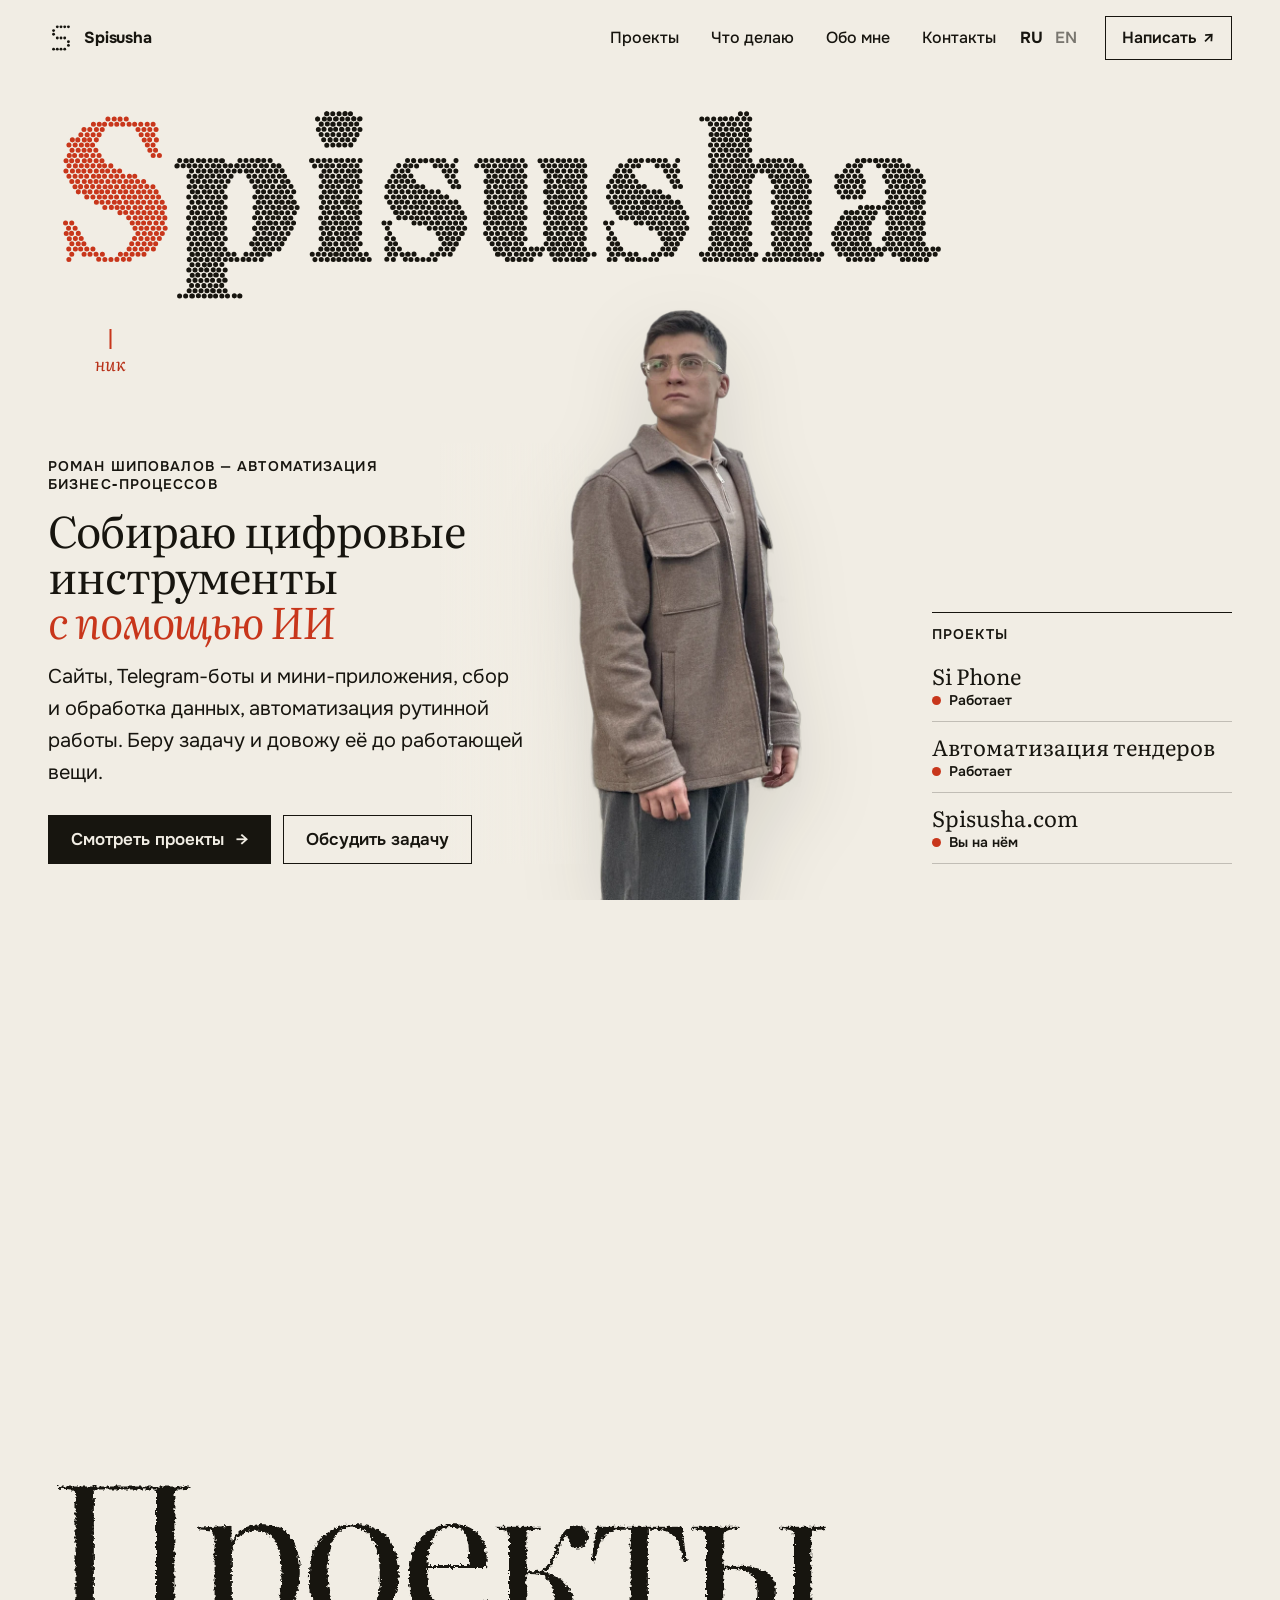
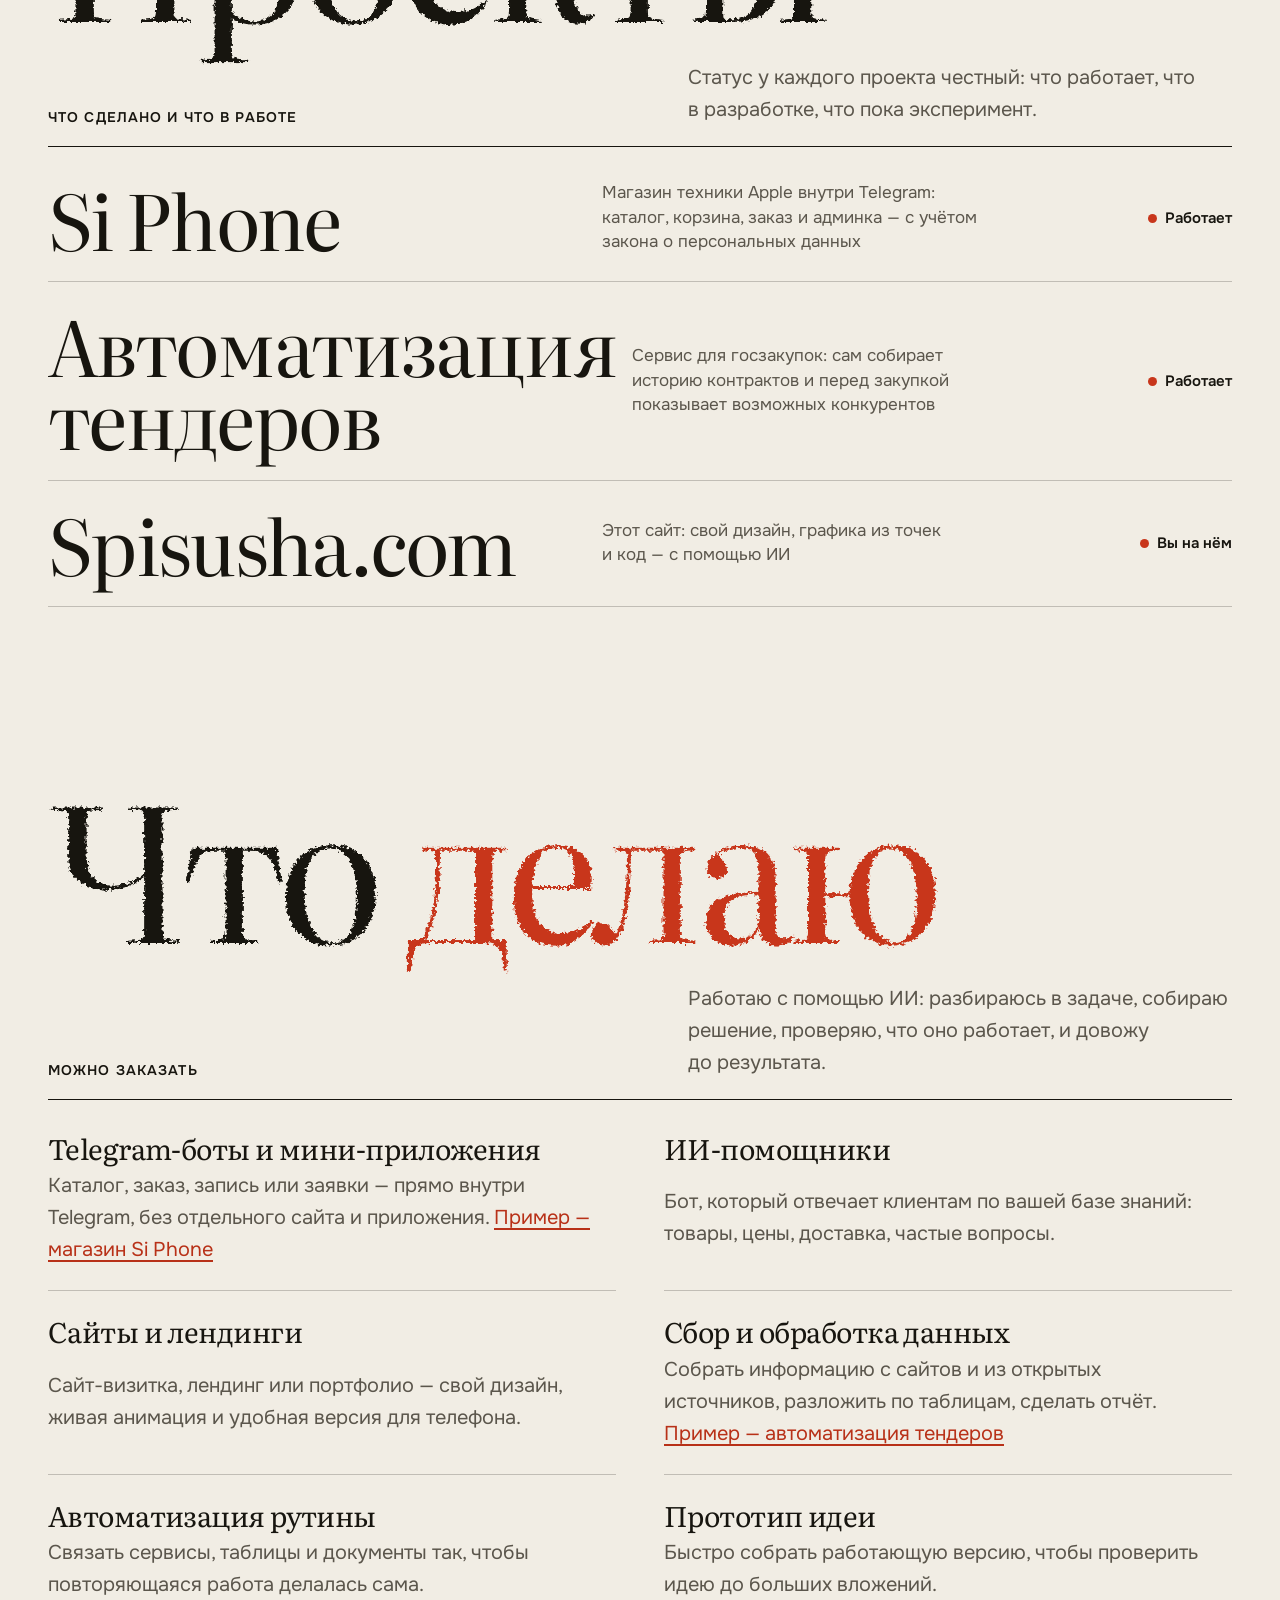
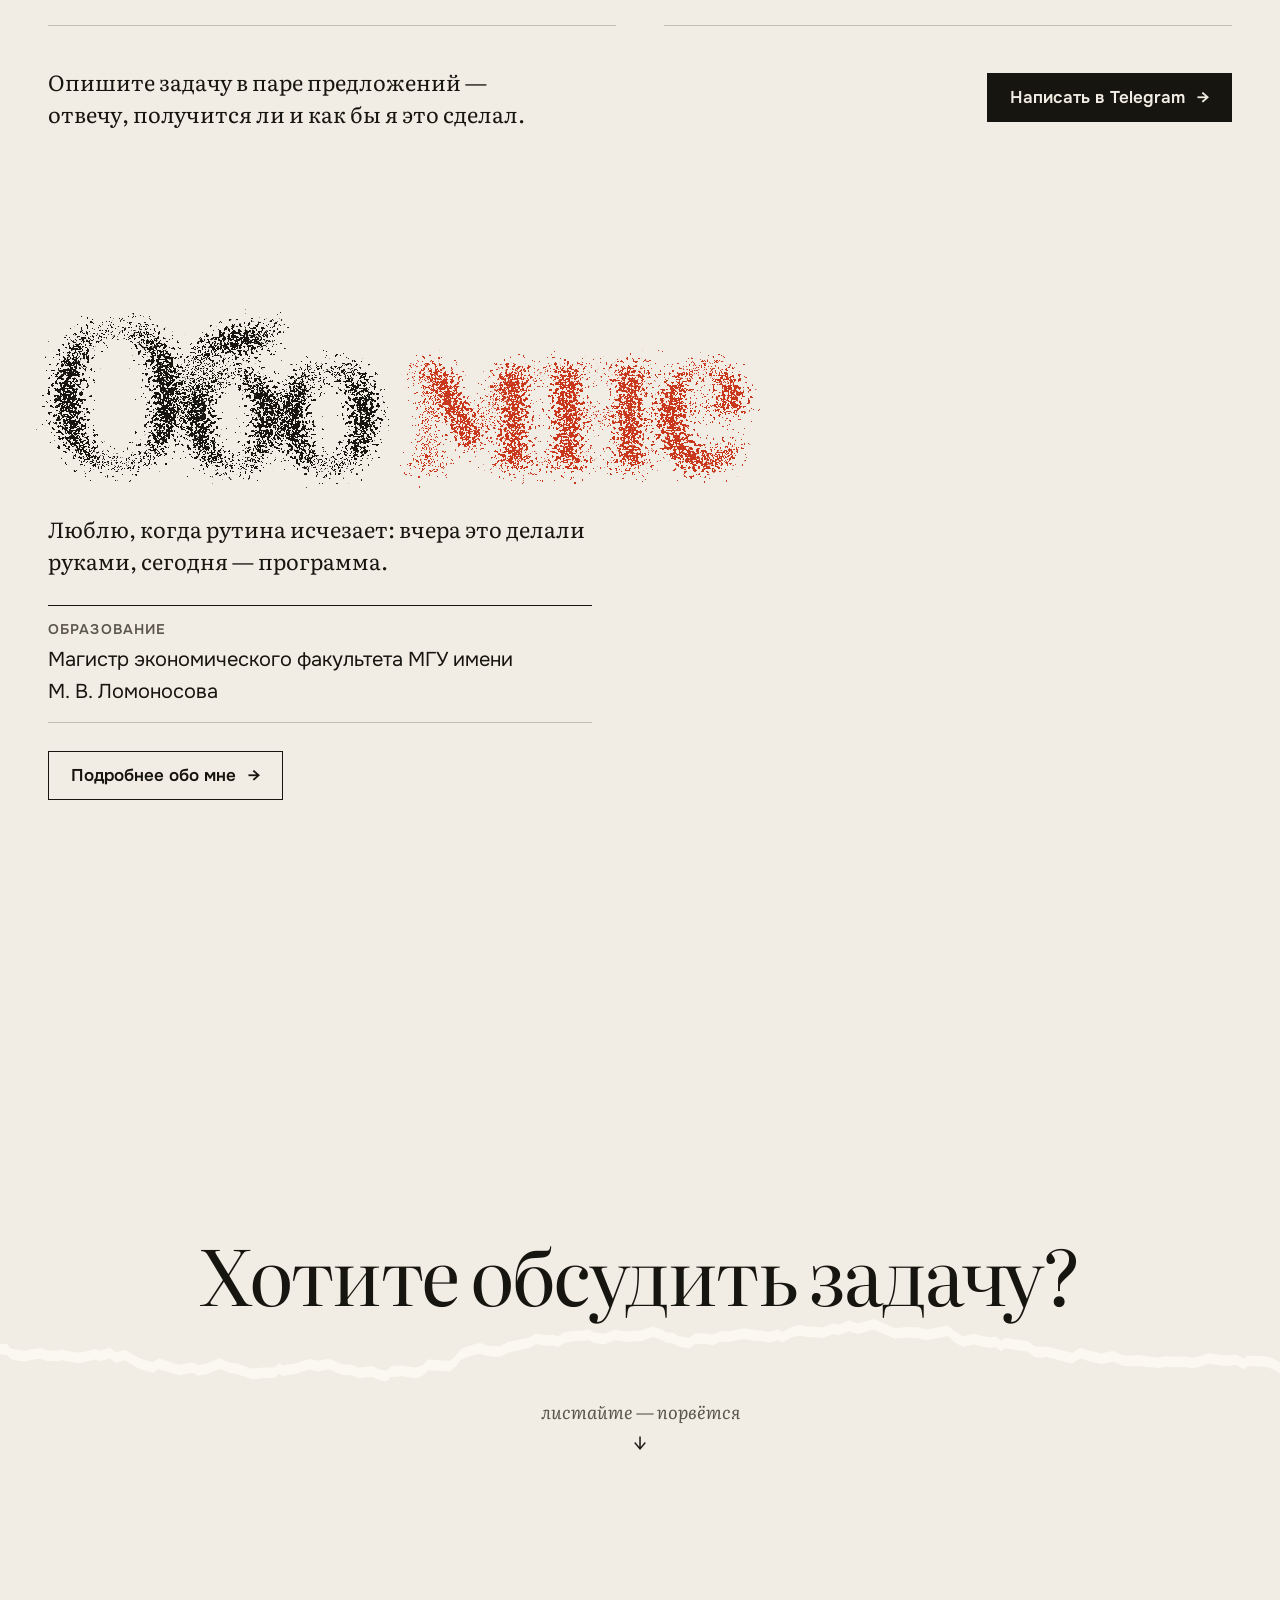
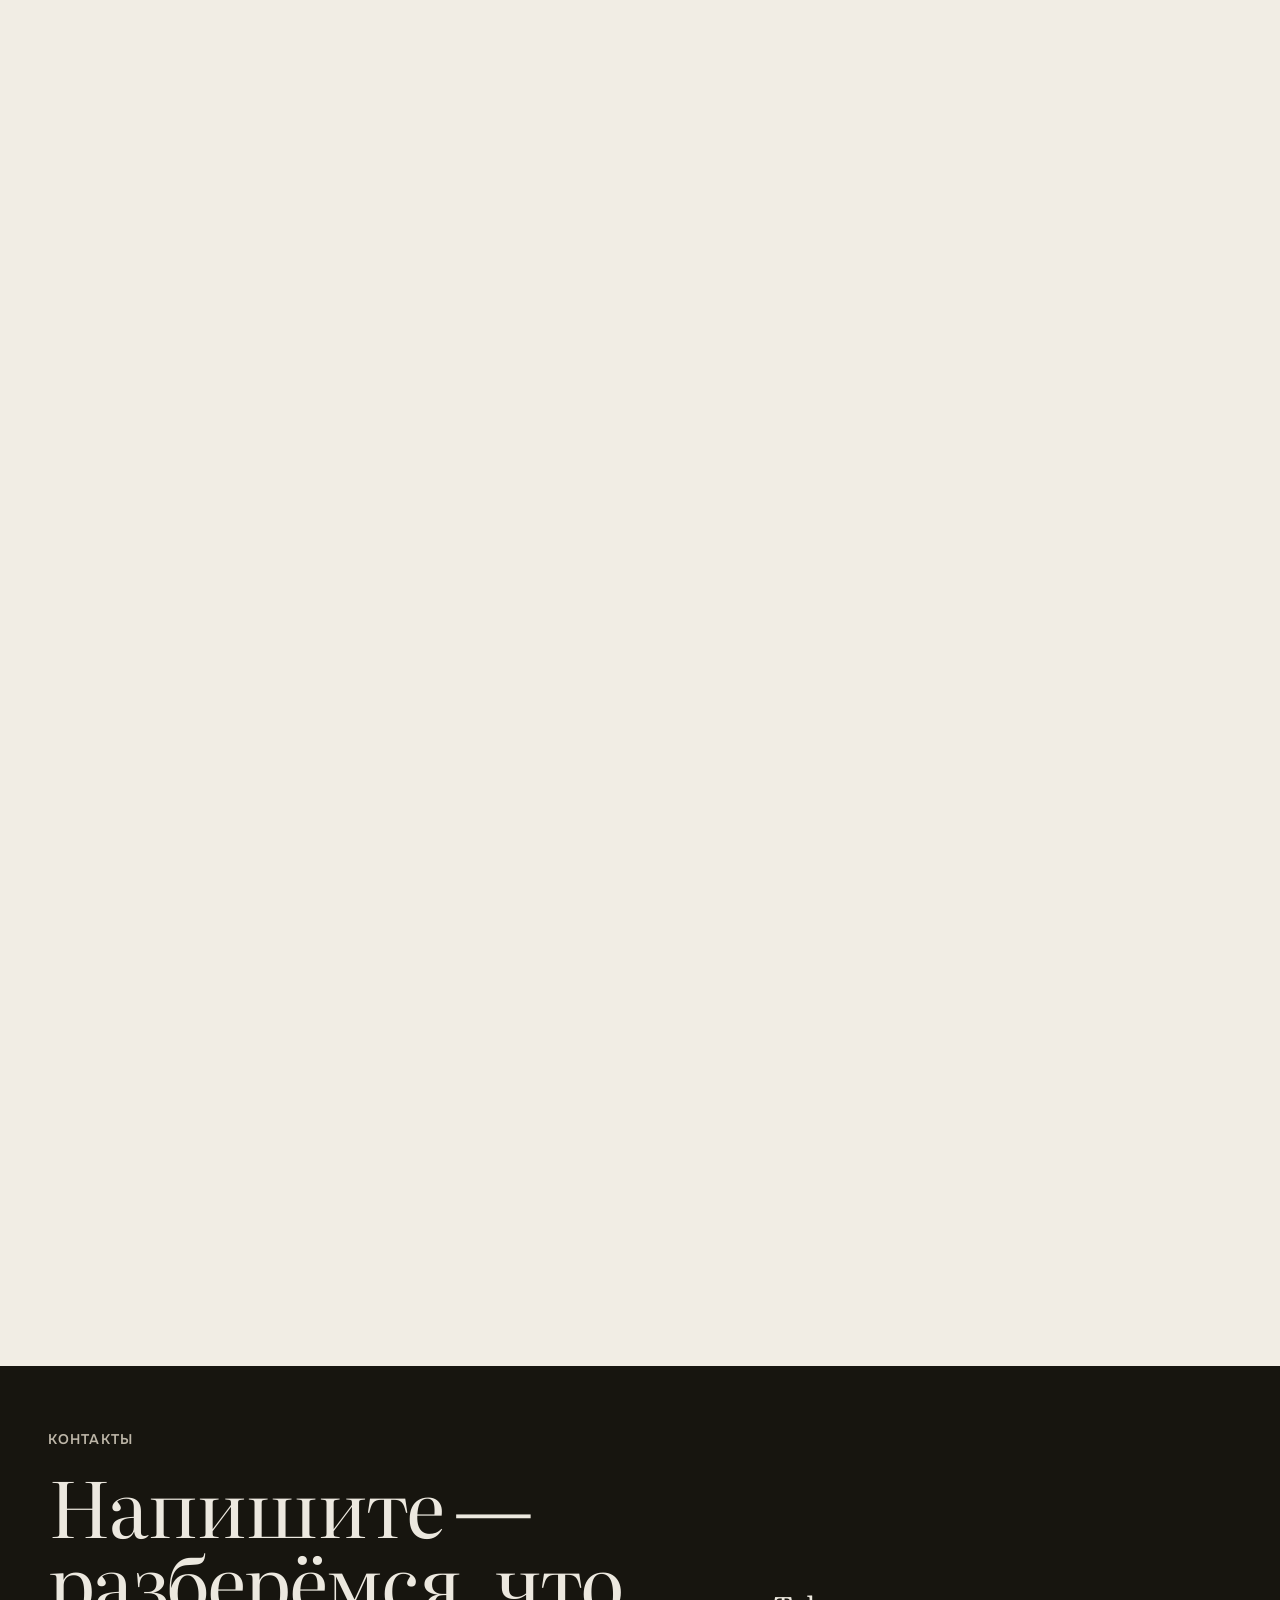
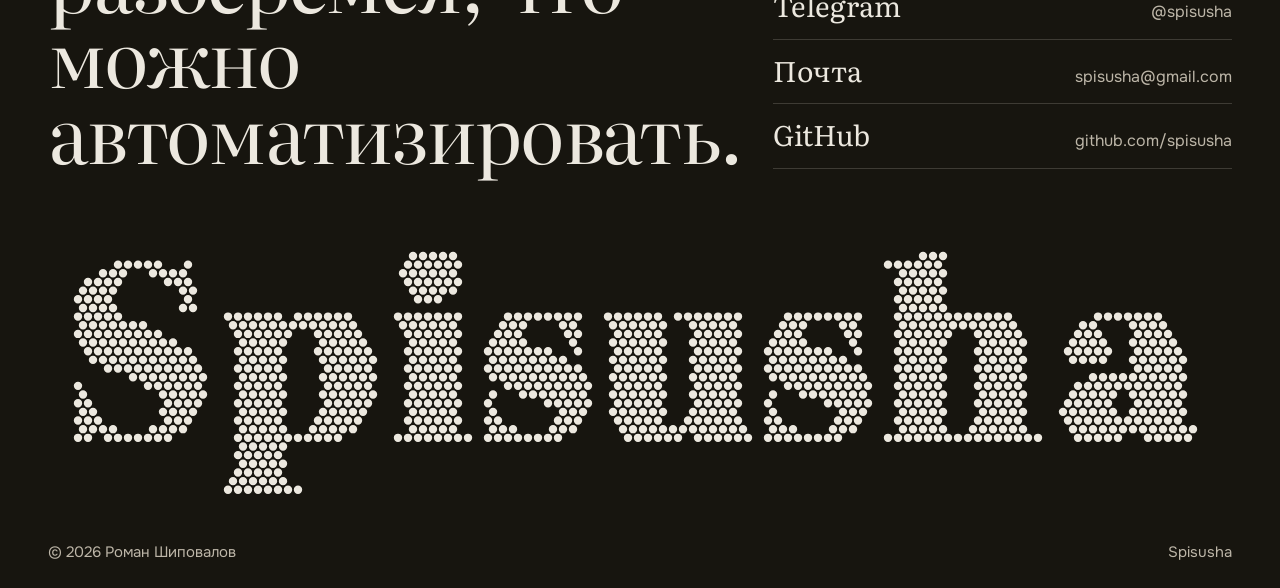
<file: index.html>
<!DOCTYPE html><html lang="ru"><head><meta charset="utf-8"><meta name="viewport" content="width=device-width, initial-scale=1"><!-- Язык при первом заходе (DECISIONS 26, 89): по языкам браузера, не по IP (в РФ многие сидят через VPN).
       Если среди языков браузера нет русского (и близких: uk, be, kk) — с русской страницы переходим на английскую.
       Ручной выбор RU/EN запоминается и дальше не переопределяется. Поисковых роботов не перенаправляем,
       а с английской версии на русскую — никогда (чтобы английские ссылки работали у всех). --><script>
    (function () {
      try {
        var p = location.pathname, isEn = /^\/en(\/|$)/.test(p), saved = localStorage.getItem('lang');
        if (isEn || saved === 'ru' || /bot|crawl|spider|slurp|yandex|google|bing|lighthouse|headless/i.test(navigator.userAgent)) return;
        var langs = (navigator.languages && navigator.languages.length ? navigator.languages : [navigator.language || '']).join(',');
        if (saved === 'en' || !/(^|,)\s*(ru|uk|be|kk)\b/i.test(langs)) location.replace('/en' + p + location.search + location.hash);
      } catch (e) {}
    })();
  </script><title>Роман Шиповалов — автоматизация бизнес-процессов с помощью ИИ · Spisusha</title><meta name="description" content="Делаю сайты, Telegram-ботов и мини-приложения, автоматизирую работу с данными и документами с помощью ИИ. Проекты, демо и контакты."><link rel="canonical" href="https://spisusha.com/"><link rel="alternate" hreflang="ru" href="https://spisusha.com/"><link rel="alternate" hreflang="en" href="https://spisusha.com/en/"><link rel="alternate" hreflang="x-default" href="https://spisusha.com/"><meta property="og:type" content="website"><meta property="og:locale" content="ru_RU"><meta property="og:locale:alternate" content="en_US"><meta property="og:site_name" content="Spisusha"><meta property="og:title" content="Роман Шиповалов — автоматизация бизнес-процессов с помощью ИИ · Spisusha"><meta property="og:description" content="Делаю сайты, Telegram-ботов и мини-приложения, автоматизирую работу с данными и документами с помощью ИИ. Проекты, демо и контакты."><meta property="og:url" content="https://spisusha.com/"><!-- картинка превью ссылки в Telegram, WhatsApp, соцсетях — обложка сайта на своём языке (tools/qa/make-previews.mjs) --><meta property="og:image" content="https://spisusha.com/img/og-ru.jpg"><meta property="og:image:width" content="1200"><meta property="og:image:height" content="630"><meta property="og:image:alt" content="Spisusha — Роман Шиповалов: собираю цифровые инструменты с помощью ИИ"><meta name="twitter:card" content="summary_large_image"><script type="application/ld+json">{"@context":"https://schema.org","@graph":[{"@type":"WebSite","@id":"https://spisusha.com/#website","url":"https://spisusha.com/","name":"Spisusha","alternateName":"spisusha.com","inLanguage":["ru","en"],"publisher":{"@id":"https://spisusha.com/#person"}},{"@type":"Person","@id":"https://spisusha.com/#person","url":"https://spisusha.com/","name":"Роман Шиповалов","alternateName":["Spisusha","Roman Shipovalov"],"knowsAbout":"автоматизация бизнес-процессов","sameAs":["https://t.me/spisusha","https://github.com/spisusha"]}]}</script><meta name="theme-color" content="#F1EDE4"><link rel="icon" href="/favicon.svg" type="image/svg+xml"><link rel="apple-touch-icon" href="/apple-touch-icon.png"><link rel="sitemap" type="application/xml" href="/sitemap.xml"><meta name="generator" content="Astro v7.4.1"><link rel="stylesheet" href="/_astro/Base.ia-x1stv.css"><link rel="stylesheet" href="/_astro/HomePage.CrFc5JrW.css"><style>.inkhead[data-astro-cid-rsvat6ad]{font:400 var(--fs-ink)/.9 var(--serif);letter-spacing:-.045em;margin:0;padding:12px 0 .2em}.inkhead[data-astro-cid-rsvat6ad] em[data-astro-cid-rsvat6ad]{color:var(--cinnabar);font-style:normal}
</style></head><body><a class="skip" href="#main">Перейти к содержанию</a><header class="nav" data-nav-root data-astro-cid-wpvy4v7s><a class="nav__brand" href="/" aria-label="Spisusha — на главную" data-astro-cid-wpvy4v7s><svg viewBox="0 0 22 28" fill="currentColor" aria-hidden="true"><circle cx="7" cy="2" r="1.55"/><circle cx="11" cy="2" r="1.55"/><circle cx="15" cy="2" r="1.55"/><circle cx="19" cy="2" r="1.55"/><circle cx="3" cy="6" r="1.55"/><circle cx="3" cy="10" r="1.55"/><circle cx="7" cy="14" r="1.55"/><circle cx="11" cy="14" r="1.55"/><circle cx="15" cy="14" r="1.55"/><circle cx="19" cy="18" r="1.55"/><circle cx="19" cy="22" r="1.55"/><circle cx="3" cy="26" r="1.55"/><circle cx="7" cy="26" r="1.55"/><circle cx="11" cy="26" r="1.55"/><circle cx="15" cy="26" r="1.55"/></svg><span class="nav__word" aria-hidden="true" data-astro-cid-wpvy4v7s><i style="--i:0" data-astro-cid-wpvy4v7s>S</i><i style="--i:1" data-astro-cid-wpvy4v7s>p</i><i style="--i:2" data-astro-cid-wpvy4v7s>i</i><i style="--i:3" data-astro-cid-wpvy4v7s>s</i><i style="--i:4" data-astro-cid-wpvy4v7s>u</i><i style="--i:5" data-astro-cid-wpvy4v7s>s</i><i style="--i:6" data-astro-cid-wpvy4v7s>h</i><i style="--i:7" data-astro-cid-wpvy4v7s>a</i></span></a><nav class="nav__links" aria-label="Основная навигация" data-astro-cid-wpvy4v7s><a href="/#projects" data-astro-cid-wpvy4v7s>Проекты</a><a href="/#services" data-astro-cid-wpvy4v7s>Что делаю</a><a href="/about/" data-astro-cid-wpvy4v7s>Обо мне</a><a href="/#contacts" data-astro-cid-wpvy4v7s>Контакты</a></nav><div class="nav__lang" aria-label="Язык сайта" data-astro-cid-wpvy4v7s><b aria-current="true" data-astro-cid-wpvy4v7s>RU</b><a href="/en/" data-lang="en" hreflang="en" data-astro-cid-wpvy4v7s>EN</a></div><a class="nav__cta" href="https://t.me/spisusha" target="_blank" rel="noopener" data-astro-cid-wpvy4v7s>Написать <span aria-hidden="true" data-astro-cid-wpvy4v7s>↗</span></a><button class="nav__menu" type="button" aria-expanded="false" aria-controls="sheet" data-menu data-astro-cid-wpvy4v7s>Меню</button></header><div class="sheet" id="sheet" role="dialog" aria-modal="true" aria-label="Меню" inert data-astro-cid-wpvy4v7s><button class="sheet__close" type="button" data-menu data-astro-cid-wpvy4v7s>Закрыть</button><div data-astro-cid-wpvy4v7s><nav class="sheet__nav" aria-label="Меню" data-astro-cid-wpvy4v7s><a href="/#projects" data-astro-cid-wpvy4v7s>Проекты</a><a href="/#services" data-astro-cid-wpvy4v7s>Что делаю</a><a href="/about/" data-astro-cid-wpvy4v7s>Обо мне</a><a href="/#contacts" data-astro-cid-wpvy4v7s>Контакты</a></nav><div class="sheet__contacts" data-astro-cid-wpvy4v7s><span data-astro-cid-wpvy4v7s>Связаться</span><a href="https://t.me/spisusha" target="_blank" rel="noopener" data-astro-cid-wpvy4v7s>Telegram — @spisusha</a><a href="mailto:spisusha@gmail.com" data-astro-cid-wpvy4v7s>Почта — spisusha@gmail.com</a><a href="https://github.com/spisusha" target="_blank" rel="noopener" data-astro-cid-wpvy4v7s>GitHub — github.com/spisusha</a></div></div><div class="sheet__foot" data-astro-cid-wpvy4v7s><span class="sheet__lang" aria-label="Язык сайта" data-astro-cid-wpvy4v7s><b aria-current="true" data-astro-cid-wpvy4v7s>RU</b><a href="/en/" data-lang="en" hreflang="en" data-astro-cid-wpvy4v7s>EN</a></span><span data-astro-cid-wpvy4v7s>Spisusha</span></div></div><script type="module">var e=document.querySelector(`[data-nav-root]`),t=document.getElementById(`sheet`),n=document.querySelectorAll(`[data-menu]`),r=e.querySelector(`.nav__menu`),i=e=>{t.classList.toggle(`is-open`,e),t.inert=!e,document.documentElement.style.overflow=e?`hidden`:``,n.forEach(t=>t.setAttribute(`aria-expanded`,String(e))),e?t.querySelector(`.sheet__close`)?.focus():r.focus({preventScroll:!0})};n.forEach(e=>e.addEventListener(`click`,()=>i(!t.classList.contains(`is-open`)))),t.querySelectorAll(`a`).forEach(e=>e.addEventListener(`click`,()=>i(!1))),addEventListener(`keydown`,e=>{e.key===`Escape`&&t.classList.contains(`is-open`)&&i(!1)}),document.querySelectorAll(`[data-lang]`).forEach(e=>e.addEventListener(`click`,()=>{try{localStorage.setItem(`lang`,e.dataset.lang)}catch{}}));var a=!1,o=()=>{a=!1;let t=e.offsetHeight/2,n=e=>{let n=e.getBoundingClientRect();return n.top<t+12&&n.bottom>t-12};e.classList.toggle(`is-scrolled`,scrollY>24),e.classList.toggle(`is-folded`,[...document.querySelectorAll(`[data-dodge]`)].some(n)),e.classList.toggle(`is-ink`,[...document.querySelectorAll(`[data-nav="ink"]`)].some(n))};addEventListener(`scroll`,()=>{a||(a=!0,requestAnimationFrame(o))},{passive:!0}),addEventListener(`resize`,o),o();</script><main id="main"><section class="scene" id="top" aria-labelledby="h1" data-astro-cid-ge2uvauf><!-- на телефоне — мягкая остановка прокрутки там, где «Shipovalov» уже собран (DECISIONS 80) --><i class="snap" data-snap="top" aria-hidden="true" data-astro-cid-ge2uvauf></i><i class="snap" data-snap="pause" aria-hidden="true" data-astro-cid-ge2uvauf></i><div class="stage" data-astro-cid-ge2uvauf><div class="inner" data-astro-cid-ge2uvauf><div class="mast" role="img" aria-label="Spisusha — Shipovalov" data-astro-cid-ge2uvauf><canvas id="mast" aria-hidden="true" data-astro-cid-ge2uvauf></canvas><!-- выноска под общей S: «ник» → «фамилия» (вариант b, DECISIONS 63) --><div class="mast__tag" aria-hidden="true" data-astro-cid-ge2uvauf><i data-astro-cid-ge2uvauf></i><span class="a" data-astro-cid-ge2uvauf>ник</span><span class="b" data-astro-cid-ge2uvauf>фамилия</span></div></div><img class="figure" src="/img/roman.webp" width="470" height="1200" alt="Роман Шиповалов" fetchpriority="high" data-astro-cid-ge2uvauf><div class="lines" data-astro-cid-ge2uvauf><div class="lines__main" data-astro-cid-ge2uvauf><h1 id="h1" data-astro-cid-ge2uvauf><span class="kicker" data-astro-cid-ge2uvauf>Роман Шиповалов — автоматизация бизнес‑процессов</span> Собираю цифровые инструменты <em data-astro-cid-ge2uvauf>с помощью ИИ</em></h1><p data-astro-cid-ge2uvauf>Сайты, Telegram-боты и мини-приложения, сбор и обработка данных, автоматизация рутинной работы. Беру задачу и довожу её до работающей вещи.</p><div class="cta" data-astro-cid-ge2uvauf><a class="btn btn--solid" href="#projects" data-astro-cid-ge2uvauf>Смотреть проекты <span class="arr" aria-hidden="true" data-astro-cid-ge2uvauf>→</span></a><a class="btn" href="https://t.me/spisusha" target="_blank" rel="noopener" data-astro-cid-ge2uvauf>Обсудить задачу</a></div></div><aside class="issue" aria-label="Проекты" data-astro-cid-ge2uvauf><h2 class="kicker" data-astro-cid-ge2uvauf>Проекты</h2><a href="/projects/si-phone/" data-astro-cid-ge2uvauf><b data-astro-cid-ge2uvauf>Si Phone</b><span class="status" data-astro-cid-ge2uvauf>Работает</span></a><a href="/projects/tenders/" data-astro-cid-ge2uvauf><b data-astro-cid-ge2uvauf>Автоматизация тендеров</b><span class="status" data-astro-cid-ge2uvauf>Работает</span></a><a href="/projects/spisusha/" data-astro-cid-ge2uvauf><b data-astro-cid-ge2uvauf>Spisusha.com</b><span class="status" data-astro-cid-ge2uvauf>Вы на нём</span></a></aside></div></div></div></section><script type="module" src="/_astro/Hero.astro_astro_type_script_index_0_lang.DWVAjFaL.js"></script><section class="work wrap" id="projects" aria-labelledby="projects-h" data-astro-cid-ftq3vvlr><h2 class="inkhead" id="projects-h" data-ink="true" data-dodge="true" data-astro-cid-rsvat6ad="true">Проекты</h2><div class="sec-head" data-astro-cid-ftq3vvlr><span class="kicker" data-astro-cid-ftq3vvlr>Что сделано и что в работе</span><p data-astro-cid-ftq3vvlr>Статус у каждого проекта честный: что работает, что в разработке, что пока эксперимент.</p></div><div class="plist" data-plist data-astro-cid-ftq3vvlr><a class="prow" id="project-si-phone" href="/projects/si-phone/" data-preview="/img/si-phone-preview.webp" data-astro-cid-ftq3vvlr="true"><h3 class="prow__t" data-astro-cid-ftq3vvlr>Si Phone</h3><p class="prow__d" data-astro-cid-ftq3vvlr>Магазин техники Apple внутри Telegram: каталог, корзина, заказ и админка — с учётом закона о персональных данных</p><span class="prow__s status" data-astro-cid-ftq3vvlr>Работает</span><span class="prow__img" data-astro-cid-ftq3vvlr><img src="/img/si-phone-preview.webp" alt="Главный экран магазина Si Phone" width="280" height="350" loading="lazy" decoding="async" data-astro-cid-ftq3vvlr></span></a><a class="prow" id="project-tenders" href="/projects/tenders/" data-preview="/img/tenders-preview.webp" data-astro-cid-ftq3vvlr="true"><h3 class="prow__t" data-astro-cid-ftq3vvlr>Автоматизация тендеров</h3><p class="prow__d" data-astro-cid-ftq3vvlr>Сервис для госзакупок: сам собирает историю контрактов и перед закупкой показывает возможных конкурентов</p><span class="prow__s status" data-astro-cid-ftq3vvlr>Работает</span><span class="prow__img" data-astro-cid-ftq3vvlr><img src="/img/tenders-preview.webp" alt="Схематичный вид кабинета подбора конкурентов, без реальных данных" width="280" height="350" loading="lazy" decoding="async" data-astro-cid-ftq3vvlr></span></a><a class="prow" id="project-spisusha" href="/projects/spisusha/" data-preview="/img/spisusha-preview.webp" data-astro-cid-ftq3vvlr="true"><h3 class="prow__t" data-astro-cid-ftq3vvlr>Spisusha.com</h3><p class="prow__d" data-astro-cid-ftq3vvlr>Этот сайт: свой дизайн, графика из точек и код — с помощью ИИ</p><span class="prow__s status" data-astro-cid-ftq3vvlr>Вы на нём</span><span class="prow__img" data-astro-cid-ftq3vvlr><img src="/img/spisusha-preview.webp" alt="Обложка этого сайта на экране ноутбука" width="280" height="350" loading="lazy" decoding="async" data-astro-cid-ftq3vvlr></span></a></div></section><div class="peek" aria-hidden="true" data-astro-cid-ftq3vvlr><img alt="" data-astro-cid-ftq3vvlr></div><script type="module" src="/_astro/Projects.astro_astro_type_script_index_0_lang.DiQqZ-Q0.js"></script><section class="services wrap" id="services" aria-labelledby="services-h" data-astro-cid-lesv7jgp><h2 class="inkhead" id="services-h" data-ink="true" data-dodge="true" data-astro-cid-rsvat6ad="true">Что <em data-astro-cid-rsvat6ad>делаю</em></h2><div class="sec-head" data-astro-cid-lesv7jgp><span class="kicker" data-astro-cid-lesv7jgp>Можно заказать</span><p data-astro-cid-lesv7jgp>Работаю с помощью ИИ: разбираюсь в задаче, собираю решение, проверяю, что оно работает, и довожу до результата.</p></div><ol class="slist" data-astro-cid-lesv7jgp><li data-astro-cid-lesv7jgp><h3 data-astro-cid-lesv7jgp>Telegram-боты и мини-приложения</h3><p data-astro-cid-lesv7jgp>Каталог, заказ, запись или заявки — прямо внутри Telegram, без отдельного сайта и приложения. <a href="/projects/si-phone/" data-astro-cid-lesv7jgp>Пример — магазин Si Phone</a></p></li><li data-astro-cid-lesv7jgp><h3 data-astro-cid-lesv7jgp>ИИ-помощники</h3><p data-astro-cid-lesv7jgp>Бот, который отвечает клиентам по вашей базе знаний: товары, цены, доставка, частые вопросы.</p></li><li data-astro-cid-lesv7jgp><h3 data-astro-cid-lesv7jgp>Сайты и лендинги</h3><p data-astro-cid-lesv7jgp>Сайт-визитка, лендинг или портфолио — свой дизайн, живая анимация и удобная версия для телефона.</p></li><li data-astro-cid-lesv7jgp><h3 data-astro-cid-lesv7jgp>Сбор и обработка данных</h3><p data-astro-cid-lesv7jgp>Собрать информацию с сайтов и из открытых источников, разложить по таблицам, сделать отчёт. <a href="/projects/tenders/" data-astro-cid-lesv7jgp>Пример — автоматизация тендеров</a></p></li><li data-astro-cid-lesv7jgp><h3 data-astro-cid-lesv7jgp>Автоматизация рутины</h3><p data-astro-cid-lesv7jgp>Связать сервисы, таблицы и документы так, чтобы повторяющаяся работа делалась сама.</p></li><li data-astro-cid-lesv7jgp><h3 data-astro-cid-lesv7jgp>Прототип идеи</h3><p data-astro-cid-lesv7jgp>Быстро собрать работающую версию, чтобы проверить идею до больших вложений.</p></li></ol><div class="services__cta" data-astro-cid-lesv7jgp><p data-astro-cid-lesv7jgp>Опишите задачу в паре предложений — отвечу, получится ли и как бы я это сделал.</p><a class="btn btn--solid" href="https://t.me/spisusha" target="_blank" rel="noopener" data-astro-cid-lesv7jgp>Написать в Telegram <span class="arr" aria-hidden="true" data-astro-cid-lesv7jgp>→</span></a></div></section><section class="about wrap" id="about" aria-labelledby="about-h" data-astro-cid-ij324sto><h2 class="inkhead" id="about-h" data-ink="true" data-dodge="true" data-astro-cid-rsvat6ad="true">Обо <em data-astro-cid-rsvat6ad>мне</em></h2><p class="about__lede" data-astro-cid-ij324sto>Люблю, когда рутина исчезает: вчера это делали руками, сегодня — программа.</p><p class="about__fact" data-astro-cid-ij324sto><span class="kicker" data-astro-cid-ij324sto>Образование</span>Магистр экономического факультета МГУ имени М. В. Ломоносова</p><a class="btn about__more" href="/about/" data-astro-cid-ij324sto>Подробнее обо мне <span class="arr" aria-hidden="true" data-astro-cid-ij324sto>→</span></a></section><div class="tear" data-tear aria-hidden="true" data-astro-cid-kzfu6pri><div class="tear__pin" data-astro-cid-kzfu6pri><div class="tear__under" data-astro-cid-kzfu6pri><span data-astro-cid-kzfu6pri>Контакты</span></div><div class="tear__half tear__bottom" data-astro-cid-kzfu6pri><div class="tear__fiber" data-astro-cid-kzfu6pri></div><div class="tear__label" data-astro-cid-kzfu6pri><span class="hint" data-astro-cid-kzfu6pri>листайте — порвётся</span><span data-astro-cid-kzfu6pri>↓</span></div></div><div class="tear__half tear__top" data-astro-cid-kzfu6pri><div class="tear__fiber" data-astro-cid-kzfu6pri></div><div class="tear__label" data-astro-cid-kzfu6pri><span class="q" data-astro-cid-kzfu6pri>Хотите обсудить задачу?</span></div></div></div></div><script type="module" src="/_astro/Tear.astro_astro_type_script_index_0_lang.WXqpoJhl.js"></script></main><footer class="foot" id="contacts" data-nav="ink" aria-labelledby="contacts-h" data-astro-cid-jo6i4kqk><div class="wrap" data-astro-cid-jo6i4kqk><h2 class="kicker" id="contacts-h" data-astro-cid-jo6i4kqk>Контакты</h2><div class="foot__grid" data-astro-cid-jo6i4kqk><p class="foot__cta" data-ink data-astro-cid-jo6i4kqk>Напишите — разберёмся, что можно автоматизировать.</p><ul class="foot__links" data-astro-cid-jo6i4kqk><li data-astro-cid-jo6i4kqk><a href="https://t.me/spisusha" target="_blank" rel="noopener" data-astro-cid-jo6i4kqk>Telegram <span data-astro-cid-jo6i4kqk>@spisusha</span></a></li><li data-astro-cid-jo6i4kqk><a href="mailto:spisusha@gmail.com" data-astro-cid-jo6i4kqk>Почта <span data-astro-cid-jo6i4kqk>spisusha@gmail.com</span></a></li><li data-astro-cid-jo6i4kqk><a href="https://github.com/spisusha" target="_blank" rel="noopener" data-astro-cid-jo6i4kqk>GitHub <span data-astro-cid-jo6i4kqk>github.com/spisusha</span></a></li></ul></div><div class="foot__word" data-astro-cid-jo6i4kqk><canvas id="footword" aria-hidden="true" data-astro-cid-jo6i4kqk></canvas></div><!-- без подсказки «нажмите на слово» (DECISIONS 58): курсор-рука и реакция на мышь подскажут сами --><div class="foot__bar" data-astro-cid-jo6i4kqk><span data-astro-cid-jo6i4kqk>© 2026 Роман Шиповалов</span><span data-astro-cid-jo6i4kqk>Spisusha</span></div></div></footer><script type="module" src="/_astro/Footer.astro_astro_type_script_index_0_lang.BC5z6a9N.js"></script><script type="module" src="/_astro/Base.astro_astro_type_script_index_0_lang.C7ZgEbsv.js"></script></body></html>
</file>
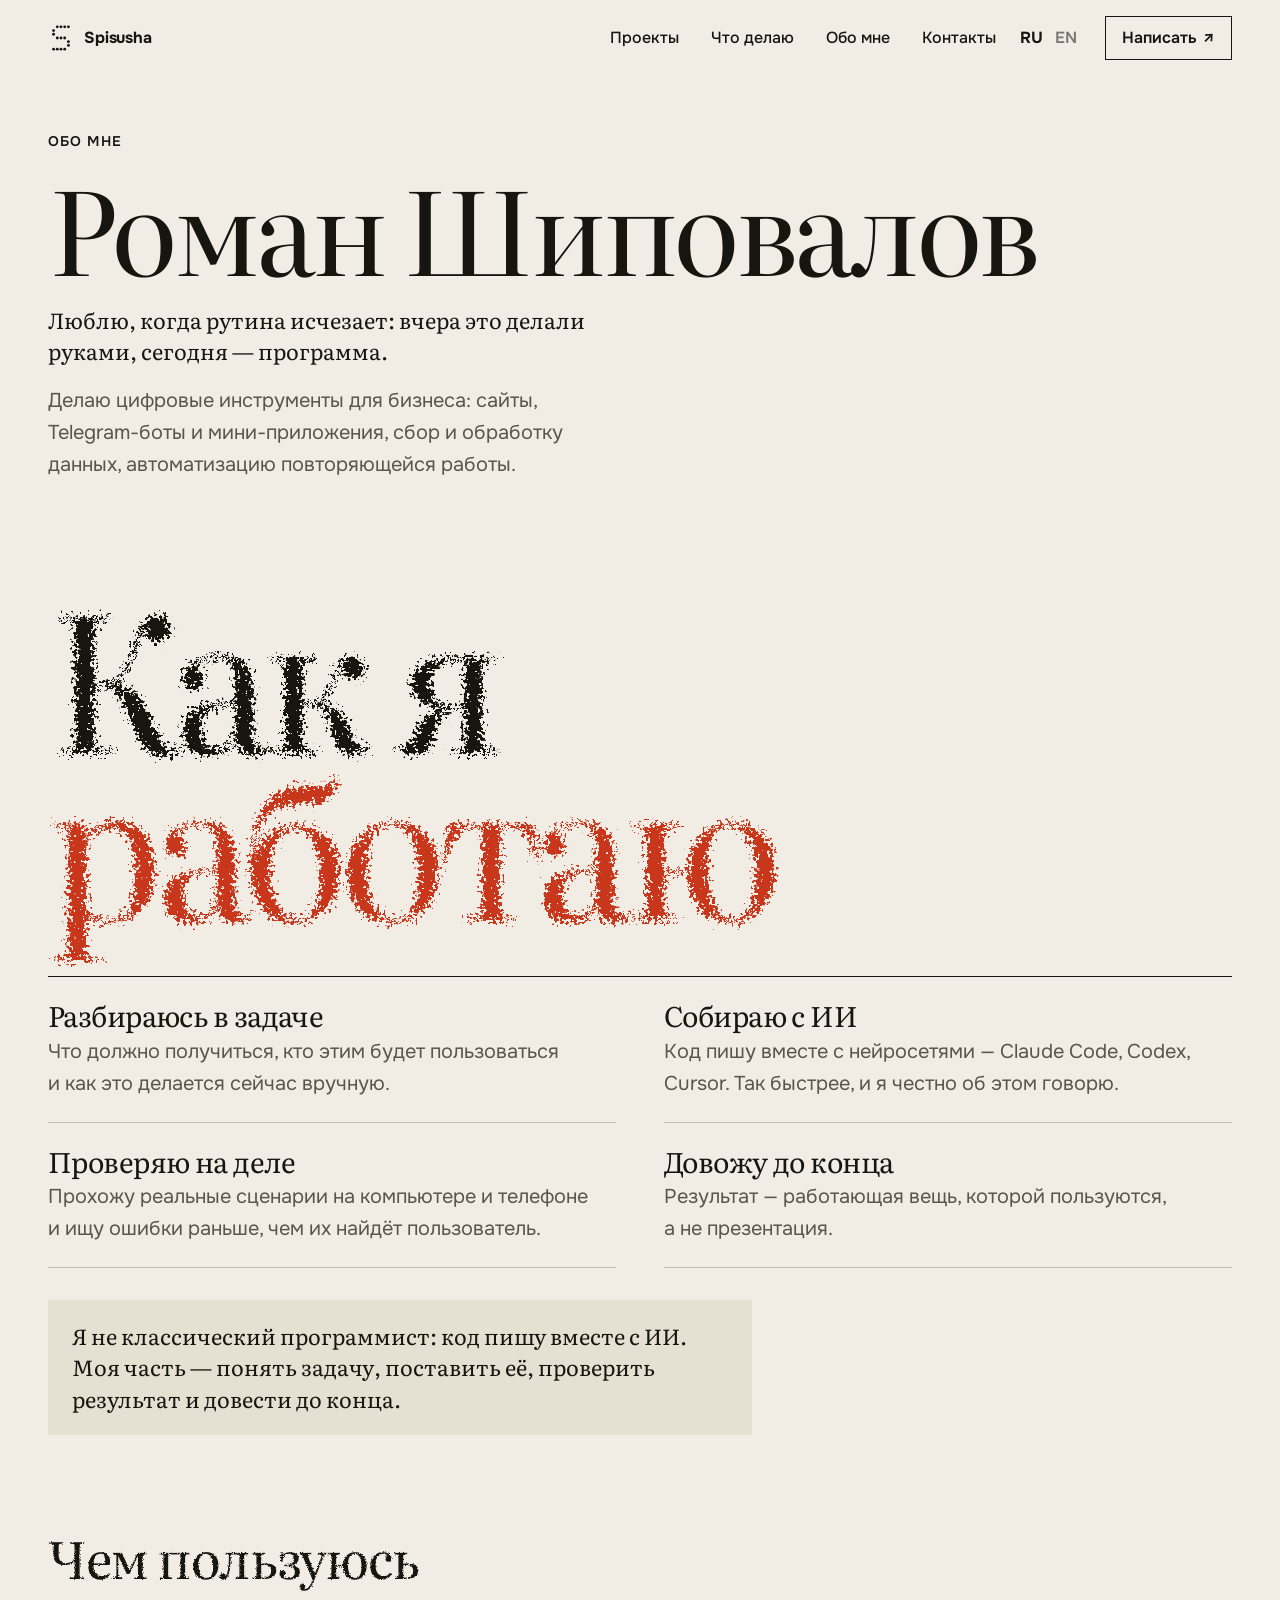
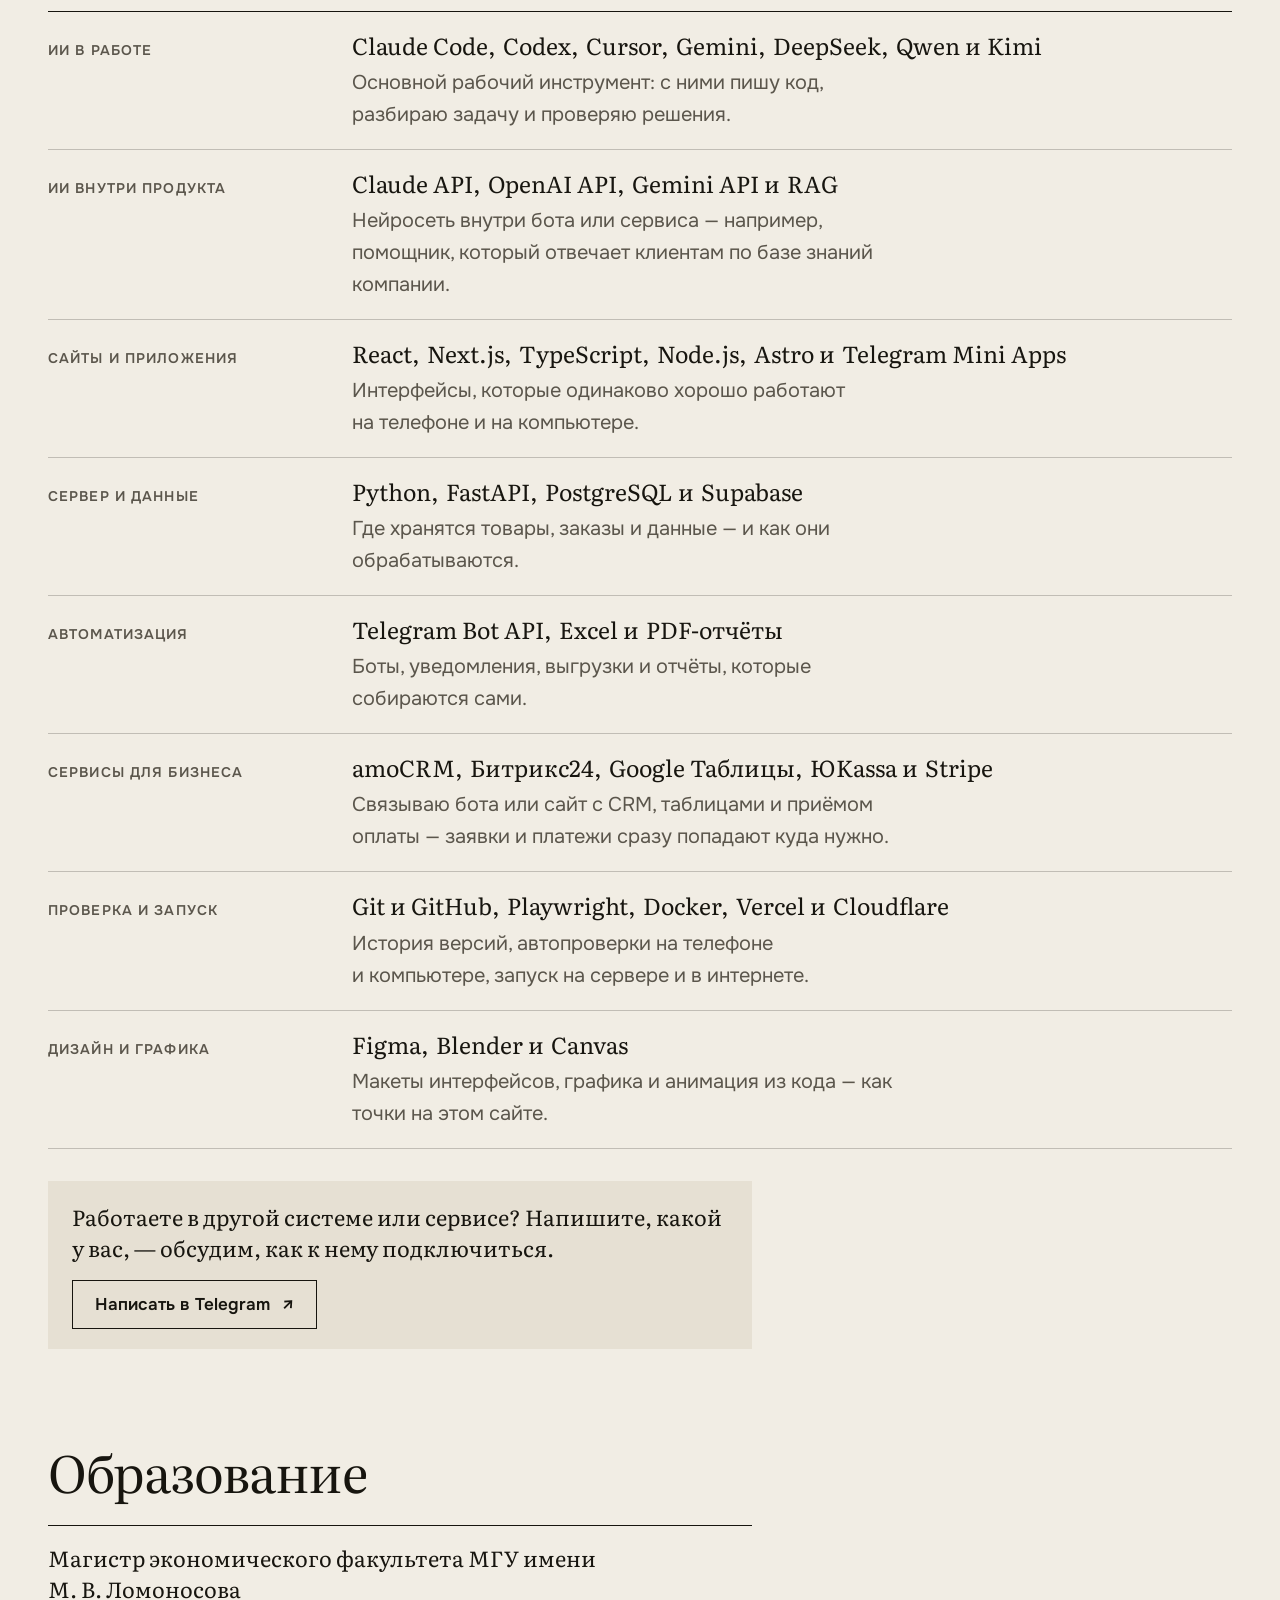
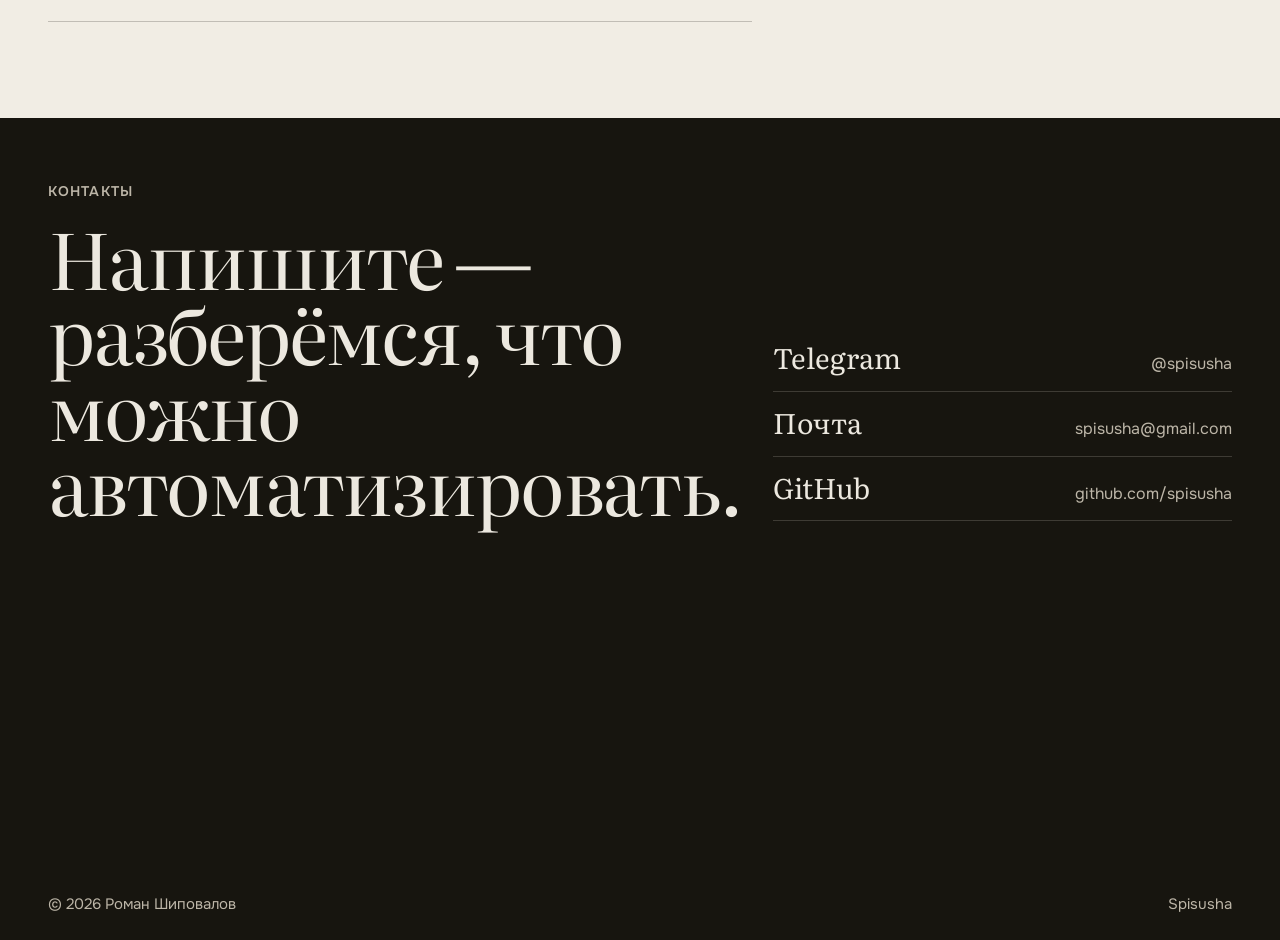
<file: about/index.html>
<!DOCTYPE html><html lang="ru"><head><meta charset="utf-8"><meta name="viewport" content="width=device-width, initial-scale=1"><!-- Язык при первом заходе (DECISIONS 26, 89): по языкам браузера, не по IP (в РФ многие сидят через VPN).
       Если среди языков браузера нет русского (и близких: uk, be, kk) — с русской страницы переходим на английскую.
       Ручной выбор RU/EN запоминается и дальше не переопределяется. Поисковых роботов не перенаправляем,
       а с английской версии на русскую — никогда (чтобы английские ссылки работали у всех). --><script>
    (function () {
      try {
        var p = location.pathname, isEn = /^\/en(\/|$)/.test(p), saved = localStorage.getItem('lang');
        if (isEn || saved === 'ru' || /bot|crawl|spider|slurp|yandex|google|bing|lighthouse|headless/i.test(navigator.userAgent)) return;
        var langs = (navigator.languages && navigator.languages.length ? navigator.languages : [navigator.language || '']).join(',');
        if (saved === 'en' || !/(^|,)\s*(ru|uk|be|kk)\b/i.test(langs)) location.replace('/en' + p + location.search + location.hash);
      } catch (e) {}
    })();
  </script><title>Обо мне — Роман Шиповалов · Spisusha</title><meta name="description" content="Роман Шиповалов (Spisusha): делаю сайты, Telegram-ботов и мини-приложения, автоматизацию работы с данными с помощью ИИ. Как я работаю и чем пользуюсь."><link rel="canonical" href="https://spisusha.com/about/"><link rel="alternate" hreflang="ru" href="https://spisusha.com/about/"><link rel="alternate" hreflang="en" href="https://spisusha.com/en/about/"><link rel="alternate" hreflang="x-default" href="https://spisusha.com/about/"><meta property="og:type" content="website"><meta property="og:locale" content="ru_RU"><meta property="og:locale:alternate" content="en_US"><meta property="og:site_name" content="Spisusha"><meta property="og:title" content="Обо мне — Роман Шиповалов · Spisusha"><meta property="og:description" content="Роман Шиповалов (Spisusha): делаю сайты, Telegram-ботов и мини-приложения, автоматизацию работы с данными с помощью ИИ. Как я работаю и чем пользуюсь."><meta property="og:url" content="https://spisusha.com/about/"><!-- картинка превью ссылки в Telegram, WhatsApp, соцсетях — обложка сайта на своём языке (tools/qa/make-previews.mjs) --><meta property="og:image" content="https://spisusha.com/img/og-ru.jpg"><meta property="og:image:width" content="1200"><meta property="og:image:height" content="630"><meta property="og:image:alt" content="Spisusha — Роман Шиповалов: собираю цифровые инструменты с помощью ИИ"><meta name="twitter:card" content="summary_large_image"><script type="application/ld+json">{"@context":"https://schema.org","@graph":[{"@type":"WebSite","@id":"https://spisusha.com/#website","url":"https://spisusha.com/","name":"Spisusha","alternateName":"spisusha.com","inLanguage":["ru","en"],"publisher":{"@id":"https://spisusha.com/#person"}},{"@type":"Person","@id":"https://spisusha.com/#person","url":"https://spisusha.com/","name":"Роман Шиповалов","alternateName":["Spisusha","Roman Shipovalov"],"knowsAbout":"автоматизация бизнес-процессов","sameAs":["https://t.me/spisusha","https://github.com/spisusha"]}]}</script><meta name="theme-color" content="#F1EDE4"><link rel="icon" href="/favicon.svg" type="image/svg+xml"><link rel="apple-touch-icon" href="/apple-touch-icon.png"><link rel="sitemap" type="application/xml" href="/sitemap.xml"><meta name="generator" content="Astro v7.4.1"><link rel="stylesheet" href="/_astro/Base.ia-x1stv.css"><style>.inkhead[data-astro-cid-rsvat6ad]{font:400 var(--fs-ink)/.9 var(--serif);letter-spacing:-.045em;margin:0;padding:12px 0 .2em}.inkhead[data-astro-cid-rsvat6ad] em[data-astro-cid-rsvat6ad]{color:var(--cinnabar);font-style:normal}
.ab-head[data-astro-cid-tdycyq42]{max-width:var(--max);gap:18px;padding-top:132px;display:grid}.ab-head[data-astro-cid-tdycyq42] h1[data-astro-cid-tdycyq42]{font:400 clamp(52px, 9vw, 150px)/.9 var(--serif);letter-spacing:-.045em;margin:6px 0 8px}.lede[data-astro-cid-tdycyq42]{font:400 var(--fs-lede)/var(--lh-lede) var(--serif);max-width:36rem;margin:0}.intro[data-astro-cid-tdycyq42]{max-width:var(--measure);color:var(--graphite);margin:0}.ab-sec[data-astro-cid-tdycyq42]{padding-block:var(--s-9) 0}.sec-title[data-astro-cid-tdycyq42]{font:400 clamp(34px, 4vw, 60px)/1.02 var(--serif);letter-spacing:-.025em;margin:0 0 28px}.dots[data-astro-cid-tdycyq42]{border-top:1.5px solid var(--ink);margin:16px 0 0;padding:0;list-style:none}.dots[data-astro-cid-tdycyq42] li[data-astro-cid-tdycyq42]{border-bottom:1px solid var(--rule);gap:4px;padding:22px 0;display:grid}.dots[data-astro-cid-tdycyq42] h3[data-astro-cid-tdycyq42]{font:400 var(--fs-h4)/1.15 var(--serif);letter-spacing:-.02em;margin:0}.dots[data-astro-cid-tdycyq42] p[data-astro-cid-tdycyq42]{color:var(--graphite);max-width:var(--measure);margin:0}@media (width>=960px){.dots[data-astro-cid-tdycyq42]{grid-template-columns:1fr 1fr;column-gap:48px;display:grid}}.honest[data-astro-cid-tdycyq42]{background:var(--paper-deep);max-width:44rem;font:400 var(--fs-lede)/var(--lh-lede) var(--serif);margin:32px 0 0;padding:20px 24px}.tools[data-astro-cid-tdycyq42]{border-top:1.5px solid var(--ink);margin:0}.tools[data-astro-cid-tdycyq42] div[data-astro-cid-tdycyq42]{border-bottom:1px solid var(--rule);gap:4px 24px;padding:18px 0;display:grid}.tools[data-astro-cid-tdycyq42] dt[data-astro-cid-tdycyq42]{font:600 var(--fs-kicker)/1.3 var(--sans);letter-spacing:.08em;text-transform:uppercase;color:var(--graphite)}.tools[data-astro-cid-tdycyq42] dd[data-astro-cid-tdycyq42]{gap:6px;margin:0;display:grid}.tools__list[data-astro-cid-tdycyq42] span[data-astro-cid-tdycyq42]{white-space:nowrap}.tools__list[data-astro-cid-tdycyq42]{font:400 clamp(20px, 1.8vw, 26px)/1.35 var(--serif);flex-wrap:wrap;align-items:baseline;gap:2px 0;display:flex}.tools__list[data-astro-cid-tdycyq42] span[data-astro-cid-tdycyq42]:not(:last-child):after{content:",";margin-right:.3em}.tools__list[data-astro-cid-tdycyq42] span[data-astro-cid-tdycyq42]:nth-last-child(2):after{content:" и"}:root:lang(en) .tools__list[data-astro-cid-tdycyq42] span[data-astro-cid-tdycyq42]:nth-last-child(2):after{content:"ਊnd"}.tools__why[data-astro-cid-tdycyq42]{color:var(--graphite);max-width:var(--measure)}.invite[data-astro-cid-tdycyq42]{background:var(--paper-deep);justify-items:start;gap:16px;max-width:44rem;margin-top:32px;padding:20px 24px;display:grid}.invite[data-astro-cid-tdycyq42] p[data-astro-cid-tdycyq42]{font:400 var(--fs-lede)/var(--lh-lede) var(--serif);margin:0}@media (width>=960px){.tools[data-astro-cid-tdycyq42] div[data-astro-cid-tdycyq42]{grid-template-columns:280px 1fr;align-items:baseline}}.fact[data-astro-cid-tdycyq42]{font:400 var(--fs-lede)/var(--lh-lede) var(--serif);border-top:1.5px solid var(--ink);border-bottom:1px solid var(--rule);max-width:44rem;margin:0;padding:16px 0}.ab-end[data-astro-cid-tdycyq42]{height:var(--s-9)}
</style></head><body><a class="skip" href="#main">Перейти к содержанию</a><header class="nav" data-nav-root data-astro-cid-wpvy4v7s><a class="nav__brand" href="/" aria-label="Spisusha — на главную" data-astro-cid-wpvy4v7s><svg viewBox="0 0 22 28" fill="currentColor" aria-hidden="true"><circle cx="7" cy="2" r="1.55"/><circle cx="11" cy="2" r="1.55"/><circle cx="15" cy="2" r="1.55"/><circle cx="19" cy="2" r="1.55"/><circle cx="3" cy="6" r="1.55"/><circle cx="3" cy="10" r="1.55"/><circle cx="7" cy="14" r="1.55"/><circle cx="11" cy="14" r="1.55"/><circle cx="15" cy="14" r="1.55"/><circle cx="19" cy="18" r="1.55"/><circle cx="19" cy="22" r="1.55"/><circle cx="3" cy="26" r="1.55"/><circle cx="7" cy="26" r="1.55"/><circle cx="11" cy="26" r="1.55"/><circle cx="15" cy="26" r="1.55"/></svg><span class="nav__word" aria-hidden="true" data-astro-cid-wpvy4v7s><i style="--i:0" data-astro-cid-wpvy4v7s>S</i><i style="--i:1" data-astro-cid-wpvy4v7s>p</i><i style="--i:2" data-astro-cid-wpvy4v7s>i</i><i style="--i:3" data-astro-cid-wpvy4v7s>s</i><i style="--i:4" data-astro-cid-wpvy4v7s>u</i><i style="--i:5" data-astro-cid-wpvy4v7s>s</i><i style="--i:6" data-astro-cid-wpvy4v7s>h</i><i style="--i:7" data-astro-cid-wpvy4v7s>a</i></span></a><nav class="nav__links" aria-label="Основная навигация" data-astro-cid-wpvy4v7s><a href="/#projects" data-astro-cid-wpvy4v7s>Проекты</a><a href="/#services" data-astro-cid-wpvy4v7s>Что делаю</a><a href="/about/" data-astro-cid-wpvy4v7s>Обо мне</a><a href="/#contacts" data-astro-cid-wpvy4v7s>Контакты</a></nav><div class="nav__lang" aria-label="Язык сайта" data-astro-cid-wpvy4v7s><b aria-current="true" data-astro-cid-wpvy4v7s>RU</b><a href="/en/about/" data-lang="en" hreflang="en" data-astro-cid-wpvy4v7s>EN</a></div><a class="nav__cta" href="https://t.me/spisusha" target="_blank" rel="noopener" data-astro-cid-wpvy4v7s>Написать <span aria-hidden="true" data-astro-cid-wpvy4v7s>↗</span></a><button class="nav__menu" type="button" aria-expanded="false" aria-controls="sheet" data-menu data-astro-cid-wpvy4v7s>Меню</button></header><div class="sheet" id="sheet" role="dialog" aria-modal="true" aria-label="Меню" inert data-astro-cid-wpvy4v7s><button class="sheet__close" type="button" data-menu data-astro-cid-wpvy4v7s>Закрыть</button><div data-astro-cid-wpvy4v7s><nav class="sheet__nav" aria-label="Меню" data-astro-cid-wpvy4v7s><a href="/#projects" data-astro-cid-wpvy4v7s>Проекты</a><a href="/#services" data-astro-cid-wpvy4v7s>Что делаю</a><a href="/about/" data-astro-cid-wpvy4v7s>Обо мне</a><a href="/#contacts" data-astro-cid-wpvy4v7s>Контакты</a></nav><div class="sheet__contacts" data-astro-cid-wpvy4v7s><span data-astro-cid-wpvy4v7s>Связаться</span><a href="https://t.me/spisusha" target="_blank" rel="noopener" data-astro-cid-wpvy4v7s>Telegram — @spisusha</a><a href="mailto:spisusha@gmail.com" data-astro-cid-wpvy4v7s>Почта — spisusha@gmail.com</a><a href="https://github.com/spisusha" target="_blank" rel="noopener" data-astro-cid-wpvy4v7s>GitHub — github.com/spisusha</a></div></div><div class="sheet__foot" data-astro-cid-wpvy4v7s><span class="sheet__lang" aria-label="Язык сайта" data-astro-cid-wpvy4v7s><b aria-current="true" data-astro-cid-wpvy4v7s>RU</b><a href="/en/about/" data-lang="en" hreflang="en" data-astro-cid-wpvy4v7s>EN</a></span><span data-astro-cid-wpvy4v7s>Spisusha</span></div></div><script type="module">var e=document.querySelector(`[data-nav-root]`),t=document.getElementById(`sheet`),n=document.querySelectorAll(`[data-menu]`),r=e.querySelector(`.nav__menu`),i=e=>{t.classList.toggle(`is-open`,e),t.inert=!e,document.documentElement.style.overflow=e?`hidden`:``,n.forEach(t=>t.setAttribute(`aria-expanded`,String(e))),e?t.querySelector(`.sheet__close`)?.focus():r.focus({preventScroll:!0})};n.forEach(e=>e.addEventListener(`click`,()=>i(!t.classList.contains(`is-open`)))),t.querySelectorAll(`a`).forEach(e=>e.addEventListener(`click`,()=>i(!1))),addEventListener(`keydown`,e=>{e.key===`Escape`&&t.classList.contains(`is-open`)&&i(!1)}),document.querySelectorAll(`[data-lang]`).forEach(e=>e.addEventListener(`click`,()=>{try{localStorage.setItem(`lang`,e.dataset.lang)}catch{}}));var a=!1,o=()=>{a=!1;let t=e.offsetHeight/2,n=e=>{let n=e.getBoundingClientRect();return n.top<t+12&&n.bottom>t-12};e.classList.toggle(`is-scrolled`,scrollY>24),e.classList.toggle(`is-folded`,[...document.querySelectorAll(`[data-dodge]`)].some(n)),e.classList.toggle(`is-ink`,[...document.querySelectorAll(`[data-nav="ink"]`)].some(n))};addEventListener(`scroll`,()=>{a||(a=!0,requestAnimationFrame(o))},{passive:!0}),addEventListener(`resize`,o),o();</script><main id="main"><header class="wrap ab-head" data-astro-cid-tdycyq42><span class="kicker" data-astro-cid-tdycyq42>Обо мне</span><h1 data-dodge data-astro-cid-tdycyq42>Роман Шиповалов</h1><p class="lede" data-astro-cid-tdycyq42>Люблю, когда рутина исчезает: вчера это делали руками, сегодня — программа.</p><p class="intro" data-astro-cid-tdycyq42>Делаю цифровые инструменты для бизнеса: сайты, Telegram-боты и мини-приложения, сбор и обработку данных, автоматизацию повторяющейся работы.</p></header><section class="wrap ab-sec" aria-labelledby="how-h" data-astro-cid-tdycyq42><h2 class="inkhead" id="how-h" data-ink="true" data-dodge="true" data-astro-cid-rsvat6ad="true">Как я <em data-astro-cid-rsvat6ad>работаю</em></h2><ul class="dots" data-astro-cid-tdycyq42><li data-astro-cid-tdycyq42><h3 data-astro-cid-tdycyq42>Разбираюсь в задаче</h3><p data-astro-cid-tdycyq42>Что должно получиться, кто этим будет пользоваться и как это делается сейчас вручную.</p></li><li data-astro-cid-tdycyq42><h3 data-astro-cid-tdycyq42>Собираю с ИИ</h3><p data-astro-cid-tdycyq42>Код пишу вместе с нейросетями — Claude Code, Codex, Cursor. Так быстрее, и я честно об этом говорю.</p></li><li data-astro-cid-tdycyq42><h3 data-astro-cid-tdycyq42>Проверяю на деле</h3><p data-astro-cid-tdycyq42>Прохожу реальные сценарии на компьютере и телефоне и ищу ошибки раньше, чем их найдёт пользователь.</p></li><li data-astro-cid-tdycyq42><h3 data-astro-cid-tdycyq42>Довожу до конца</h3><p data-astro-cid-tdycyq42>Результат — работающая вещь, которой пользуются, а не презентация.</p></li></ul><p class="honest" data-astro-cid-tdycyq42>Я не классический программист: код пишу вместе с ИИ. Моя часть — понять задачу, поставить её, проверить результат и довести до конца.</p></section><section class="wrap ab-sec" aria-labelledby="tools-h" data-astro-cid-tdycyq42><h2 class="sec-title" id="tools-h" data-ink data-astro-cid-tdycyq42>Чем пользуюсь</h2><dl class="tools" data-astro-cid-tdycyq42><div data-astro-cid-tdycyq42><dt data-astro-cid-tdycyq42>ИИ в работе</dt><dd data-astro-cid-tdycyq42><span class="tools__list" data-astro-cid-tdycyq42><span data-astro-cid-tdycyq42>Claude Code</span><span data-astro-cid-tdycyq42>Codex</span><span data-astro-cid-tdycyq42>Cursor</span><span data-astro-cid-tdycyq42>Gemini</span><span data-astro-cid-tdycyq42>DeepSeek</span><span data-astro-cid-tdycyq42>Qwen</span><span data-astro-cid-tdycyq42>Kimi</span></span><span class="tools__why" data-astro-cid-tdycyq42>Основной рабочий инструмент: с ними пишу код, разбираю задачу и проверяю решения.</span></dd></div><div data-astro-cid-tdycyq42><dt data-astro-cid-tdycyq42>ИИ внутри продукта</dt><dd data-astro-cid-tdycyq42><span class="tools__list" data-astro-cid-tdycyq42><span data-astro-cid-tdycyq42>Claude API</span><span data-astro-cid-tdycyq42>OpenAI API</span><span data-astro-cid-tdycyq42>Gemini API</span><span data-astro-cid-tdycyq42>RAG</span></span><span class="tools__why" data-astro-cid-tdycyq42>Нейросеть внутри бота или сервиса — например, помощник, который отвечает клиентам по базе знаний компании.</span></dd></div><div data-astro-cid-tdycyq42><dt data-astro-cid-tdycyq42>Сайты и приложения</dt><dd data-astro-cid-tdycyq42><span class="tools__list" data-astro-cid-tdycyq42><span data-astro-cid-tdycyq42>React</span><span data-astro-cid-tdycyq42>Next.js</span><span data-astro-cid-tdycyq42>TypeScript</span><span data-astro-cid-tdycyq42>Node.js</span><span data-astro-cid-tdycyq42>Astro</span><span data-astro-cid-tdycyq42>Telegram Mini Apps</span></span><span class="tools__why" data-astro-cid-tdycyq42>Интерфейсы, которые одинаково хорошо работают на телефоне и на компьютере.</span></dd></div><div data-astro-cid-tdycyq42><dt data-astro-cid-tdycyq42>Сервер и данные</dt><dd data-astro-cid-tdycyq42><span class="tools__list" data-astro-cid-tdycyq42><span data-astro-cid-tdycyq42>Python</span><span data-astro-cid-tdycyq42>FastAPI</span><span data-astro-cid-tdycyq42>PostgreSQL</span><span data-astro-cid-tdycyq42>Supabase</span></span><span class="tools__why" data-astro-cid-tdycyq42>Где хранятся товары, заказы и данные — и как они обрабатываются.</span></dd></div><div data-astro-cid-tdycyq42><dt data-astro-cid-tdycyq42>Автоматизация</dt><dd data-astro-cid-tdycyq42><span class="tools__list" data-astro-cid-tdycyq42><span data-astro-cid-tdycyq42>Telegram Bot API</span><span data-astro-cid-tdycyq42>Excel</span><span data-astro-cid-tdycyq42>PDF-отчёты</span></span><span class="tools__why" data-astro-cid-tdycyq42>Боты, уведомления, выгрузки и отчёты, которые собираются сами.</span></dd></div><div data-astro-cid-tdycyq42><dt data-astro-cid-tdycyq42>Сервисы для бизнеса</dt><dd data-astro-cid-tdycyq42><span class="tools__list" data-astro-cid-tdycyq42><span data-astro-cid-tdycyq42>amoCRM</span><span data-astro-cid-tdycyq42>Битрикс24</span><span data-astro-cid-tdycyq42>Google Таблицы</span><span data-astro-cid-tdycyq42>ЮKassa</span><span data-astro-cid-tdycyq42>Stripe</span></span><span class="tools__why" data-astro-cid-tdycyq42>Связываю бота или сайт с CRM, таблицами и приёмом оплаты — заявки и платежи сразу попадают куда нужно.</span></dd></div><div data-astro-cid-tdycyq42><dt data-astro-cid-tdycyq42>Проверка и запуск</dt><dd data-astro-cid-tdycyq42><span class="tools__list" data-astro-cid-tdycyq42><span data-astro-cid-tdycyq42>Git и GitHub</span><span data-astro-cid-tdycyq42>Playwright</span><span data-astro-cid-tdycyq42>Docker</span><span data-astro-cid-tdycyq42>Vercel</span><span data-astro-cid-tdycyq42>Cloudflare</span></span><span class="tools__why" data-astro-cid-tdycyq42>История версий, автопроверки на телефоне и компьютере, запуск на сервере и в интернете.</span></dd></div><div data-astro-cid-tdycyq42><dt data-astro-cid-tdycyq42>Дизайн и графика</dt><dd data-astro-cid-tdycyq42><span class="tools__list" data-astro-cid-tdycyq42><span data-astro-cid-tdycyq42>Figma</span><span data-astro-cid-tdycyq42>Blender</span><span data-astro-cid-tdycyq42>Canvas</span></span><span class="tools__why" data-astro-cid-tdycyq42>Макеты интерфейсов, графика и анимация из кода — как точки на этом сайте.</span></dd></div></dl><!-- приглашение: если у клиента своя система — обсудить подключение (DECISIONS 95) --><div class="invite" data-astro-cid-tdycyq42><p data-astro-cid-tdycyq42>Работаете в другой системе или сервисе? Напишите, какой у вас, — обсудим, как к нему подключиться.</p><a class="btn" href="https://t.me/spisusha" target="_blank" rel="noopener" data-astro-cid-tdycyq42>Написать в Telegram <span class="arr" aria-hidden="true" data-astro-cid-tdycyq42>↗</span></a></div></section><section class="wrap ab-sec" aria-labelledby="edu-h" data-astro-cid-tdycyq42><h2 class="sec-title" id="edu-h" data-ink data-astro-cid-tdycyq42>Образование</h2><p class="fact" data-astro-cid-tdycyq42>Магистр экономического факультета МГУ имени М. В. Ломоносова</p></section><div class="ab-end" data-astro-cid-tdycyq42></div></main><footer class="foot" id="contacts" data-nav="ink" aria-labelledby="contacts-h" data-astro-cid-jo6i4kqk><div class="wrap" data-astro-cid-jo6i4kqk><h2 class="kicker" id="contacts-h" data-astro-cid-jo6i4kqk>Контакты</h2><div class="foot__grid" data-astro-cid-jo6i4kqk><p class="foot__cta" data-ink data-astro-cid-jo6i4kqk>Напишите — разберёмся, что можно автоматизировать.</p><ul class="foot__links" data-astro-cid-jo6i4kqk><li data-astro-cid-jo6i4kqk><a href="https://t.me/spisusha" target="_blank" rel="noopener" data-astro-cid-jo6i4kqk>Telegram <span data-astro-cid-jo6i4kqk>@spisusha</span></a></li><li data-astro-cid-jo6i4kqk><a href="mailto:spisusha@gmail.com" data-astro-cid-jo6i4kqk>Почта <span data-astro-cid-jo6i4kqk>spisusha@gmail.com</span></a></li><li data-astro-cid-jo6i4kqk><a href="https://github.com/spisusha" target="_blank" rel="noopener" data-astro-cid-jo6i4kqk>GitHub <span data-astro-cid-jo6i4kqk>github.com/spisusha</span></a></li></ul></div><div class="foot__word" data-astro-cid-jo6i4kqk><canvas id="footword" aria-hidden="true" data-astro-cid-jo6i4kqk></canvas></div><!-- без подсказки «нажмите на слово» (DECISIONS 58): курсор-рука и реакция на мышь подскажут сами --><div class="foot__bar" data-astro-cid-jo6i4kqk><span data-astro-cid-jo6i4kqk>© 2026 Роман Шиповалов</span><span data-astro-cid-jo6i4kqk>Spisusha</span></div></div></footer><script type="module" src="/_astro/Footer.astro_astro_type_script_index_0_lang.BC5z6a9N.js"></script><script type="module" src="/_astro/Base.astro_astro_type_script_index_0_lang.C7ZgEbsv.js"></script></body></html>
</file>
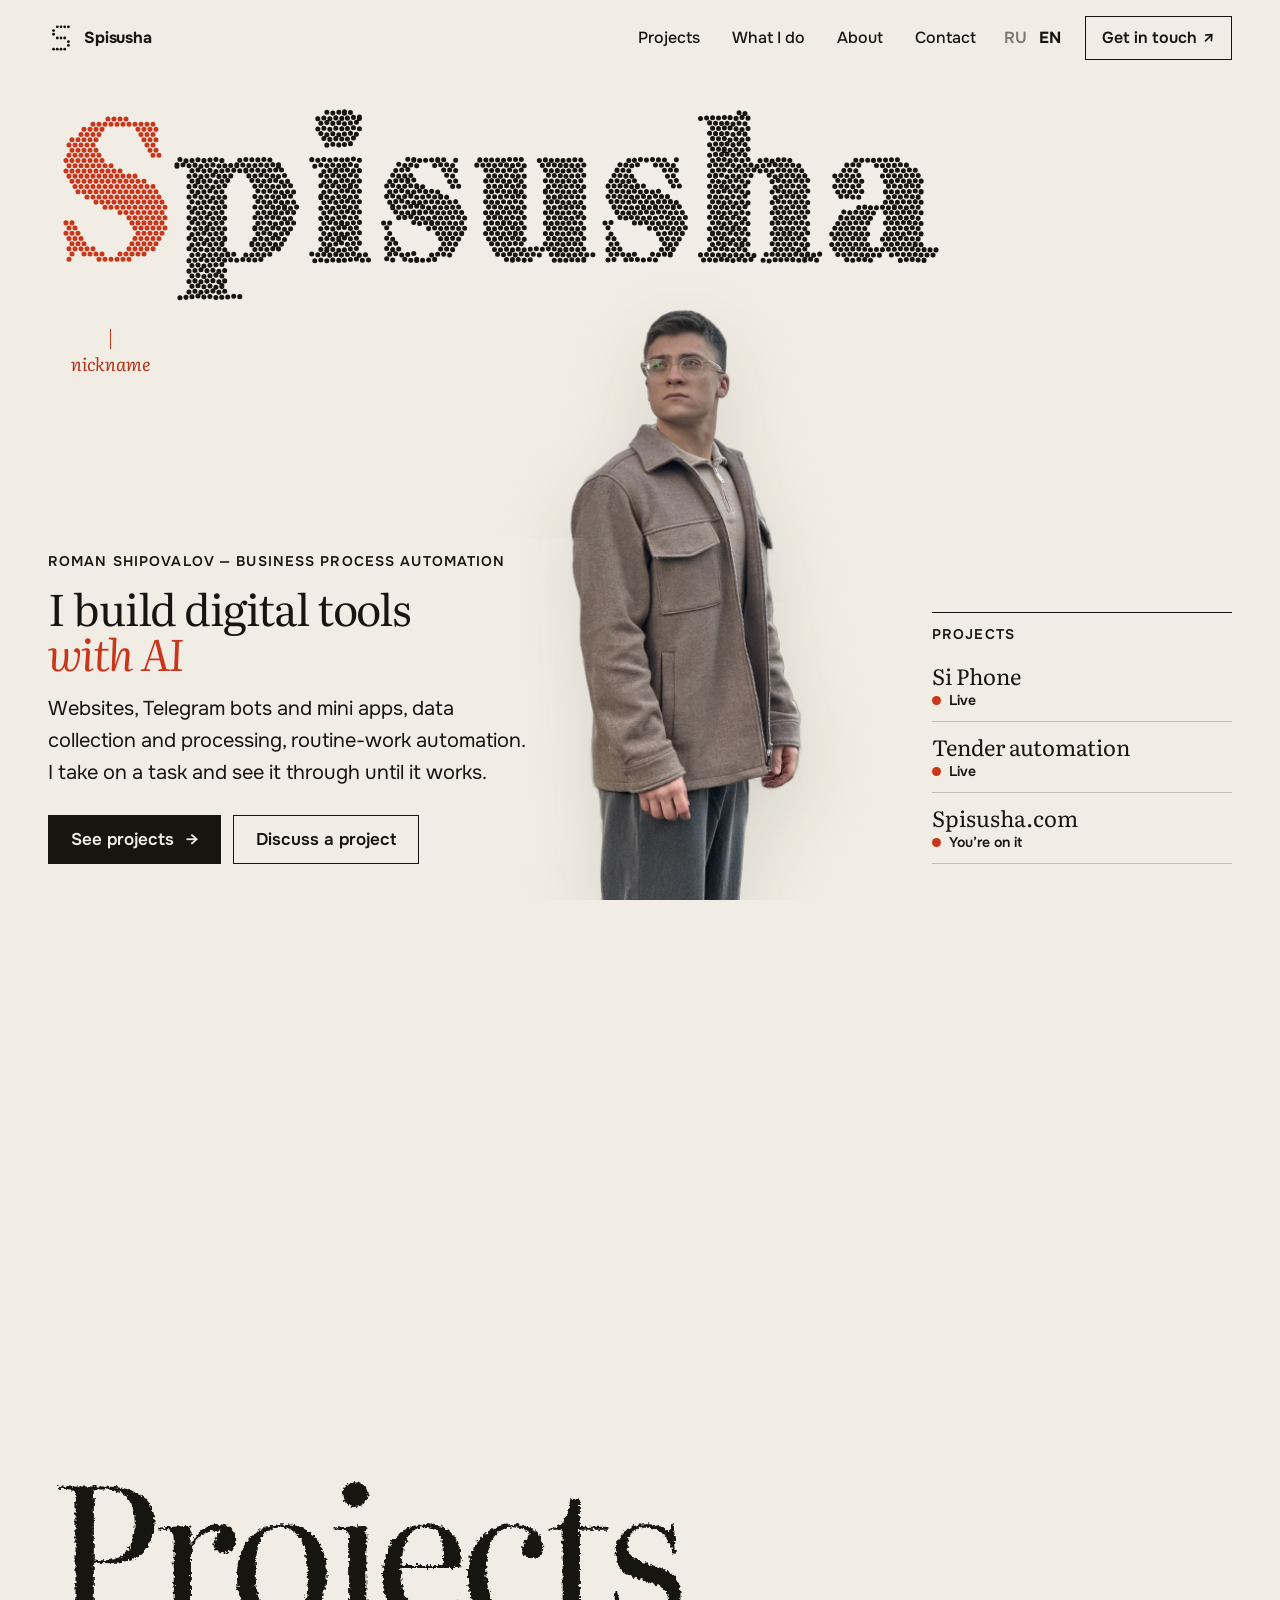
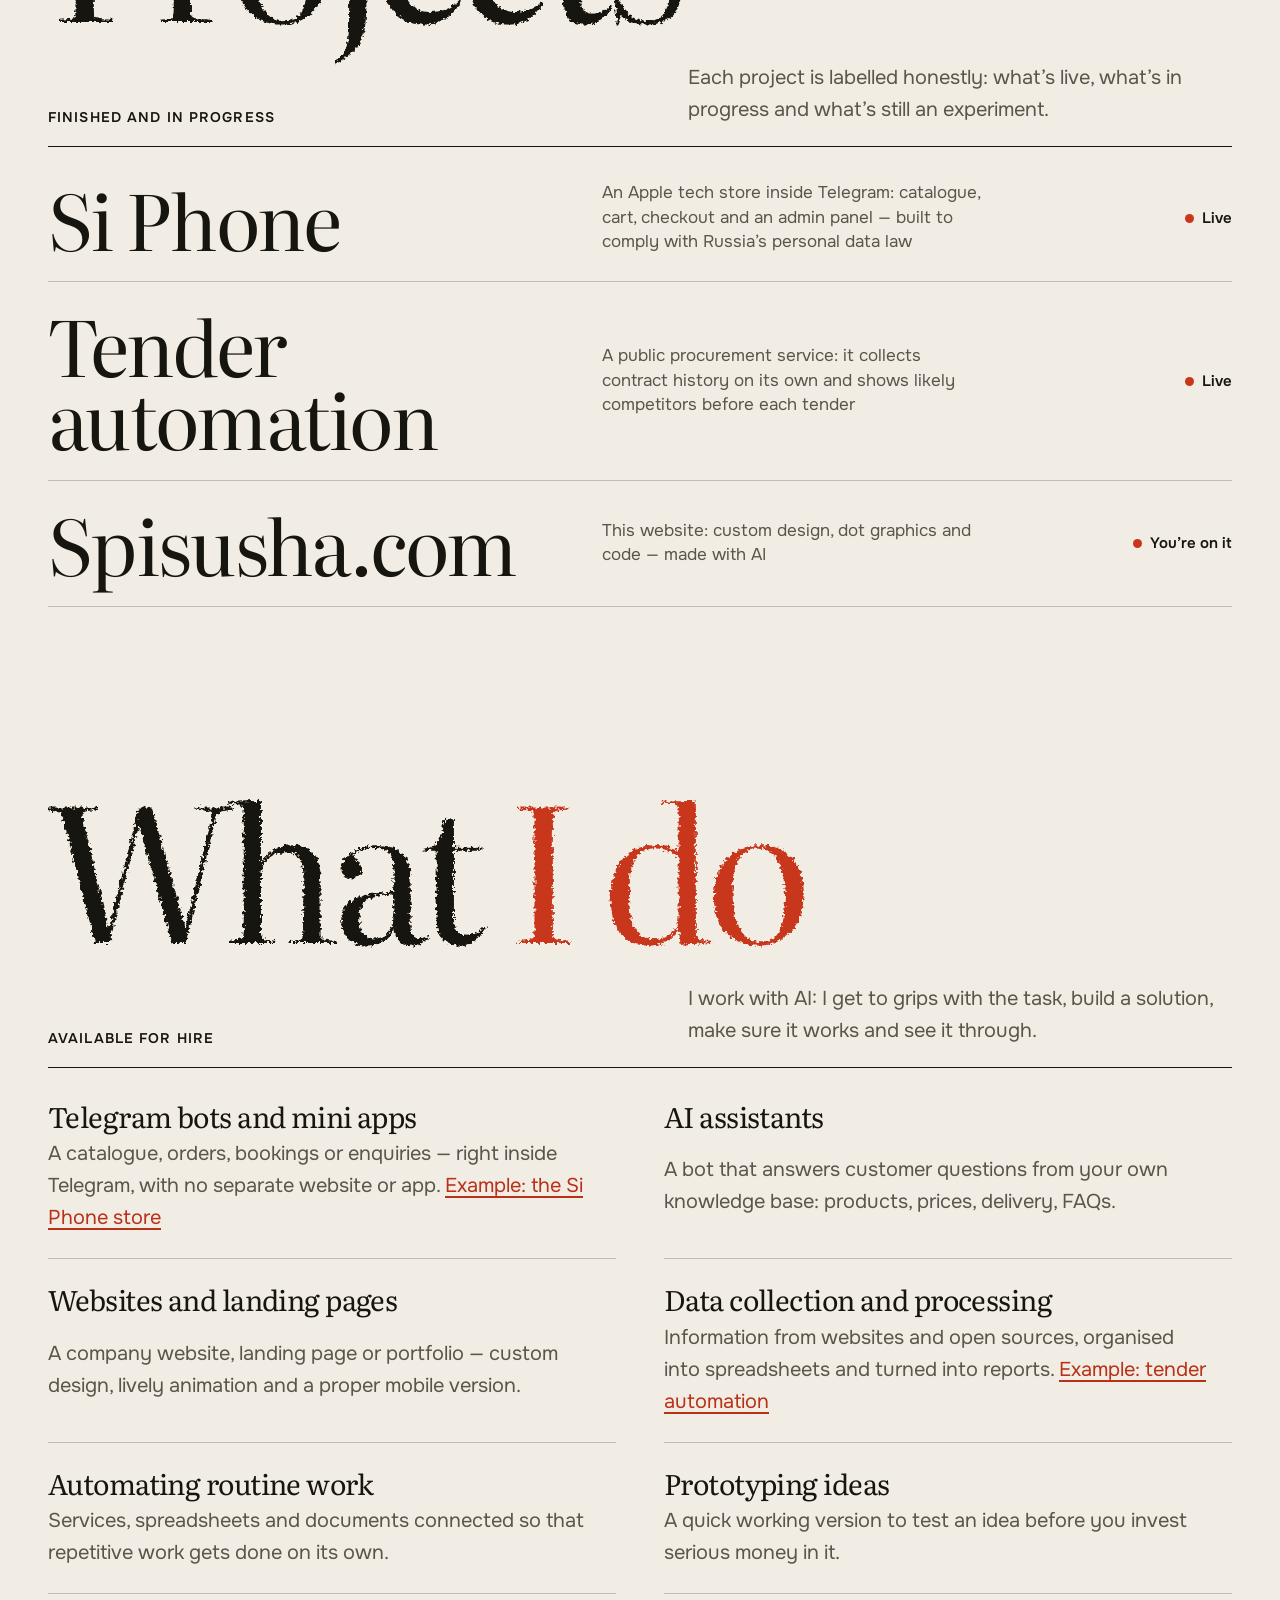
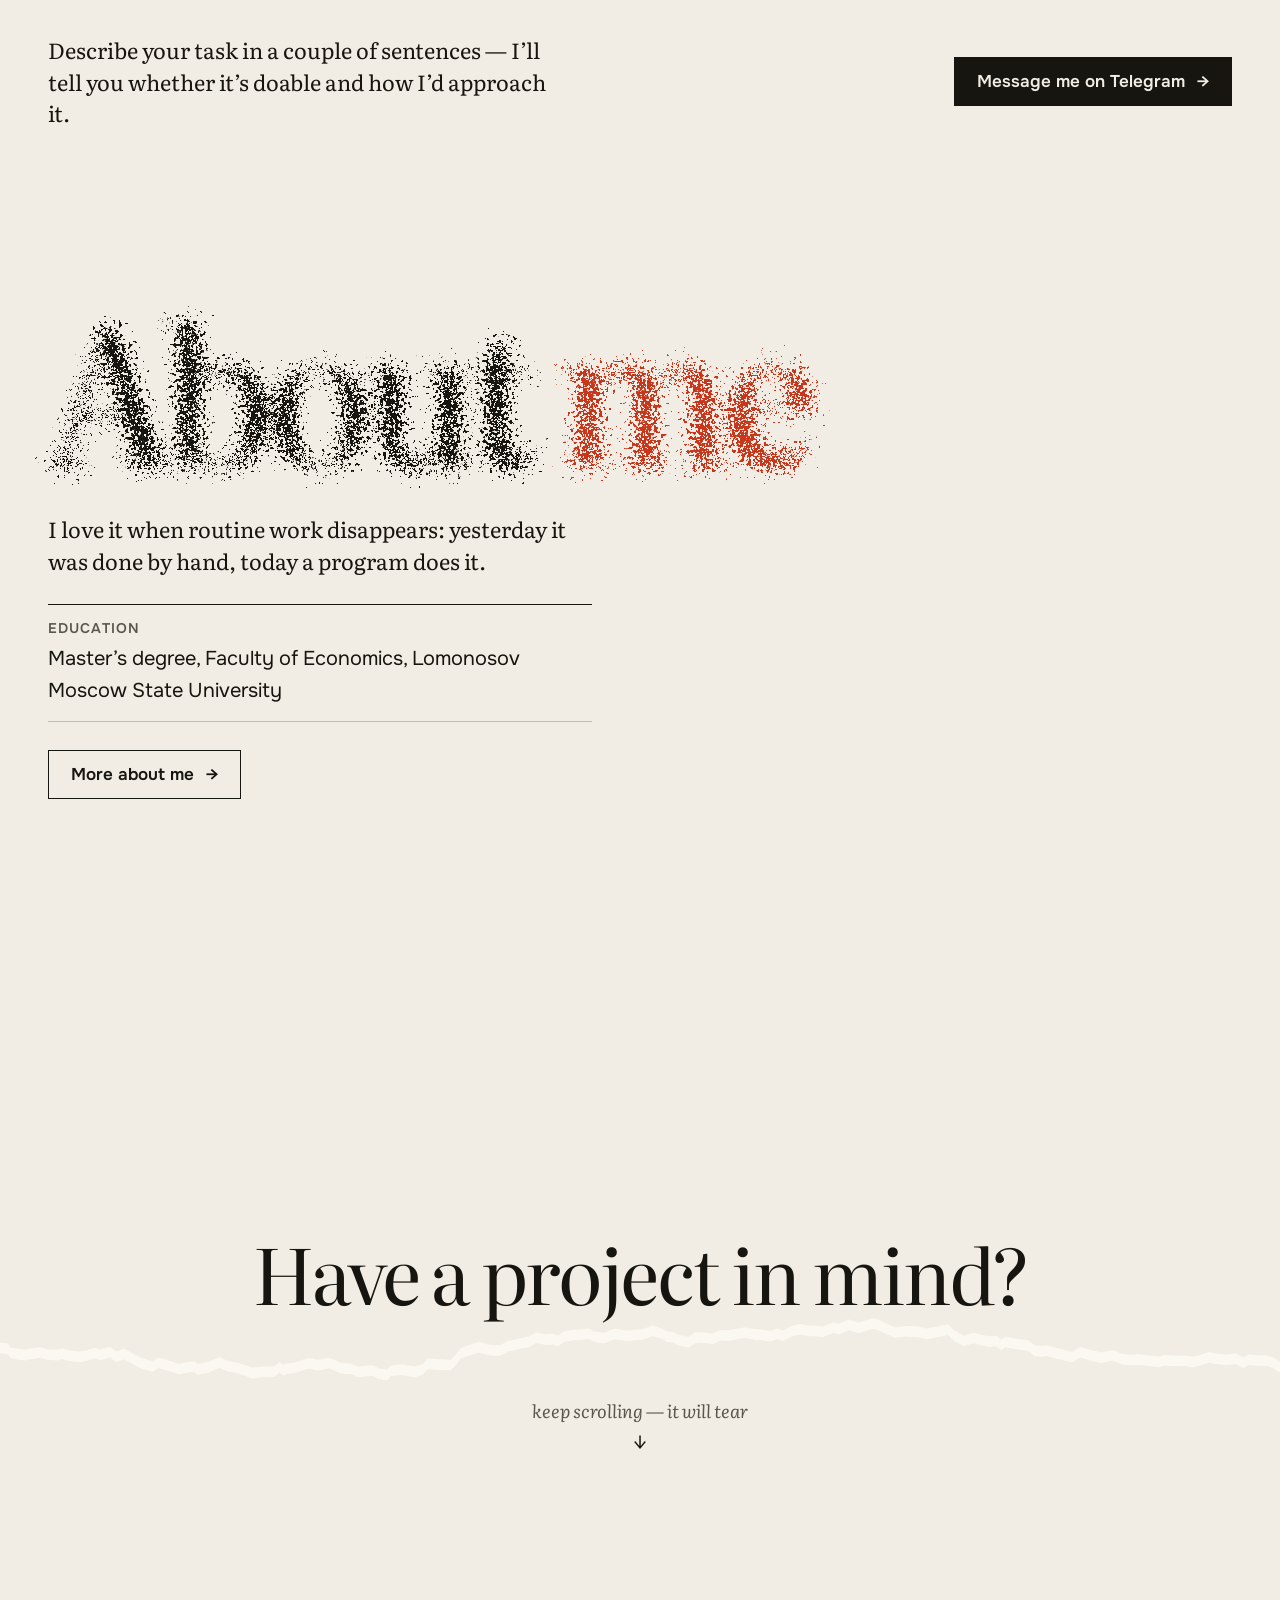
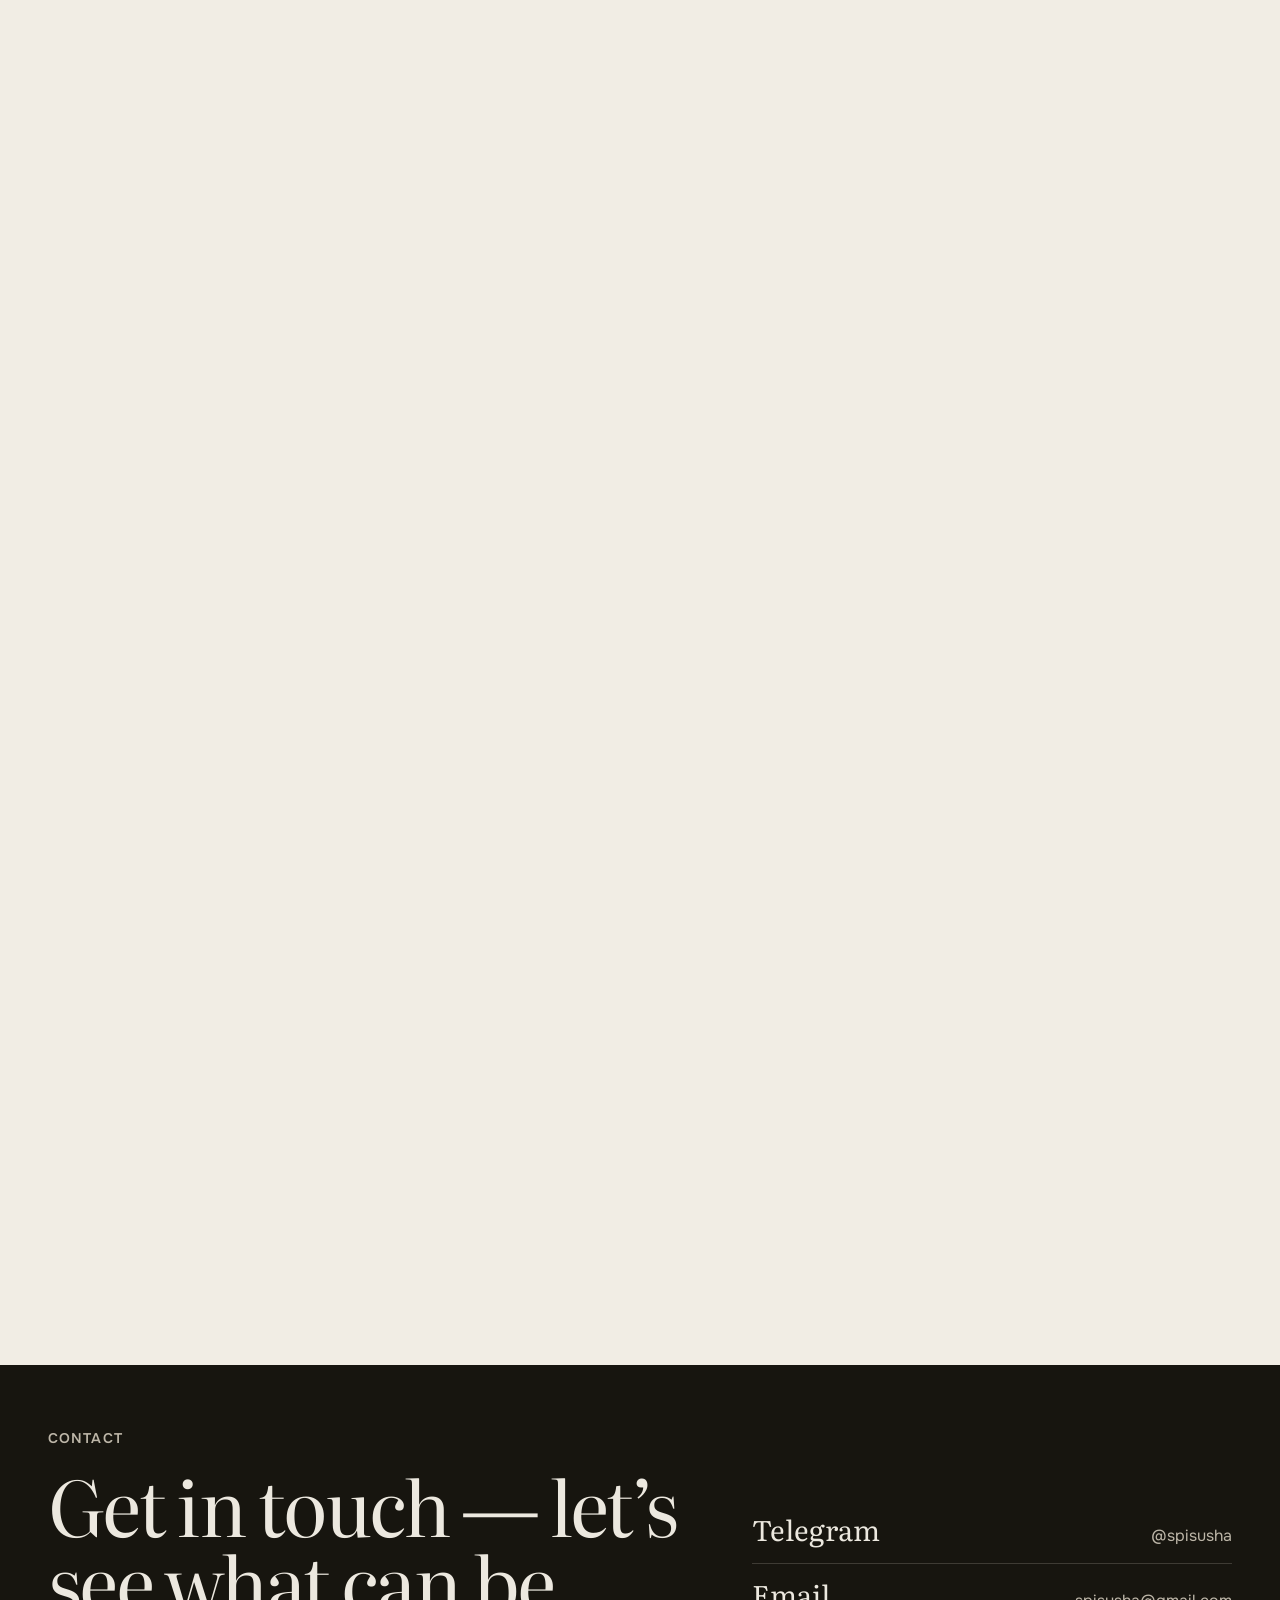
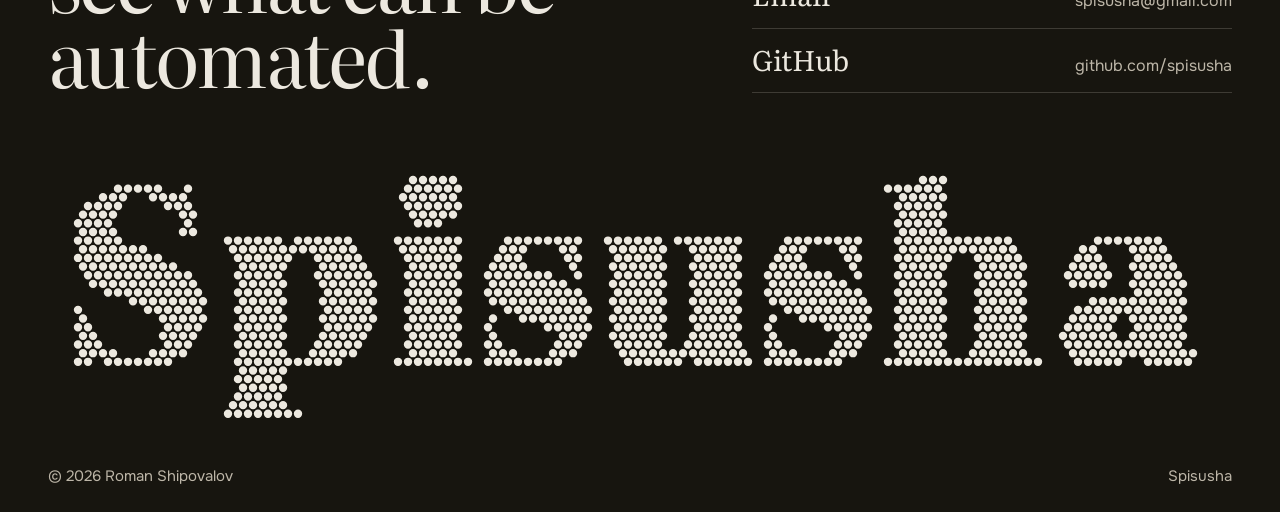
<file: en/index.html>
<!DOCTYPE html><html lang="en"><head><meta charset="utf-8"><meta name="viewport" content="width=device-width, initial-scale=1"><!-- Язык при первом заходе (DECISIONS 26, 89): по языкам браузера, не по IP (в РФ многие сидят через VPN).
       Если среди языков браузера нет русского (и близких: uk, be, kk) — с русской страницы переходим на английскую.
       Ручной выбор RU/EN запоминается и дальше не переопределяется. Поисковых роботов не перенаправляем,
       а с английской версии на русскую — никогда (чтобы английские ссылки работали у всех). --><script>
    (function () {
      try {
        var p = location.pathname, isEn = /^\/en(\/|$)/.test(p), saved = localStorage.getItem('lang');
        if (isEn || saved === 'ru' || /bot|crawl|spider|slurp|yandex|google|bing|lighthouse|headless/i.test(navigator.userAgent)) return;
        var langs = (navigator.languages && navigator.languages.length ? navigator.languages : [navigator.language || '']).join(',');
        if (saved === 'en' || !/(^|,)\s*(ru|uk|be|kk)\b/i.test(langs)) location.replace('/en' + p + location.search + location.hash);
      } catch (e) {}
    })();
  </script><title>Roman Shipovalov — business process automation with AI · Spisusha</title><meta name="description" content="I build websites, Telegram bots and mini apps, and automate work with data and documents using AI. Projects, demos and contacts."><link rel="canonical" href="https://spisusha.com/en/"><link rel="alternate" hreflang="ru" href="https://spisusha.com/"><link rel="alternate" hreflang="en" href="https://spisusha.com/en/"><link rel="alternate" hreflang="x-default" href="https://spisusha.com/"><meta property="og:type" content="website"><meta property="og:locale" content="en_US"><meta property="og:locale:alternate" content="ru_RU"><meta property="og:site_name" content="Spisusha"><meta property="og:title" content="Roman Shipovalov — business process automation with AI · Spisusha"><meta property="og:description" content="I build websites, Telegram bots and mini apps, and automate work with data and documents using AI. Projects, demos and contacts."><meta property="og:url" content="https://spisusha.com/en/"><!-- картинка превью ссылки в Telegram, WhatsApp, соцсетях — обложка сайта на своём языке (tools/qa/make-previews.mjs) --><meta property="og:image" content="https://spisusha.com/img/og-en.jpg"><meta property="og:image:width" content="1200"><meta property="og:image:height" content="630"><meta property="og:image:alt" content="Spisusha — Roman Shipovalov: I build digital tools with AI"><meta name="twitter:card" content="summary_large_image"><script type="application/ld+json">{"@context":"https://schema.org","@graph":[{"@type":"WebSite","@id":"https://spisusha.com/#website","url":"https://spisusha.com/","name":"Spisusha","alternateName":"spisusha.com","inLanguage":["ru","en"],"publisher":{"@id":"https://spisusha.com/#person"}},{"@type":"Person","@id":"https://spisusha.com/#person","url":"https://spisusha.com/","name":"Roman Shipovalov","alternateName":["Spisusha","Роман Шиповалов"],"knowsAbout":"business process automation","sameAs":["https://t.me/spisusha","https://github.com/spisusha"]}]}</script><meta name="theme-color" content="#F1EDE4"><link rel="icon" href="/favicon.svg" type="image/svg+xml"><link rel="apple-touch-icon" href="/apple-touch-icon.png"><link rel="sitemap" type="application/xml" href="/sitemap.xml"><meta name="generator" content="Astro v7.4.1"><link rel="stylesheet" href="/_astro/Base.ia-x1stv.css"><link rel="stylesheet" href="/_astro/HomePage.CrFc5JrW.css"><style>.inkhead[data-astro-cid-rsvat6ad]{font:400 var(--fs-ink)/.9 var(--serif);letter-spacing:-.045em;margin:0;padding:12px 0 .2em}.inkhead[data-astro-cid-rsvat6ad] em[data-astro-cid-rsvat6ad]{color:var(--cinnabar);font-style:normal}
</style></head><body><a class="skip" href="#main">Skip to content</a><header class="nav" data-nav-root data-astro-cid-wpvy4v7s><a class="nav__brand" href="/en/" aria-label="Spisusha — home" data-astro-cid-wpvy4v7s><svg viewBox="0 0 22 28" fill="currentColor" aria-hidden="true"><circle cx="7" cy="2" r="1.55"/><circle cx="11" cy="2" r="1.55"/><circle cx="15" cy="2" r="1.55"/><circle cx="19" cy="2" r="1.55"/><circle cx="3" cy="6" r="1.55"/><circle cx="3" cy="10" r="1.55"/><circle cx="7" cy="14" r="1.55"/><circle cx="11" cy="14" r="1.55"/><circle cx="15" cy="14" r="1.55"/><circle cx="19" cy="18" r="1.55"/><circle cx="19" cy="22" r="1.55"/><circle cx="3" cy="26" r="1.55"/><circle cx="7" cy="26" r="1.55"/><circle cx="11" cy="26" r="1.55"/><circle cx="15" cy="26" r="1.55"/></svg><span class="nav__word" aria-hidden="true" data-astro-cid-wpvy4v7s><i style="--i:0" data-astro-cid-wpvy4v7s>S</i><i style="--i:1" data-astro-cid-wpvy4v7s>p</i><i style="--i:2" data-astro-cid-wpvy4v7s>i</i><i style="--i:3" data-astro-cid-wpvy4v7s>s</i><i style="--i:4" data-astro-cid-wpvy4v7s>u</i><i style="--i:5" data-astro-cid-wpvy4v7s>s</i><i style="--i:6" data-astro-cid-wpvy4v7s>h</i><i style="--i:7" data-astro-cid-wpvy4v7s>a</i></span></a><nav class="nav__links" aria-label="Main navigation" data-astro-cid-wpvy4v7s><a href="/en/#projects" data-astro-cid-wpvy4v7s>Projects</a><a href="/en/#services" data-astro-cid-wpvy4v7s>What I do</a><a href="/en/about/" data-astro-cid-wpvy4v7s>About</a><a href="/en/#contacts" data-astro-cid-wpvy4v7s>Contact</a></nav><div class="nav__lang" aria-label="Site language" data-astro-cid-wpvy4v7s><a href="/" data-lang="ru" hreflang="ru" data-astro-cid-wpvy4v7s>RU</a><b aria-current="true" data-astro-cid-wpvy4v7s>EN</b></div><a class="nav__cta" href="https://t.me/spisusha" target="_blank" rel="noopener" data-astro-cid-wpvy4v7s>Get in touch <span aria-hidden="true" data-astro-cid-wpvy4v7s>↗</span></a><button class="nav__menu" type="button" aria-expanded="false" aria-controls="sheet" data-menu data-astro-cid-wpvy4v7s>Menu</button></header><div class="sheet" id="sheet" role="dialog" aria-modal="true" aria-label="Menu" inert data-astro-cid-wpvy4v7s><button class="sheet__close" type="button" data-menu data-astro-cid-wpvy4v7s>Close</button><div data-astro-cid-wpvy4v7s><nav class="sheet__nav" aria-label="Menu" data-astro-cid-wpvy4v7s><a href="/en/#projects" data-astro-cid-wpvy4v7s>Projects</a><a href="/en/#services" data-astro-cid-wpvy4v7s>What I do</a><a href="/en/about/" data-astro-cid-wpvy4v7s>About</a><a href="/en/#contacts" data-astro-cid-wpvy4v7s>Contact</a></nav><div class="sheet__contacts" data-astro-cid-wpvy4v7s><span data-astro-cid-wpvy4v7s>Contact</span><a href="https://t.me/spisusha" target="_blank" rel="noopener" data-astro-cid-wpvy4v7s>Telegram — @spisusha</a><a href="mailto:spisusha@gmail.com" data-astro-cid-wpvy4v7s>Email — spisusha@gmail.com</a><a href="https://github.com/spisusha" target="_blank" rel="noopener" data-astro-cid-wpvy4v7s>GitHub — github.com/spisusha</a></div></div><div class="sheet__foot" data-astro-cid-wpvy4v7s><span class="sheet__lang" aria-label="Site language" data-astro-cid-wpvy4v7s><a href="/" data-lang="ru" hreflang="ru" data-astro-cid-wpvy4v7s>RU</a><b aria-current="true" data-astro-cid-wpvy4v7s>EN</b></span><span data-astro-cid-wpvy4v7s>Spisusha</span></div></div><script type="module">var e=document.querySelector(`[data-nav-root]`),t=document.getElementById(`sheet`),n=document.querySelectorAll(`[data-menu]`),r=e.querySelector(`.nav__menu`),i=e=>{t.classList.toggle(`is-open`,e),t.inert=!e,document.documentElement.style.overflow=e?`hidden`:``,n.forEach(t=>t.setAttribute(`aria-expanded`,String(e))),e?t.querySelector(`.sheet__close`)?.focus():r.focus({preventScroll:!0})};n.forEach(e=>e.addEventListener(`click`,()=>i(!t.classList.contains(`is-open`)))),t.querySelectorAll(`a`).forEach(e=>e.addEventListener(`click`,()=>i(!1))),addEventListener(`keydown`,e=>{e.key===`Escape`&&t.classList.contains(`is-open`)&&i(!1)}),document.querySelectorAll(`[data-lang]`).forEach(e=>e.addEventListener(`click`,()=>{try{localStorage.setItem(`lang`,e.dataset.lang)}catch{}}));var a=!1,o=()=>{a=!1;let t=e.offsetHeight/2,n=e=>{let n=e.getBoundingClientRect();return n.top<t+12&&n.bottom>t-12};e.classList.toggle(`is-scrolled`,scrollY>24),e.classList.toggle(`is-folded`,[...document.querySelectorAll(`[data-dodge]`)].some(n)),e.classList.toggle(`is-ink`,[...document.querySelectorAll(`[data-nav="ink"]`)].some(n))};addEventListener(`scroll`,()=>{a||(a=!0,requestAnimationFrame(o))},{passive:!0}),addEventListener(`resize`,o),o();</script><main id="main"><section class="scene" id="top" aria-labelledby="h1" data-astro-cid-ge2uvauf><!-- на телефоне — мягкая остановка прокрутки там, где «Shipovalov» уже собран (DECISIONS 80) --><i class="snap" data-snap="top" aria-hidden="true" data-astro-cid-ge2uvauf></i><i class="snap" data-snap="pause" aria-hidden="true" data-astro-cid-ge2uvauf></i><div class="stage" data-astro-cid-ge2uvauf><div class="inner" data-astro-cid-ge2uvauf><div class="mast" role="img" aria-label="Spisusha — Shipovalov" data-astro-cid-ge2uvauf><canvas id="mast" aria-hidden="true" data-astro-cid-ge2uvauf></canvas><!-- выноска под общей S: «ник» → «фамилия» (вариант b, DECISIONS 63) --><div class="mast__tag" aria-hidden="true" data-astro-cid-ge2uvauf><i data-astro-cid-ge2uvauf></i><span class="a" data-astro-cid-ge2uvauf>nickname</span><span class="b" data-astro-cid-ge2uvauf>surname</span></div></div><img class="figure" src="/img/roman.webp" width="470" height="1200" alt="Roman Shipovalov" fetchpriority="high" data-astro-cid-ge2uvauf><div class="lines" data-astro-cid-ge2uvauf><div class="lines__main" data-astro-cid-ge2uvauf><h1 id="h1" data-astro-cid-ge2uvauf><span class="kicker" data-astro-cid-ge2uvauf>Roman Shipovalov — business process automation</span> I build digital tools <em data-astro-cid-ge2uvauf>with AI</em></h1><p data-astro-cid-ge2uvauf>Websites, Telegram bots and mini apps, data collection and processing, routine-work automation. I take on a task and see it through until it works.</p><div class="cta" data-astro-cid-ge2uvauf><a class="btn btn--solid" href="#projects" data-astro-cid-ge2uvauf>See projects <span class="arr" aria-hidden="true" data-astro-cid-ge2uvauf>→</span></a><a class="btn" href="https://t.me/spisusha" target="_blank" rel="noopener" data-astro-cid-ge2uvauf>Discuss a project</a></div></div><aside class="issue" aria-label="Projects" data-astro-cid-ge2uvauf><h2 class="kicker" data-astro-cid-ge2uvauf>Projects</h2><a href="/en/projects/si-phone/" data-astro-cid-ge2uvauf><b data-astro-cid-ge2uvauf>Si Phone</b><span class="status" data-astro-cid-ge2uvauf>Live</span></a><a href="/en/projects/tenders/" data-astro-cid-ge2uvauf><b data-astro-cid-ge2uvauf>Tender automation</b><span class="status" data-astro-cid-ge2uvauf>Live</span></a><a href="/en/projects/spisusha/" data-astro-cid-ge2uvauf><b data-astro-cid-ge2uvauf>Spisusha.com</b><span class="status" data-astro-cid-ge2uvauf>You’re on it</span></a></aside></div></div></div></section><script type="module" src="/_astro/Hero.astro_astro_type_script_index_0_lang.DWVAjFaL.js"></script><section class="work wrap" id="projects" aria-labelledby="projects-h" data-astro-cid-ftq3vvlr><h2 class="inkhead" id="projects-h" data-ink="true" data-dodge="true" data-astro-cid-rsvat6ad="true">Projects</h2><div class="sec-head" data-astro-cid-ftq3vvlr><span class="kicker" data-astro-cid-ftq3vvlr>Finished and in progress</span><p data-astro-cid-ftq3vvlr>Each project is labelled honestly: what’s live, what’s in progress and what’s still an experiment.</p></div><div class="plist" data-plist data-astro-cid-ftq3vvlr><a class="prow" id="project-si-phone" href="/en/projects/si-phone/" data-preview="/img/si-phone-preview.webp" data-astro-cid-ftq3vvlr="true"><h3 class="prow__t" data-astro-cid-ftq3vvlr>Si Phone</h3><p class="prow__d" data-astro-cid-ftq3vvlr>An Apple tech store inside Telegram: catalogue, cart, checkout and an admin panel — built to comply with Russia’s personal data law</p><span class="prow__s status" data-astro-cid-ftq3vvlr>Live</span><span class="prow__img" data-astro-cid-ftq3vvlr><img src="/img/si-phone-preview.webp" alt="Si Phone store home screen" width="280" height="350" loading="lazy" decoding="async" data-astro-cid-ftq3vvlr></span></a><a class="prow" id="project-tenders" href="/en/projects/tenders/" data-preview="/img/tenders-preview.webp" data-astro-cid-ftq3vvlr="true"><h3 class="prow__t" data-astro-cid-ftq3vvlr>Tender automation</h3><p class="prow__d" data-astro-cid-ftq3vvlr>A public procurement service: it collects contract history on its own and shows likely competitors before each tender</p><span class="prow__s status" data-astro-cid-ftq3vvlr>Live</span><span class="prow__img" data-astro-cid-ftq3vvlr><img src="/img/tenders-preview.webp" alt="A schematic view of the competitor dashboard, with no real data" width="280" height="350" loading="lazy" decoding="async" data-astro-cid-ftq3vvlr></span></a><a class="prow" id="project-spisusha" href="/en/projects/spisusha/" data-preview="/img/spisusha-preview.webp" data-astro-cid-ftq3vvlr="true"><h3 class="prow__t" data-astro-cid-ftq3vvlr>Spisusha.com</h3><p class="prow__d" data-astro-cid-ftq3vvlr>This website: custom design, dot graphics and code — made with AI</p><span class="prow__s status" data-astro-cid-ftq3vvlr>You’re on it</span><span class="prow__img" data-astro-cid-ftq3vvlr><img src="/img/spisusha-preview.webp" alt="This site’s cover on a laptop screen" width="280" height="350" loading="lazy" decoding="async" data-astro-cid-ftq3vvlr></span></a></div></section><div class="peek" aria-hidden="true" data-astro-cid-ftq3vvlr><img alt="" data-astro-cid-ftq3vvlr></div><script type="module" src="/_astro/Projects.astro_astro_type_script_index_0_lang.DiQqZ-Q0.js"></script><section class="services wrap" id="services" aria-labelledby="services-h" data-astro-cid-lesv7jgp><h2 class="inkhead" id="services-h" data-ink="true" data-dodge="true" data-astro-cid-rsvat6ad="true">What <em data-astro-cid-rsvat6ad>I do</em></h2><div class="sec-head" data-astro-cid-lesv7jgp><span class="kicker" data-astro-cid-lesv7jgp>Available for hire</span><p data-astro-cid-lesv7jgp>I work with AI: I get to grips with the task, build a solution, make sure it works and see it through.</p></div><ol class="slist" data-astro-cid-lesv7jgp><li data-astro-cid-lesv7jgp><h3 data-astro-cid-lesv7jgp>Telegram bots and mini apps</h3><p data-astro-cid-lesv7jgp>A catalogue, orders, bookings or enquiries — right inside Telegram, with no separate website or app. <a href="/en/projects/si-phone/" data-astro-cid-lesv7jgp>Example: the Si Phone store</a></p></li><li data-astro-cid-lesv7jgp><h3 data-astro-cid-lesv7jgp>AI assistants</h3><p data-astro-cid-lesv7jgp>A bot that answers customer questions from your own knowledge base: products, prices, delivery, FAQs.</p></li><li data-astro-cid-lesv7jgp><h3 data-astro-cid-lesv7jgp>Websites and landing pages</h3><p data-astro-cid-lesv7jgp>A company website, landing page or portfolio — custom design, lively animation and a proper mobile version.</p></li><li data-astro-cid-lesv7jgp><h3 data-astro-cid-lesv7jgp>Data collection and processing</h3><p data-astro-cid-lesv7jgp>Information from websites and open sources, organised into spreadsheets and turned into reports. <a href="/en/projects/tenders/" data-astro-cid-lesv7jgp>Example: tender automation</a></p></li><li data-astro-cid-lesv7jgp><h3 data-astro-cid-lesv7jgp>Automating routine work</h3><p data-astro-cid-lesv7jgp>Services, spreadsheets and documents connected so that repetitive work gets done on its own.</p></li><li data-astro-cid-lesv7jgp><h3 data-astro-cid-lesv7jgp>Prototyping ideas</h3><p data-astro-cid-lesv7jgp>A quick working version to test an idea before you invest serious money in it.</p></li></ol><div class="services__cta" data-astro-cid-lesv7jgp><p data-astro-cid-lesv7jgp>Describe your task in a couple of sentences — I’ll tell you whether it’s doable and how I’d approach it.</p><a class="btn btn--solid" href="https://t.me/spisusha" target="_blank" rel="noopener" data-astro-cid-lesv7jgp>Message me on Telegram <span class="arr" aria-hidden="true" data-astro-cid-lesv7jgp>→</span></a></div></section><section class="about wrap" id="about" aria-labelledby="about-h" data-astro-cid-ij324sto><h2 class="inkhead" id="about-h" data-ink="true" data-dodge="true" data-astro-cid-rsvat6ad="true">About <em data-astro-cid-rsvat6ad>me</em></h2><p class="about__lede" data-astro-cid-ij324sto>I love it when routine work disappears: yesterday it was done by hand, today a program does it.</p><p class="about__fact" data-astro-cid-ij324sto><span class="kicker" data-astro-cid-ij324sto>Education</span>Master’s degree, Faculty of Economics, Lomonosov Moscow State University</p><a class="btn about__more" href="/en/about/" data-astro-cid-ij324sto>More about me <span class="arr" aria-hidden="true" data-astro-cid-ij324sto>→</span></a></section><div class="tear" data-tear aria-hidden="true" data-astro-cid-kzfu6pri><div class="tear__pin" data-astro-cid-kzfu6pri><div class="tear__under" data-astro-cid-kzfu6pri><span data-astro-cid-kzfu6pri>Contact</span></div><div class="tear__half tear__bottom" data-astro-cid-kzfu6pri><div class="tear__fiber" data-astro-cid-kzfu6pri></div><div class="tear__label" data-astro-cid-kzfu6pri><span class="hint" data-astro-cid-kzfu6pri>keep scrolling — it will tear</span><span data-astro-cid-kzfu6pri>↓</span></div></div><div class="tear__half tear__top" data-astro-cid-kzfu6pri><div class="tear__fiber" data-astro-cid-kzfu6pri></div><div class="tear__label" data-astro-cid-kzfu6pri><span class="q" data-astro-cid-kzfu6pri>Have a project in mind?</span></div></div></div></div><script type="module" src="/_astro/Tear.astro_astro_type_script_index_0_lang.WXqpoJhl.js"></script></main><footer class="foot" id="contacts" data-nav="ink" aria-labelledby="contacts-h" data-astro-cid-jo6i4kqk><div class="wrap" data-astro-cid-jo6i4kqk><h2 class="kicker" id="contacts-h" data-astro-cid-jo6i4kqk>Contact</h2><div class="foot__grid" data-astro-cid-jo6i4kqk><p class="foot__cta" data-ink data-astro-cid-jo6i4kqk>Get in touch — let’s see what can be automated.</p><ul class="foot__links" data-astro-cid-jo6i4kqk><li data-astro-cid-jo6i4kqk><a href="https://t.me/spisusha" target="_blank" rel="noopener" data-astro-cid-jo6i4kqk>Telegram <span data-astro-cid-jo6i4kqk>@spisusha</span></a></li><li data-astro-cid-jo6i4kqk><a href="mailto:spisusha@gmail.com" data-astro-cid-jo6i4kqk>Email <span data-astro-cid-jo6i4kqk>spisusha@gmail.com</span></a></li><li data-astro-cid-jo6i4kqk><a href="https://github.com/spisusha" target="_blank" rel="noopener" data-astro-cid-jo6i4kqk>GitHub <span data-astro-cid-jo6i4kqk>github.com/spisusha</span></a></li></ul></div><div class="foot__word" data-astro-cid-jo6i4kqk><canvas id="footword" aria-hidden="true" data-astro-cid-jo6i4kqk></canvas></div><!-- без подсказки «нажмите на слово» (DECISIONS 58): курсор-рука и реакция на мышь подскажут сами --><div class="foot__bar" data-astro-cid-jo6i4kqk><span data-astro-cid-jo6i4kqk>© 2026 Roman Shipovalov</span><span data-astro-cid-jo6i4kqk>Spisusha</span></div></div></footer><script type="module" src="/_astro/Footer.astro_astro_type_script_index_0_lang.BC5z6a9N.js"></script><script type="module" src="/_astro/Base.astro_astro_type_script_index_0_lang.C7ZgEbsv.js"></script></body></html>
</file>
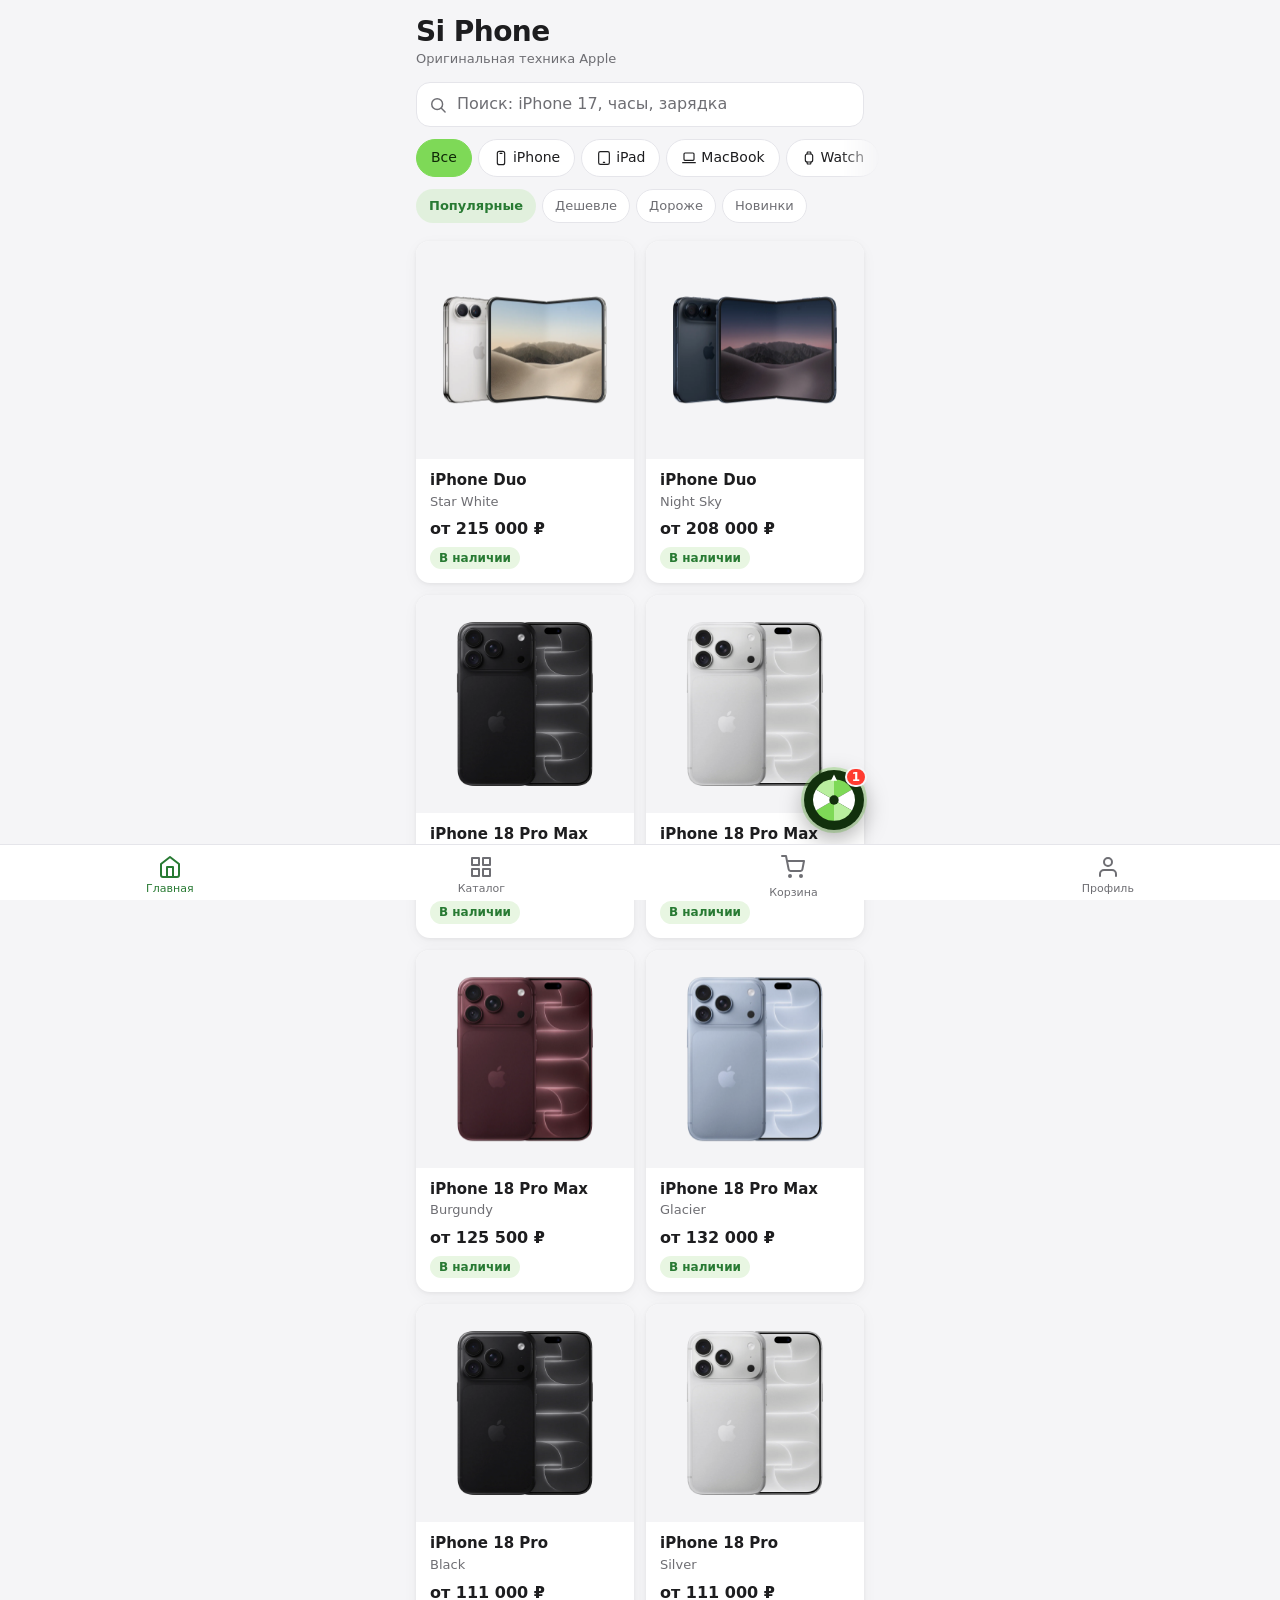
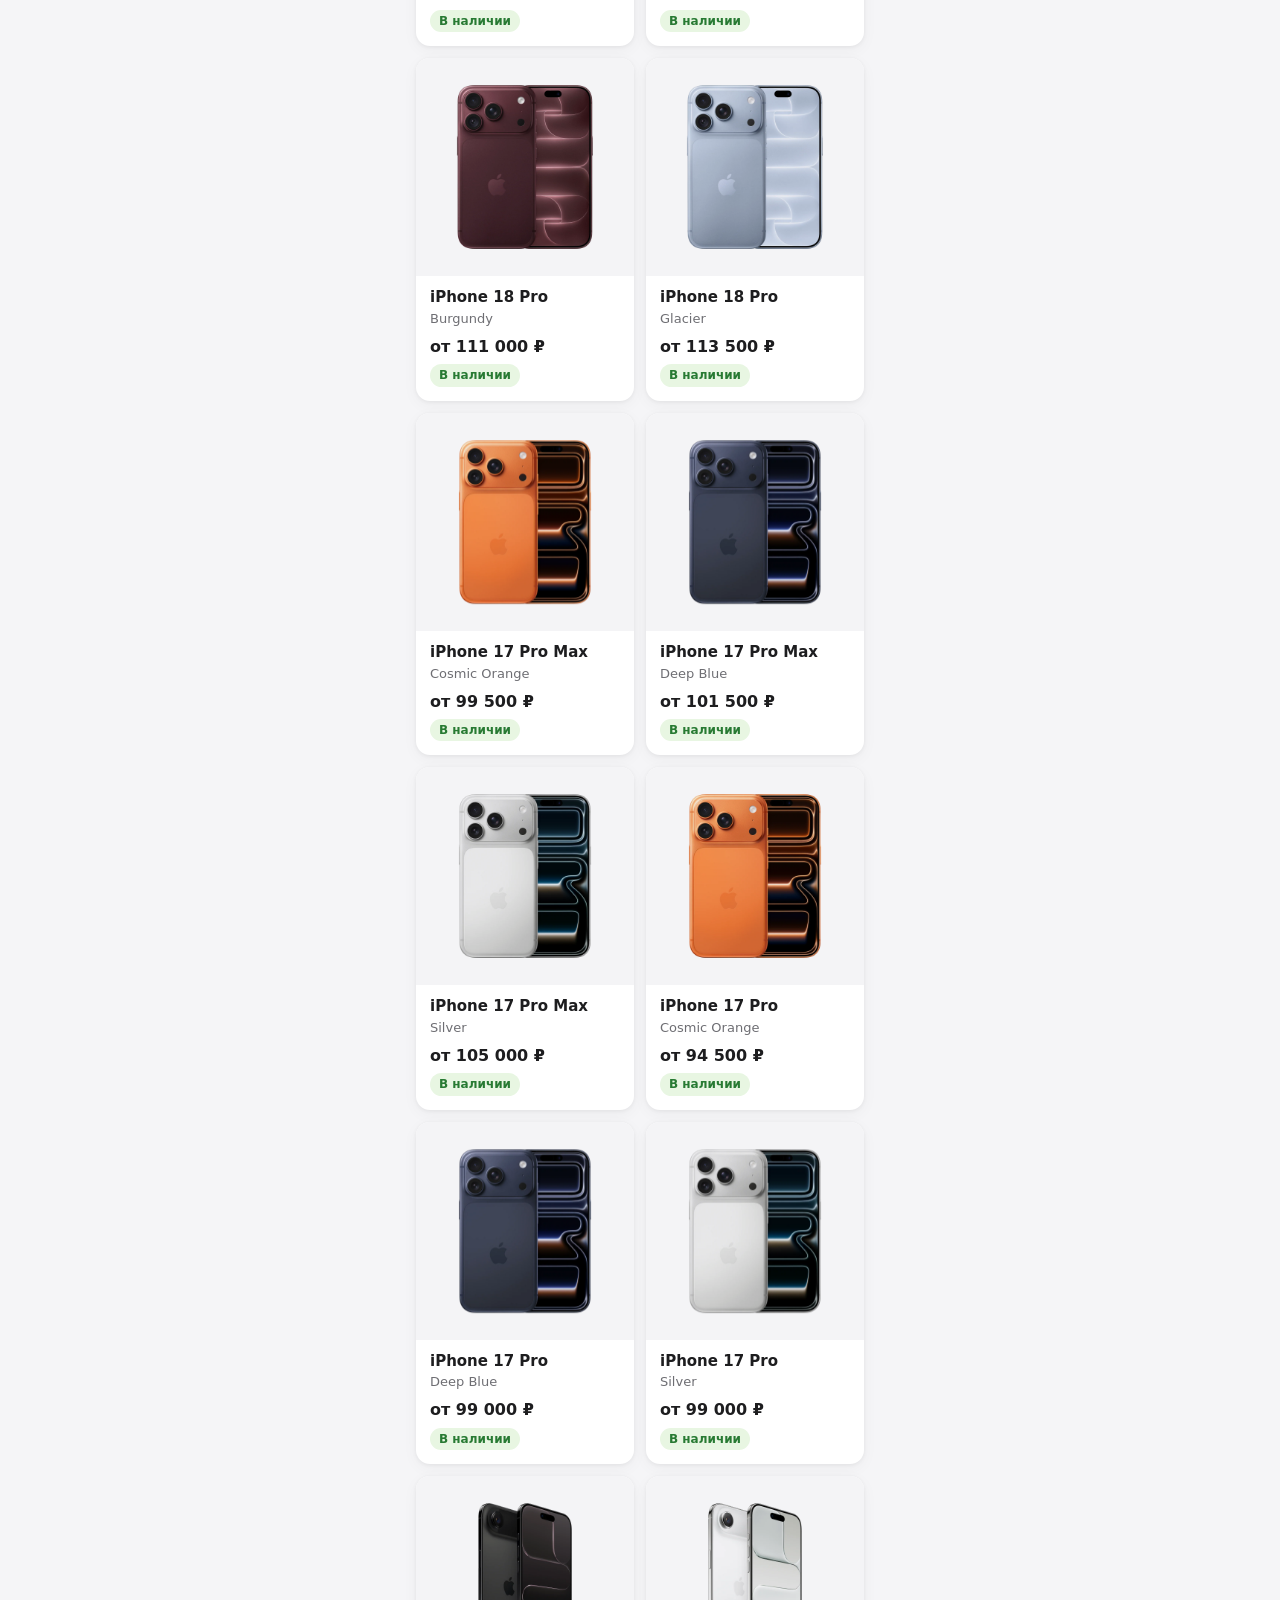
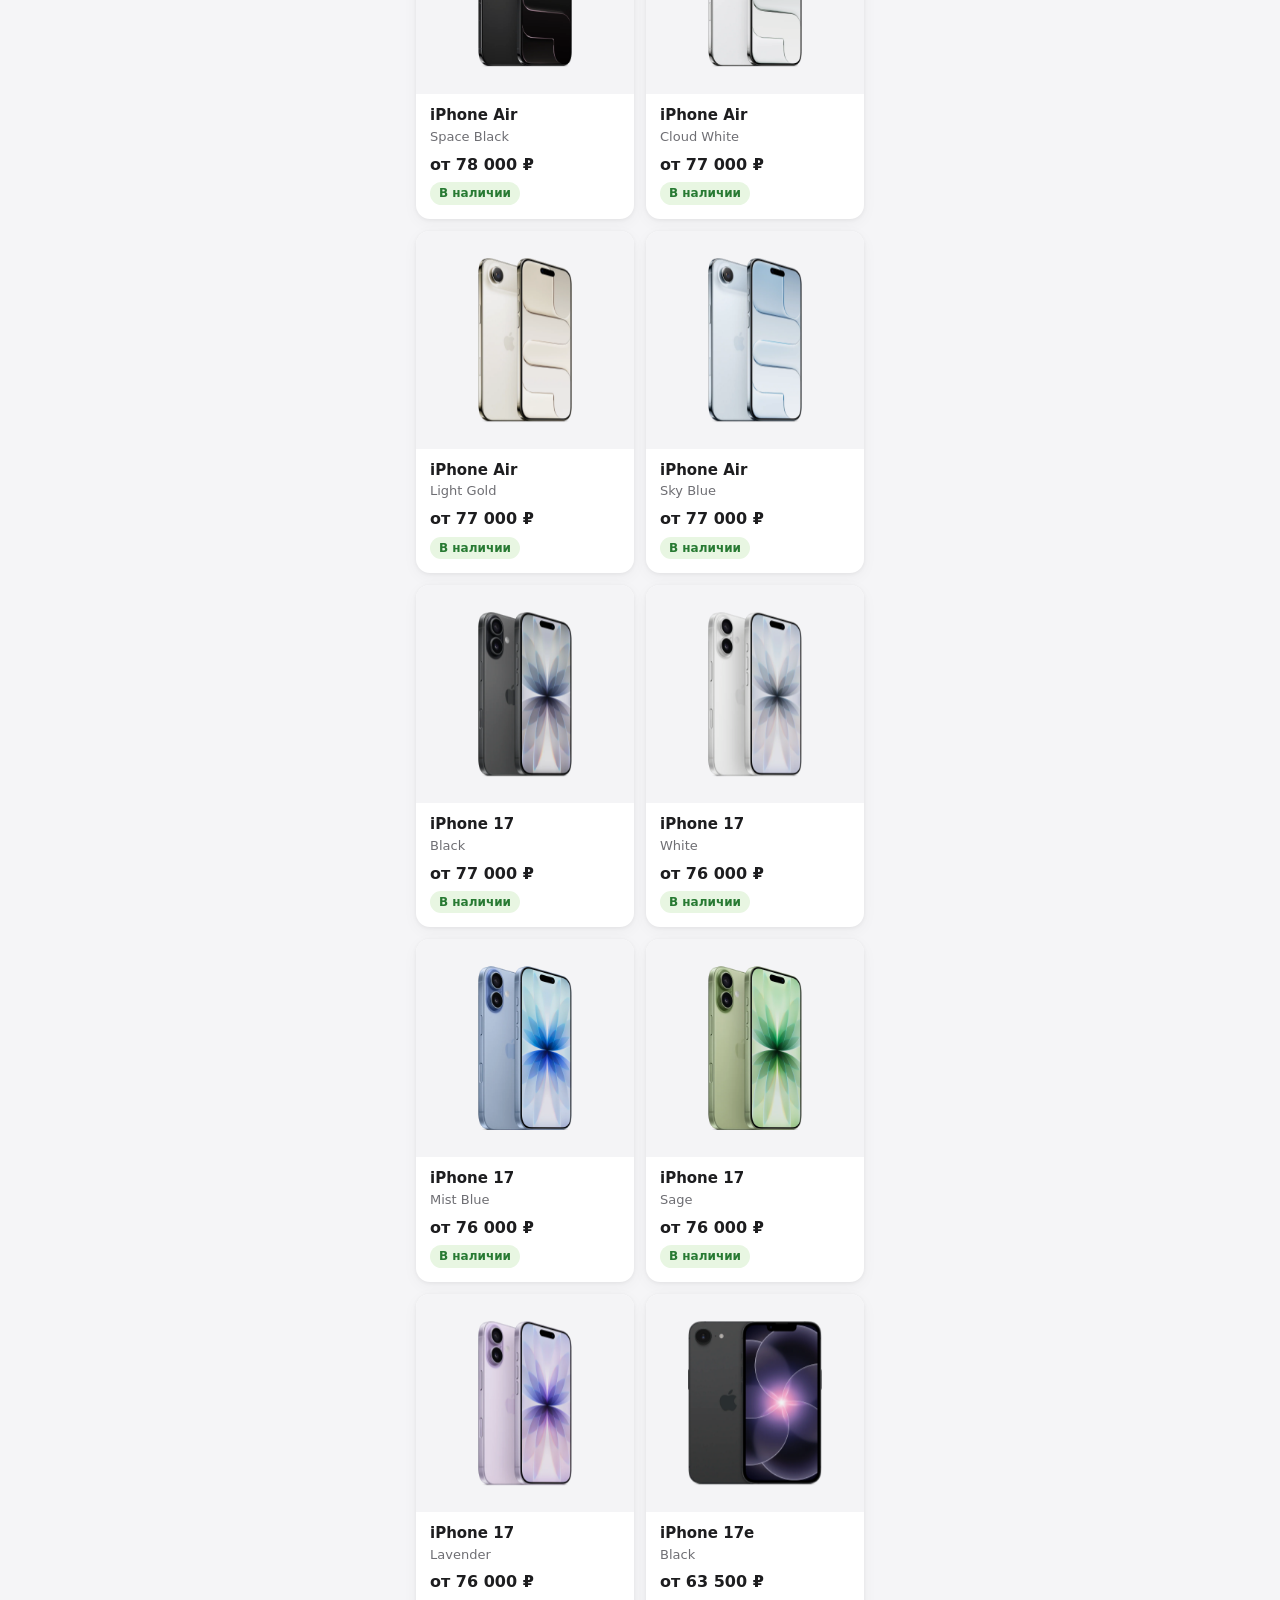
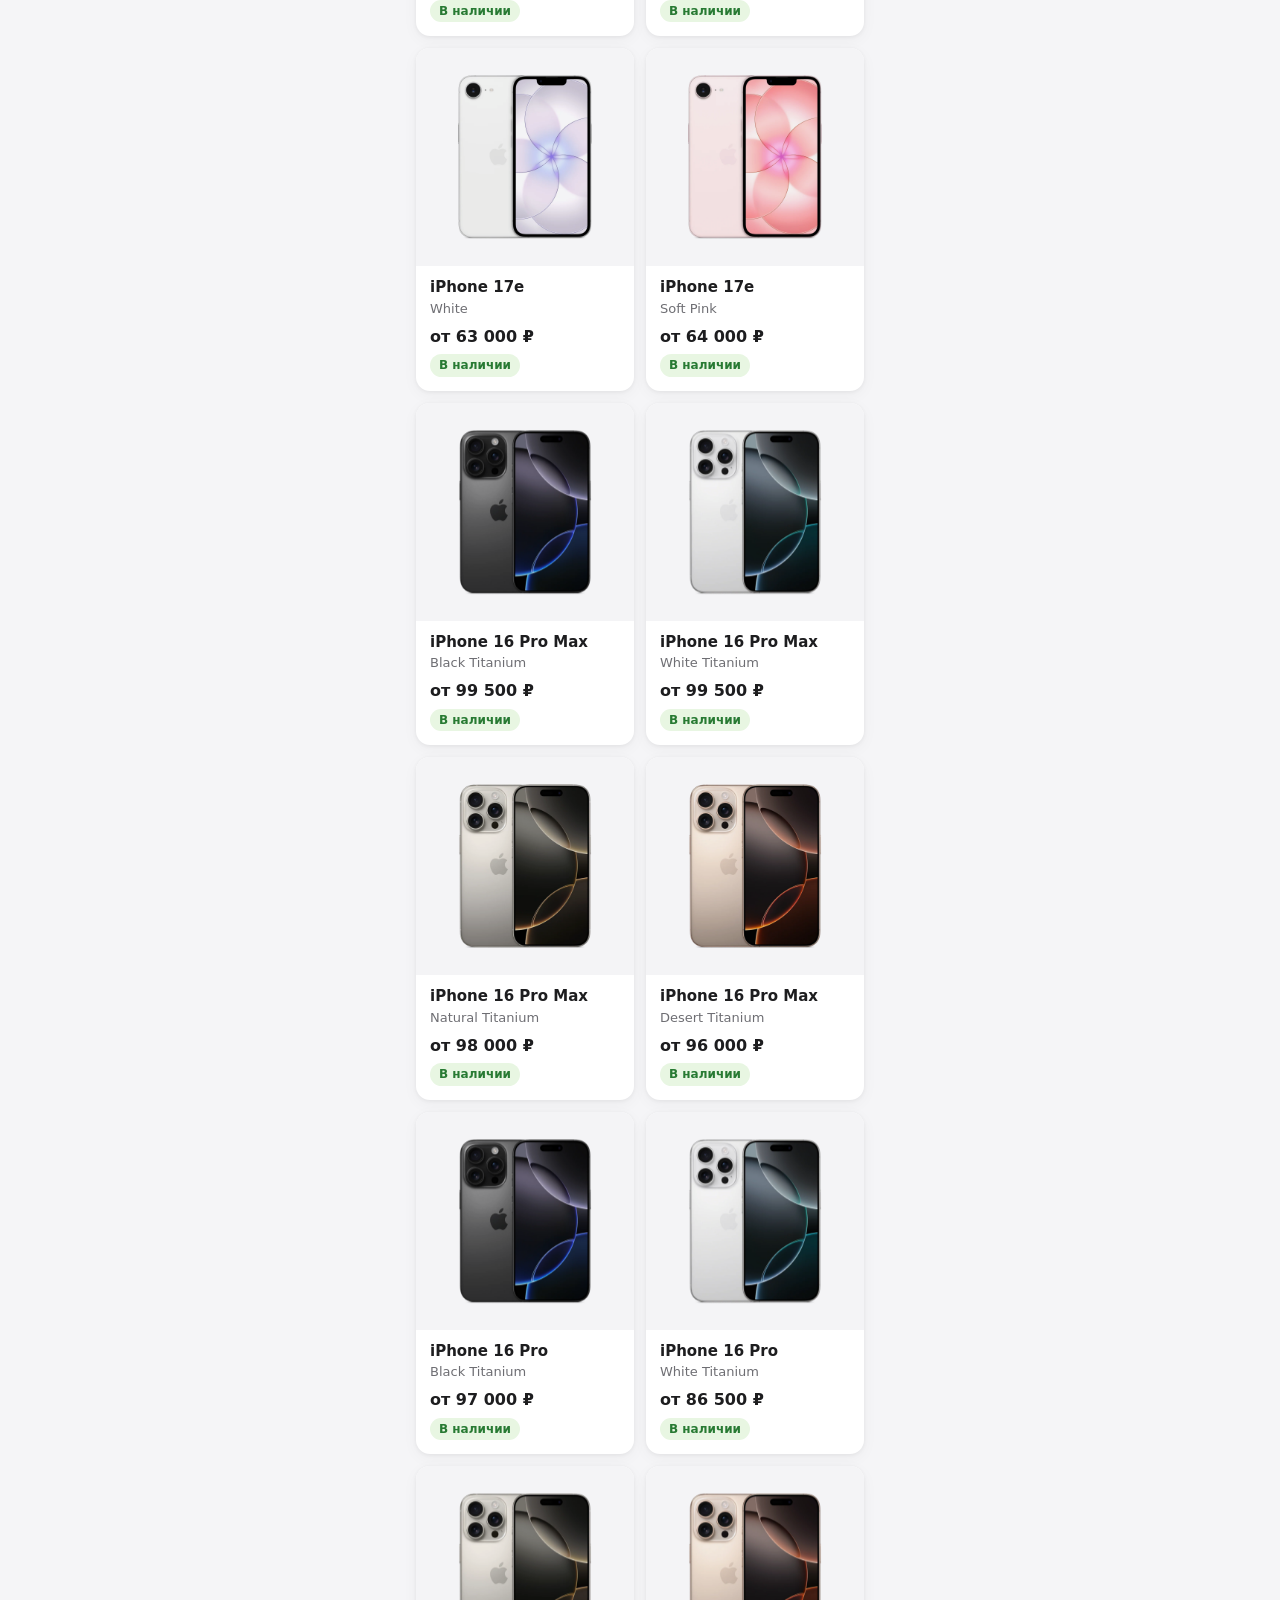
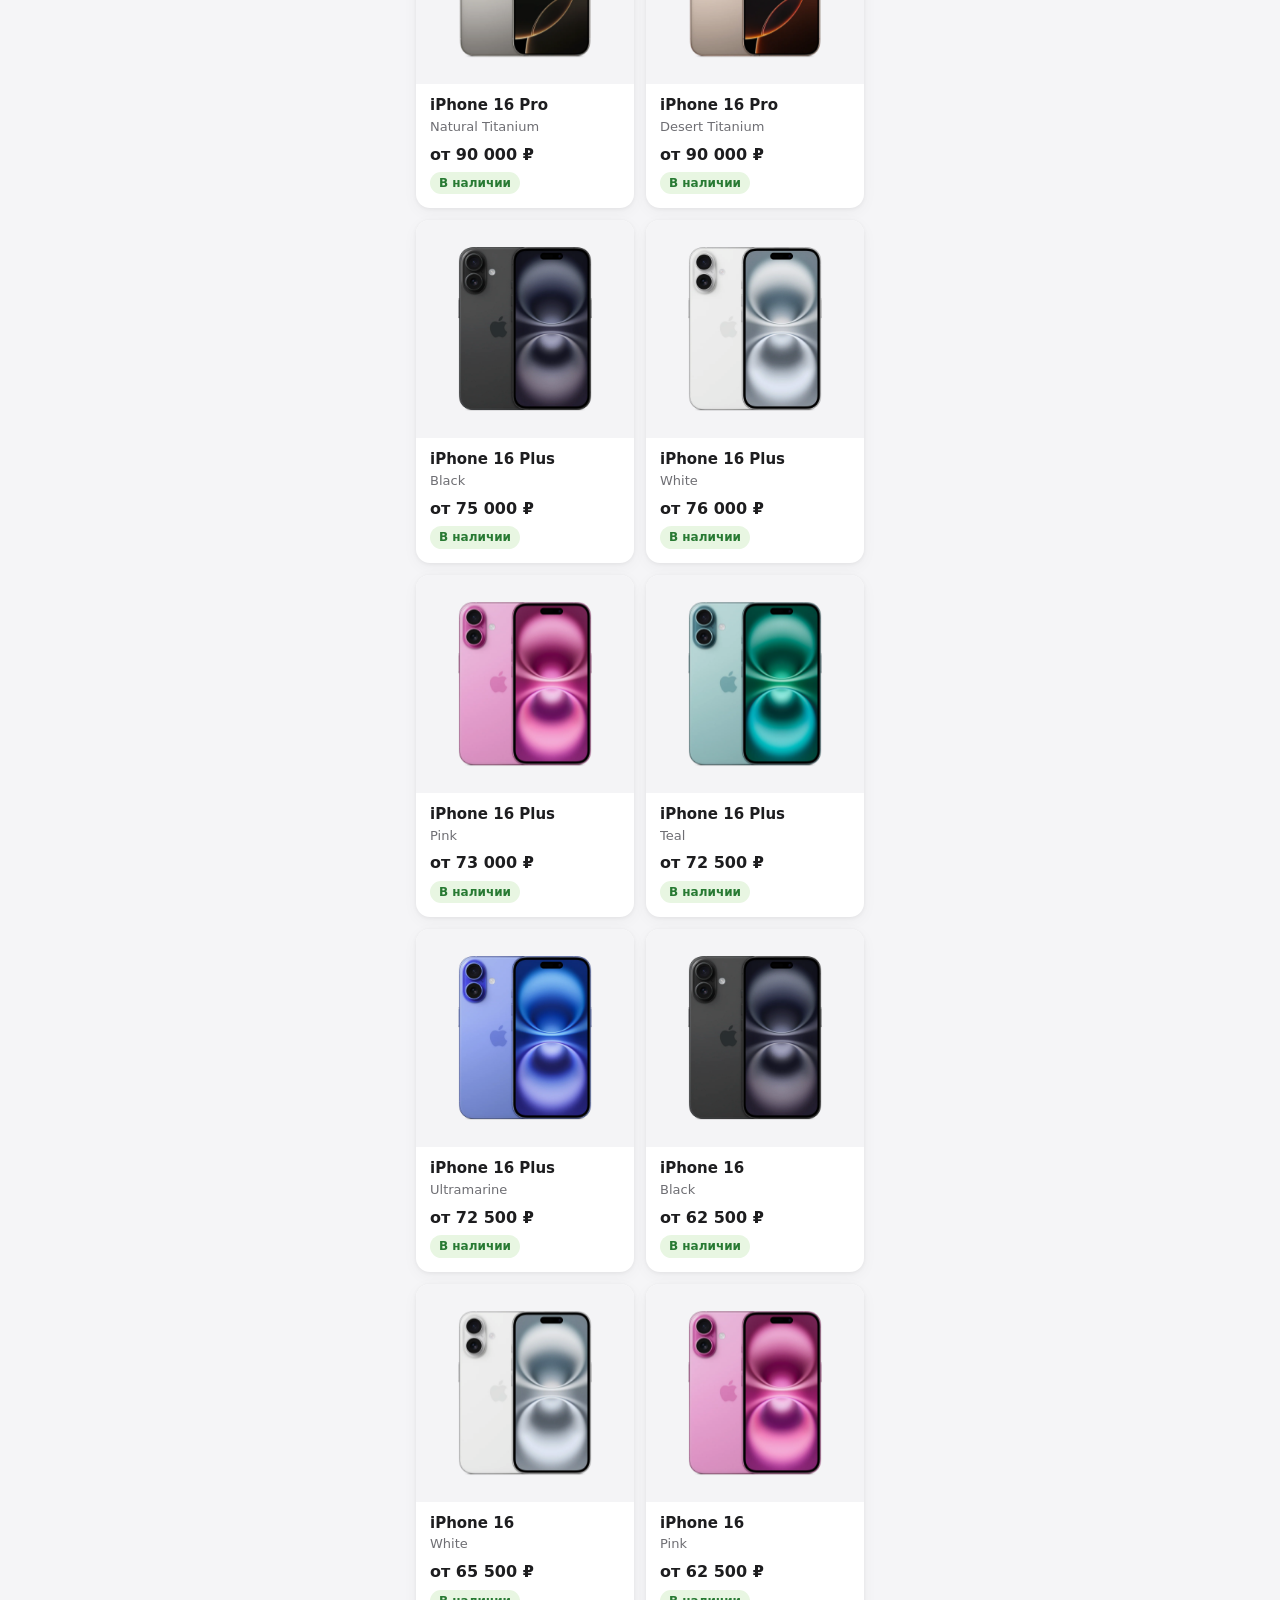
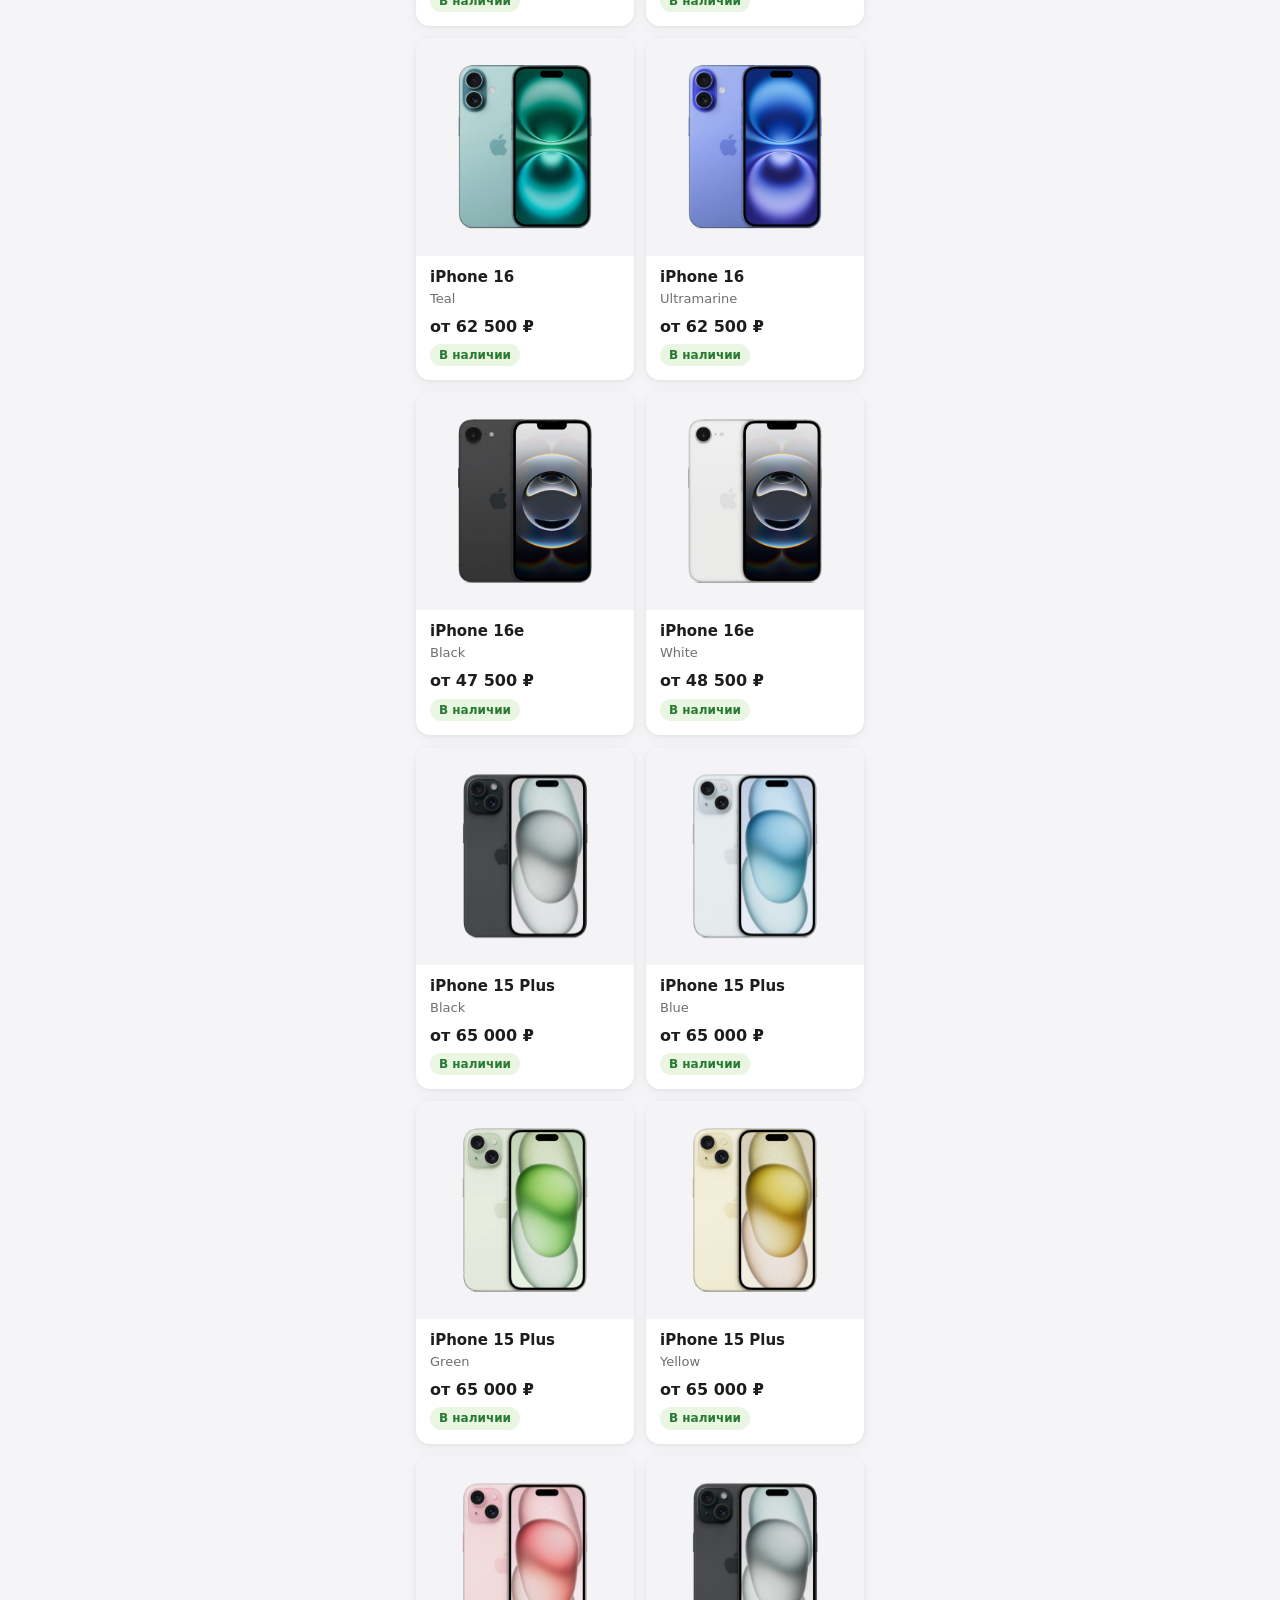
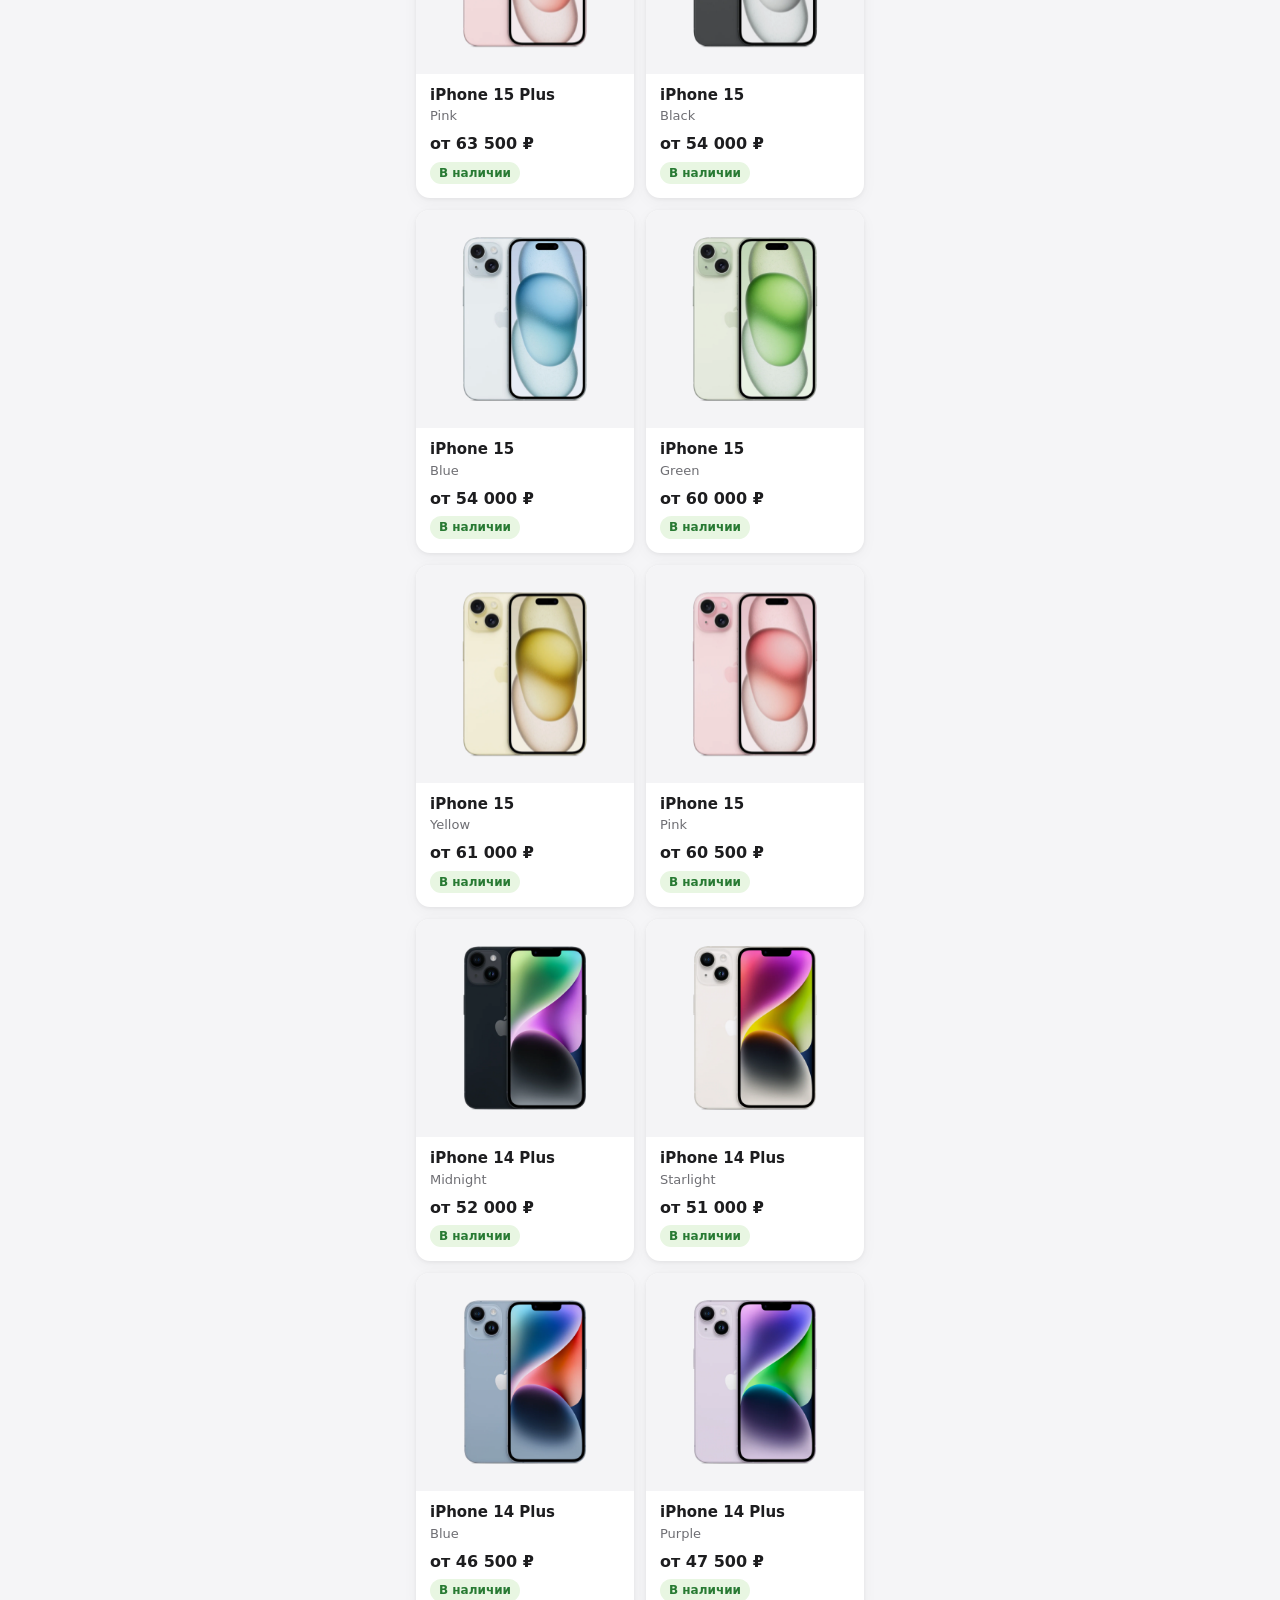
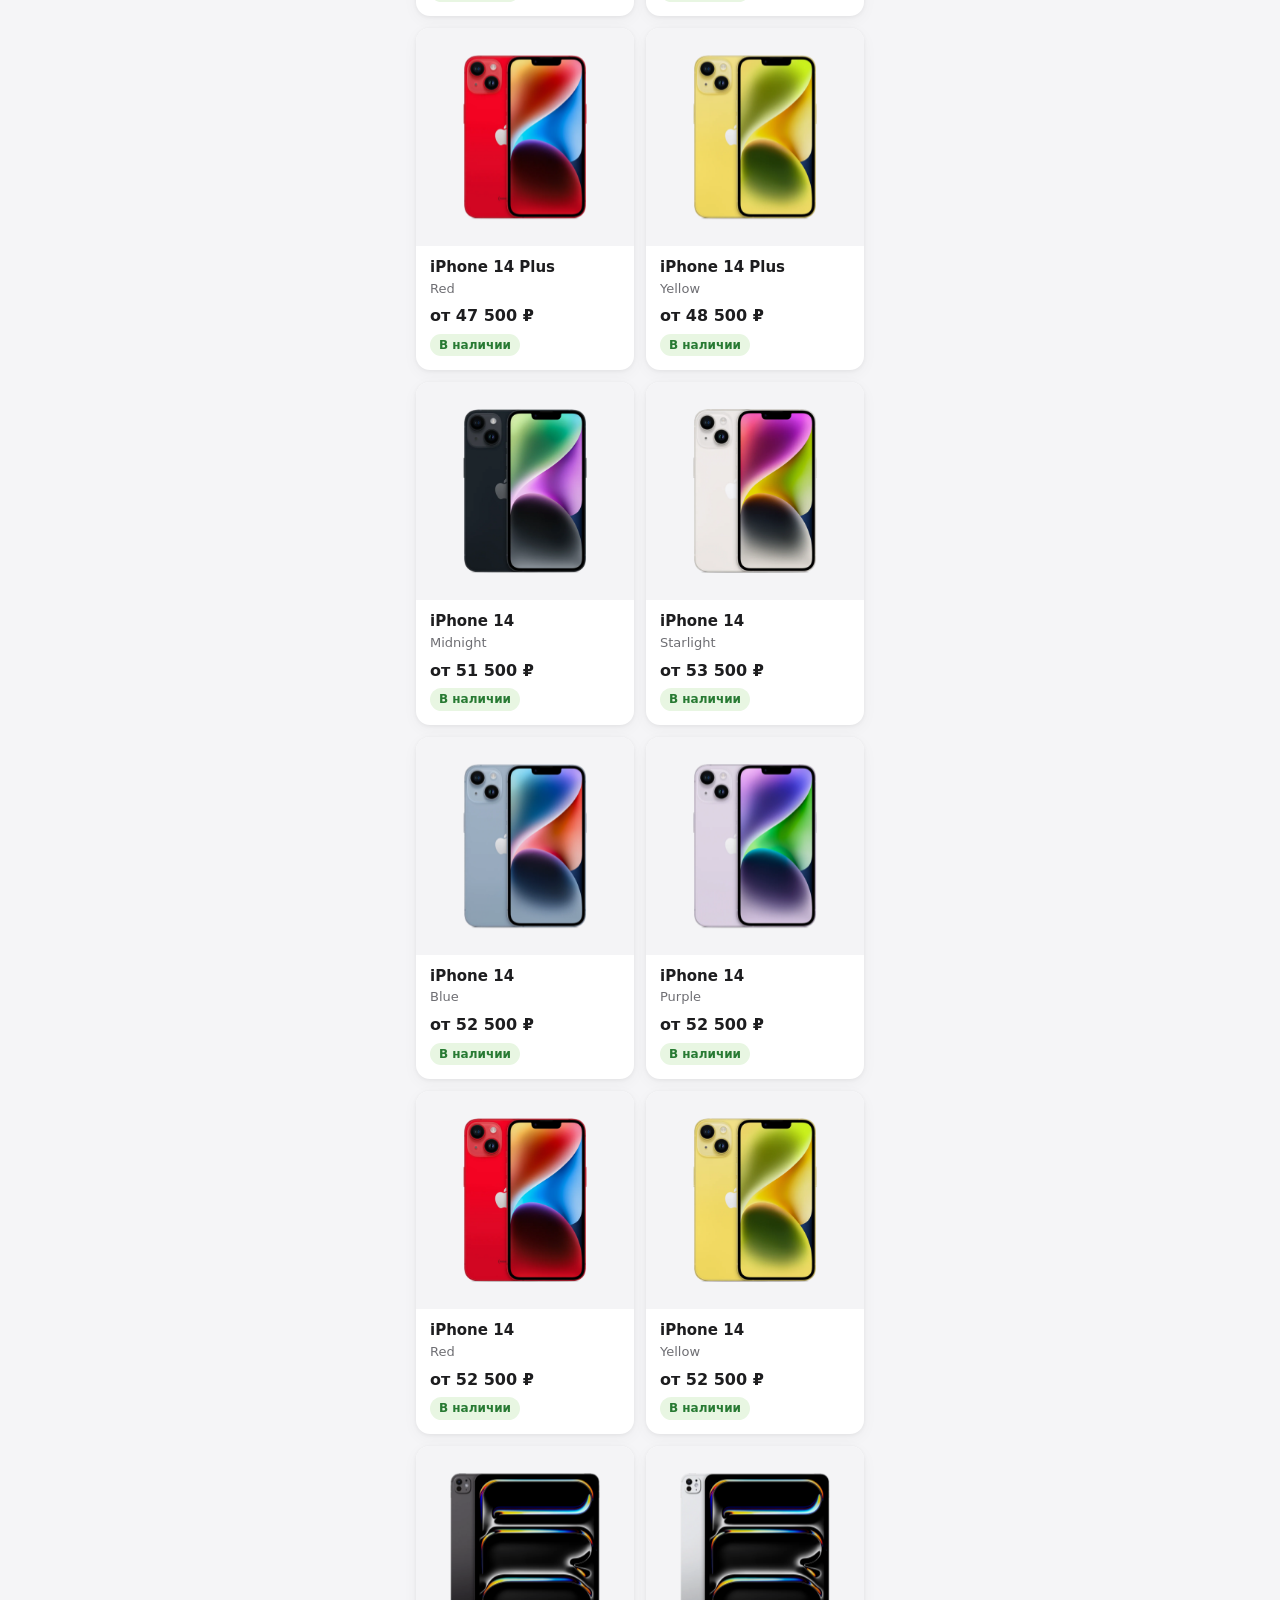
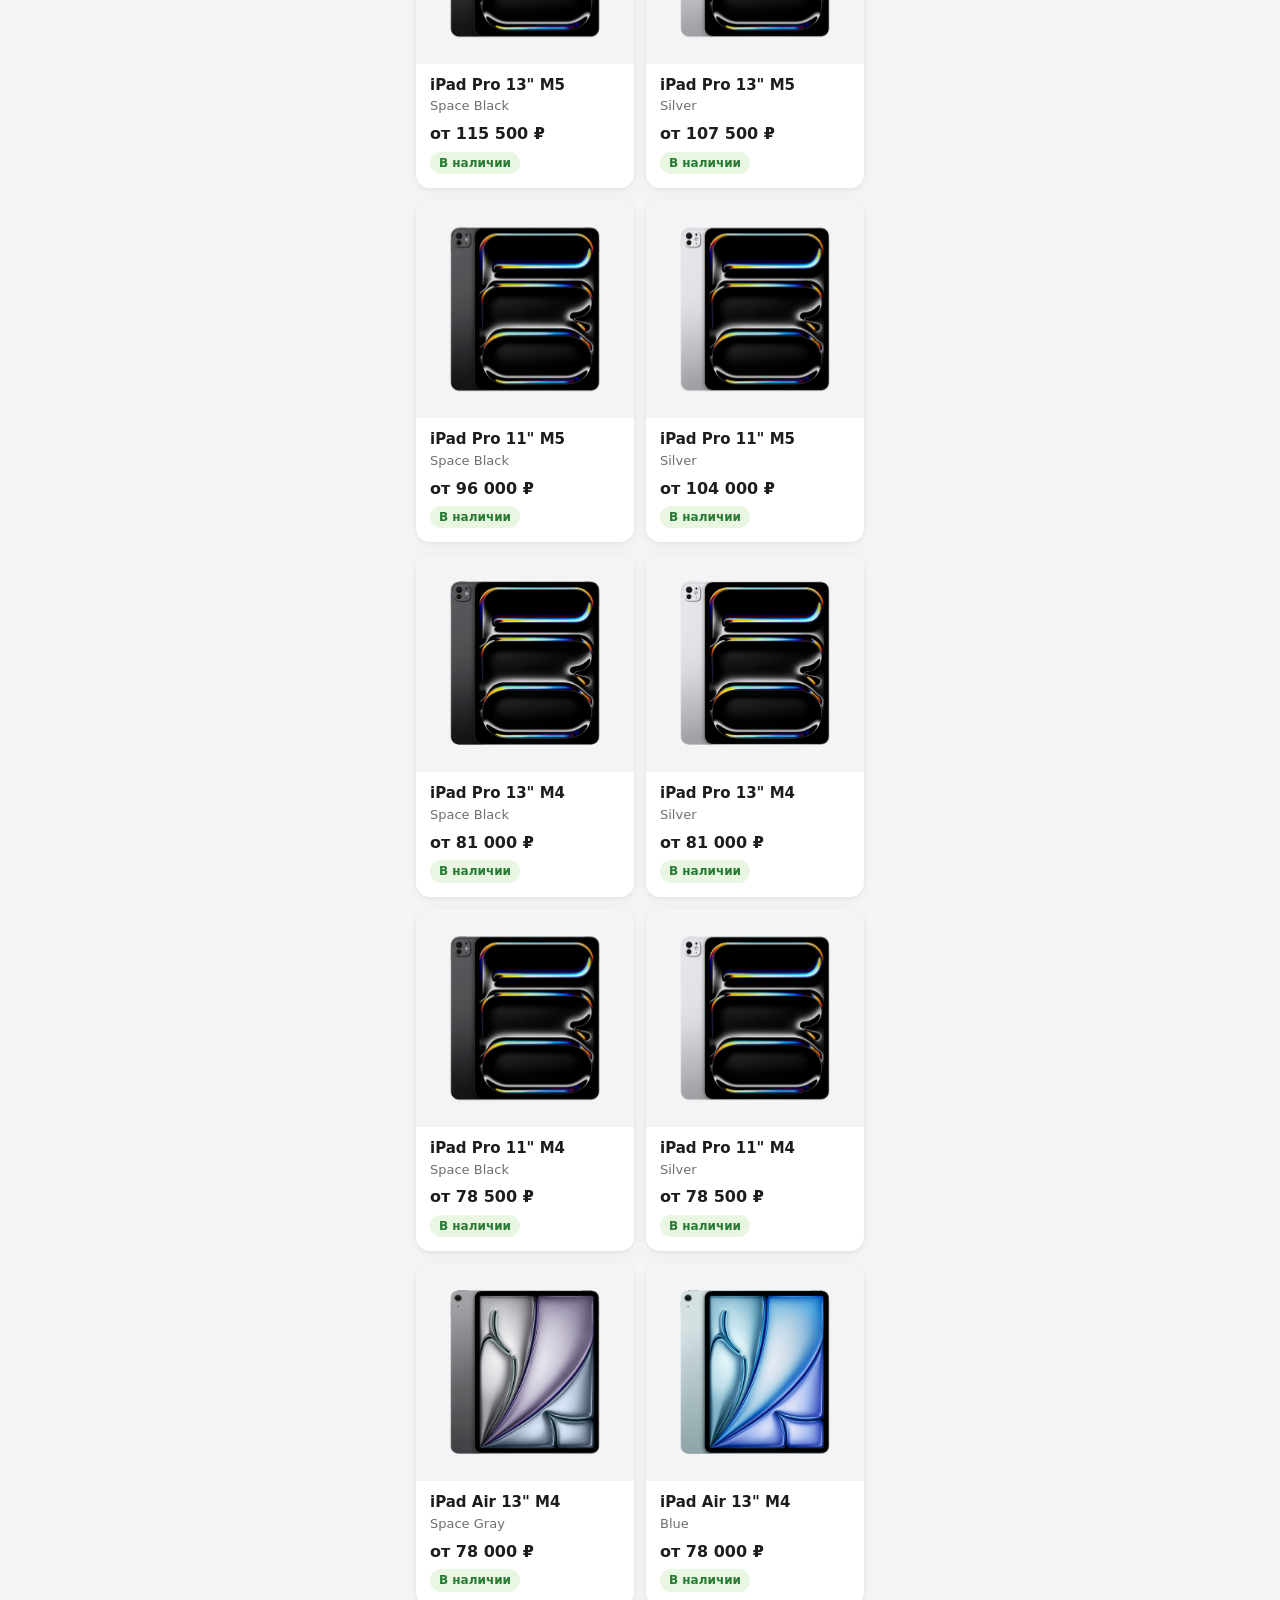
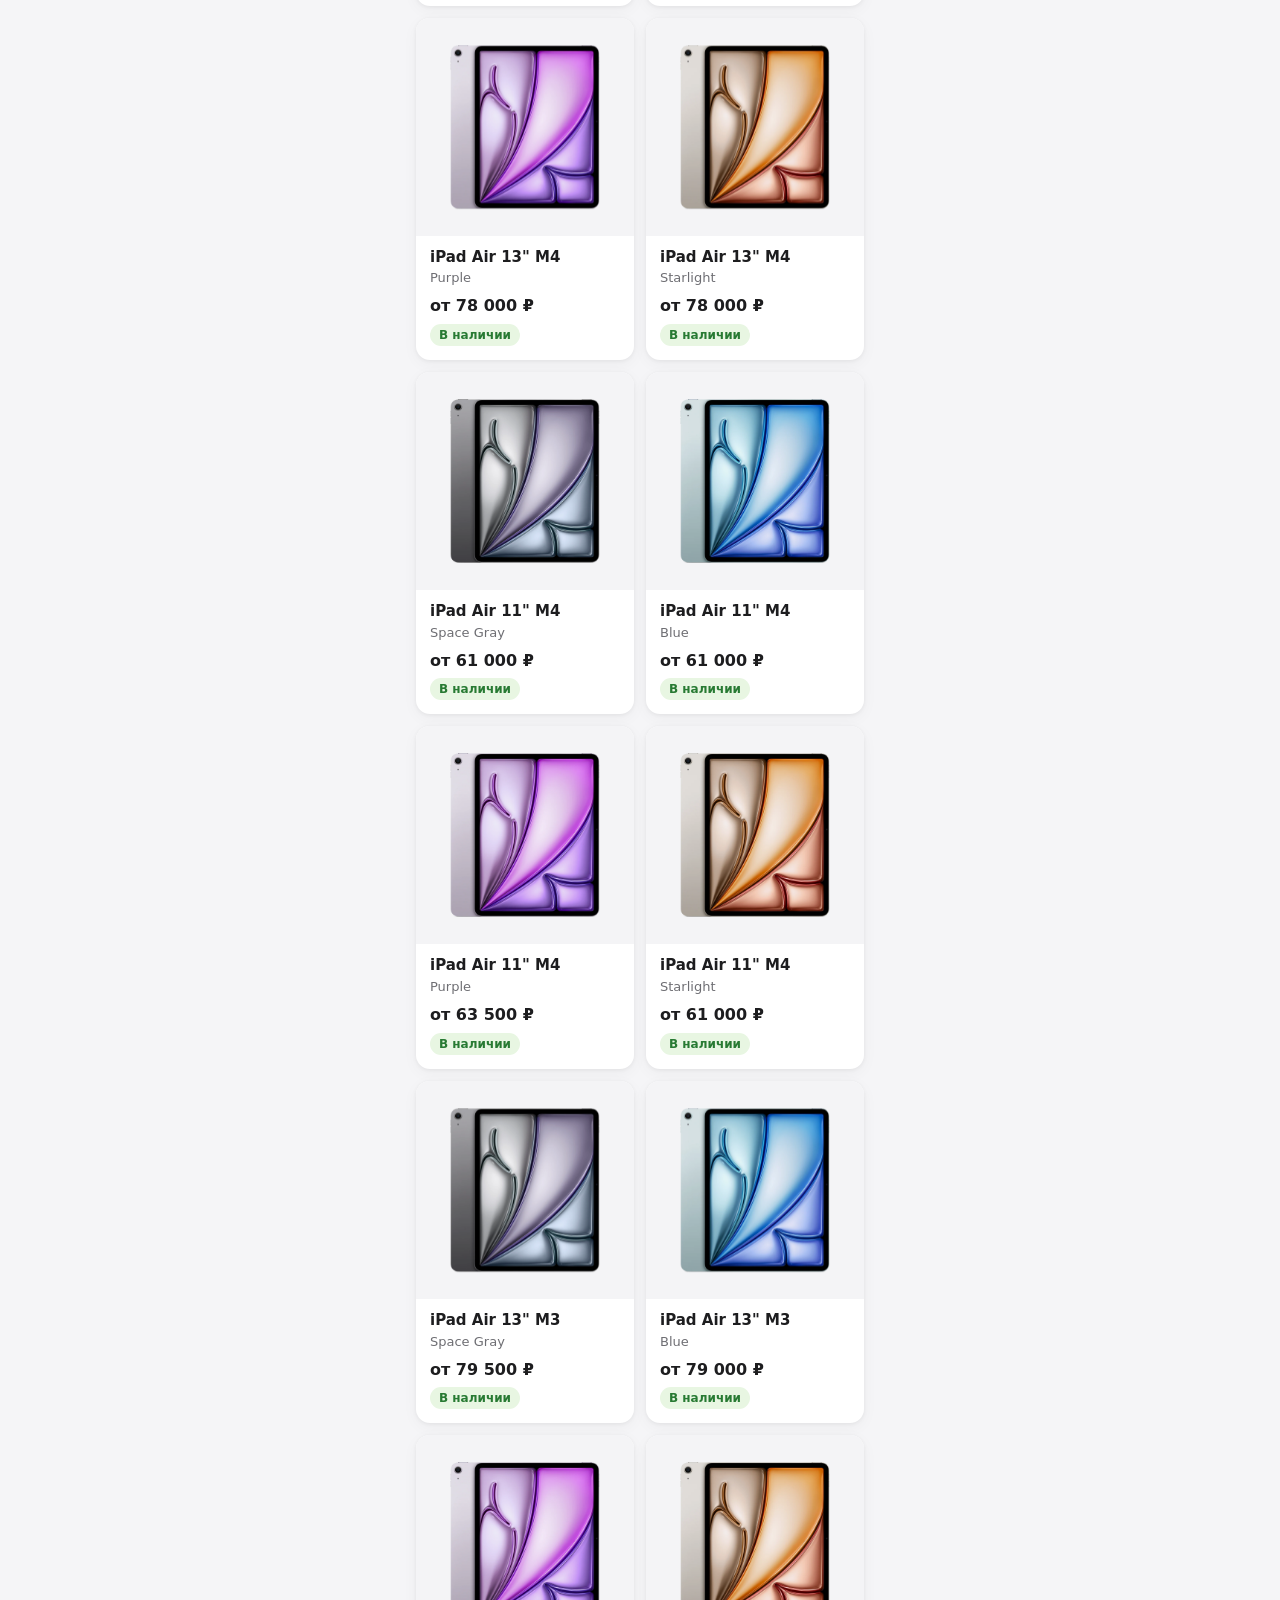
<file: demo/si-phone/index.html>
<!doctype html>
<html lang="ru" data-theme="auto" data-scheme="light">
  <head>
    <meta charset="UTF-8" />
    <meta name="viewport" content="width=device-width, initial-scale=1.0, maximum-scale=1.0, user-scalable=no, viewport-fit=cover" />
    <meta name="theme-color" content="#f5f5f7" />
    <meta name="robots" content="noindex" />
    <link rel="icon" type="image/svg+xml" href="./favicon.svg" />
    <title>Si Phone — демо</title>
    <!-- Демо для портфолио: без скрипта Telegram — магазин открыт вне Telegram, каталог из снимка, заказы никуда не уходят -->
    <script type="module" crossorigin src="./assets/index-CRUFtgqP.js"></script>
    <link rel="stylesheet" crossorigin href="./assets/index-B0KWSTyK.css">
  </head>
  <body>
    <div id="root"></div>
  </body>
</html>
</file>
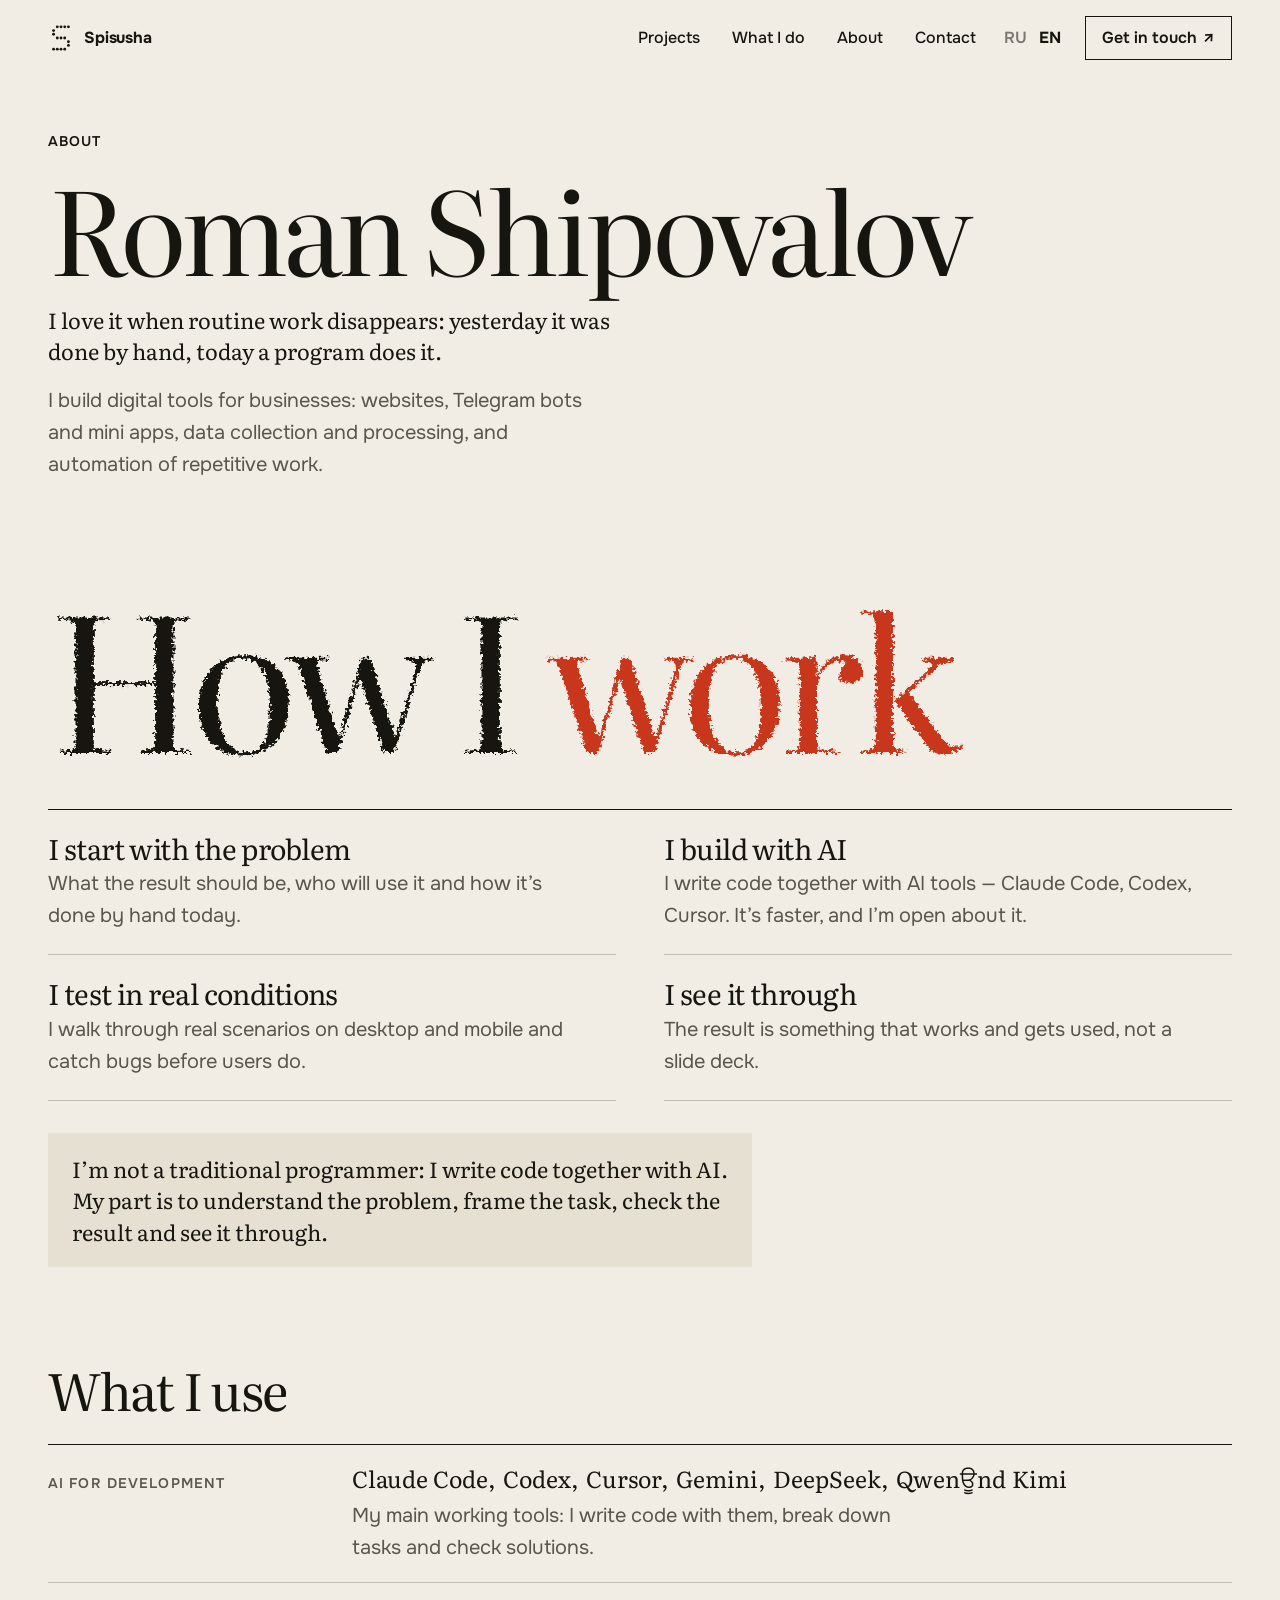
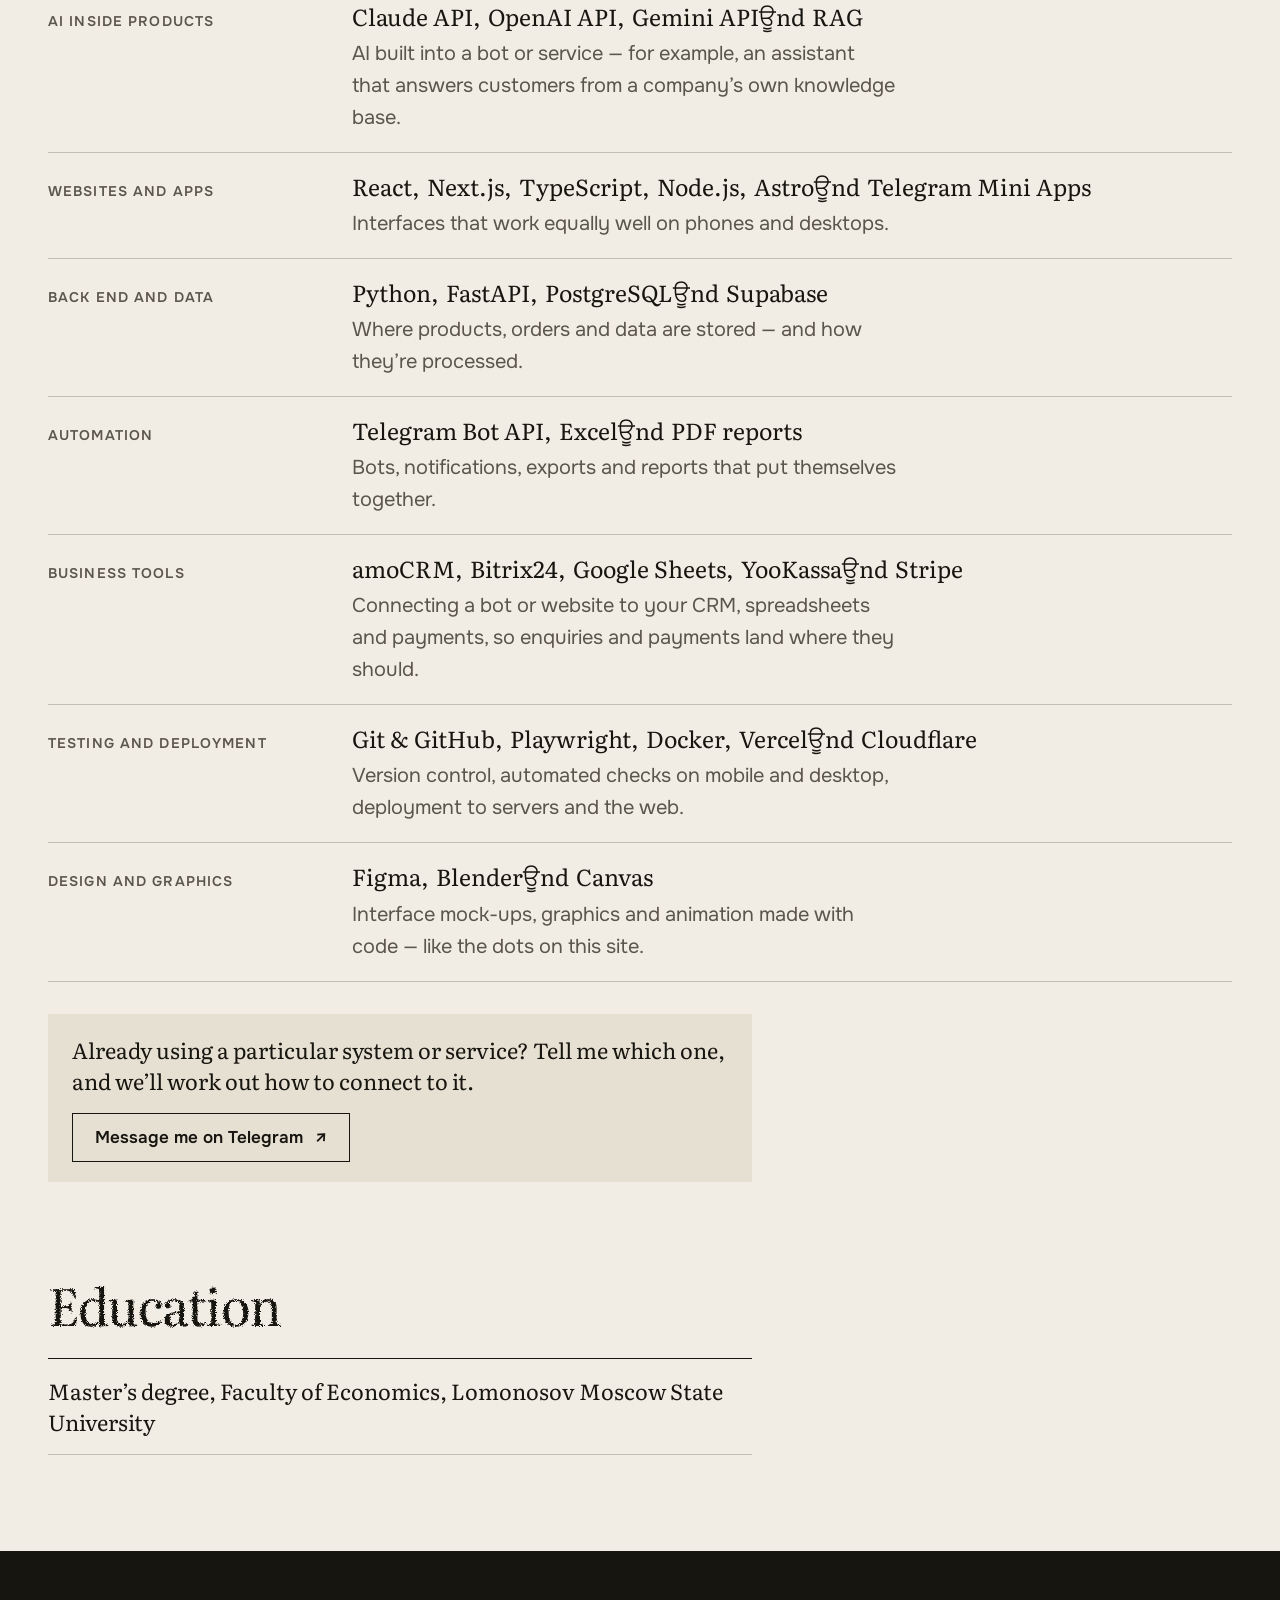
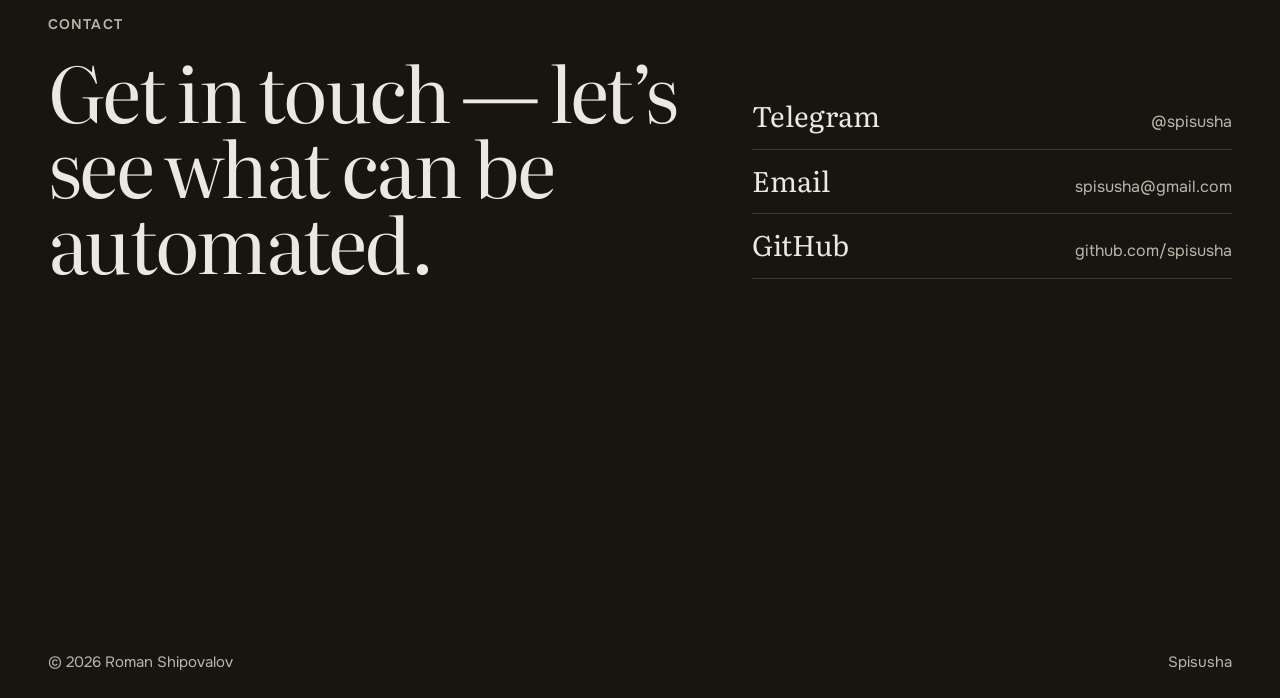
<file: en/about/index.html>
<!DOCTYPE html><html lang="en"><head><meta charset="utf-8"><meta name="viewport" content="width=device-width, initial-scale=1"><!-- Язык при первом заходе (DECISIONS 26, 89): по языкам браузера, не по IP (в РФ многие сидят через VPN).
       Если среди языков браузера нет русского (и близких: uk, be, kk) — с русской страницы переходим на английскую.
       Ручной выбор RU/EN запоминается и дальше не переопределяется. Поисковых роботов не перенаправляем,
       а с английской версии на русскую — никогда (чтобы английские ссылки работали у всех). --><script>
    (function () {
      try {
        var p = location.pathname, isEn = /^\/en(\/|$)/.test(p), saved = localStorage.getItem('lang');
        if (isEn || saved === 'ru' || /bot|crawl|spider|slurp|yandex|google|bing|lighthouse|headless/i.test(navigator.userAgent)) return;
        var langs = (navigator.languages && navigator.languages.length ? navigator.languages : [navigator.language || '']).join(',');
        if (saved === 'en' || !/(^|,)\s*(ru|uk|be|kk)\b/i.test(langs)) location.replace('/en' + p + location.search + location.hash);
      } catch (e) {}
    })();
  </script><title>About — Roman Shipovalov · Spisusha</title><meta name="description" content="Roman Shipovalov (Spisusha): I build websites, Telegram bots and mini apps, and automate work with data using AI. How I work and what I use."><link rel="canonical" href="https://spisusha.com/en/about/"><link rel="alternate" hreflang="ru" href="https://spisusha.com/about/"><link rel="alternate" hreflang="en" href="https://spisusha.com/en/about/"><link rel="alternate" hreflang="x-default" href="https://spisusha.com/about/"><meta property="og:type" content="website"><meta property="og:locale" content="en_US"><meta property="og:locale:alternate" content="ru_RU"><meta property="og:site_name" content="Spisusha"><meta property="og:title" content="About — Roman Shipovalov · Spisusha"><meta property="og:description" content="Roman Shipovalov (Spisusha): I build websites, Telegram bots and mini apps, and automate work with data using AI. How I work and what I use."><meta property="og:url" content="https://spisusha.com/en/about/"><!-- картинка превью ссылки в Telegram, WhatsApp, соцсетях — обложка сайта на своём языке (tools/qa/make-previews.mjs) --><meta property="og:image" content="https://spisusha.com/img/og-en.jpg"><meta property="og:image:width" content="1200"><meta property="og:image:height" content="630"><meta property="og:image:alt" content="Spisusha — Roman Shipovalov: I build digital tools with AI"><meta name="twitter:card" content="summary_large_image"><script type="application/ld+json">{"@context":"https://schema.org","@graph":[{"@type":"WebSite","@id":"https://spisusha.com/#website","url":"https://spisusha.com/","name":"Spisusha","alternateName":"spisusha.com","inLanguage":["ru","en"],"publisher":{"@id":"https://spisusha.com/#person"}},{"@type":"Person","@id":"https://spisusha.com/#person","url":"https://spisusha.com/","name":"Roman Shipovalov","alternateName":["Spisusha","Роман Шиповалов"],"knowsAbout":"business process automation","sameAs":["https://t.me/spisusha","https://github.com/spisusha"]}]}</script><meta name="theme-color" content="#F1EDE4"><link rel="icon" href="/favicon.svg" type="image/svg+xml"><link rel="apple-touch-icon" href="/apple-touch-icon.png"><link rel="sitemap" type="application/xml" href="/sitemap.xml"><meta name="generator" content="Astro v7.4.1"><link rel="stylesheet" href="/_astro/Base.ia-x1stv.css"><style>.inkhead[data-astro-cid-rsvat6ad]{font:400 var(--fs-ink)/.9 var(--serif);letter-spacing:-.045em;margin:0;padding:12px 0 .2em}.inkhead[data-astro-cid-rsvat6ad] em[data-astro-cid-rsvat6ad]{color:var(--cinnabar);font-style:normal}
.ab-head[data-astro-cid-tdycyq42]{max-width:var(--max);gap:18px;padding-top:132px;display:grid}.ab-head[data-astro-cid-tdycyq42] h1[data-astro-cid-tdycyq42]{font:400 clamp(52px, 9vw, 150px)/.9 var(--serif);letter-spacing:-.045em;margin:6px 0 8px}.lede[data-astro-cid-tdycyq42]{font:400 var(--fs-lede)/var(--lh-lede) var(--serif);max-width:36rem;margin:0}.intro[data-astro-cid-tdycyq42]{max-width:var(--measure);color:var(--graphite);margin:0}.ab-sec[data-astro-cid-tdycyq42]{padding-block:var(--s-9) 0}.sec-title[data-astro-cid-tdycyq42]{font:400 clamp(34px, 4vw, 60px)/1.02 var(--serif);letter-spacing:-.025em;margin:0 0 28px}.dots[data-astro-cid-tdycyq42]{border-top:1.5px solid var(--ink);margin:16px 0 0;padding:0;list-style:none}.dots[data-astro-cid-tdycyq42] li[data-astro-cid-tdycyq42]{border-bottom:1px solid var(--rule);gap:4px;padding:22px 0;display:grid}.dots[data-astro-cid-tdycyq42] h3[data-astro-cid-tdycyq42]{font:400 var(--fs-h4)/1.15 var(--serif);letter-spacing:-.02em;margin:0}.dots[data-astro-cid-tdycyq42] p[data-astro-cid-tdycyq42]{color:var(--graphite);max-width:var(--measure);margin:0}@media (width>=960px){.dots[data-astro-cid-tdycyq42]{grid-template-columns:1fr 1fr;column-gap:48px;display:grid}}.honest[data-astro-cid-tdycyq42]{background:var(--paper-deep);max-width:44rem;font:400 var(--fs-lede)/var(--lh-lede) var(--serif);margin:32px 0 0;padding:20px 24px}.tools[data-astro-cid-tdycyq42]{border-top:1.5px solid var(--ink);margin:0}.tools[data-astro-cid-tdycyq42] div[data-astro-cid-tdycyq42]{border-bottom:1px solid var(--rule);gap:4px 24px;padding:18px 0;display:grid}.tools[data-astro-cid-tdycyq42] dt[data-astro-cid-tdycyq42]{font:600 var(--fs-kicker)/1.3 var(--sans);letter-spacing:.08em;text-transform:uppercase;color:var(--graphite)}.tools[data-astro-cid-tdycyq42] dd[data-astro-cid-tdycyq42]{gap:6px;margin:0;display:grid}.tools__list[data-astro-cid-tdycyq42] span[data-astro-cid-tdycyq42]{white-space:nowrap}.tools__list[data-astro-cid-tdycyq42]{font:400 clamp(20px, 1.8vw, 26px)/1.35 var(--serif);flex-wrap:wrap;align-items:baseline;gap:2px 0;display:flex}.tools__list[data-astro-cid-tdycyq42] span[data-astro-cid-tdycyq42]:not(:last-child):after{content:",";margin-right:.3em}.tools__list[data-astro-cid-tdycyq42] span[data-astro-cid-tdycyq42]:nth-last-child(2):after{content:" и"}:root:lang(en) .tools__list[data-astro-cid-tdycyq42] span[data-astro-cid-tdycyq42]:nth-last-child(2):after{content:"ਊnd"}.tools__why[data-astro-cid-tdycyq42]{color:var(--graphite);max-width:var(--measure)}.invite[data-astro-cid-tdycyq42]{background:var(--paper-deep);justify-items:start;gap:16px;max-width:44rem;margin-top:32px;padding:20px 24px;display:grid}.invite[data-astro-cid-tdycyq42] p[data-astro-cid-tdycyq42]{font:400 var(--fs-lede)/var(--lh-lede) var(--serif);margin:0}@media (width>=960px){.tools[data-astro-cid-tdycyq42] div[data-astro-cid-tdycyq42]{grid-template-columns:280px 1fr;align-items:baseline}}.fact[data-astro-cid-tdycyq42]{font:400 var(--fs-lede)/var(--lh-lede) var(--serif);border-top:1.5px solid var(--ink);border-bottom:1px solid var(--rule);max-width:44rem;margin:0;padding:16px 0}.ab-end[data-astro-cid-tdycyq42]{height:var(--s-9)}
</style></head><body><a class="skip" href="#main">Skip to content</a><header class="nav" data-nav-root data-astro-cid-wpvy4v7s><a class="nav__brand" href="/en/" aria-label="Spisusha — home" data-astro-cid-wpvy4v7s><svg viewBox="0 0 22 28" fill="currentColor" aria-hidden="true"><circle cx="7" cy="2" r="1.55"/><circle cx="11" cy="2" r="1.55"/><circle cx="15" cy="2" r="1.55"/><circle cx="19" cy="2" r="1.55"/><circle cx="3" cy="6" r="1.55"/><circle cx="3" cy="10" r="1.55"/><circle cx="7" cy="14" r="1.55"/><circle cx="11" cy="14" r="1.55"/><circle cx="15" cy="14" r="1.55"/><circle cx="19" cy="18" r="1.55"/><circle cx="19" cy="22" r="1.55"/><circle cx="3" cy="26" r="1.55"/><circle cx="7" cy="26" r="1.55"/><circle cx="11" cy="26" r="1.55"/><circle cx="15" cy="26" r="1.55"/></svg><span class="nav__word" aria-hidden="true" data-astro-cid-wpvy4v7s><i style="--i:0" data-astro-cid-wpvy4v7s>S</i><i style="--i:1" data-astro-cid-wpvy4v7s>p</i><i style="--i:2" data-astro-cid-wpvy4v7s>i</i><i style="--i:3" data-astro-cid-wpvy4v7s>s</i><i style="--i:4" data-astro-cid-wpvy4v7s>u</i><i style="--i:5" data-astro-cid-wpvy4v7s>s</i><i style="--i:6" data-astro-cid-wpvy4v7s>h</i><i style="--i:7" data-astro-cid-wpvy4v7s>a</i></span></a><nav class="nav__links" aria-label="Main navigation" data-astro-cid-wpvy4v7s><a href="/en/#projects" data-astro-cid-wpvy4v7s>Projects</a><a href="/en/#services" data-astro-cid-wpvy4v7s>What I do</a><a href="/en/about/" data-astro-cid-wpvy4v7s>About</a><a href="/en/#contacts" data-astro-cid-wpvy4v7s>Contact</a></nav><div class="nav__lang" aria-label="Site language" data-astro-cid-wpvy4v7s><a href="/about/" data-lang="ru" hreflang="ru" data-astro-cid-wpvy4v7s>RU</a><b aria-current="true" data-astro-cid-wpvy4v7s>EN</b></div><a class="nav__cta" href="https://t.me/spisusha" target="_blank" rel="noopener" data-astro-cid-wpvy4v7s>Get in touch <span aria-hidden="true" data-astro-cid-wpvy4v7s>↗</span></a><button class="nav__menu" type="button" aria-expanded="false" aria-controls="sheet" data-menu data-astro-cid-wpvy4v7s>Menu</button></header><div class="sheet" id="sheet" role="dialog" aria-modal="true" aria-label="Menu" inert data-astro-cid-wpvy4v7s><button class="sheet__close" type="button" data-menu data-astro-cid-wpvy4v7s>Close</button><div data-astro-cid-wpvy4v7s><nav class="sheet__nav" aria-label="Menu" data-astro-cid-wpvy4v7s><a href="/en/#projects" data-astro-cid-wpvy4v7s>Projects</a><a href="/en/#services" data-astro-cid-wpvy4v7s>What I do</a><a href="/en/about/" data-astro-cid-wpvy4v7s>About</a><a href="/en/#contacts" data-astro-cid-wpvy4v7s>Contact</a></nav><div class="sheet__contacts" data-astro-cid-wpvy4v7s><span data-astro-cid-wpvy4v7s>Contact</span><a href="https://t.me/spisusha" target="_blank" rel="noopener" data-astro-cid-wpvy4v7s>Telegram — @spisusha</a><a href="mailto:spisusha@gmail.com" data-astro-cid-wpvy4v7s>Email — spisusha@gmail.com</a><a href="https://github.com/spisusha" target="_blank" rel="noopener" data-astro-cid-wpvy4v7s>GitHub — github.com/spisusha</a></div></div><div class="sheet__foot" data-astro-cid-wpvy4v7s><span class="sheet__lang" aria-label="Site language" data-astro-cid-wpvy4v7s><a href="/about/" data-lang="ru" hreflang="ru" data-astro-cid-wpvy4v7s>RU</a><b aria-current="true" data-astro-cid-wpvy4v7s>EN</b></span><span data-astro-cid-wpvy4v7s>Spisusha</span></div></div><script type="module">var e=document.querySelector(`[data-nav-root]`),t=document.getElementById(`sheet`),n=document.querySelectorAll(`[data-menu]`),r=e.querySelector(`.nav__menu`),i=e=>{t.classList.toggle(`is-open`,e),t.inert=!e,document.documentElement.style.overflow=e?`hidden`:``,n.forEach(t=>t.setAttribute(`aria-expanded`,String(e))),e?t.querySelector(`.sheet__close`)?.focus():r.focus({preventScroll:!0})};n.forEach(e=>e.addEventListener(`click`,()=>i(!t.classList.contains(`is-open`)))),t.querySelectorAll(`a`).forEach(e=>e.addEventListener(`click`,()=>i(!1))),addEventListener(`keydown`,e=>{e.key===`Escape`&&t.classList.contains(`is-open`)&&i(!1)}),document.querySelectorAll(`[data-lang]`).forEach(e=>e.addEventListener(`click`,()=>{try{localStorage.setItem(`lang`,e.dataset.lang)}catch{}}));var a=!1,o=()=>{a=!1;let t=e.offsetHeight/2,n=e=>{let n=e.getBoundingClientRect();return n.top<t+12&&n.bottom>t-12};e.classList.toggle(`is-scrolled`,scrollY>24),e.classList.toggle(`is-folded`,[...document.querySelectorAll(`[data-dodge]`)].some(n)),e.classList.toggle(`is-ink`,[...document.querySelectorAll(`[data-nav="ink"]`)].some(n))};addEventListener(`scroll`,()=>{a||(a=!0,requestAnimationFrame(o))},{passive:!0}),addEventListener(`resize`,o),o();</script><main id="main"><header class="wrap ab-head" data-astro-cid-tdycyq42><span class="kicker" data-astro-cid-tdycyq42>About</span><h1 data-dodge data-astro-cid-tdycyq42>Roman Shipovalov</h1><p class="lede" data-astro-cid-tdycyq42>I love it when routine work disappears: yesterday it was done by hand, today a program does it.</p><p class="intro" data-astro-cid-tdycyq42>I build digital tools for businesses: websites, Telegram bots and mini apps, data collection and processing, and automation of repetitive work.</p></header><section class="wrap ab-sec" aria-labelledby="how-h" data-astro-cid-tdycyq42><h2 class="inkhead" id="how-h" data-ink="true" data-dodge="true" data-astro-cid-rsvat6ad="true">How I <em data-astro-cid-rsvat6ad>work</em></h2><ul class="dots" data-astro-cid-tdycyq42><li data-astro-cid-tdycyq42><h3 data-astro-cid-tdycyq42>I start with the problem</h3><p data-astro-cid-tdycyq42>What the result should be, who will use it and how it’s done by hand today.</p></li><li data-astro-cid-tdycyq42><h3 data-astro-cid-tdycyq42>I build with AI</h3><p data-astro-cid-tdycyq42>I write code together with AI tools — Claude Code, Codex, Cursor. It’s faster, and I’m open about it.</p></li><li data-astro-cid-tdycyq42><h3 data-astro-cid-tdycyq42>I test in real conditions</h3><p data-astro-cid-tdycyq42>I walk through real scenarios on desktop and mobile and catch bugs before users do.</p></li><li data-astro-cid-tdycyq42><h3 data-astro-cid-tdycyq42>I see it through</h3><p data-astro-cid-tdycyq42>The result is something that works and gets used, not a slide deck.</p></li></ul><p class="honest" data-astro-cid-tdycyq42>I’m not a traditional programmer: I write code together with AI. My part is to understand the problem, frame the task, check the result and see it through.</p></section><section class="wrap ab-sec" aria-labelledby="tools-h" data-astro-cid-tdycyq42><h2 class="sec-title" id="tools-h" data-ink data-astro-cid-tdycyq42>What I use</h2><dl class="tools" data-astro-cid-tdycyq42><div data-astro-cid-tdycyq42><dt data-astro-cid-tdycyq42>AI for development</dt><dd data-astro-cid-tdycyq42><span class="tools__list" data-astro-cid-tdycyq42><span data-astro-cid-tdycyq42>Claude Code</span><span data-astro-cid-tdycyq42>Codex</span><span data-astro-cid-tdycyq42>Cursor</span><span data-astro-cid-tdycyq42>Gemini</span><span data-astro-cid-tdycyq42>DeepSeek</span><span data-astro-cid-tdycyq42>Qwen</span><span data-astro-cid-tdycyq42>Kimi</span></span><span class="tools__why" data-astro-cid-tdycyq42>My main working tools: I write code with them, break down tasks and check solutions.</span></dd></div><div data-astro-cid-tdycyq42><dt data-astro-cid-tdycyq42>AI inside products</dt><dd data-astro-cid-tdycyq42><span class="tools__list" data-astro-cid-tdycyq42><span data-astro-cid-tdycyq42>Claude API</span><span data-astro-cid-tdycyq42>OpenAI API</span><span data-astro-cid-tdycyq42>Gemini API</span><span data-astro-cid-tdycyq42>RAG</span></span><span class="tools__why" data-astro-cid-tdycyq42>AI built into a bot or service — for example, an assistant that answers customers from a company’s own knowledge base.</span></dd></div><div data-astro-cid-tdycyq42><dt data-astro-cid-tdycyq42>Websites and apps</dt><dd data-astro-cid-tdycyq42><span class="tools__list" data-astro-cid-tdycyq42><span data-astro-cid-tdycyq42>React</span><span data-astro-cid-tdycyq42>Next.js</span><span data-astro-cid-tdycyq42>TypeScript</span><span data-astro-cid-tdycyq42>Node.js</span><span data-astro-cid-tdycyq42>Astro</span><span data-astro-cid-tdycyq42>Telegram Mini Apps</span></span><span class="tools__why" data-astro-cid-tdycyq42>Interfaces that work equally well on phones and desktops.</span></dd></div><div data-astro-cid-tdycyq42><dt data-astro-cid-tdycyq42>Back end and data</dt><dd data-astro-cid-tdycyq42><span class="tools__list" data-astro-cid-tdycyq42><span data-astro-cid-tdycyq42>Python</span><span data-astro-cid-tdycyq42>FastAPI</span><span data-astro-cid-tdycyq42>PostgreSQL</span><span data-astro-cid-tdycyq42>Supabase</span></span><span class="tools__why" data-astro-cid-tdycyq42>Where products, orders and data are stored — and how they’re processed.</span></dd></div><div data-astro-cid-tdycyq42><dt data-astro-cid-tdycyq42>Automation</dt><dd data-astro-cid-tdycyq42><span class="tools__list" data-astro-cid-tdycyq42><span data-astro-cid-tdycyq42>Telegram Bot API</span><span data-astro-cid-tdycyq42>Excel</span><span data-astro-cid-tdycyq42>PDF reports</span></span><span class="tools__why" data-astro-cid-tdycyq42>Bots, notifications, exports and reports that put themselves together.</span></dd></div><div data-astro-cid-tdycyq42><dt data-astro-cid-tdycyq42>Business tools</dt><dd data-astro-cid-tdycyq42><span class="tools__list" data-astro-cid-tdycyq42><span data-astro-cid-tdycyq42>amoCRM</span><span data-astro-cid-tdycyq42>Bitrix24</span><span data-astro-cid-tdycyq42>Google Sheets</span><span data-astro-cid-tdycyq42>YooKassa</span><span data-astro-cid-tdycyq42>Stripe</span></span><span class="tools__why" data-astro-cid-tdycyq42>Connecting a bot or website to your CRM, spreadsheets and payments, so enquiries and payments land where they should.</span></dd></div><div data-astro-cid-tdycyq42><dt data-astro-cid-tdycyq42>Testing and deployment</dt><dd data-astro-cid-tdycyq42><span class="tools__list" data-astro-cid-tdycyq42><span data-astro-cid-tdycyq42>Git &amp; GitHub</span><span data-astro-cid-tdycyq42>Playwright</span><span data-astro-cid-tdycyq42>Docker</span><span data-astro-cid-tdycyq42>Vercel</span><span data-astro-cid-tdycyq42>Cloudflare</span></span><span class="tools__why" data-astro-cid-tdycyq42>Version control, automated checks on mobile and desktop, deployment to servers and the web.</span></dd></div><div data-astro-cid-tdycyq42><dt data-astro-cid-tdycyq42>Design and graphics</dt><dd data-astro-cid-tdycyq42><span class="tools__list" data-astro-cid-tdycyq42><span data-astro-cid-tdycyq42>Figma</span><span data-astro-cid-tdycyq42>Blender</span><span data-astro-cid-tdycyq42>Canvas</span></span><span class="tools__why" data-astro-cid-tdycyq42>Interface mock-ups, graphics and animation made with code — like the dots on this site.</span></dd></div></dl><!-- приглашение: если у клиента своя система — обсудить подключение (DECISIONS 95) --><div class="invite" data-astro-cid-tdycyq42><p data-astro-cid-tdycyq42>Already using a particular system or service? Tell me which one, and we’ll work out how to connect to it.</p><a class="btn" href="https://t.me/spisusha" target="_blank" rel="noopener" data-astro-cid-tdycyq42>Message me on Telegram <span class="arr" aria-hidden="true" data-astro-cid-tdycyq42>↗</span></a></div></section><section class="wrap ab-sec" aria-labelledby="edu-h" data-astro-cid-tdycyq42><h2 class="sec-title" id="edu-h" data-ink data-astro-cid-tdycyq42>Education</h2><p class="fact" data-astro-cid-tdycyq42>Master’s degree, Faculty of Economics, Lomonosov Moscow State University</p></section><div class="ab-end" data-astro-cid-tdycyq42></div></main><footer class="foot" id="contacts" data-nav="ink" aria-labelledby="contacts-h" data-astro-cid-jo6i4kqk><div class="wrap" data-astro-cid-jo6i4kqk><h2 class="kicker" id="contacts-h" data-astro-cid-jo6i4kqk>Contact</h2><div class="foot__grid" data-astro-cid-jo6i4kqk><p class="foot__cta" data-ink data-astro-cid-jo6i4kqk>Get in touch — let’s see what can be automated.</p><ul class="foot__links" data-astro-cid-jo6i4kqk><li data-astro-cid-jo6i4kqk><a href="https://t.me/spisusha" target="_blank" rel="noopener" data-astro-cid-jo6i4kqk>Telegram <span data-astro-cid-jo6i4kqk>@spisusha</span></a></li><li data-astro-cid-jo6i4kqk><a href="mailto:spisusha@gmail.com" data-astro-cid-jo6i4kqk>Email <span data-astro-cid-jo6i4kqk>spisusha@gmail.com</span></a></li><li data-astro-cid-jo6i4kqk><a href="https://github.com/spisusha" target="_blank" rel="noopener" data-astro-cid-jo6i4kqk>GitHub <span data-astro-cid-jo6i4kqk>github.com/spisusha</span></a></li></ul></div><div class="foot__word" data-astro-cid-jo6i4kqk><canvas id="footword" aria-hidden="true" data-astro-cid-jo6i4kqk></canvas></div><!-- без подсказки «нажмите на слово» (DECISIONS 58): курсор-рука и реакция на мышь подскажут сами --><div class="foot__bar" data-astro-cid-jo6i4kqk><span data-astro-cid-jo6i4kqk>© 2026 Roman Shipovalov</span><span data-astro-cid-jo6i4kqk>Spisusha</span></div></div></footer><script type="module" src="/_astro/Footer.astro_astro_type_script_index_0_lang.BC5z6a9N.js"></script><script type="module" src="/_astro/Base.astro_astro_type_script_index_0_lang.C7ZgEbsv.js"></script></body></html>
</file>
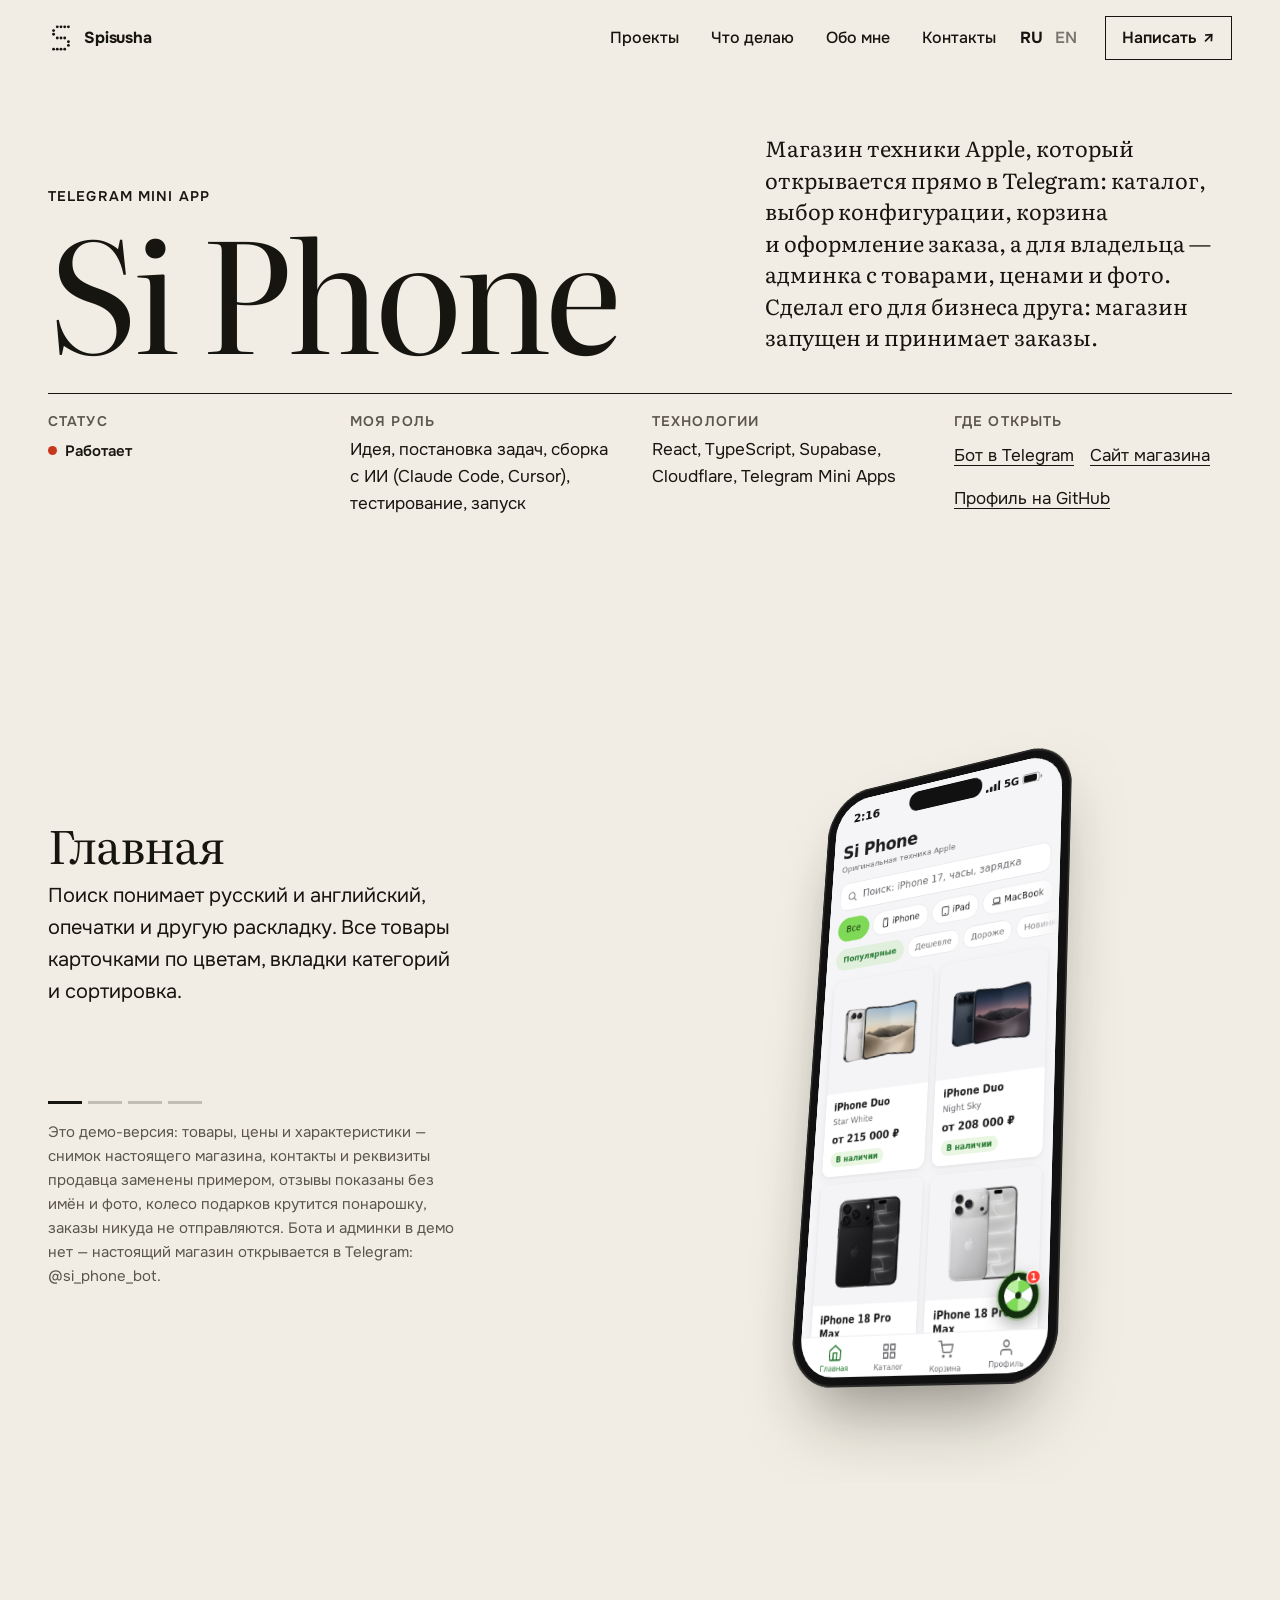
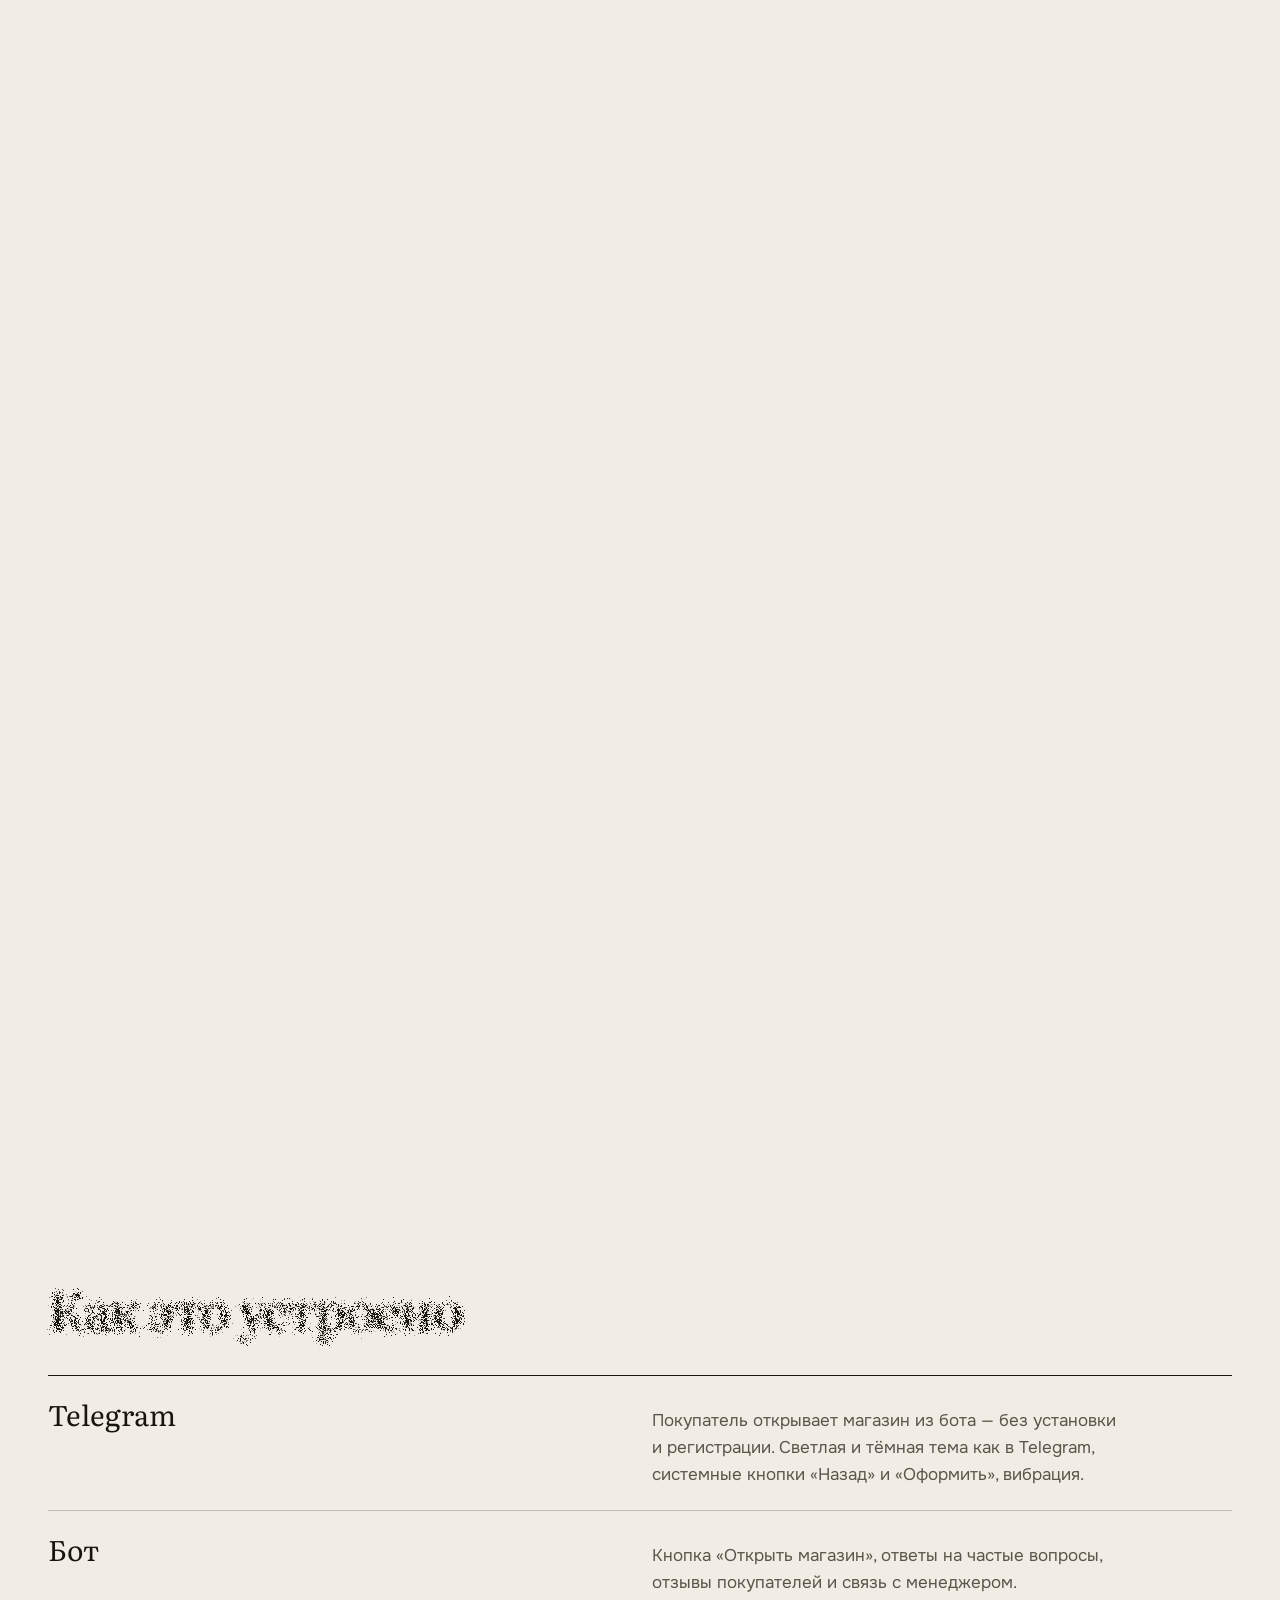
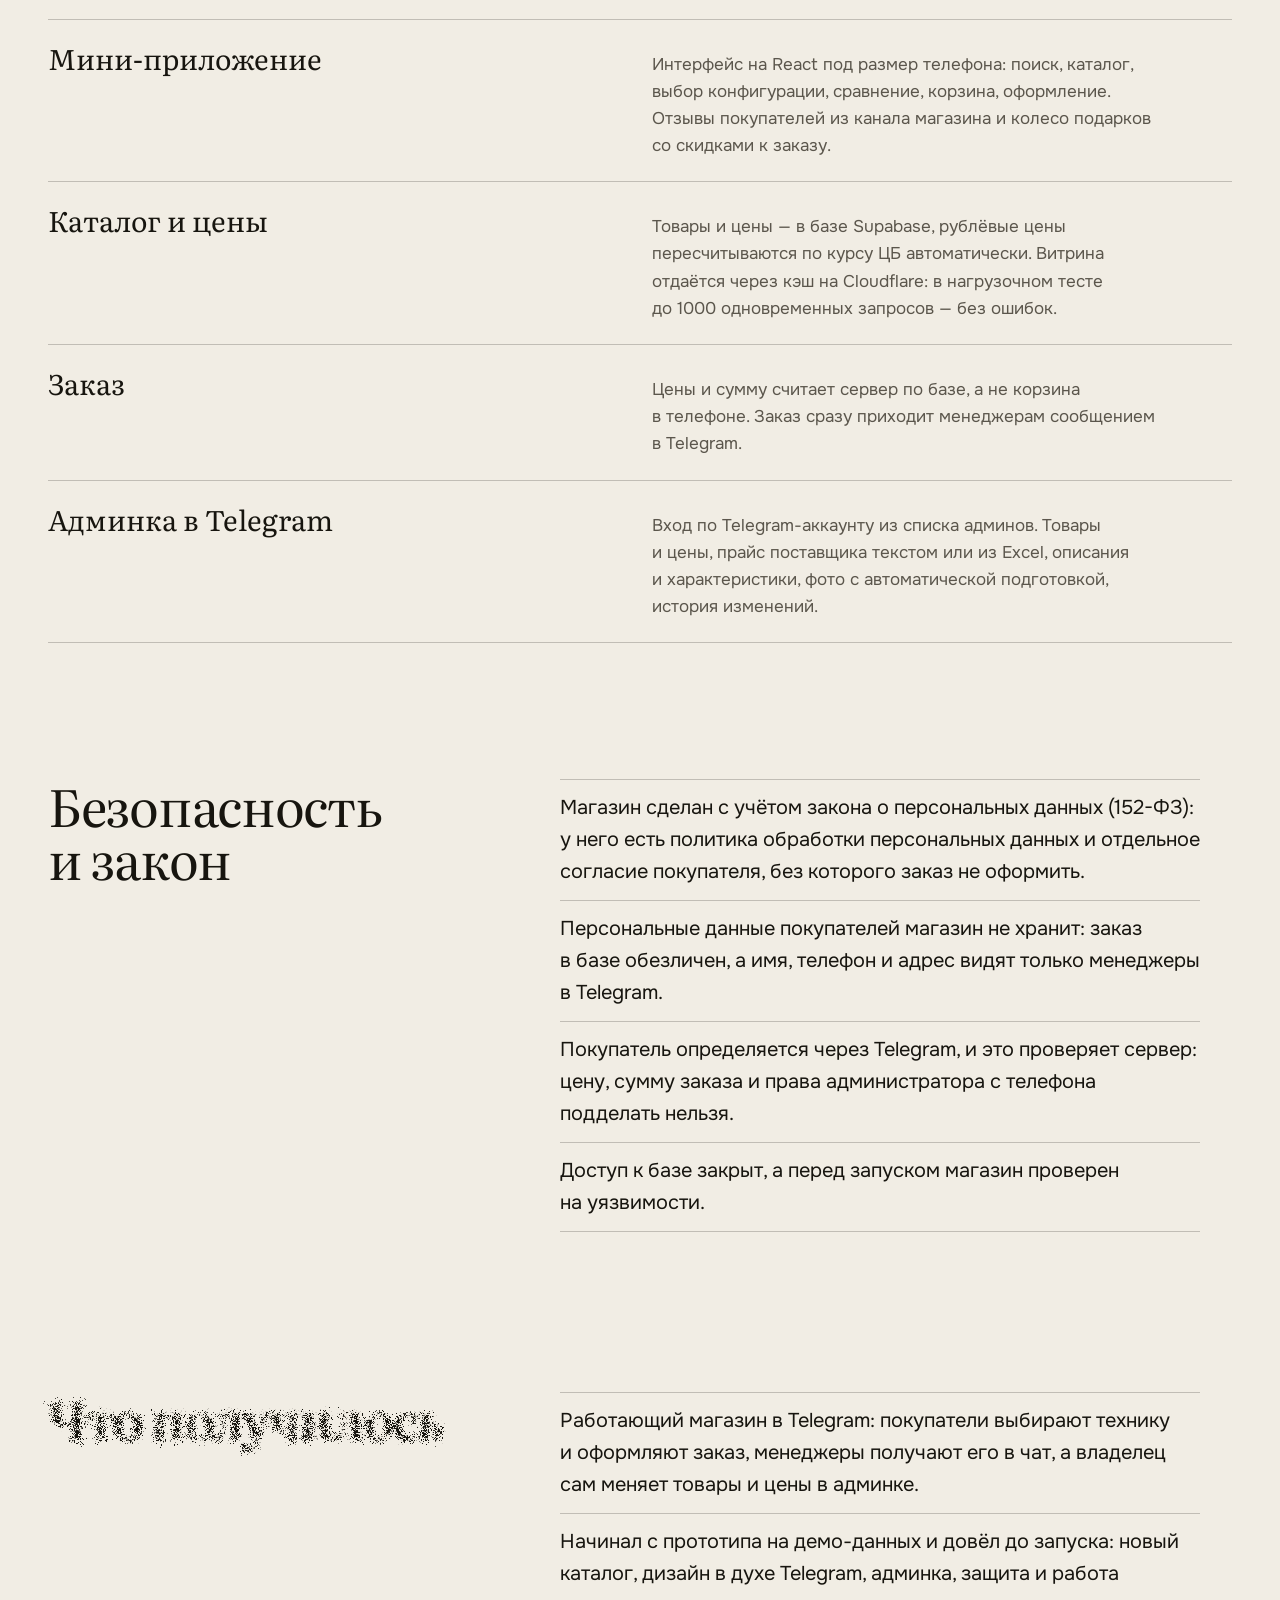
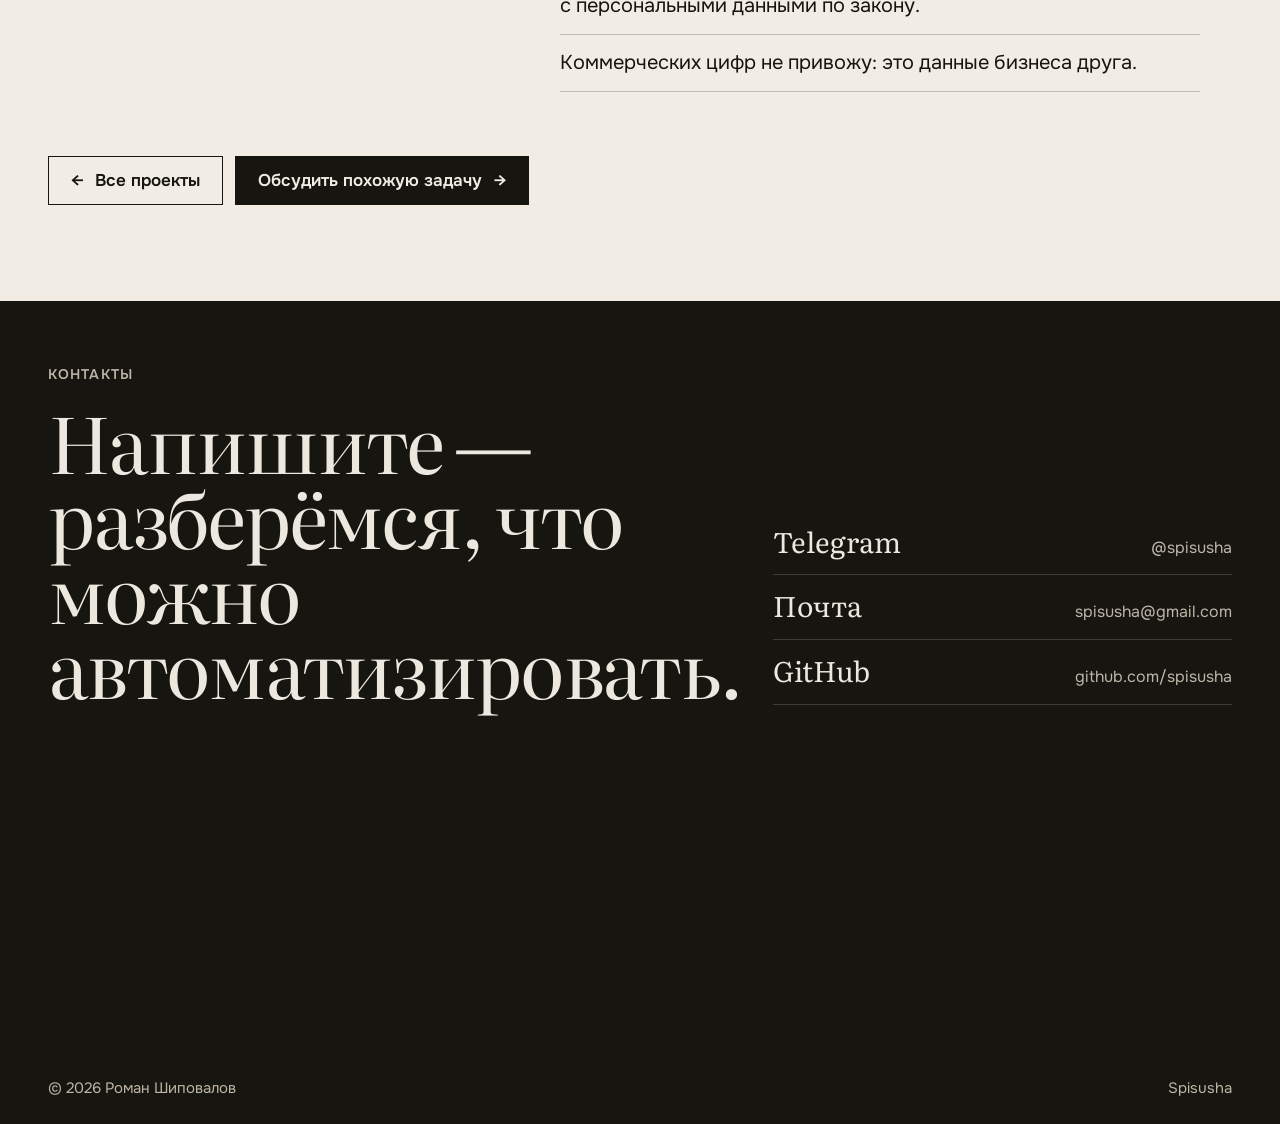
<file: projects/si-phone/index.html>
<!DOCTYPE html><html lang="ru"><head><meta charset="utf-8"><meta name="viewport" content="width=device-width, initial-scale=1"><!-- Язык при первом заходе (DECISIONS 26, 89): по языкам браузера, не по IP (в РФ многие сидят через VPN).
       Если среди языков браузера нет русского (и близких: uk, be, kk) — с русской страницы переходим на английскую.
       Ручной выбор RU/EN запоминается и дальше не переопределяется. Поисковых роботов не перенаправляем,
       а с английской версии на русскую — никогда (чтобы английские ссылки работали у всех). --><script>
    (function () {
      try {
        var p = location.pathname, isEn = /^\/en(\/|$)/.test(p), saved = localStorage.getItem('lang');
        if (isEn || saved === 'ru' || /bot|crawl|spider|slurp|yandex|google|bing|lighthouse|headless/i.test(navigator.userAgent)) return;
        var langs = (navigator.languages && navigator.languages.length ? navigator.languages : [navigator.language || '']).join(',');
        if (saved === 'en' || !/(^|,)\s*(ru|uk|be|kk)\b/i.test(langs)) location.replace('/en' + p + location.search + location.hash);
      } catch (e) {}
    })();
  </script><title>Si Phone — магазин техники Apple в Telegram · Spisusha</title><meta name="description" content="Кейс: Telegram Mini App магазина техники Apple — больше 800 позиций, выбор конфигурации, корзина, заказ и админка прямо в Telegram. Сделан с учётом закона о персональных данных. Демо-версию можно попробовать на странице."><link rel="canonical" href="https://spisusha.com/projects/si-phone/"><link rel="alternate" hreflang="ru" href="https://spisusha.com/projects/si-phone/"><link rel="alternate" hreflang="en" href="https://spisusha.com/en/projects/si-phone/"><link rel="alternate" hreflang="x-default" href="https://spisusha.com/projects/si-phone/"><meta property="og:type" content="website"><meta property="og:locale" content="ru_RU"><meta property="og:locale:alternate" content="en_US"><meta property="og:site_name" content="Spisusha"><meta property="og:title" content="Si Phone — магазин техники Apple в Telegram · Spisusha"><meta property="og:description" content="Кейс: Telegram Mini App магазина техники Apple — больше 800 позиций, выбор конфигурации, корзина, заказ и админка прямо в Telegram. Сделан с учётом закона о персональных данных. Демо-версию можно попробовать на странице."><meta property="og:url" content="https://spisusha.com/projects/si-phone/"><!-- картинка превью ссылки в Telegram, WhatsApp, соцсетях — обложка сайта на своём языке (tools/qa/make-previews.mjs) --><meta property="og:image" content="https://spisusha.com/img/og-ru.jpg"><meta property="og:image:width" content="1200"><meta property="og:image:height" content="630"><meta property="og:image:alt" content="Spisusha — Роман Шиповалов: собираю цифровые инструменты с помощью ИИ"><meta name="twitter:card" content="summary_large_image"><script type="application/ld+json">{"@context":"https://schema.org","@graph":[{"@type":"WebSite","@id":"https://spisusha.com/#website","url":"https://spisusha.com/","name":"Spisusha","alternateName":"spisusha.com","inLanguage":["ru","en"],"publisher":{"@id":"https://spisusha.com/#person"}},{"@type":"Person","@id":"https://spisusha.com/#person","url":"https://spisusha.com/","name":"Роман Шиповалов","alternateName":["Spisusha","Roman Shipovalov"],"knowsAbout":"автоматизация бизнес-процессов","sameAs":["https://t.me/spisusha","https://github.com/spisusha"]}]}</script><meta name="theme-color" content="#F1EDE4"><link rel="icon" href="/favicon.svg" type="image/svg+xml"><link rel="apple-touch-icon" href="/apple-touch-icon.png"><link rel="sitemap" type="application/xml" href="/sitemap.xml"><meta name="generator" content="Astro v7.4.1"><link rel="stylesheet" href="/_astro/Base.ia-x1stv.css"><link rel="stylesheet" href="/_astro/SiPhoneCase.CYrYh26P.css"></head><body><a class="skip" href="#main">Перейти к содержанию</a><header class="nav" data-nav-root data-astro-cid-wpvy4v7s><a class="nav__brand" href="/" aria-label="Spisusha — на главную" data-astro-cid-wpvy4v7s><svg viewBox="0 0 22 28" fill="currentColor" aria-hidden="true"><circle cx="7" cy="2" r="1.55"/><circle cx="11" cy="2" r="1.55"/><circle cx="15" cy="2" r="1.55"/><circle cx="19" cy="2" r="1.55"/><circle cx="3" cy="6" r="1.55"/><circle cx="3" cy="10" r="1.55"/><circle cx="7" cy="14" r="1.55"/><circle cx="11" cy="14" r="1.55"/><circle cx="15" cy="14" r="1.55"/><circle cx="19" cy="18" r="1.55"/><circle cx="19" cy="22" r="1.55"/><circle cx="3" cy="26" r="1.55"/><circle cx="7" cy="26" r="1.55"/><circle cx="11" cy="26" r="1.55"/><circle cx="15" cy="26" r="1.55"/></svg><span class="nav__word" aria-hidden="true" data-astro-cid-wpvy4v7s><i style="--i:0" data-astro-cid-wpvy4v7s>S</i><i style="--i:1" data-astro-cid-wpvy4v7s>p</i><i style="--i:2" data-astro-cid-wpvy4v7s>i</i><i style="--i:3" data-astro-cid-wpvy4v7s>s</i><i style="--i:4" data-astro-cid-wpvy4v7s>u</i><i style="--i:5" data-astro-cid-wpvy4v7s>s</i><i style="--i:6" data-astro-cid-wpvy4v7s>h</i><i style="--i:7" data-astro-cid-wpvy4v7s>a</i></span></a><nav class="nav__links" aria-label="Основная навигация" data-astro-cid-wpvy4v7s><a href="/#projects" data-astro-cid-wpvy4v7s>Проекты</a><a href="/#services" data-astro-cid-wpvy4v7s>Что делаю</a><a href="/about/" data-astro-cid-wpvy4v7s>Обо мне</a><a href="/#contacts" data-astro-cid-wpvy4v7s>Контакты</a></nav><div class="nav__lang" aria-label="Язык сайта" data-astro-cid-wpvy4v7s><b aria-current="true" data-astro-cid-wpvy4v7s>RU</b><a href="/en/projects/si-phone/" data-lang="en" hreflang="en" data-astro-cid-wpvy4v7s>EN</a></div><a class="nav__cta" href="https://t.me/spisusha" target="_blank" rel="noopener" data-astro-cid-wpvy4v7s>Написать <span aria-hidden="true" data-astro-cid-wpvy4v7s>↗</span></a><button class="nav__menu" type="button" aria-expanded="false" aria-controls="sheet" data-menu data-astro-cid-wpvy4v7s>Меню</button></header><div class="sheet" id="sheet" role="dialog" aria-modal="true" aria-label="Меню" inert data-astro-cid-wpvy4v7s><button class="sheet__close" type="button" data-menu data-astro-cid-wpvy4v7s>Закрыть</button><div data-astro-cid-wpvy4v7s><nav class="sheet__nav" aria-label="Меню" data-astro-cid-wpvy4v7s><a href="/#projects" data-astro-cid-wpvy4v7s>Проекты</a><a href="/#services" data-astro-cid-wpvy4v7s>Что делаю</a><a href="/about/" data-astro-cid-wpvy4v7s>Обо мне</a><a href="/#contacts" data-astro-cid-wpvy4v7s>Контакты</a></nav><div class="sheet__contacts" data-astro-cid-wpvy4v7s><span data-astro-cid-wpvy4v7s>Связаться</span><a href="https://t.me/spisusha" target="_blank" rel="noopener" data-astro-cid-wpvy4v7s>Telegram — @spisusha</a><a href="mailto:spisusha@gmail.com" data-astro-cid-wpvy4v7s>Почта — spisusha@gmail.com</a><a href="https://github.com/spisusha" target="_blank" rel="noopener" data-astro-cid-wpvy4v7s>GitHub — github.com/spisusha</a></div></div><div class="sheet__foot" data-astro-cid-wpvy4v7s><span class="sheet__lang" aria-label="Язык сайта" data-astro-cid-wpvy4v7s><b aria-current="true" data-astro-cid-wpvy4v7s>RU</b><a href="/en/projects/si-phone/" data-lang="en" hreflang="en" data-astro-cid-wpvy4v7s>EN</a></span><span data-astro-cid-wpvy4v7s>Spisusha</span></div></div><script type="module">var e=document.querySelector(`[data-nav-root]`),t=document.getElementById(`sheet`),n=document.querySelectorAll(`[data-menu]`),r=e.querySelector(`.nav__menu`),i=e=>{t.classList.toggle(`is-open`,e),t.inert=!e,document.documentElement.style.overflow=e?`hidden`:``,n.forEach(t=>t.setAttribute(`aria-expanded`,String(e))),e?t.querySelector(`.sheet__close`)?.focus():r.focus({preventScroll:!0})};n.forEach(e=>e.addEventListener(`click`,()=>i(!t.classList.contains(`is-open`)))),t.querySelectorAll(`a`).forEach(e=>e.addEventListener(`click`,()=>i(!1))),addEventListener(`keydown`,e=>{e.key===`Escape`&&t.classList.contains(`is-open`)&&i(!1)}),document.querySelectorAll(`[data-lang]`).forEach(e=>e.addEventListener(`click`,()=>{try{localStorage.setItem(`lang`,e.dataset.lang)}catch{}}));var a=!1,o=()=>{a=!1;let t=e.offsetHeight/2,n=e=>{let n=e.getBoundingClientRect();return n.top<t+12&&n.bottom>t-12};e.classList.toggle(`is-scrolled`,scrollY>24),e.classList.toggle(`is-folded`,[...document.querySelectorAll(`[data-dodge]`)].some(n)),e.classList.toggle(`is-ink`,[...document.querySelectorAll(`[data-nav="ink"]`)].some(n))};addEventListener(`scroll`,()=>{a||(a=!0,requestAnimationFrame(o))},{passive:!0}),addEventListener(`resize`,o),o();</script><main id="main"><header class="wrap case-head" data-astro-cid-656yakqp><div data-astro-cid-656yakqp><span class="kicker" data-astro-cid-656yakqp>Telegram Mini App</span><h1 data-dodge data-astro-cid-656yakqp>Si Phone</h1></div><p class="lede" data-astro-cid-656yakqp>Магазин техники Apple, который открывается прямо в Telegram: каталог, выбор конфигурации, корзина и оформление заказа, а для владельца — админка с товарами, ценами и фото. Сделал его для бизнеса друга: магазин запущен и принимает заказы.</p><dl class="meta" data-astro-cid-656yakqp><div data-astro-cid-656yakqp><dt data-astro-cid-656yakqp>Статус</dt><dd data-astro-cid-656yakqp><span class="status" data-astro-cid-656yakqp>Работает</span></dd></div><div data-astro-cid-656yakqp><dt data-astro-cid-656yakqp>Моя роль</dt><dd data-astro-cid-656yakqp>Идея, постановка задач, сборка с ИИ (Claude Code, Cursor), тестирование, запуск</dd></div><div data-astro-cid-656yakqp><dt data-astro-cid-656yakqp>Технологии</dt><dd data-astro-cid-656yakqp>React, TypeScript, Supabase, Cloudflare, Telegram Mini Apps</dd></div><div data-astro-cid-656yakqp><dt data-astro-cid-656yakqp>Где открыть</dt><dd data-astro-cid-656yakqp><span class="links" data-astro-cid-656yakqp><a href="https://t.me/si_phone_bot" target="_blank" rel="noopener" data-astro-cid-656yakqp>Бот в Telegram</a><a href="https://si-phone.pages.dev" target="_blank" rel="noopener" data-astro-cid-656yakqp>Сайт магазина</a><a href="https://github.com/spisusha" target="_blank" rel="noopener" data-astro-cid-656yakqp>Профиль на GitHub</a></span></dd></div></dl></header><section class="scene" id="scene" aria-label="Демонстрация приложения" data-astro-cid-656yakqp><div class="stage" data-astro-cid-656yakqp><div data-astro-cid-656yakqp><div class="steps" data-astro-cid-656yakqp><div class="step" data-route="#/" data-shot="/img/si-phone-home.webp" data-astro-cid-656yakqp><h2 data-astro-cid-656yakqp>Главная</h2><p data-astro-cid-656yakqp>Поиск понимает русский и английский, опечатки и другую раскладку. Все товары карточками по цветам, вкладки категорий и сортировка.</p></div><div class="step" data-route="#/catalog/iphone" data-shot="/img/si-phone-catalog.webp" data-astro-cid-656yakqp><h2 data-astro-cid-656yakqp>Каталог</h2><p data-astro-cid-656yakqp>Категория → поколение → модель, у каждой — фото и цена «от». Больше 800 позиций техники Apple и аксессуары к ней.</p></div><div class="step" data-route="#/product/iphone-17-pro-max" data-shot="/img/si-phone-config.webp" data-astro-cid-656yakqp><h2 data-astro-cid-656yakqp>Карточка товара</h2><p data-astro-cid-656yakqp>Галерея фото, описание и характеристики, выбор цвета, памяти и SIM — цена меняется сразу. До трёх устройств можно сравнить бок о бок.</p></div><div class="step" data-route="#/" data-shot="/img/si-phone-home.webp" data-astro-cid-656yakqp><h2 data-astro-cid-656yakqp>Попробуйте сами</h2><p data-mobile="Нажмите на телефон — магазин откроется на весь экран: выберите товар, положите в корзину и оформите заказ." data-astro-cid-656yakqp>Телефон стал живым: выберите товар, положите в корзину и оформите заказ.</p></div></div><div class="progress" aria-hidden="true" data-astro-cid-656yakqp><i data-astro-cid-656yakqp></i><i data-astro-cid-656yakqp></i><i data-astro-cid-656yakqp></i><i data-astro-cid-656yakqp></i></div><p class="demo-note" data-astro-cid-656yakqp>Это демо-версия: товары, цены и характеристики — снимок настоящего магазина, контакты и реквизиты продавца заменены примером, отзывы показаны без имён и фото, колесо подарков крутится понарошку, заказы никуда не отправляются. Бота и админки в демо нет — настоящий магазин открывается в Telegram: @si_phone_bot.</p></div><div class="phone-wrap" data-astro-cid-656yakqp><div class="phone" id="phone" data-astro-cid-656yakqp><div class="phone__screen" id="screen" data-astro-cid-656yakqp><div class="phone__status" id="status" aria-hidden="true" data-astro-cid-656yakqp><span id="clock" data-astro-cid-656yakqp>9:41</span><span class="r" data-astro-cid-656yakqp><svg viewBox="0 0 18 12" data-astro-cid-656yakqp><rect x="0" y="8" width="3" height="4" rx="1" data-astro-cid-656yakqp></rect><rect x="5" y="5.5" width="3" height="6.5" rx="1" data-astro-cid-656yakqp></rect><rect x="10" y="3" width="3" height="9" rx="1" data-astro-cid-656yakqp></rect><rect x="15" y="0" width="3" height="12" rx="1" data-astro-cid-656yakqp></rect></svg>5G<svg viewBox="0 0 27 13" data-astro-cid-656yakqp><rect x="0.5" y="0.5" width="22" height="12" rx="3.5" fill="none" stroke="currentColor" opacity=".4" data-astro-cid-656yakqp></rect><rect x="2" y="2" width="17" height="9" rx="2" data-astro-cid-656yakqp></rect><rect x="24" y="4.5" width="2" height="4" rx="1" opacity=".4" data-astro-cid-656yakqp></rect></svg></span></div><iframe id="app" data-src="/demo/si-phone/index.html#/" title="Демо-версия магазина Si Phone" data-astro-cid-656yakqp></iframe><img class="phone__shot" id="shot" src="/img/si-phone-home.webp" width="560" height="1134" alt="Экран магазина Si Phone" hidden data-astro-cid-656yakqp></div><span class="phone__island" aria-hidden="true" data-astro-cid-656yakqp></span><button class="phone__tap" id="tap" type="button" aria-label="Перейти к живой демо-версии" data-astro-cid-656yakqp></button></div><span class="try" id="try" data-astro-cid-656yakqp>Нажимайте — это работает</span><p class="tap-note" aria-hidden="true" data-astro-cid-656yakqp>Нажмите на экран телефона — магазин откроется</p></div></div></section><div class="demo-sheet" id="demoSheet" role="dialog" aria-modal="true" aria-label="Демо-версия магазина Si Phone" data-src="/demo/si-phone/index.html#/" hidden data-astro-cid-656yakqp><div class="demo-sheet__bar" data-astro-cid-656yakqp><b data-astro-cid-656yakqp>Демо Si Phone</b><a href="/demo/si-phone/index.html" target="_blank" rel="noopener" data-astro-cid-656yakqp>Отдельно</a><button type="button" id="demoClose" data-astro-cid-656yakqp>Закрыть</button></div><iframe id="demoFull" title="Демо-версия магазина Si Phone" data-astro-cid-656yakqp></iframe></div><section class="wrap how" aria-labelledby="how" data-astro-cid-656yakqp><h2 id="how" data-ink data-astro-cid-656yakqp>Как это устроено</h2><ul class="flow" data-astro-cid-656yakqp><li data-astro-cid-656yakqp><b data-astro-cid-656yakqp>Telegram</b><span data-astro-cid-656yakqp>Покупатель открывает магазин из бота — без установки и регистрации. Светлая и тёмная тема как в Telegram, системные кнопки «Назад» и «Оформить», вибрация.</span></li><li data-astro-cid-656yakqp><b data-astro-cid-656yakqp>Бот</b><span data-astro-cid-656yakqp>Кнопка «Открыть магазин», ответы на частые вопросы, отзывы покупателей и связь с менеджером.</span></li><li data-astro-cid-656yakqp><b data-astro-cid-656yakqp>Мини-приложение</b><span data-astro-cid-656yakqp>Интерфейс на React под размер телефона: поиск, каталог, выбор конфигурации, сравнение, корзина, оформление. Отзывы покупателей из канала магазина и колесо подарков со скидками к заказу.</span></li><li data-astro-cid-656yakqp><b data-astro-cid-656yakqp>Каталог и цены</b><span data-astro-cid-656yakqp>Товары и цены — в базе Supabase, рублёвые цены пересчитываются по курсу ЦБ автоматически. Витрина отдаётся через кэш на Cloudflare: в нагрузочном тесте до 1000 одновременных запросов — без ошибок.</span></li><li data-astro-cid-656yakqp><b data-astro-cid-656yakqp>Заказ</b><span data-astro-cid-656yakqp>Цены и сумму считает сервер по базе, а не корзина в телефоне. Заказ сразу приходит менеджерам сообщением в Telegram.</span></li><li data-astro-cid-656yakqp><b data-astro-cid-656yakqp>Админка в Telegram</b><span data-astro-cid-656yakqp>Вход по Telegram-аккаунту из списка админов. Товары и цены, прайс поставщика текстом или из Excel, описания и характеристики, фото с автоматической подготовкой, история изменений.</span></li></ul></section><section class="wrap next" aria-labelledby="law" data-astro-cid-656yakqp><h2 id="law" data-ink data-astro-cid-656yakqp>Безопасность и закон</h2><ul data-astro-cid-656yakqp><li data-astro-cid-656yakqp>Магазин сделан с учётом закона о персональных данных (152-ФЗ): у него есть политика обработки персональных данных и отдельное согласие покупателя, без которого заказ не оформить.</li><li data-astro-cid-656yakqp>Персональные данные покупателей магазин не хранит: заказ в базе обезличен, а имя, телефон и адрес видят только менеджеры в Telegram.</li><li data-astro-cid-656yakqp>Покупатель определяется через Telegram, и это проверяет сервер: цену, сумму заказа и права администратора с телефона подделать нельзя.</li><li data-astro-cid-656yakqp>Доступ к базе закрыт, а перед запуском магазин проверен на уязвимости.</li></ul></section><section class="wrap next" aria-labelledby="next" data-astro-cid-656yakqp><h2 id="next" data-ink data-astro-cid-656yakqp>Что получилось</h2><ul data-astro-cid-656yakqp><li data-astro-cid-656yakqp>Работающий магазин в Telegram: покупатели выбирают технику и оформляют заказ, менеджеры получают его в чат, а владелец сам меняет товары и цены в админке.</li><li data-astro-cid-656yakqp>Начинал с прототипа на демо-данных и довёл до запуска: новый каталог, дизайн в духе Telegram, админка, защита и работа с персональными данными по закону.</li><li data-astro-cid-656yakqp>Коммерческих цифр не привожу: это данные бизнеса друга.</li></ul></section><nav class="wrap back" aria-label="Другие разделы" data-astro-cid-656yakqp><a class="btn" href="/#projects" data-astro-cid-656yakqp><span class="arr" aria-hidden="true" data-astro-cid-656yakqp>←</span> Все проекты</a><a class="btn btn--solid" href="/#contacts" data-astro-cid-656yakqp>Обсудить похожую задачу <span class="arr" aria-hidden="true" data-astro-cid-656yakqp>→</span></a></nav></main><footer class="foot" id="contacts" data-nav="ink" aria-labelledby="contacts-h" data-astro-cid-jo6i4kqk><div class="wrap" data-astro-cid-jo6i4kqk><h2 class="kicker" id="contacts-h" data-astro-cid-jo6i4kqk>Контакты</h2><div class="foot__grid" data-astro-cid-jo6i4kqk><p class="foot__cta" data-ink data-astro-cid-jo6i4kqk>Напишите — разберёмся, что можно автоматизировать.</p><ul class="foot__links" data-astro-cid-jo6i4kqk><li data-astro-cid-jo6i4kqk><a href="https://t.me/spisusha" target="_blank" rel="noopener" data-astro-cid-jo6i4kqk>Telegram <span data-astro-cid-jo6i4kqk>@spisusha</span></a></li><li data-astro-cid-jo6i4kqk><a href="mailto:spisusha@gmail.com" data-astro-cid-jo6i4kqk>Почта <span data-astro-cid-jo6i4kqk>spisusha@gmail.com</span></a></li><li data-astro-cid-jo6i4kqk><a href="https://github.com/spisusha" target="_blank" rel="noopener" data-astro-cid-jo6i4kqk>GitHub <span data-astro-cid-jo6i4kqk>github.com/spisusha</span></a></li></ul></div><div class="foot__word" data-astro-cid-jo6i4kqk><canvas id="footword" aria-hidden="true" data-astro-cid-jo6i4kqk></canvas></div><!-- без подсказки «нажмите на слово» (DECISIONS 58): курсор-рука и реакция на мышь подскажут сами --><div class="foot__bar" data-astro-cid-jo6i4kqk><span data-astro-cid-jo6i4kqk>© 2026 Роман Шиповалов</span><span data-astro-cid-jo6i4kqk>Spisusha</span></div></div></footer><script type="module" src="/_astro/Footer.astro_astro_type_script_index_0_lang.BC5z6a9N.js"></script><script type="module" src="/_astro/Base.astro_astro_type_script_index_0_lang.C7ZgEbsv.js"></script></body></html><script type="module" src="/_astro/SiPhoneCase.astro_astro_type_script_index_0_lang.BIyFlX0P.js"></script>
</file>
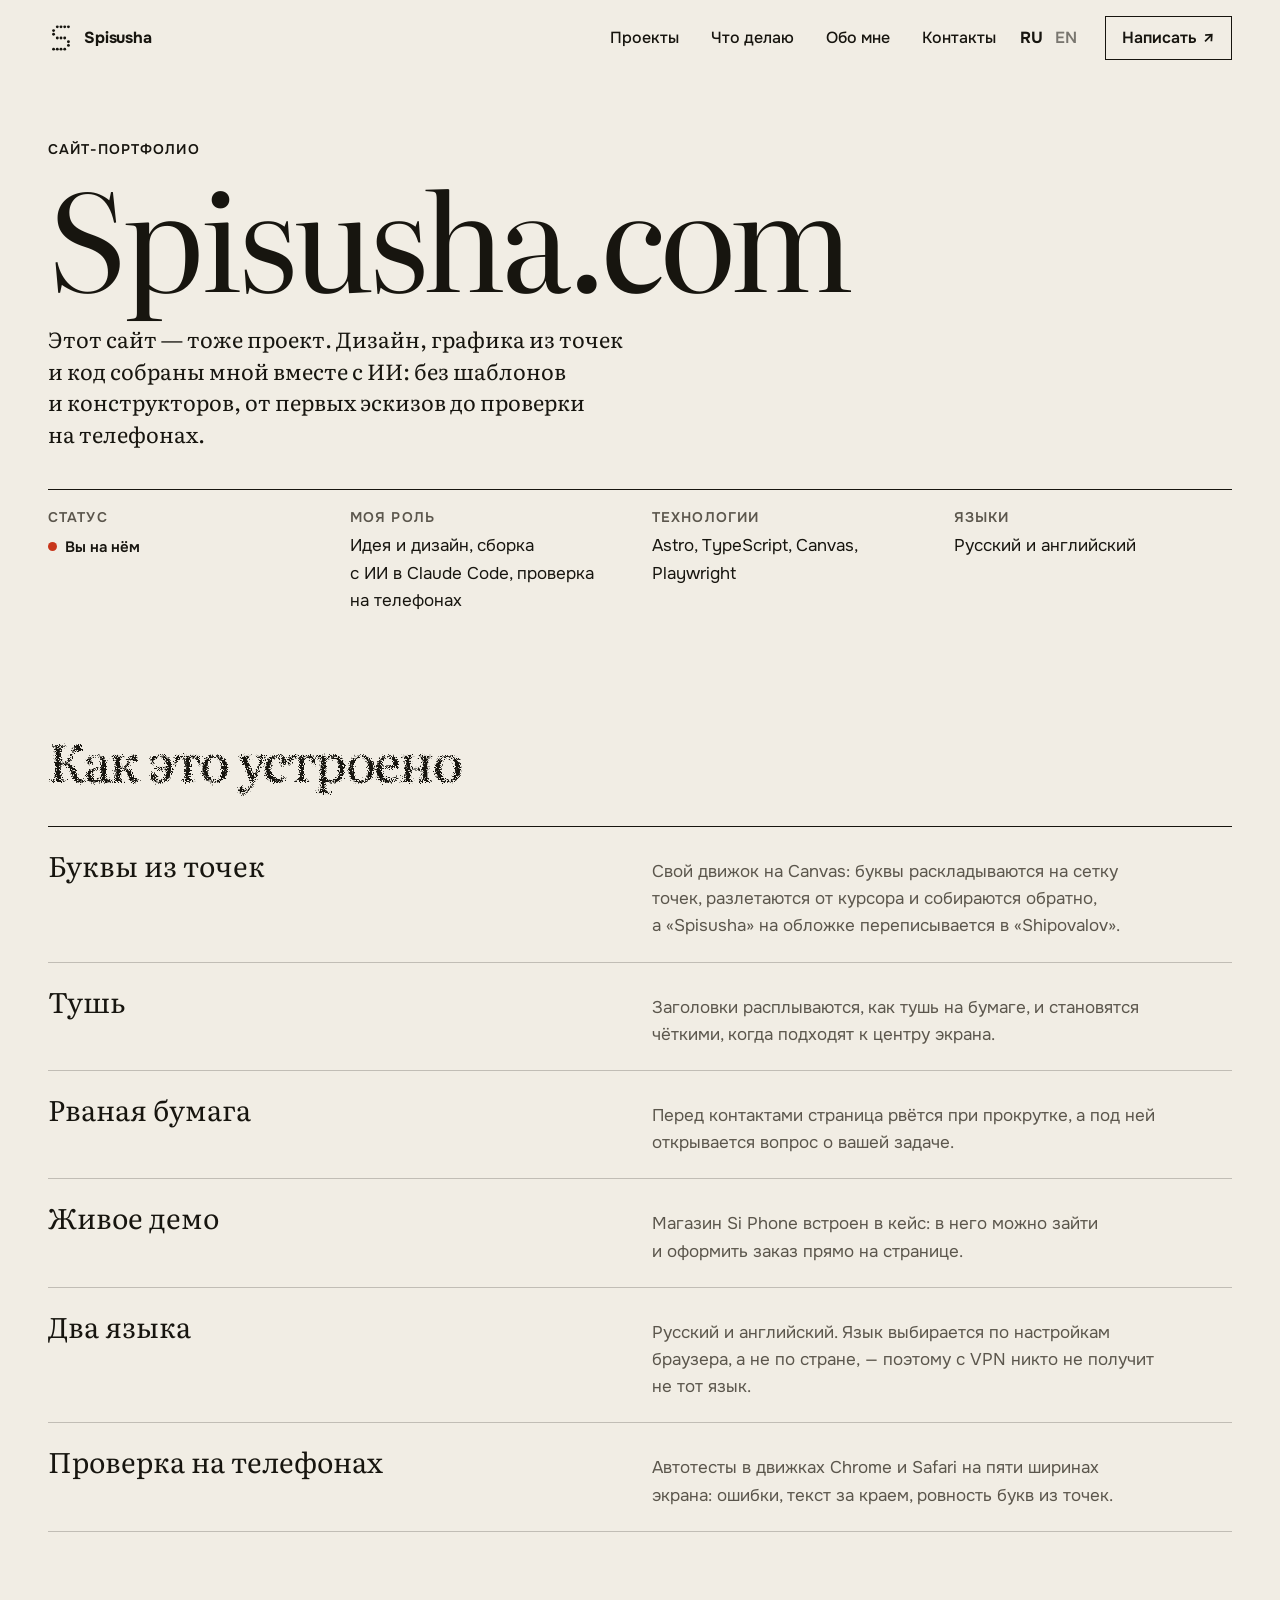
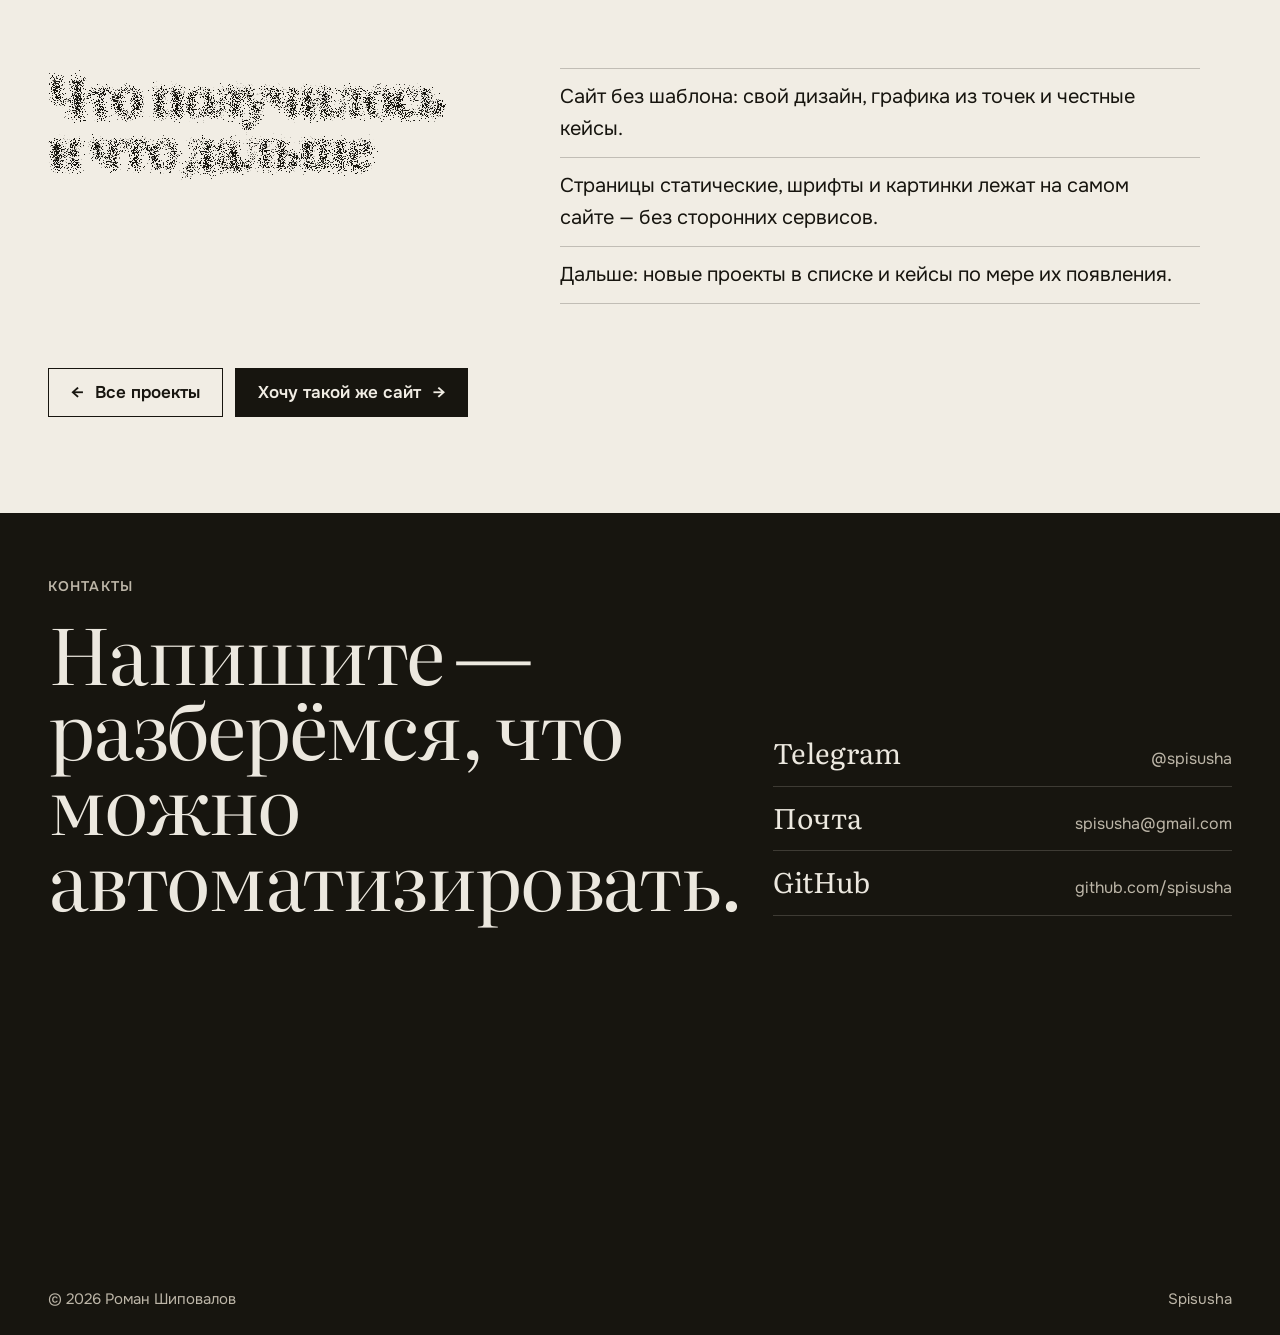
<file: projects/spisusha/index.html>
<!DOCTYPE html><html lang="ru"><head><meta charset="utf-8"><meta name="viewport" content="width=device-width, initial-scale=1"><!-- Язык при первом заходе (DECISIONS 26, 89): по языкам браузера, не по IP (в РФ многие сидят через VPN).
       Если среди языков браузера нет русского (и близких: uk, be, kk) — с русской страницы переходим на английскую.
       Ручной выбор RU/EN запоминается и дальше не переопределяется. Поисковых роботов не перенаправляем,
       а с английской версии на русскую — никогда (чтобы английские ссылки работали у всех). --><script>
    (function () {
      try {
        var p = location.pathname, isEn = /^\/en(\/|$)/.test(p), saved = localStorage.getItem('lang');
        if (isEn || saved === 'ru' || /bot|crawl|spider|slurp|yandex|google|bing|lighthouse|headless/i.test(navigator.userAgent)) return;
        var langs = (navigator.languages && navigator.languages.length ? navigator.languages : [navigator.language || '']).join(',');
        if (saved === 'en' || !/(^|,)\s*(ru|uk|be|kk)\b/i.test(langs)) location.replace('/en' + p + location.search + location.hash);
      } catch (e) {}
    })();
  </script><title>Spisusha.com — как сделан этот сайт · Spisusha</title><meta name="description" content="Кейс: сайт-портфолио Spisusha.com. Свой дизайн, буквы из точек на Canvas, два языка и автопроверки на телефонах — собрано с помощью ИИ, без шаблонов и конструкторов."><link rel="canonical" href="https://spisusha.com/projects/spisusha/"><link rel="alternate" hreflang="ru" href="https://spisusha.com/projects/spisusha/"><link rel="alternate" hreflang="en" href="https://spisusha.com/en/projects/spisusha/"><link rel="alternate" hreflang="x-default" href="https://spisusha.com/projects/spisusha/"><meta property="og:type" content="website"><meta property="og:locale" content="ru_RU"><meta property="og:locale:alternate" content="en_US"><meta property="og:site_name" content="Spisusha"><meta property="og:title" content="Spisusha.com — как сделан этот сайт · Spisusha"><meta property="og:description" content="Кейс: сайт-портфолио Spisusha.com. Свой дизайн, буквы из точек на Canvas, два языка и автопроверки на телефонах — собрано с помощью ИИ, без шаблонов и конструкторов."><meta property="og:url" content="https://spisusha.com/projects/spisusha/"><!-- картинка превью ссылки в Telegram, WhatsApp, соцсетях — обложка сайта на своём языке (tools/qa/make-previews.mjs) --><meta property="og:image" content="https://spisusha.com/img/og-ru.jpg"><meta property="og:image:width" content="1200"><meta property="og:image:height" content="630"><meta property="og:image:alt" content="Spisusha — Роман Шиповалов: собираю цифровые инструменты с помощью ИИ"><meta name="twitter:card" content="summary_large_image"><script type="application/ld+json">{"@context":"https://schema.org","@graph":[{"@type":"WebSite","@id":"https://spisusha.com/#website","url":"https://spisusha.com/","name":"Spisusha","alternateName":"spisusha.com","inLanguage":["ru","en"],"publisher":{"@id":"https://spisusha.com/#person"}},{"@type":"Person","@id":"https://spisusha.com/#person","url":"https://spisusha.com/","name":"Роман Шиповалов","alternateName":["Spisusha","Roman Shipovalov"],"knowsAbout":"автоматизация бизнес-процессов","sameAs":["https://t.me/spisusha","https://github.com/spisusha"]}]}</script><meta name="theme-color" content="#F1EDE4"><link rel="icon" href="/favicon.svg" type="image/svg+xml"><link rel="apple-touch-icon" href="/apple-touch-icon.png"><link rel="sitemap" type="application/xml" href="/sitemap.xml"><meta name="generator" content="Astro v7.4.1"><link rel="stylesheet" href="/_astro/Base.ia-x1stv.css"><style>.case-head[data-astro-cid-i5jpu53u]{gap:28px;padding-top:132px;display:grid}.case-head[data-astro-cid-i5jpu53u]>[data-astro-cid-i5jpu53u]{min-width:0}.case-head[data-astro-cid-i5jpu53u] h1[data-astro-cid-i5jpu53u]{font:400 clamp(38px, 10.5vw, 150px)/.9 var(--serif);letter-spacing:-.045em;margin:10px 0 0}.case-head[data-astro-cid-i5jpu53u] .lede[data-astro-cid-i5jpu53u]{font:400 var(--fs-lede)/var(--lh-lede) var(--serif);max-width:38rem;margin:0}.meta[data-astro-cid-i5jpu53u]{border-top:1.5px solid var(--ink);grid-template-columns:1fr 1fr;gap:20px 24px;margin:12px 0 0;padding-top:18px;display:grid}.meta[data-astro-cid-i5jpu53u] dt[data-astro-cid-i5jpu53u]{font:600 14px/1.3 var(--sans);letter-spacing:.08em;text-transform:uppercase;color:var(--graphite);margin-bottom:6px}.meta[data-astro-cid-i5jpu53u] dd[data-astro-cid-i5jpu53u]{margin:0;font-size:17px}@media (width<=599px){.meta[data-astro-cid-i5jpu53u]{grid-template-columns:1fr;gap:0;padding-top:0}.meta[data-astro-cid-i5jpu53u]>div[data-astro-cid-i5jpu53u]{border-bottom:1px solid var(--rule);grid-template-columns:8.5rem 1fr;gap:12px;padding:14px 0;display:grid}.meta[data-astro-cid-i5jpu53u] dt[data-astro-cid-i5jpu53u]{margin:0;padding-top:3px}}.note[data-astro-cid-i5jpu53u]{background:var(--paper-deep);color:var(--graphite);max-width:44rem;margin:0;padding:16px 20px}@media (width>=960px){.case-head[data-astro-cid-i5jpu53u]{grid-template-columns:7fr 5fr;align-items:end;column-gap:64px}.case-head[data-astro-cid-i5jpu53u]>div[data-astro-cid-i5jpu53u],.meta[data-astro-cid-i5jpu53u],.note[data-astro-cid-i5jpu53u]{grid-column:1/-1}.meta[data-astro-cid-i5jpu53u]{grid-template-columns:repeat(4,1fr)}}.how[data-astro-cid-i5jpu53u]{padding-block:120px 40px}.how[data-astro-cid-i5jpu53u] h2[data-astro-cid-i5jpu53u],.next[data-astro-cid-i5jpu53u] h2[data-astro-cid-i5jpu53u]{font:400 clamp(34px, 4vw, 60px)/1.02 var(--serif);letter-spacing:-.025em;max-width:18ch;margin:0 0 40px}.flow[data-astro-cid-i5jpu53u]{border-top:1.5px solid var(--ink);margin:0;padding:0;list-style:none}.flow[data-astro-cid-i5jpu53u] li[data-astro-cid-i5jpu53u]{border-bottom:1px solid var(--rule);gap:4px;padding:22px 0;display:grid}.flow[data-astro-cid-i5jpu53u] b[data-astro-cid-i5jpu53u]{font:400 clamp(24px, 2.2vw, 32px)/1.15 var(--serif)}.flow[data-astro-cid-i5jpu53u] span[data-astro-cid-i5jpu53u]{color:var(--graphite);max-width:46ch;font-size:17px}@media (width>=960px){.flow[data-astro-cid-i5jpu53u] li[data-astro-cid-i5jpu53u]{grid-template-columns:1fr 1fr;align-items:baseline;column-gap:24px}}.next[data-astro-cid-i5jpu53u]{gap:32px;padding-block:96px 64px;display:grid}.next[data-astro-cid-i5jpu53u] ul[data-astro-cid-i5jpu53u]{border-top:1px solid var(--rule);max-width:40rem;margin:0;padding:0;list-style:none;display:grid}.next[data-astro-cid-i5jpu53u] li[data-astro-cid-i5jpu53u]{border-bottom:1px solid var(--rule);padding:12px 0}@media (width>=960px){.next[data-astro-cid-i5jpu53u]{grid-template-columns:5fr 7fr}}.back[data-astro-cid-i5jpu53u]{padding-bottom:var(--s-9);flex-wrap:wrap;gap:12px;display:flex}
</style></head><body><a class="skip" href="#main">Перейти к содержанию</a><header class="nav" data-nav-root data-astro-cid-wpvy4v7s><a class="nav__brand" href="/" aria-label="Spisusha — на главную" data-astro-cid-wpvy4v7s><svg viewBox="0 0 22 28" fill="currentColor" aria-hidden="true"><circle cx="7" cy="2" r="1.55"/><circle cx="11" cy="2" r="1.55"/><circle cx="15" cy="2" r="1.55"/><circle cx="19" cy="2" r="1.55"/><circle cx="3" cy="6" r="1.55"/><circle cx="3" cy="10" r="1.55"/><circle cx="7" cy="14" r="1.55"/><circle cx="11" cy="14" r="1.55"/><circle cx="15" cy="14" r="1.55"/><circle cx="19" cy="18" r="1.55"/><circle cx="19" cy="22" r="1.55"/><circle cx="3" cy="26" r="1.55"/><circle cx="7" cy="26" r="1.55"/><circle cx="11" cy="26" r="1.55"/><circle cx="15" cy="26" r="1.55"/></svg><span class="nav__word" aria-hidden="true" data-astro-cid-wpvy4v7s><i style="--i:0" data-astro-cid-wpvy4v7s>S</i><i style="--i:1" data-astro-cid-wpvy4v7s>p</i><i style="--i:2" data-astro-cid-wpvy4v7s>i</i><i style="--i:3" data-astro-cid-wpvy4v7s>s</i><i style="--i:4" data-astro-cid-wpvy4v7s>u</i><i style="--i:5" data-astro-cid-wpvy4v7s>s</i><i style="--i:6" data-astro-cid-wpvy4v7s>h</i><i style="--i:7" data-astro-cid-wpvy4v7s>a</i></span></a><nav class="nav__links" aria-label="Основная навигация" data-astro-cid-wpvy4v7s><a href="/#projects" data-astro-cid-wpvy4v7s>Проекты</a><a href="/#services" data-astro-cid-wpvy4v7s>Что делаю</a><a href="/about/" data-astro-cid-wpvy4v7s>Обо мне</a><a href="/#contacts" data-astro-cid-wpvy4v7s>Контакты</a></nav><div class="nav__lang" aria-label="Язык сайта" data-astro-cid-wpvy4v7s><b aria-current="true" data-astro-cid-wpvy4v7s>RU</b><a href="/en/projects/spisusha/" data-lang="en" hreflang="en" data-astro-cid-wpvy4v7s>EN</a></div><a class="nav__cta" href="https://t.me/spisusha" target="_blank" rel="noopener" data-astro-cid-wpvy4v7s>Написать <span aria-hidden="true" data-astro-cid-wpvy4v7s>↗</span></a><button class="nav__menu" type="button" aria-expanded="false" aria-controls="sheet" data-menu data-astro-cid-wpvy4v7s>Меню</button></header><div class="sheet" id="sheet" role="dialog" aria-modal="true" aria-label="Меню" inert data-astro-cid-wpvy4v7s><button class="sheet__close" type="button" data-menu data-astro-cid-wpvy4v7s>Закрыть</button><div data-astro-cid-wpvy4v7s><nav class="sheet__nav" aria-label="Меню" data-astro-cid-wpvy4v7s><a href="/#projects" data-astro-cid-wpvy4v7s>Проекты</a><a href="/#services" data-astro-cid-wpvy4v7s>Что делаю</a><a href="/about/" data-astro-cid-wpvy4v7s>Обо мне</a><a href="/#contacts" data-astro-cid-wpvy4v7s>Контакты</a></nav><div class="sheet__contacts" data-astro-cid-wpvy4v7s><span data-astro-cid-wpvy4v7s>Связаться</span><a href="https://t.me/spisusha" target="_blank" rel="noopener" data-astro-cid-wpvy4v7s>Telegram — @spisusha</a><a href="mailto:spisusha@gmail.com" data-astro-cid-wpvy4v7s>Почта — spisusha@gmail.com</a><a href="https://github.com/spisusha" target="_blank" rel="noopener" data-astro-cid-wpvy4v7s>GitHub — github.com/spisusha</a></div></div><div class="sheet__foot" data-astro-cid-wpvy4v7s><span class="sheet__lang" aria-label="Язык сайта" data-astro-cid-wpvy4v7s><b aria-current="true" data-astro-cid-wpvy4v7s>RU</b><a href="/en/projects/spisusha/" data-lang="en" hreflang="en" data-astro-cid-wpvy4v7s>EN</a></span><span data-astro-cid-wpvy4v7s>Spisusha</span></div></div><script type="module">var e=document.querySelector(`[data-nav-root]`),t=document.getElementById(`sheet`),n=document.querySelectorAll(`[data-menu]`),r=e.querySelector(`.nav__menu`),i=e=>{t.classList.toggle(`is-open`,e),t.inert=!e,document.documentElement.style.overflow=e?`hidden`:``,n.forEach(t=>t.setAttribute(`aria-expanded`,String(e))),e?t.querySelector(`.sheet__close`)?.focus():r.focus({preventScroll:!0})};n.forEach(e=>e.addEventListener(`click`,()=>i(!t.classList.contains(`is-open`)))),t.querySelectorAll(`a`).forEach(e=>e.addEventListener(`click`,()=>i(!1))),addEventListener(`keydown`,e=>{e.key===`Escape`&&t.classList.contains(`is-open`)&&i(!1)}),document.querySelectorAll(`[data-lang]`).forEach(e=>e.addEventListener(`click`,()=>{try{localStorage.setItem(`lang`,e.dataset.lang)}catch{}}));var a=!1,o=()=>{a=!1;let t=e.offsetHeight/2,n=e=>{let n=e.getBoundingClientRect();return n.top<t+12&&n.bottom>t-12};e.classList.toggle(`is-scrolled`,scrollY>24),e.classList.toggle(`is-folded`,[...document.querySelectorAll(`[data-dodge]`)].some(n)),e.classList.toggle(`is-ink`,[...document.querySelectorAll(`[data-nav="ink"]`)].some(n))};addEventListener(`scroll`,()=>{a||(a=!0,requestAnimationFrame(o))},{passive:!0}),addEventListener(`resize`,o),o();</script><main id="main"><header class="wrap case-head" data-astro-cid-i5jpu53u><div data-astro-cid-i5jpu53u><span class="kicker" data-astro-cid-i5jpu53u>Сайт-портфолио</span><h1 data-dodge data-astro-cid-i5jpu53u>Spisusha.com</h1></div><p class="lede" data-astro-cid-i5jpu53u>Этот сайт — тоже проект. Дизайн, графика из точек и код собраны мной вместе с ИИ: без шаблонов и конструкторов, от первых эскизов до проверки на телефонах.</p><dl class="meta" data-astro-cid-i5jpu53u><div data-astro-cid-i5jpu53u><dt data-astro-cid-i5jpu53u>Статус</dt><dd data-astro-cid-i5jpu53u><span class="status" data-astro-cid-i5jpu53u>Вы на нём</span></dd></div><div data-astro-cid-i5jpu53u><dt data-astro-cid-i5jpu53u>Моя роль</dt><dd data-astro-cid-i5jpu53u>Идея и дизайн, сборка с ИИ в Claude Code, проверка на телефонах</dd></div><div data-astro-cid-i5jpu53u><dt data-astro-cid-i5jpu53u>Технологии</dt><dd data-astro-cid-i5jpu53u>Astro, TypeScript, Canvas, Playwright</dd></div><div data-astro-cid-i5jpu53u><dt data-astro-cid-i5jpu53u>Языки</dt><dd data-astro-cid-i5jpu53u>Русский и английский</dd></div></dl></header><section class="wrap how" aria-labelledby="how" data-astro-cid-i5jpu53u><h2 id="how" data-ink data-astro-cid-i5jpu53u>Как это устроено</h2><ul class="flow" data-astro-cid-i5jpu53u><li data-astro-cid-i5jpu53u><b data-astro-cid-i5jpu53u>Буквы из точек</b><span data-astro-cid-i5jpu53u>Свой движок на Canvas: буквы раскладываются на сетку точек, разлетаются от курсора и собираются обратно, а «Spisusha» на обложке переписывается в «Shipovalov».</span></li><li data-astro-cid-i5jpu53u><b data-astro-cid-i5jpu53u>Тушь</b><span data-astro-cid-i5jpu53u>Заголовки расплываются, как тушь на бумаге, и становятся чёткими, когда подходят к центру экрана.</span></li><li data-astro-cid-i5jpu53u><b data-astro-cid-i5jpu53u>Рваная бумага</b><span data-astro-cid-i5jpu53u>Перед контактами страница рвётся при прокрутке, а под ней открывается вопрос о вашей задаче.</span></li><li data-astro-cid-i5jpu53u><b data-astro-cid-i5jpu53u>Живое демо</b><span data-astro-cid-i5jpu53u>Магазин Si Phone встроен в кейс: в него можно зайти и оформить заказ прямо на странице.</span></li><li data-astro-cid-i5jpu53u><b data-astro-cid-i5jpu53u>Два языка</b><span data-astro-cid-i5jpu53u>Русский и английский. Язык выбирается по настройкам браузера, а не по стране, — поэтому с VPN никто не получит не тот язык.</span></li><li data-astro-cid-i5jpu53u><b data-astro-cid-i5jpu53u>Проверка на телефонах</b><span data-astro-cid-i5jpu53u>Автотесты в движках Chrome и Safari на пяти ширинах экрана: ошибки, текст за краем, ровность букв из точек.</span></li></ul></section><section class="wrap next" aria-labelledby="next" data-astro-cid-i5jpu53u><h2 id="next" data-ink data-astro-cid-i5jpu53u>Что получилось и что дальше</h2><ul data-astro-cid-i5jpu53u><li data-astro-cid-i5jpu53u>Сайт без шаблона: свой дизайн, графика из точек и честные кейсы.</li><li data-astro-cid-i5jpu53u>Страницы статические, шрифты и картинки лежат на самом сайте — без сторонних сервисов.</li><li data-astro-cid-i5jpu53u>Дальше: новые проекты в списке и кейсы по мере их появления.</li></ul></section><nav class="wrap back" aria-label="Другие разделы" data-astro-cid-i5jpu53u><a class="btn" href="/#projects" data-astro-cid-i5jpu53u><span class="arr" aria-hidden="true" data-astro-cid-i5jpu53u>←</span> Все проекты</a><a class="btn btn--solid" href="/#contacts" data-astro-cid-i5jpu53u>Хочу такой же сайт <span class="arr" aria-hidden="true" data-astro-cid-i5jpu53u>→</span></a></nav></main><footer class="foot" id="contacts" data-nav="ink" aria-labelledby="contacts-h" data-astro-cid-jo6i4kqk><div class="wrap" data-astro-cid-jo6i4kqk><h2 class="kicker" id="contacts-h" data-astro-cid-jo6i4kqk>Контакты</h2><div class="foot__grid" data-astro-cid-jo6i4kqk><p class="foot__cta" data-ink data-astro-cid-jo6i4kqk>Напишите — разберёмся, что можно автоматизировать.</p><ul class="foot__links" data-astro-cid-jo6i4kqk><li data-astro-cid-jo6i4kqk><a href="https://t.me/spisusha" target="_blank" rel="noopener" data-astro-cid-jo6i4kqk>Telegram <span data-astro-cid-jo6i4kqk>@spisusha</span></a></li><li data-astro-cid-jo6i4kqk><a href="mailto:spisusha@gmail.com" data-astro-cid-jo6i4kqk>Почта <span data-astro-cid-jo6i4kqk>spisusha@gmail.com</span></a></li><li data-astro-cid-jo6i4kqk><a href="https://github.com/spisusha" target="_blank" rel="noopener" data-astro-cid-jo6i4kqk>GitHub <span data-astro-cid-jo6i4kqk>github.com/spisusha</span></a></li></ul></div><div class="foot__word" data-astro-cid-jo6i4kqk><canvas id="footword" aria-hidden="true" data-astro-cid-jo6i4kqk></canvas></div><!-- без подсказки «нажмите на слово» (DECISIONS 58): курсор-рука и реакция на мышь подскажут сами --><div class="foot__bar" data-astro-cid-jo6i4kqk><span data-astro-cid-jo6i4kqk>© 2026 Роман Шиповалов</span><span data-astro-cid-jo6i4kqk>Spisusha</span></div></div></footer><script type="module" src="/_astro/Footer.astro_astro_type_script_index_0_lang.BC5z6a9N.js"></script><script type="module" src="/_astro/Base.astro_astro_type_script_index_0_lang.C7ZgEbsv.js"></script></body></html>
</file>
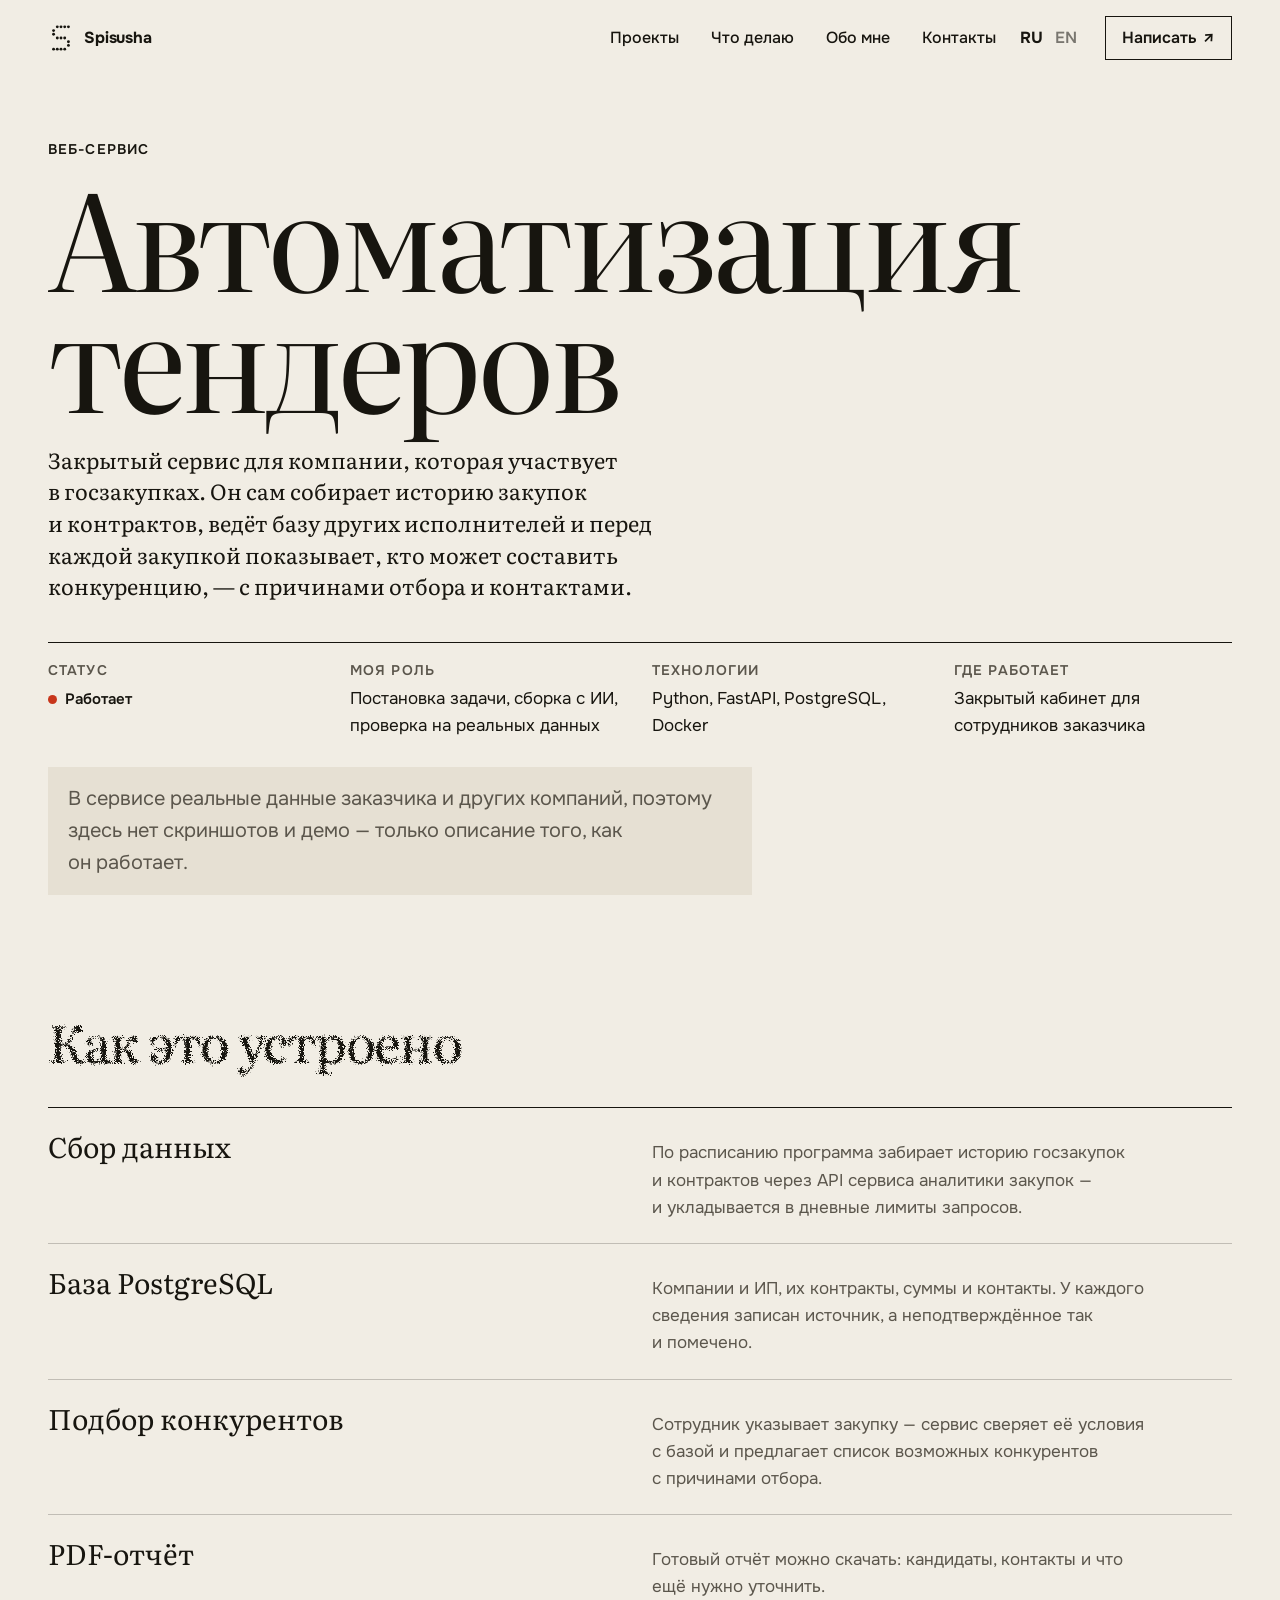
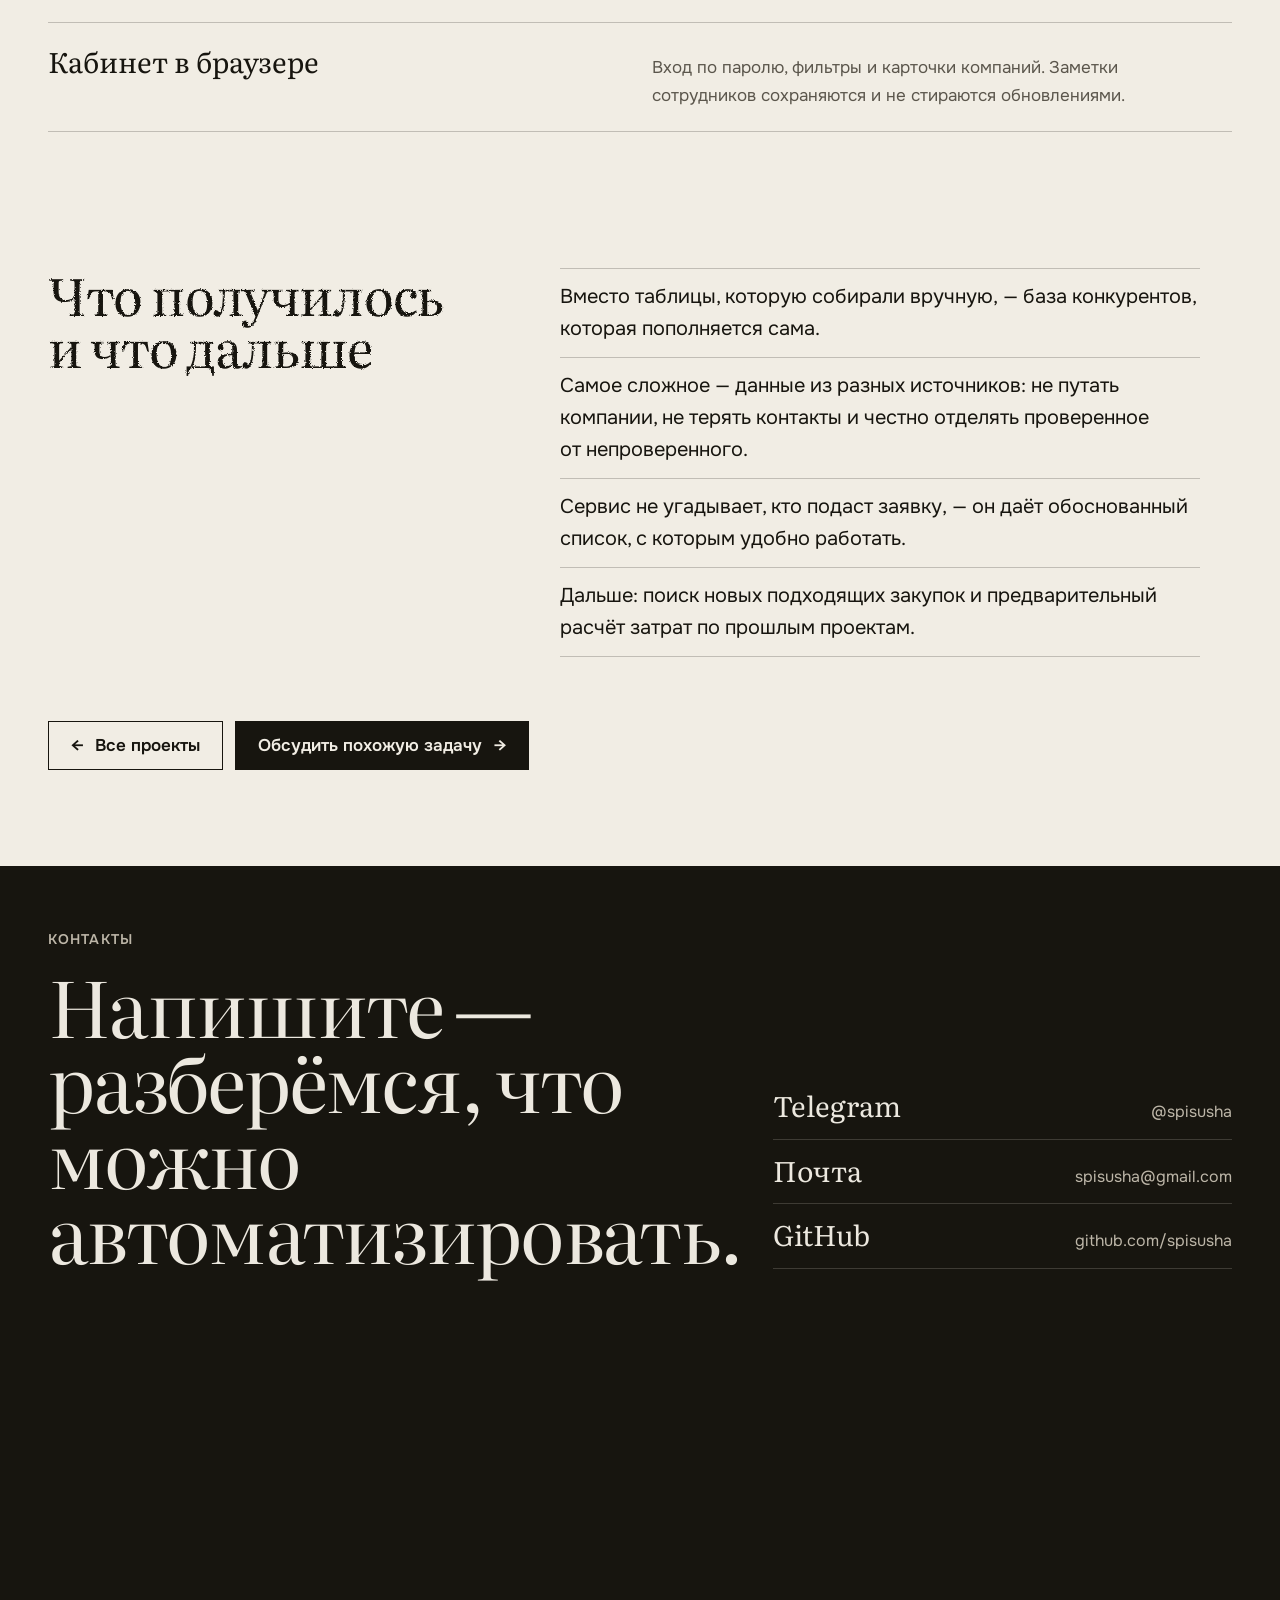
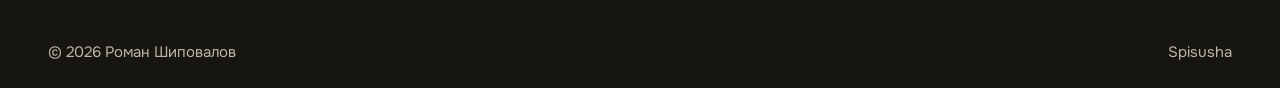
<file: projects/tenders/index.html>
<!DOCTYPE html><html lang="ru"><head><meta charset="utf-8"><meta name="viewport" content="width=device-width, initial-scale=1"><!-- Язык при первом заходе (DECISIONS 26, 89): по языкам браузера, не по IP (в РФ многие сидят через VPN).
       Если среди языков браузера нет русского (и близких: uk, be, kk) — с русской страницы переходим на английскую.
       Ручной выбор RU/EN запоминается и дальше не переопределяется. Поисковых роботов не перенаправляем,
       а с английской версии на русскую — никогда (чтобы английские ссылки работали у всех). --><script>
    (function () {
      try {
        var p = location.pathname, isEn = /^\/en(\/|$)/.test(p), saved = localStorage.getItem('lang');
        if (isEn || saved === 'ru' || /bot|crawl|spider|slurp|yandex|google|bing|lighthouse|headless/i.test(navigator.userAgent)) return;
        var langs = (navigator.languages && navigator.languages.length ? navigator.languages : [navigator.language || '']).join(',');
        if (saved === 'en' || !/(^|,)\s*(ru|uk|be|kk)\b/i.test(langs)) location.replace('/en' + p + location.search + location.hash);
      } catch (e) {}
    })();
  </script><title>Автоматизация тендеров — подбор конкурентов в госзакупках · Spisusha</title><meta name="description" content="Кейс: закрытый веб-сервис для компании, которая участвует в госзакупках. База конкурентов пополняется сама, а перед закупкой сервис показывает, кто может составить конкуренцию."><link rel="canonical" href="https://spisusha.com/projects/tenders/"><link rel="alternate" hreflang="ru" href="https://spisusha.com/projects/tenders/"><link rel="alternate" hreflang="en" href="https://spisusha.com/en/projects/tenders/"><link rel="alternate" hreflang="x-default" href="https://spisusha.com/projects/tenders/"><meta property="og:type" content="website"><meta property="og:locale" content="ru_RU"><meta property="og:locale:alternate" content="en_US"><meta property="og:site_name" content="Spisusha"><meta property="og:title" content="Автоматизация тендеров — подбор конкурентов в госзакупках · Spisusha"><meta property="og:description" content="Кейс: закрытый веб-сервис для компании, которая участвует в госзакупках. База конкурентов пополняется сама, а перед закупкой сервис показывает, кто может составить конкуренцию."><meta property="og:url" content="https://spisusha.com/projects/tenders/"><!-- картинка превью ссылки в Telegram, WhatsApp, соцсетях — обложка сайта на своём языке (tools/qa/make-previews.mjs) --><meta property="og:image" content="https://spisusha.com/img/og-ru.jpg"><meta property="og:image:width" content="1200"><meta property="og:image:height" content="630"><meta property="og:image:alt" content="Spisusha — Роман Шиповалов: собираю цифровые инструменты с помощью ИИ"><meta name="twitter:card" content="summary_large_image"><script type="application/ld+json">{"@context":"https://schema.org","@graph":[{"@type":"WebSite","@id":"https://spisusha.com/#website","url":"https://spisusha.com/","name":"Spisusha","alternateName":"spisusha.com","inLanguage":["ru","en"],"publisher":{"@id":"https://spisusha.com/#person"}},{"@type":"Person","@id":"https://spisusha.com/#person","url":"https://spisusha.com/","name":"Роман Шиповалов","alternateName":["Spisusha","Roman Shipovalov"],"knowsAbout":"автоматизация бизнес-процессов","sameAs":["https://t.me/spisusha","https://github.com/spisusha"]}]}</script><meta name="theme-color" content="#F1EDE4"><link rel="icon" href="/favicon.svg" type="image/svg+xml"><link rel="apple-touch-icon" href="/apple-touch-icon.png"><link rel="sitemap" type="application/xml" href="/sitemap.xml"><meta name="generator" content="Astro v7.4.1"><link rel="stylesheet" href="/_astro/Base.ia-x1stv.css"><style>.case-head[data-astro-cid-i5jpu53u]{gap:28px;padding-top:132px;display:grid}.case-head[data-astro-cid-i5jpu53u]>[data-astro-cid-i5jpu53u]{min-width:0}.case-head[data-astro-cid-i5jpu53u] h1[data-astro-cid-i5jpu53u]{font:400 clamp(38px, 10.5vw, 150px)/.9 var(--serif);letter-spacing:-.045em;margin:10px 0 0}.case-head[data-astro-cid-i5jpu53u] .lede[data-astro-cid-i5jpu53u]{font:400 var(--fs-lede)/var(--lh-lede) var(--serif);max-width:38rem;margin:0}.meta[data-astro-cid-i5jpu53u]{border-top:1.5px solid var(--ink);grid-template-columns:1fr 1fr;gap:20px 24px;margin:12px 0 0;padding-top:18px;display:grid}.meta[data-astro-cid-i5jpu53u] dt[data-astro-cid-i5jpu53u]{font:600 14px/1.3 var(--sans);letter-spacing:.08em;text-transform:uppercase;color:var(--graphite);margin-bottom:6px}.meta[data-astro-cid-i5jpu53u] dd[data-astro-cid-i5jpu53u]{margin:0;font-size:17px}@media (width<=599px){.meta[data-astro-cid-i5jpu53u]{grid-template-columns:1fr;gap:0;padding-top:0}.meta[data-astro-cid-i5jpu53u]>div[data-astro-cid-i5jpu53u]{border-bottom:1px solid var(--rule);grid-template-columns:8.5rem 1fr;gap:12px;padding:14px 0;display:grid}.meta[data-astro-cid-i5jpu53u] dt[data-astro-cid-i5jpu53u]{margin:0;padding-top:3px}}.note[data-astro-cid-i5jpu53u]{background:var(--paper-deep);color:var(--graphite);max-width:44rem;margin:0;padding:16px 20px}@media (width>=960px){.case-head[data-astro-cid-i5jpu53u]{grid-template-columns:7fr 5fr;align-items:end;column-gap:64px}.case-head[data-astro-cid-i5jpu53u]>div[data-astro-cid-i5jpu53u],.meta[data-astro-cid-i5jpu53u],.note[data-astro-cid-i5jpu53u]{grid-column:1/-1}.meta[data-astro-cid-i5jpu53u]{grid-template-columns:repeat(4,1fr)}}.how[data-astro-cid-i5jpu53u]{padding-block:120px 40px}.how[data-astro-cid-i5jpu53u] h2[data-astro-cid-i5jpu53u],.next[data-astro-cid-i5jpu53u] h2[data-astro-cid-i5jpu53u]{font:400 clamp(34px, 4vw, 60px)/1.02 var(--serif);letter-spacing:-.025em;max-width:18ch;margin:0 0 40px}.flow[data-astro-cid-i5jpu53u]{border-top:1.5px solid var(--ink);margin:0;padding:0;list-style:none}.flow[data-astro-cid-i5jpu53u] li[data-astro-cid-i5jpu53u]{border-bottom:1px solid var(--rule);gap:4px;padding:22px 0;display:grid}.flow[data-astro-cid-i5jpu53u] b[data-astro-cid-i5jpu53u]{font:400 clamp(24px, 2.2vw, 32px)/1.15 var(--serif)}.flow[data-astro-cid-i5jpu53u] span[data-astro-cid-i5jpu53u]{color:var(--graphite);max-width:46ch;font-size:17px}@media (width>=960px){.flow[data-astro-cid-i5jpu53u] li[data-astro-cid-i5jpu53u]{grid-template-columns:1fr 1fr;align-items:baseline;column-gap:24px}}.next[data-astro-cid-i5jpu53u]{gap:32px;padding-block:96px 64px;display:grid}.next[data-astro-cid-i5jpu53u] ul[data-astro-cid-i5jpu53u]{border-top:1px solid var(--rule);max-width:40rem;margin:0;padding:0;list-style:none;display:grid}.next[data-astro-cid-i5jpu53u] li[data-astro-cid-i5jpu53u]{border-bottom:1px solid var(--rule);padding:12px 0}@media (width>=960px){.next[data-astro-cid-i5jpu53u]{grid-template-columns:5fr 7fr}}.back[data-astro-cid-i5jpu53u]{padding-bottom:var(--s-9);flex-wrap:wrap;gap:12px;display:flex}
</style></head><body><a class="skip" href="#main">Перейти к содержанию</a><header class="nav" data-nav-root data-astro-cid-wpvy4v7s><a class="nav__brand" href="/" aria-label="Spisusha — на главную" data-astro-cid-wpvy4v7s><svg viewBox="0 0 22 28" fill="currentColor" aria-hidden="true"><circle cx="7" cy="2" r="1.55"/><circle cx="11" cy="2" r="1.55"/><circle cx="15" cy="2" r="1.55"/><circle cx="19" cy="2" r="1.55"/><circle cx="3" cy="6" r="1.55"/><circle cx="3" cy="10" r="1.55"/><circle cx="7" cy="14" r="1.55"/><circle cx="11" cy="14" r="1.55"/><circle cx="15" cy="14" r="1.55"/><circle cx="19" cy="18" r="1.55"/><circle cx="19" cy="22" r="1.55"/><circle cx="3" cy="26" r="1.55"/><circle cx="7" cy="26" r="1.55"/><circle cx="11" cy="26" r="1.55"/><circle cx="15" cy="26" r="1.55"/></svg><span class="nav__word" aria-hidden="true" data-astro-cid-wpvy4v7s><i style="--i:0" data-astro-cid-wpvy4v7s>S</i><i style="--i:1" data-astro-cid-wpvy4v7s>p</i><i style="--i:2" data-astro-cid-wpvy4v7s>i</i><i style="--i:3" data-astro-cid-wpvy4v7s>s</i><i style="--i:4" data-astro-cid-wpvy4v7s>u</i><i style="--i:5" data-astro-cid-wpvy4v7s>s</i><i style="--i:6" data-astro-cid-wpvy4v7s>h</i><i style="--i:7" data-astro-cid-wpvy4v7s>a</i></span></a><nav class="nav__links" aria-label="Основная навигация" data-astro-cid-wpvy4v7s><a href="/#projects" data-astro-cid-wpvy4v7s>Проекты</a><a href="/#services" data-astro-cid-wpvy4v7s>Что делаю</a><a href="/about/" data-astro-cid-wpvy4v7s>Обо мне</a><a href="/#contacts" data-astro-cid-wpvy4v7s>Контакты</a></nav><div class="nav__lang" aria-label="Язык сайта" data-astro-cid-wpvy4v7s><b aria-current="true" data-astro-cid-wpvy4v7s>RU</b><a href="/en/projects/tenders/" data-lang="en" hreflang="en" data-astro-cid-wpvy4v7s>EN</a></div><a class="nav__cta" href="https://t.me/spisusha" target="_blank" rel="noopener" data-astro-cid-wpvy4v7s>Написать <span aria-hidden="true" data-astro-cid-wpvy4v7s>↗</span></a><button class="nav__menu" type="button" aria-expanded="false" aria-controls="sheet" data-menu data-astro-cid-wpvy4v7s>Меню</button></header><div class="sheet" id="sheet" role="dialog" aria-modal="true" aria-label="Меню" inert data-astro-cid-wpvy4v7s><button class="sheet__close" type="button" data-menu data-astro-cid-wpvy4v7s>Закрыть</button><div data-astro-cid-wpvy4v7s><nav class="sheet__nav" aria-label="Меню" data-astro-cid-wpvy4v7s><a href="/#projects" data-astro-cid-wpvy4v7s>Проекты</a><a href="/#services" data-astro-cid-wpvy4v7s>Что делаю</a><a href="/about/" data-astro-cid-wpvy4v7s>Обо мне</a><a href="/#contacts" data-astro-cid-wpvy4v7s>Контакты</a></nav><div class="sheet__contacts" data-astro-cid-wpvy4v7s><span data-astro-cid-wpvy4v7s>Связаться</span><a href="https://t.me/spisusha" target="_blank" rel="noopener" data-astro-cid-wpvy4v7s>Telegram — @spisusha</a><a href="mailto:spisusha@gmail.com" data-astro-cid-wpvy4v7s>Почта — spisusha@gmail.com</a><a href="https://github.com/spisusha" target="_blank" rel="noopener" data-astro-cid-wpvy4v7s>GitHub — github.com/spisusha</a></div></div><div class="sheet__foot" data-astro-cid-wpvy4v7s><span class="sheet__lang" aria-label="Язык сайта" data-astro-cid-wpvy4v7s><b aria-current="true" data-astro-cid-wpvy4v7s>RU</b><a href="/en/projects/tenders/" data-lang="en" hreflang="en" data-astro-cid-wpvy4v7s>EN</a></span><span data-astro-cid-wpvy4v7s>Spisusha</span></div></div><script type="module">var e=document.querySelector(`[data-nav-root]`),t=document.getElementById(`sheet`),n=document.querySelectorAll(`[data-menu]`),r=e.querySelector(`.nav__menu`),i=e=>{t.classList.toggle(`is-open`,e),t.inert=!e,document.documentElement.style.overflow=e?`hidden`:``,n.forEach(t=>t.setAttribute(`aria-expanded`,String(e))),e?t.querySelector(`.sheet__close`)?.focus():r.focus({preventScroll:!0})};n.forEach(e=>e.addEventListener(`click`,()=>i(!t.classList.contains(`is-open`)))),t.querySelectorAll(`a`).forEach(e=>e.addEventListener(`click`,()=>i(!1))),addEventListener(`keydown`,e=>{e.key===`Escape`&&t.classList.contains(`is-open`)&&i(!1)}),document.querySelectorAll(`[data-lang]`).forEach(e=>e.addEventListener(`click`,()=>{try{localStorage.setItem(`lang`,e.dataset.lang)}catch{}}));var a=!1,o=()=>{a=!1;let t=e.offsetHeight/2,n=e=>{let n=e.getBoundingClientRect();return n.top<t+12&&n.bottom>t-12};e.classList.toggle(`is-scrolled`,scrollY>24),e.classList.toggle(`is-folded`,[...document.querySelectorAll(`[data-dodge]`)].some(n)),e.classList.toggle(`is-ink`,[...document.querySelectorAll(`[data-nav="ink"]`)].some(n))};addEventListener(`scroll`,()=>{a||(a=!0,requestAnimationFrame(o))},{passive:!0}),addEventListener(`resize`,o),o();</script><main id="main"><header class="wrap case-head" data-astro-cid-i5jpu53u><div data-astro-cid-i5jpu53u><span class="kicker" data-astro-cid-i5jpu53u>Веб-сервис</span><h1 data-dodge data-astro-cid-i5jpu53u>Автоматизация тендеров</h1></div><p class="lede" data-astro-cid-i5jpu53u>Закрытый сервис для компании, которая участвует в госзакупках. Он сам собирает историю закупок и контрактов, ведёт базу других исполнителей и перед каждой закупкой показывает, кто может составить конкуренцию, — с причинами отбора и контактами.</p><dl class="meta" data-astro-cid-i5jpu53u><div data-astro-cid-i5jpu53u><dt data-astro-cid-i5jpu53u>Статус</dt><dd data-astro-cid-i5jpu53u><span class="status" data-astro-cid-i5jpu53u>Работает</span></dd></div><div data-astro-cid-i5jpu53u><dt data-astro-cid-i5jpu53u>Моя роль</dt><dd data-astro-cid-i5jpu53u>Постановка задачи, сборка с ИИ, проверка на реальных данных</dd></div><div data-astro-cid-i5jpu53u><dt data-astro-cid-i5jpu53u>Технологии</dt><dd data-astro-cid-i5jpu53u>Python, FastAPI, PostgreSQL, Docker</dd></div><div data-astro-cid-i5jpu53u><dt data-astro-cid-i5jpu53u>Где работает</dt><dd data-astro-cid-i5jpu53u>Закрытый кабинет для сотрудников заказчика</dd></div></dl><p class="note" data-astro-cid-i5jpu53u>В сервисе реальные данные заказчика и других компаний, поэтому здесь нет скриншотов и демо — только описание того, как он работает.</p></header><section class="wrap how" aria-labelledby="how" data-astro-cid-i5jpu53u><h2 id="how" data-ink data-astro-cid-i5jpu53u>Как это устроено</h2><ul class="flow" data-astro-cid-i5jpu53u><li data-astro-cid-i5jpu53u><b data-astro-cid-i5jpu53u>Сбор данных</b><span data-astro-cid-i5jpu53u>По расписанию программа забирает историю госзакупок и контрактов через API сервиса аналитики закупок — и укладывается в дневные лимиты запросов.</span></li><li data-astro-cid-i5jpu53u><b data-astro-cid-i5jpu53u>База PostgreSQL</b><span data-astro-cid-i5jpu53u>Компании и ИП, их контракты, суммы и контакты. У каждого сведения записан источник, а неподтверждённое так и помечено.</span></li><li data-astro-cid-i5jpu53u><b data-astro-cid-i5jpu53u>Подбор конкурентов</b><span data-astro-cid-i5jpu53u>Сотрудник указывает закупку — сервис сверяет её условия с базой и предлагает список возможных конкурентов с причинами отбора.</span></li><li data-astro-cid-i5jpu53u><b data-astro-cid-i5jpu53u>PDF-отчёт</b><span data-astro-cid-i5jpu53u>Готовый отчёт можно скачать: кандидаты, контакты и что ещё нужно уточнить.</span></li><li data-astro-cid-i5jpu53u><b data-astro-cid-i5jpu53u>Кабинет в браузере</b><span data-astro-cid-i5jpu53u>Вход по паролю, фильтры и карточки компаний. Заметки сотрудников сохраняются и не стираются обновлениями.</span></li></ul></section><section class="wrap next" aria-labelledby="next" data-astro-cid-i5jpu53u><h2 id="next" data-ink data-astro-cid-i5jpu53u>Что получилось и что дальше</h2><ul data-astro-cid-i5jpu53u><li data-astro-cid-i5jpu53u>Вместо таблицы, которую собирали вручную, — база конкурентов, которая пополняется сама.</li><li data-astro-cid-i5jpu53u>Самое сложное — данные из разных источников: не путать компании, не терять контакты и честно отделять проверенное от непроверенного.</li><li data-astro-cid-i5jpu53u>Сервис не угадывает, кто подаст заявку, — он даёт обоснованный список, с которым удобно работать.</li><li data-astro-cid-i5jpu53u>Дальше: поиск новых подходящих закупок и предварительный расчёт затрат по прошлым проектам.</li></ul></section><nav class="wrap back" aria-label="Другие разделы" data-astro-cid-i5jpu53u><a class="btn" href="/#projects" data-astro-cid-i5jpu53u><span class="arr" aria-hidden="true" data-astro-cid-i5jpu53u>←</span> Все проекты</a><a class="btn btn--solid" href="/#contacts" data-astro-cid-i5jpu53u>Обсудить похожую задачу <span class="arr" aria-hidden="true" data-astro-cid-i5jpu53u>→</span></a></nav></main><footer class="foot" id="contacts" data-nav="ink" aria-labelledby="contacts-h" data-astro-cid-jo6i4kqk><div class="wrap" data-astro-cid-jo6i4kqk><h2 class="kicker" id="contacts-h" data-astro-cid-jo6i4kqk>Контакты</h2><div class="foot__grid" data-astro-cid-jo6i4kqk><p class="foot__cta" data-ink data-astro-cid-jo6i4kqk>Напишите — разберёмся, что можно автоматизировать.</p><ul class="foot__links" data-astro-cid-jo6i4kqk><li data-astro-cid-jo6i4kqk><a href="https://t.me/spisusha" target="_blank" rel="noopener" data-astro-cid-jo6i4kqk>Telegram <span data-astro-cid-jo6i4kqk>@spisusha</span></a></li><li data-astro-cid-jo6i4kqk><a href="mailto:spisusha@gmail.com" data-astro-cid-jo6i4kqk>Почта <span data-astro-cid-jo6i4kqk>spisusha@gmail.com</span></a></li><li data-astro-cid-jo6i4kqk><a href="https://github.com/spisusha" target="_blank" rel="noopener" data-astro-cid-jo6i4kqk>GitHub <span data-astro-cid-jo6i4kqk>github.com/spisusha</span></a></li></ul></div><div class="foot__word" data-astro-cid-jo6i4kqk><canvas id="footword" aria-hidden="true" data-astro-cid-jo6i4kqk></canvas></div><!-- без подсказки «нажмите на слово» (DECISIONS 58): курсор-рука и реакция на мышь подскажут сами --><div class="foot__bar" data-astro-cid-jo6i4kqk><span data-astro-cid-jo6i4kqk>© 2026 Роман Шиповалов</span><span data-astro-cid-jo6i4kqk>Spisusha</span></div></div></footer><script type="module" src="/_astro/Footer.astro_astro_type_script_index_0_lang.BC5z6a9N.js"></script><script type="module" src="/_astro/Base.astro_astro_type_script_index_0_lang.C7ZgEbsv.js"></script></body></html>
</file>
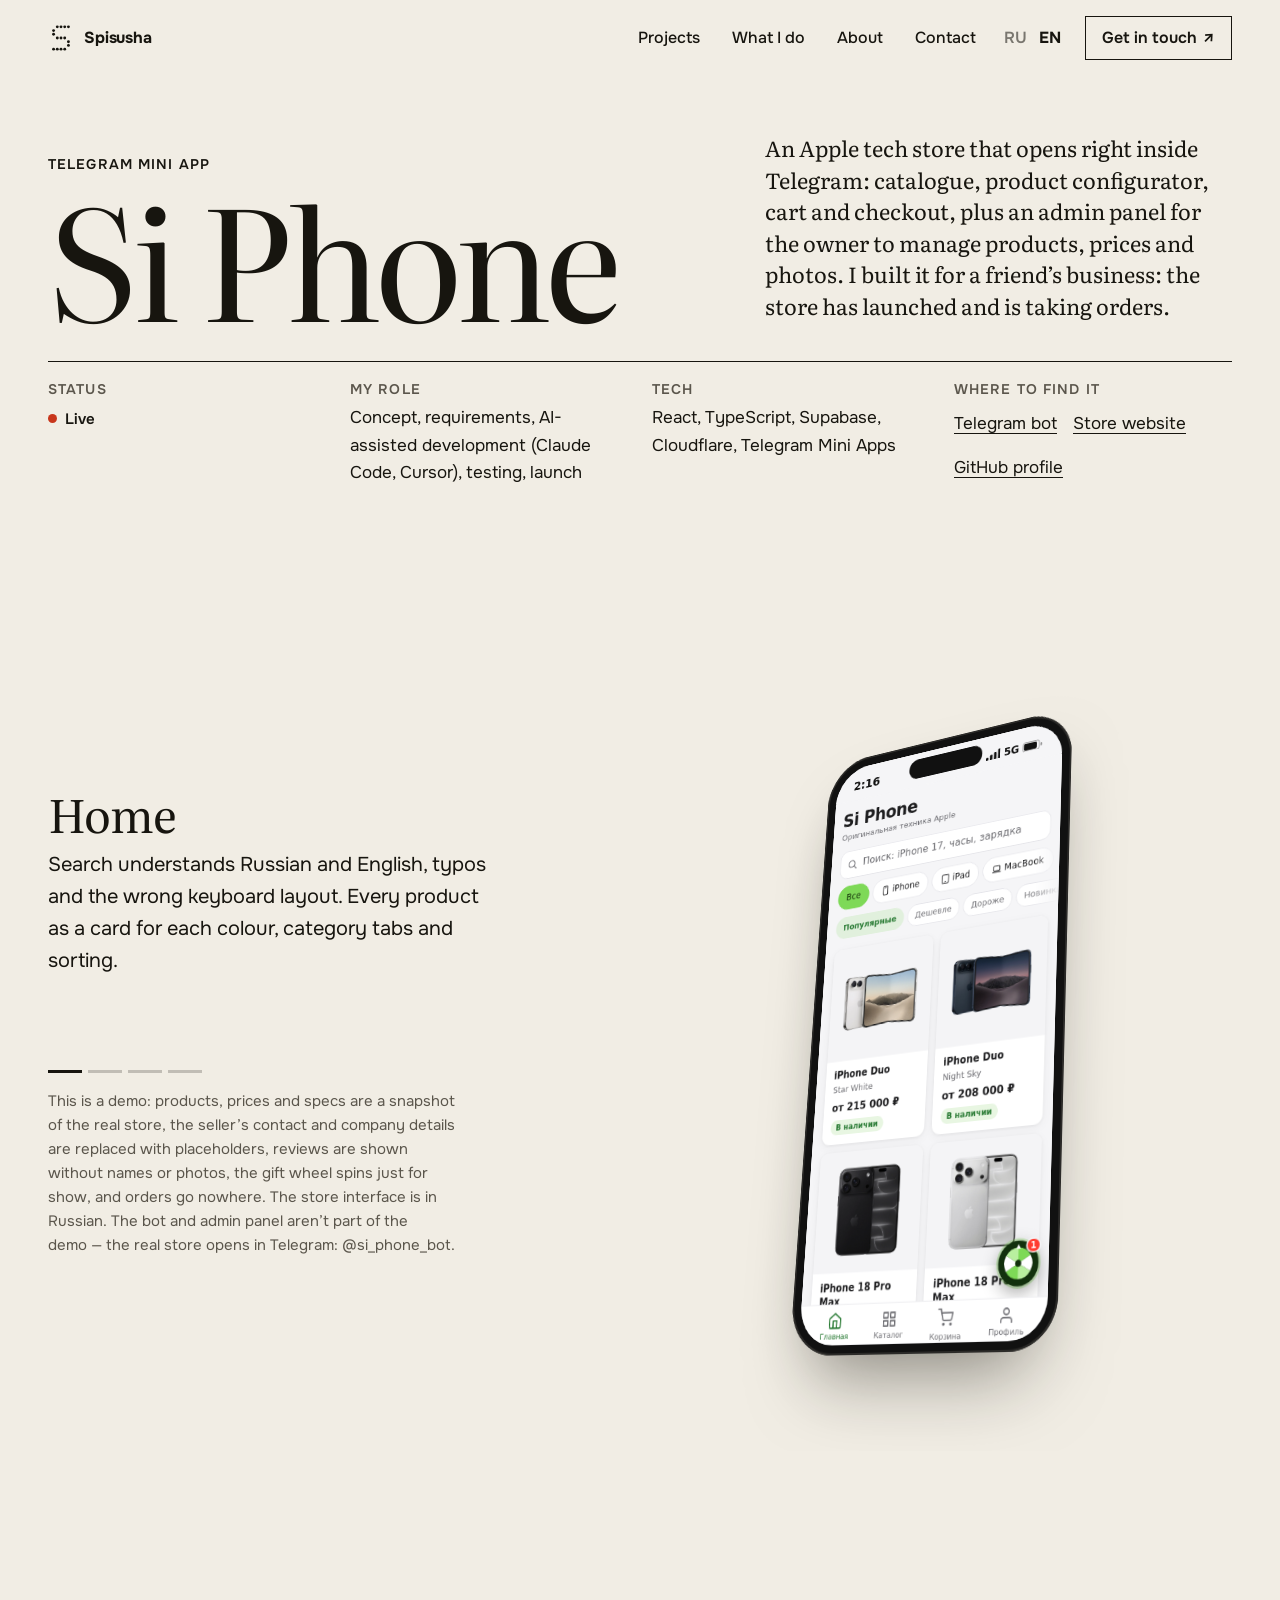
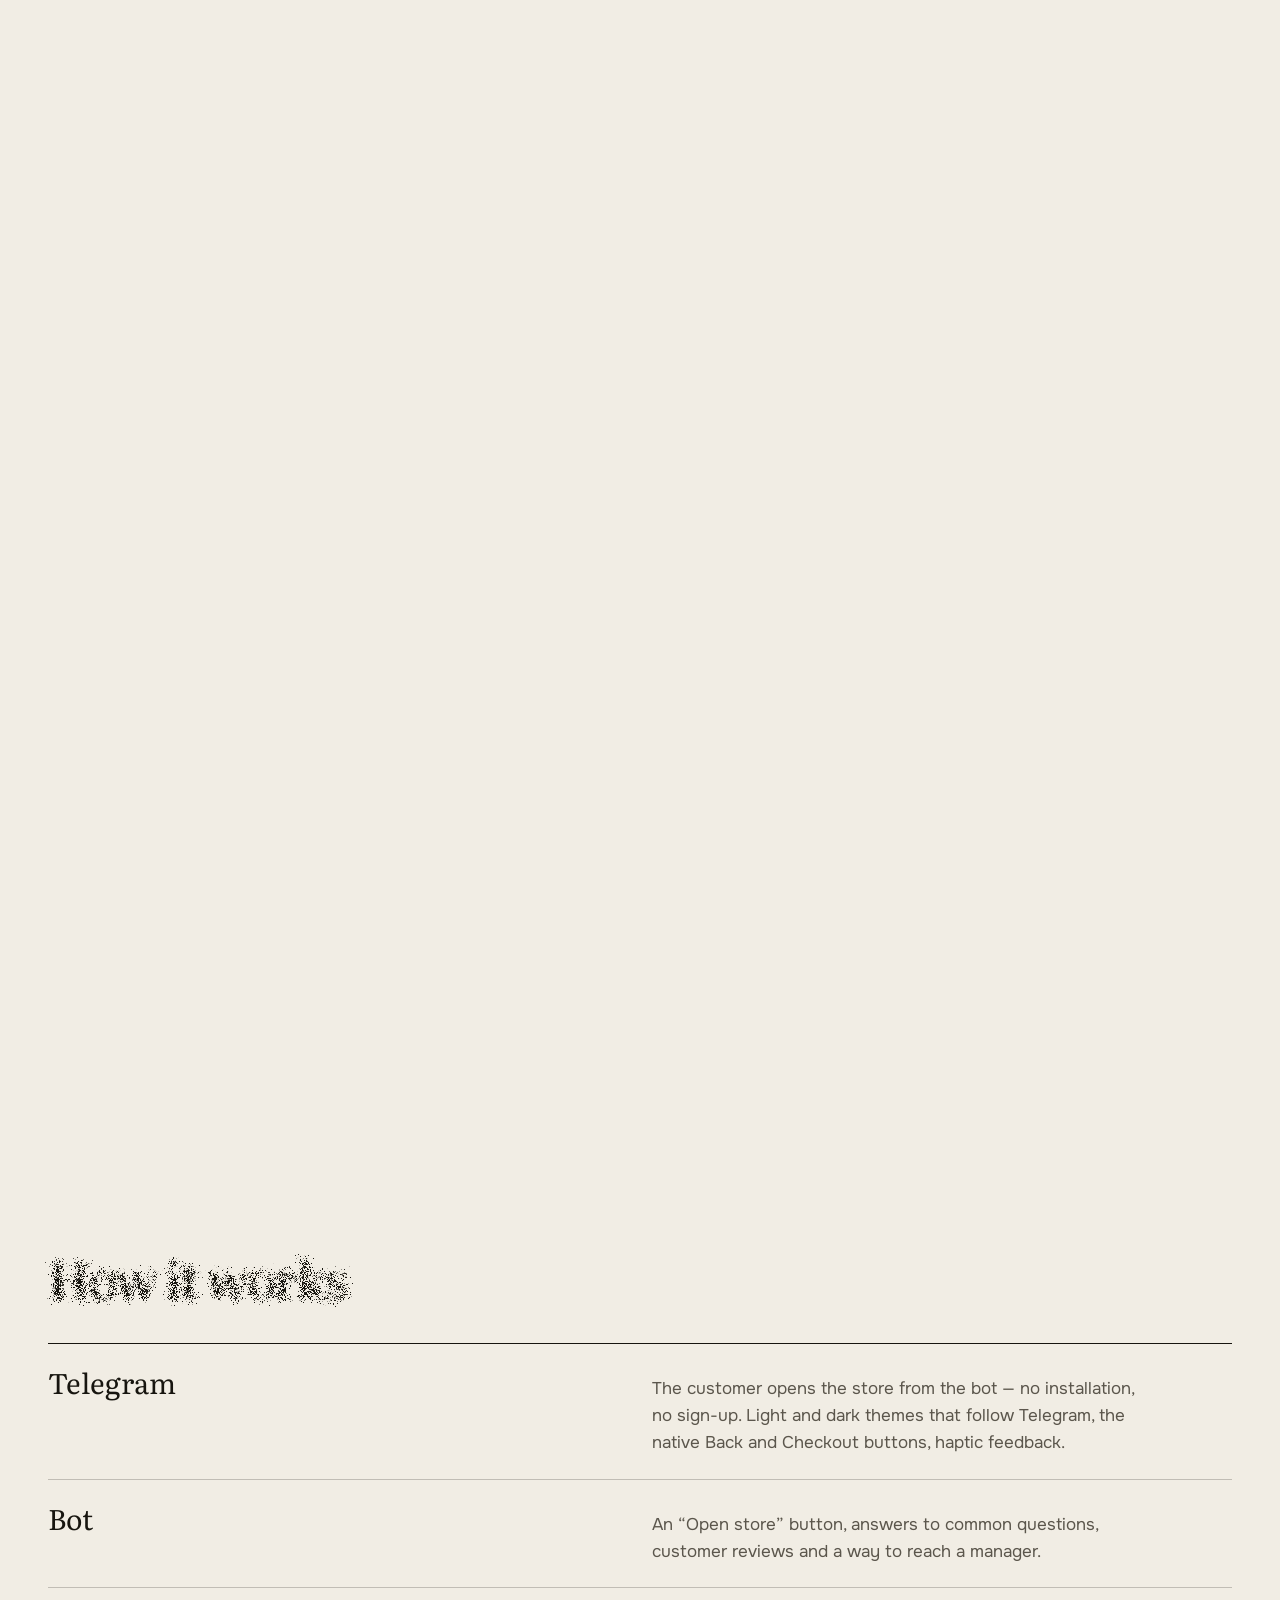
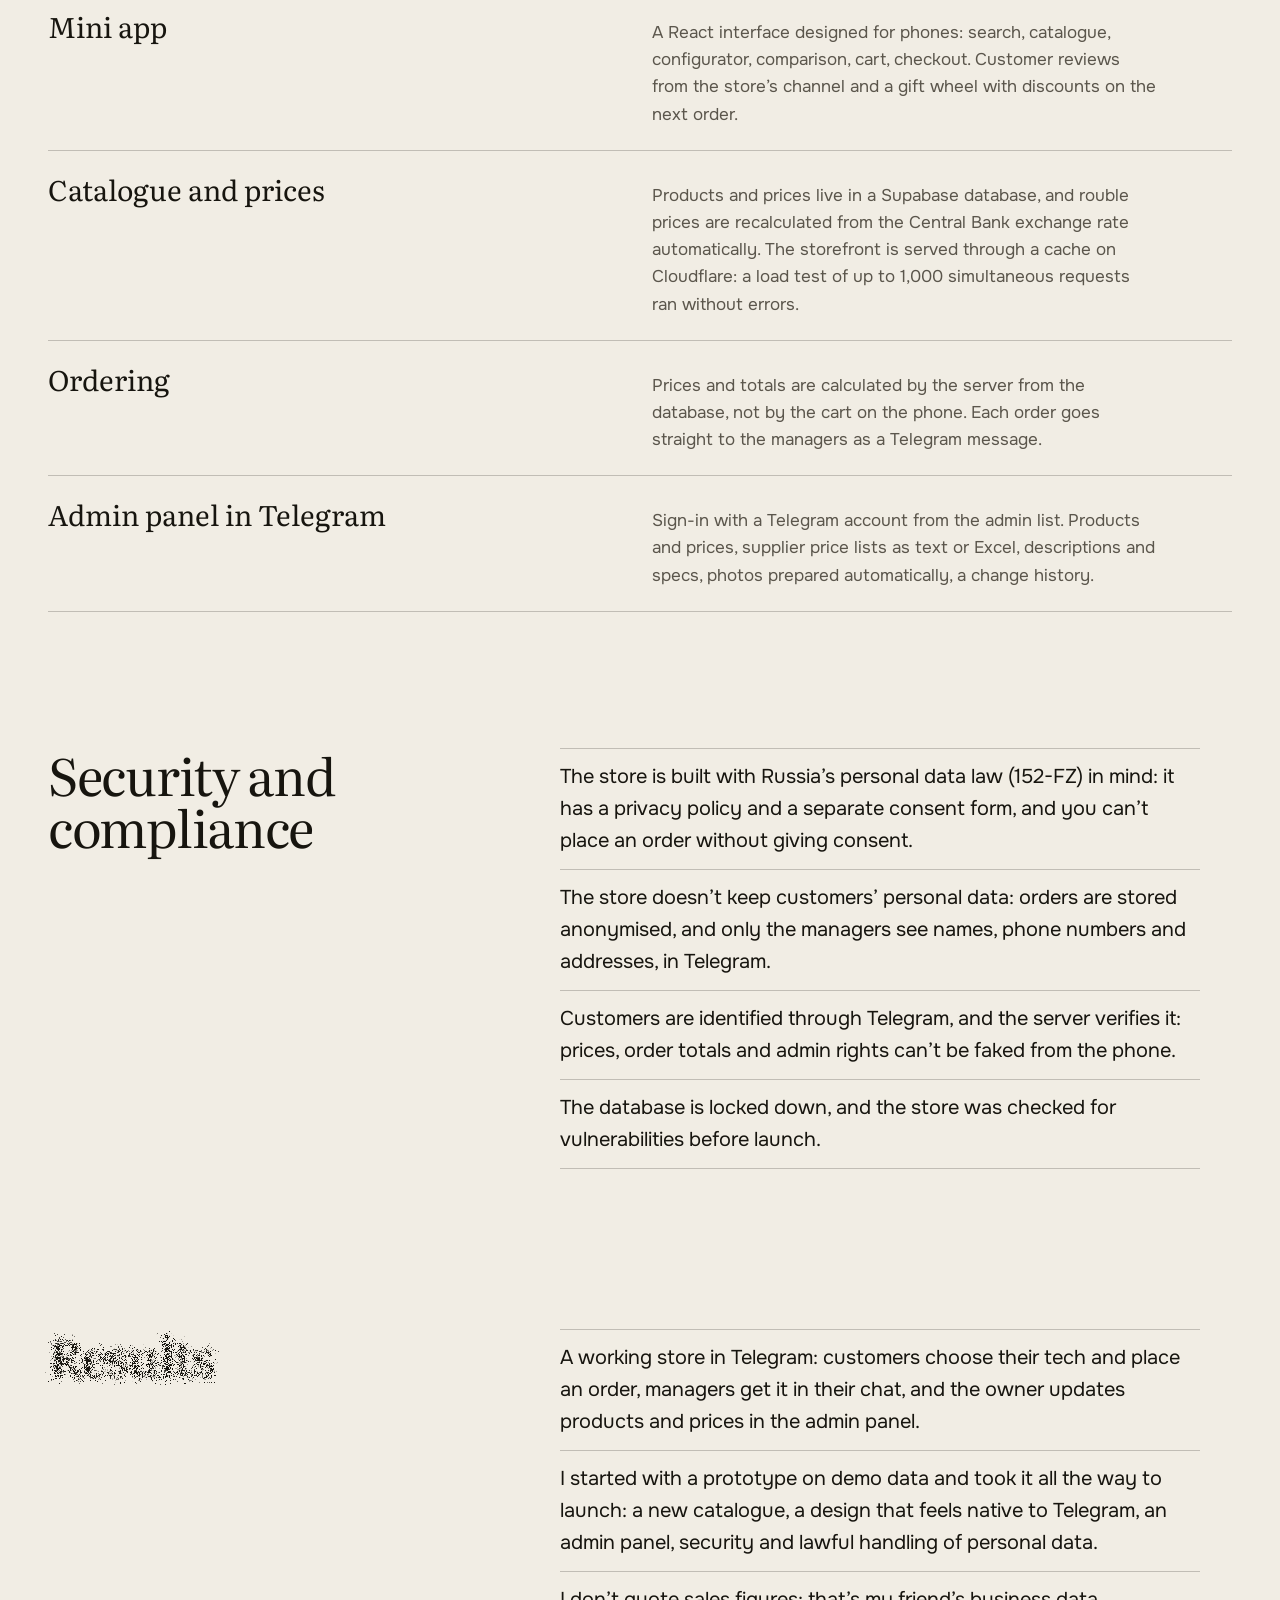
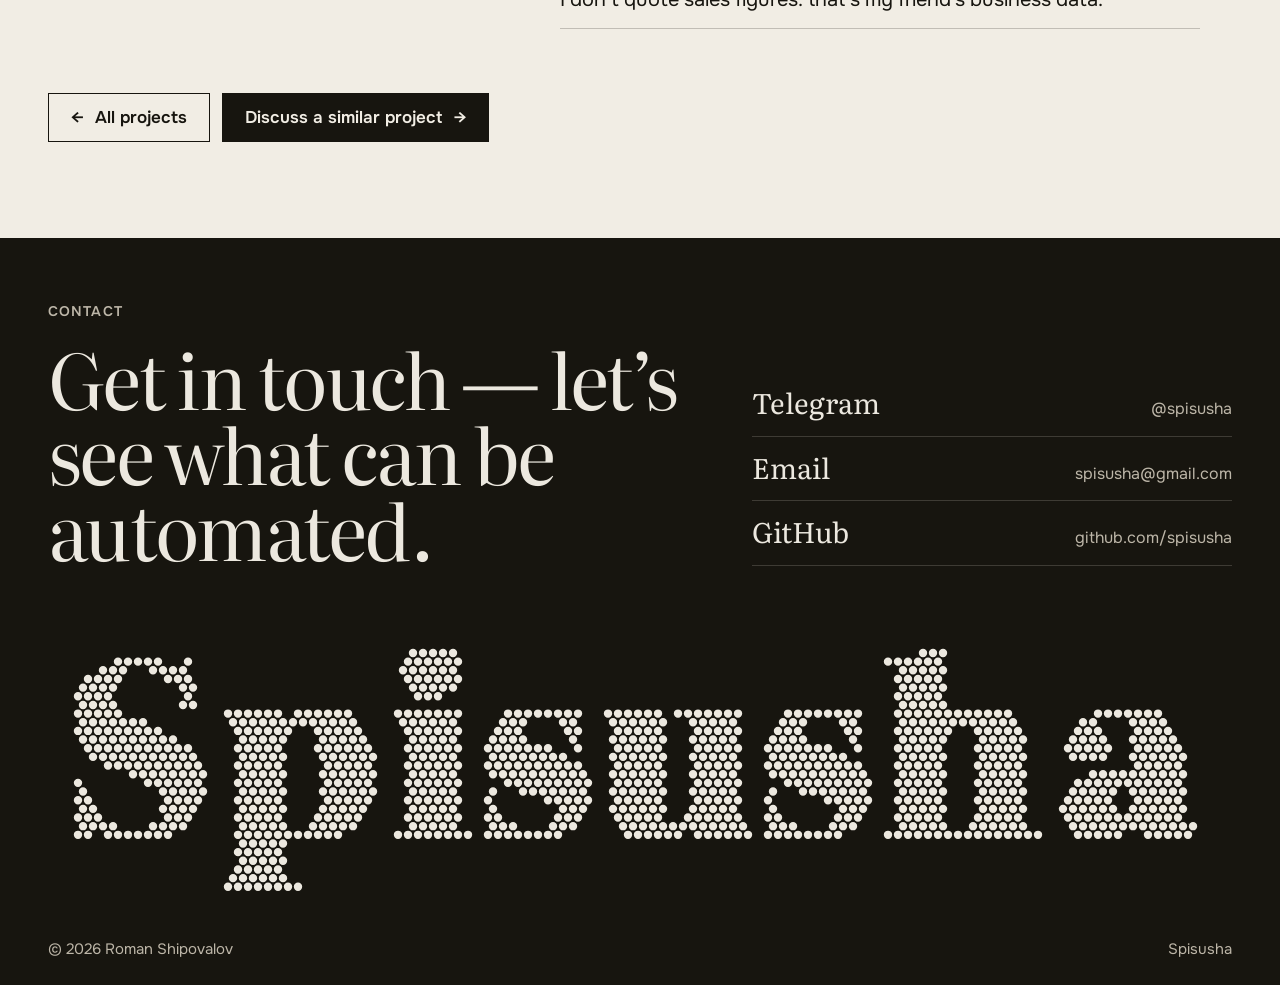
<file: en/projects/si-phone/index.html>
<!DOCTYPE html><html lang="en"><head><meta charset="utf-8"><meta name="viewport" content="width=device-width, initial-scale=1"><!-- Язык при первом заходе (DECISIONS 26, 89): по языкам браузера, не по IP (в РФ многие сидят через VPN).
       Если среди языков браузера нет русского (и близких: uk, be, kk) — с русской страницы переходим на английскую.
       Ручной выбор RU/EN запоминается и дальше не переопределяется. Поисковых роботов не перенаправляем,
       а с английской версии на русскую — никогда (чтобы английские ссылки работали у всех). --><script>
    (function () {
      try {
        var p = location.pathname, isEn = /^\/en(\/|$)/.test(p), saved = localStorage.getItem('lang');
        if (isEn || saved === 'ru' || /bot|crawl|spider|slurp|yandex|google|bing|lighthouse|headless/i.test(navigator.userAgent)) return;
        var langs = (navigator.languages && navigator.languages.length ? navigator.languages : [navigator.language || '']).join(',');
        if (saved === 'en' || !/(^|,)\s*(ru|uk|be|kk)\b/i.test(langs)) location.replace('/en' + p + location.search + location.hash);
      } catch (e) {}
    })();
  </script><title>Si Phone — an Apple tech store in Telegram · Spisusha</title><meta name="description" content="Case study: a Telegram Mini App for an Apple tech store — more than 800 products, a configurator, cart, checkout and an admin panel right inside Telegram. Built to comply with Russia’s personal data law. You can try the demo on the page."><link rel="canonical" href="https://spisusha.com/en/projects/si-phone/"><link rel="alternate" hreflang="ru" href="https://spisusha.com/projects/si-phone/"><link rel="alternate" hreflang="en" href="https://spisusha.com/en/projects/si-phone/"><link rel="alternate" hreflang="x-default" href="https://spisusha.com/projects/si-phone/"><meta property="og:type" content="website"><meta property="og:locale" content="en_US"><meta property="og:locale:alternate" content="ru_RU"><meta property="og:site_name" content="Spisusha"><meta property="og:title" content="Si Phone — an Apple tech store in Telegram · Spisusha"><meta property="og:description" content="Case study: a Telegram Mini App for an Apple tech store — more than 800 products, a configurator, cart, checkout and an admin panel right inside Telegram. Built to comply with Russia’s personal data law. You can try the demo on the page."><meta property="og:url" content="https://spisusha.com/en/projects/si-phone/"><!-- картинка превью ссылки в Telegram, WhatsApp, соцсетях — обложка сайта на своём языке (tools/qa/make-previews.mjs) --><meta property="og:image" content="https://spisusha.com/img/og-en.jpg"><meta property="og:image:width" content="1200"><meta property="og:image:height" content="630"><meta property="og:image:alt" content="Spisusha — Roman Shipovalov: I build digital tools with AI"><meta name="twitter:card" content="summary_large_image"><script type="application/ld+json">{"@context":"https://schema.org","@graph":[{"@type":"WebSite","@id":"https://spisusha.com/#website","url":"https://spisusha.com/","name":"Spisusha","alternateName":"spisusha.com","inLanguage":["ru","en"],"publisher":{"@id":"https://spisusha.com/#person"}},{"@type":"Person","@id":"https://spisusha.com/#person","url":"https://spisusha.com/","name":"Roman Shipovalov","alternateName":["Spisusha","Роман Шиповалов"],"knowsAbout":"business process automation","sameAs":["https://t.me/spisusha","https://github.com/spisusha"]}]}</script><meta name="theme-color" content="#F1EDE4"><link rel="icon" href="/favicon.svg" type="image/svg+xml"><link rel="apple-touch-icon" href="/apple-touch-icon.png"><link rel="sitemap" type="application/xml" href="/sitemap.xml"><meta name="generator" content="Astro v7.4.1"><link rel="stylesheet" href="/_astro/Base.ia-x1stv.css"><link rel="stylesheet" href="/_astro/SiPhoneCase.CYrYh26P.css"></head><body><a class="skip" href="#main">Skip to content</a><header class="nav" data-nav-root data-astro-cid-wpvy4v7s><a class="nav__brand" href="/en/" aria-label="Spisusha — home" data-astro-cid-wpvy4v7s><svg viewBox="0 0 22 28" fill="currentColor" aria-hidden="true"><circle cx="7" cy="2" r="1.55"/><circle cx="11" cy="2" r="1.55"/><circle cx="15" cy="2" r="1.55"/><circle cx="19" cy="2" r="1.55"/><circle cx="3" cy="6" r="1.55"/><circle cx="3" cy="10" r="1.55"/><circle cx="7" cy="14" r="1.55"/><circle cx="11" cy="14" r="1.55"/><circle cx="15" cy="14" r="1.55"/><circle cx="19" cy="18" r="1.55"/><circle cx="19" cy="22" r="1.55"/><circle cx="3" cy="26" r="1.55"/><circle cx="7" cy="26" r="1.55"/><circle cx="11" cy="26" r="1.55"/><circle cx="15" cy="26" r="1.55"/></svg><span class="nav__word" aria-hidden="true" data-astro-cid-wpvy4v7s><i style="--i:0" data-astro-cid-wpvy4v7s>S</i><i style="--i:1" data-astro-cid-wpvy4v7s>p</i><i style="--i:2" data-astro-cid-wpvy4v7s>i</i><i style="--i:3" data-astro-cid-wpvy4v7s>s</i><i style="--i:4" data-astro-cid-wpvy4v7s>u</i><i style="--i:5" data-astro-cid-wpvy4v7s>s</i><i style="--i:6" data-astro-cid-wpvy4v7s>h</i><i style="--i:7" data-astro-cid-wpvy4v7s>a</i></span></a><nav class="nav__links" aria-label="Main navigation" data-astro-cid-wpvy4v7s><a href="/en/#projects" data-astro-cid-wpvy4v7s>Projects</a><a href="/en/#services" data-astro-cid-wpvy4v7s>What I do</a><a href="/en/about/" data-astro-cid-wpvy4v7s>About</a><a href="/en/#contacts" data-astro-cid-wpvy4v7s>Contact</a></nav><div class="nav__lang" aria-label="Site language" data-astro-cid-wpvy4v7s><a href="/projects/si-phone/" data-lang="ru" hreflang="ru" data-astro-cid-wpvy4v7s>RU</a><b aria-current="true" data-astro-cid-wpvy4v7s>EN</b></div><a class="nav__cta" href="https://t.me/spisusha" target="_blank" rel="noopener" data-astro-cid-wpvy4v7s>Get in touch <span aria-hidden="true" data-astro-cid-wpvy4v7s>↗</span></a><button class="nav__menu" type="button" aria-expanded="false" aria-controls="sheet" data-menu data-astro-cid-wpvy4v7s>Menu</button></header><div class="sheet" id="sheet" role="dialog" aria-modal="true" aria-label="Menu" inert data-astro-cid-wpvy4v7s><button class="sheet__close" type="button" data-menu data-astro-cid-wpvy4v7s>Close</button><div data-astro-cid-wpvy4v7s><nav class="sheet__nav" aria-label="Menu" data-astro-cid-wpvy4v7s><a href="/en/#projects" data-astro-cid-wpvy4v7s>Projects</a><a href="/en/#services" data-astro-cid-wpvy4v7s>What I do</a><a href="/en/about/" data-astro-cid-wpvy4v7s>About</a><a href="/en/#contacts" data-astro-cid-wpvy4v7s>Contact</a></nav><div class="sheet__contacts" data-astro-cid-wpvy4v7s><span data-astro-cid-wpvy4v7s>Contact</span><a href="https://t.me/spisusha" target="_blank" rel="noopener" data-astro-cid-wpvy4v7s>Telegram — @spisusha</a><a href="mailto:spisusha@gmail.com" data-astro-cid-wpvy4v7s>Email — spisusha@gmail.com</a><a href="https://github.com/spisusha" target="_blank" rel="noopener" data-astro-cid-wpvy4v7s>GitHub — github.com/spisusha</a></div></div><div class="sheet__foot" data-astro-cid-wpvy4v7s><span class="sheet__lang" aria-label="Site language" data-astro-cid-wpvy4v7s><a href="/projects/si-phone/" data-lang="ru" hreflang="ru" data-astro-cid-wpvy4v7s>RU</a><b aria-current="true" data-astro-cid-wpvy4v7s>EN</b></span><span data-astro-cid-wpvy4v7s>Spisusha</span></div></div><script type="module">var e=document.querySelector(`[data-nav-root]`),t=document.getElementById(`sheet`),n=document.querySelectorAll(`[data-menu]`),r=e.querySelector(`.nav__menu`),i=e=>{t.classList.toggle(`is-open`,e),t.inert=!e,document.documentElement.style.overflow=e?`hidden`:``,n.forEach(t=>t.setAttribute(`aria-expanded`,String(e))),e?t.querySelector(`.sheet__close`)?.focus():r.focus({preventScroll:!0})};n.forEach(e=>e.addEventListener(`click`,()=>i(!t.classList.contains(`is-open`)))),t.querySelectorAll(`a`).forEach(e=>e.addEventListener(`click`,()=>i(!1))),addEventListener(`keydown`,e=>{e.key===`Escape`&&t.classList.contains(`is-open`)&&i(!1)}),document.querySelectorAll(`[data-lang]`).forEach(e=>e.addEventListener(`click`,()=>{try{localStorage.setItem(`lang`,e.dataset.lang)}catch{}}));var a=!1,o=()=>{a=!1;let t=e.offsetHeight/2,n=e=>{let n=e.getBoundingClientRect();return n.top<t+12&&n.bottom>t-12};e.classList.toggle(`is-scrolled`,scrollY>24),e.classList.toggle(`is-folded`,[...document.querySelectorAll(`[data-dodge]`)].some(n)),e.classList.toggle(`is-ink`,[...document.querySelectorAll(`[data-nav="ink"]`)].some(n))};addEventListener(`scroll`,()=>{a||(a=!0,requestAnimationFrame(o))},{passive:!0}),addEventListener(`resize`,o),o();</script><main id="main"><header class="wrap case-head" data-astro-cid-656yakqp><div data-astro-cid-656yakqp><span class="kicker" data-astro-cid-656yakqp>Telegram Mini App</span><h1 data-dodge data-astro-cid-656yakqp>Si Phone</h1></div><p class="lede" data-astro-cid-656yakqp>An Apple tech store that opens right inside Telegram: catalogue, product configurator, cart and checkout, plus an admin panel for the owner to manage products, prices and photos. I built it for a friend’s business: the store has launched and is taking orders.</p><dl class="meta" data-astro-cid-656yakqp><div data-astro-cid-656yakqp><dt data-astro-cid-656yakqp>Status</dt><dd data-astro-cid-656yakqp><span class="status" data-astro-cid-656yakqp>Live</span></dd></div><div data-astro-cid-656yakqp><dt data-astro-cid-656yakqp>My role</dt><dd data-astro-cid-656yakqp>Concept, requirements, AI-assisted development (Claude Code, Cursor), testing, launch</dd></div><div data-astro-cid-656yakqp><dt data-astro-cid-656yakqp>Tech</dt><dd data-astro-cid-656yakqp>React, TypeScript, Supabase, Cloudflare, Telegram Mini Apps</dd></div><div data-astro-cid-656yakqp><dt data-astro-cid-656yakqp>Where to find it</dt><dd data-astro-cid-656yakqp><span class="links" data-astro-cid-656yakqp><a href="https://t.me/si_phone_bot" target="_blank" rel="noopener" data-astro-cid-656yakqp>Telegram bot</a><a href="https://si-phone.pages.dev" target="_blank" rel="noopener" data-astro-cid-656yakqp>Store website</a><a href="https://github.com/spisusha" target="_blank" rel="noopener" data-astro-cid-656yakqp>GitHub profile</a></span></dd></div></dl></header><section class="scene" id="scene" aria-label="App demo" data-astro-cid-656yakqp><div class="stage" data-astro-cid-656yakqp><div data-astro-cid-656yakqp><div class="steps" data-astro-cid-656yakqp><div class="step" data-route="#/" data-shot="/img/si-phone-home.webp" data-astro-cid-656yakqp><h2 data-astro-cid-656yakqp>Home</h2><p data-astro-cid-656yakqp>Search understands Russian and English, typos and the wrong keyboard layout. Every product as a card for each colour, category tabs and sorting.</p></div><div class="step" data-route="#/catalog/iphone" data-shot="/img/si-phone-catalog.webp" data-astro-cid-656yakqp><h2 data-astro-cid-656yakqp>Catalogue</h2><p data-astro-cid-656yakqp>Category → generation → model, each with a photo and a starting price. More than 800 Apple products, plus accessories.</p></div><div class="step" data-route="#/product/iphone-17-pro-max" data-shot="/img/si-phone-config.webp" data-astro-cid-656yakqp><h2 data-astro-cid-656yakqp>Product page</h2><p data-astro-cid-656yakqp>A photo gallery, description and specs, and a choice of colour, storage and SIM — the price updates instantly. Up to three devices can be compared side by side.</p></div><div class="step" data-route="#/" data-shot="/img/si-phone-home.webp" data-astro-cid-656yakqp><h2 data-astro-cid-656yakqp>Try it yourself</h2><p data-mobile="Tap the phone and the store opens full screen: pick a product, add it to the cart and place an order." data-astro-cid-656yakqp>The phone is now interactive: pick a product, add it to the cart and place an order.</p></div></div><div class="progress" aria-hidden="true" data-astro-cid-656yakqp><i data-astro-cid-656yakqp></i><i data-astro-cid-656yakqp></i><i data-astro-cid-656yakqp></i><i data-astro-cid-656yakqp></i></div><p class="demo-note" data-astro-cid-656yakqp>This is a demo: products, prices and specs are a snapshot of the real store, the seller’s contact and company details are replaced with placeholders, reviews are shown without names or photos, the gift wheel spins just for show, and orders go nowhere. The store interface is in Russian. The bot and admin panel aren’t part of the demo — the real store opens in Telegram: @si_phone_bot.</p></div><div class="phone-wrap" data-astro-cid-656yakqp><div class="phone" id="phone" data-astro-cid-656yakqp><div class="phone__screen" id="screen" data-astro-cid-656yakqp><div class="phone__status" id="status" aria-hidden="true" data-astro-cid-656yakqp><span id="clock" data-astro-cid-656yakqp>9:41</span><span class="r" data-astro-cid-656yakqp><svg viewBox="0 0 18 12" data-astro-cid-656yakqp><rect x="0" y="8" width="3" height="4" rx="1" data-astro-cid-656yakqp></rect><rect x="5" y="5.5" width="3" height="6.5" rx="1" data-astro-cid-656yakqp></rect><rect x="10" y="3" width="3" height="9" rx="1" data-astro-cid-656yakqp></rect><rect x="15" y="0" width="3" height="12" rx="1" data-astro-cid-656yakqp></rect></svg>5G<svg viewBox="0 0 27 13" data-astro-cid-656yakqp><rect x="0.5" y="0.5" width="22" height="12" rx="3.5" fill="none" stroke="currentColor" opacity=".4" data-astro-cid-656yakqp></rect><rect x="2" y="2" width="17" height="9" rx="2" data-astro-cid-656yakqp></rect><rect x="24" y="4.5" width="2" height="4" rx="1" opacity=".4" data-astro-cid-656yakqp></rect></svg></span></div><iframe id="app" data-src="/demo/si-phone/index.html#/" title="Si Phone store demo" data-astro-cid-656yakqp></iframe><img class="phone__shot" id="shot" src="/img/si-phone-home.webp" width="560" height="1134" alt="Si Phone store screen" hidden data-astro-cid-656yakqp></div><span class="phone__island" aria-hidden="true" data-astro-cid-656yakqp></span><button class="phone__tap" id="tap" type="button" aria-label="Go to the live demo" data-astro-cid-656yakqp></button></div><span class="try" id="try" data-astro-cid-656yakqp>Tap away — it works</span><p class="tap-note" aria-hidden="true" data-astro-cid-656yakqp>Tap the phone screen to open the store</p></div></div></section><div class="demo-sheet" id="demoSheet" role="dialog" aria-modal="true" aria-label="Si Phone store demo" data-src="/demo/si-phone/index.html#/" hidden data-astro-cid-656yakqp><div class="demo-sheet__bar" data-astro-cid-656yakqp><b data-astro-cid-656yakqp>Si Phone demo</b><a href="/demo/si-phone/index.html" target="_blank" rel="noopener" data-astro-cid-656yakqp>New tab</a><button type="button" id="demoClose" data-astro-cid-656yakqp>Close</button></div><iframe id="demoFull" title="Si Phone store demo" data-astro-cid-656yakqp></iframe></div><section class="wrap how" aria-labelledby="how" data-astro-cid-656yakqp><h2 id="how" data-ink data-astro-cid-656yakqp>How it works</h2><ul class="flow" data-astro-cid-656yakqp><li data-astro-cid-656yakqp><b data-astro-cid-656yakqp>Telegram</b><span data-astro-cid-656yakqp>The customer opens the store from the bot — no installation, no sign-up. Light and dark themes that follow Telegram, the native Back and Checkout buttons, haptic feedback.</span></li><li data-astro-cid-656yakqp><b data-astro-cid-656yakqp>Bot</b><span data-astro-cid-656yakqp>An “Open store” button, answers to common questions, customer reviews and a way to reach a manager.</span></li><li data-astro-cid-656yakqp><b data-astro-cid-656yakqp>Mini app</b><span data-astro-cid-656yakqp>A React interface designed for phones: search, catalogue, configurator, comparison, cart, checkout. Customer reviews from the store’s channel and a gift wheel with discounts on the next order.</span></li><li data-astro-cid-656yakqp><b data-astro-cid-656yakqp>Catalogue and prices</b><span data-astro-cid-656yakqp>Products and prices live in a Supabase database, and rouble prices are recalculated from the Central Bank exchange rate automatically. The storefront is served through a cache on Cloudflare: a load test of up to 1,000 simultaneous requests ran without errors.</span></li><li data-astro-cid-656yakqp><b data-astro-cid-656yakqp>Ordering</b><span data-astro-cid-656yakqp>Prices and totals are calculated by the server from the database, not by the cart on the phone. Each order goes straight to the managers as a Telegram message.</span></li><li data-astro-cid-656yakqp><b data-astro-cid-656yakqp>Admin panel in Telegram</b><span data-astro-cid-656yakqp>Sign-in with a Telegram account from the admin list. Products and prices, supplier price lists as text or Excel, descriptions and specs, photos prepared automatically, a change history.</span></li></ul></section><section class="wrap next" aria-labelledby="law" data-astro-cid-656yakqp><h2 id="law" data-ink data-astro-cid-656yakqp>Security and compliance</h2><ul data-astro-cid-656yakqp><li data-astro-cid-656yakqp>The store is built with Russia’s personal data law (152-FZ) in mind: it has a privacy policy and a separate consent form, and you can’t place an order without giving consent.</li><li data-astro-cid-656yakqp>The store doesn’t keep customers’ personal data: orders are stored anonymised, and only the managers see names, phone numbers and addresses, in Telegram.</li><li data-astro-cid-656yakqp>Customers are identified through Telegram, and the server verifies it: prices, order totals and admin rights can’t be faked from the phone.</li><li data-astro-cid-656yakqp>The database is locked down, and the store was checked for vulnerabilities before launch.</li></ul></section><section class="wrap next" aria-labelledby="next" data-astro-cid-656yakqp><h2 id="next" data-ink data-astro-cid-656yakqp>Results</h2><ul data-astro-cid-656yakqp><li data-astro-cid-656yakqp>A working store in Telegram: customers choose their tech and place an order, managers get it in their chat, and the owner updates products and prices in the admin panel.</li><li data-astro-cid-656yakqp>I started with a prototype on demo data and took it all the way to launch: a new catalogue, a design that feels native to Telegram, an admin panel, security and lawful handling of personal data.</li><li data-astro-cid-656yakqp>I don’t quote sales figures: that’s my friend’s business data.</li></ul></section><nav class="wrap back" aria-label="Other sections" data-astro-cid-656yakqp><a class="btn" href="/en/#projects" data-astro-cid-656yakqp><span class="arr" aria-hidden="true" data-astro-cid-656yakqp>←</span> All projects</a><a class="btn btn--solid" href="/en/#contacts" data-astro-cid-656yakqp>Discuss a similar project <span class="arr" aria-hidden="true" data-astro-cid-656yakqp>→</span></a></nav></main><footer class="foot" id="contacts" data-nav="ink" aria-labelledby="contacts-h" data-astro-cid-jo6i4kqk><div class="wrap" data-astro-cid-jo6i4kqk><h2 class="kicker" id="contacts-h" data-astro-cid-jo6i4kqk>Contact</h2><div class="foot__grid" data-astro-cid-jo6i4kqk><p class="foot__cta" data-ink data-astro-cid-jo6i4kqk>Get in touch — let’s see what can be automated.</p><ul class="foot__links" data-astro-cid-jo6i4kqk><li data-astro-cid-jo6i4kqk><a href="https://t.me/spisusha" target="_blank" rel="noopener" data-astro-cid-jo6i4kqk>Telegram <span data-astro-cid-jo6i4kqk>@spisusha</span></a></li><li data-astro-cid-jo6i4kqk><a href="mailto:spisusha@gmail.com" data-astro-cid-jo6i4kqk>Email <span data-astro-cid-jo6i4kqk>spisusha@gmail.com</span></a></li><li data-astro-cid-jo6i4kqk><a href="https://github.com/spisusha" target="_blank" rel="noopener" data-astro-cid-jo6i4kqk>GitHub <span data-astro-cid-jo6i4kqk>github.com/spisusha</span></a></li></ul></div><div class="foot__word" data-astro-cid-jo6i4kqk><canvas id="footword" aria-hidden="true" data-astro-cid-jo6i4kqk></canvas></div><!-- без подсказки «нажмите на слово» (DECISIONS 58): курсор-рука и реакция на мышь подскажут сами --><div class="foot__bar" data-astro-cid-jo6i4kqk><span data-astro-cid-jo6i4kqk>© 2026 Roman Shipovalov</span><span data-astro-cid-jo6i4kqk>Spisusha</span></div></div></footer><script type="module" src="/_astro/Footer.astro_astro_type_script_index_0_lang.BC5z6a9N.js"></script><script type="module" src="/_astro/Base.astro_astro_type_script_index_0_lang.C7ZgEbsv.js"></script></body></html><script type="module" src="/_astro/SiPhoneCase.astro_astro_type_script_index_0_lang.BIyFlX0P.js"></script>
</file>
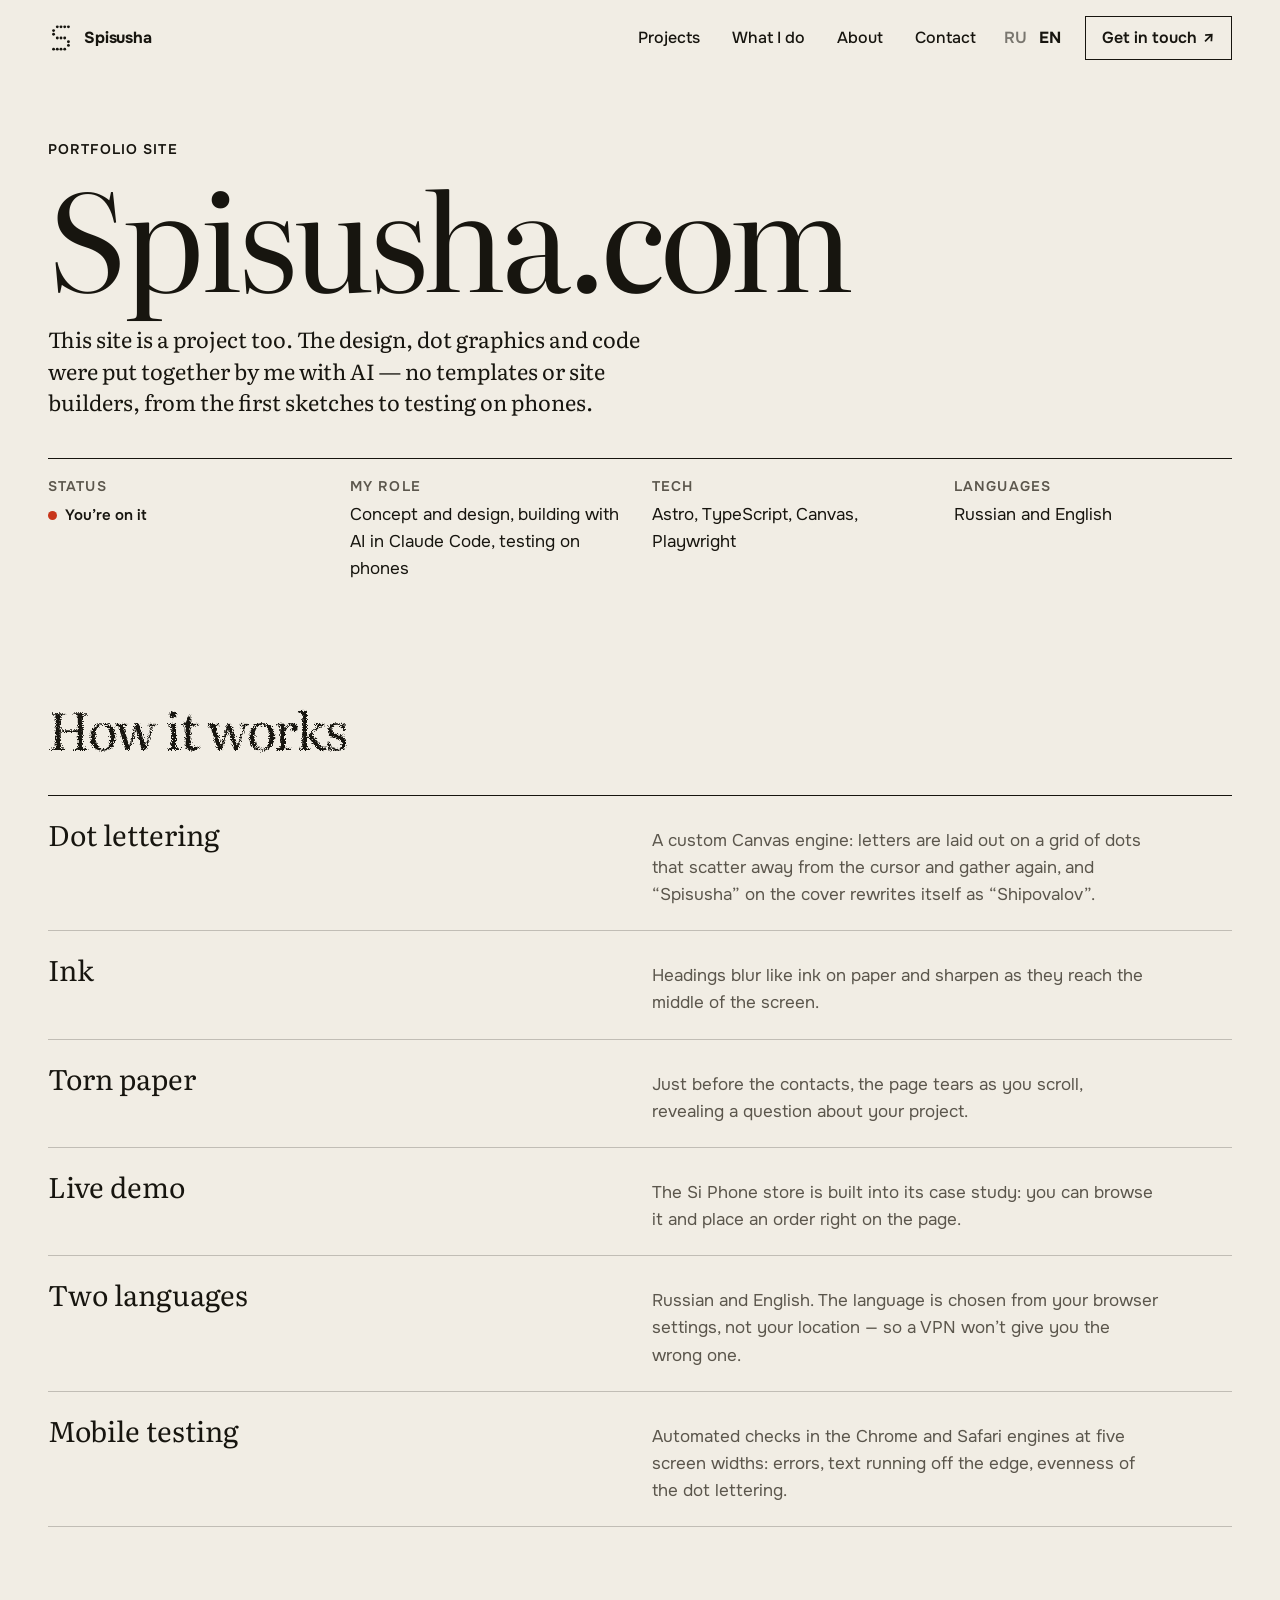
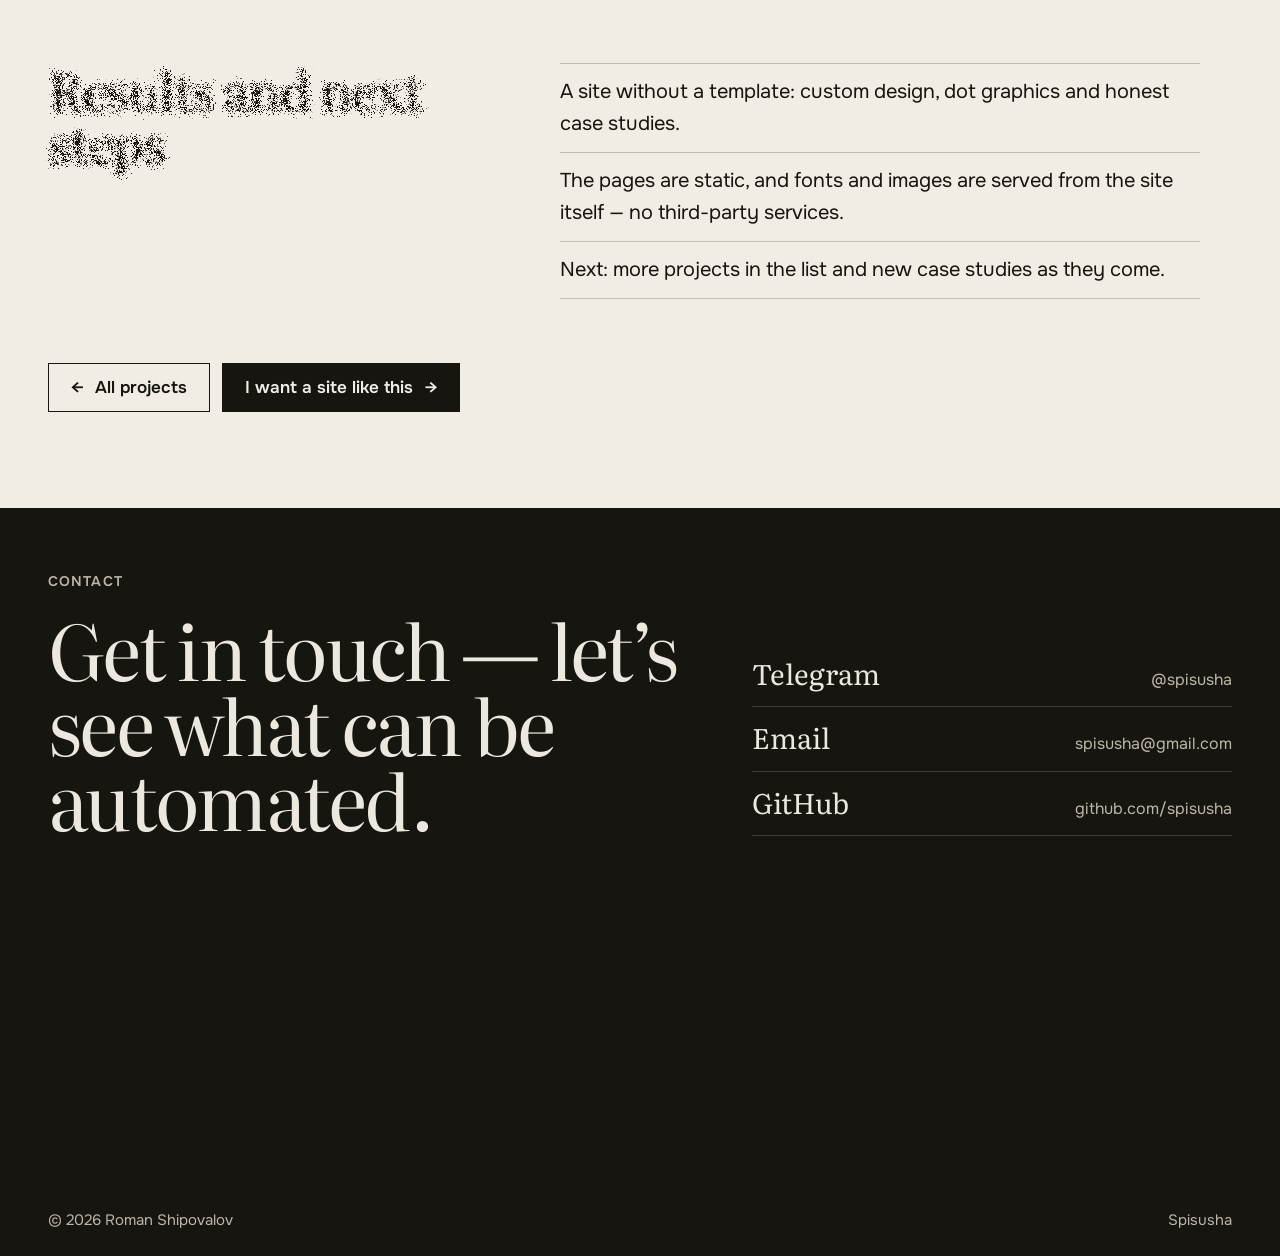
<file: en/projects/spisusha/index.html>
<!DOCTYPE html><html lang="en"><head><meta charset="utf-8"><meta name="viewport" content="width=device-width, initial-scale=1"><!-- Язык при первом заходе (DECISIONS 26, 89): по языкам браузера, не по IP (в РФ многие сидят через VPN).
       Если среди языков браузера нет русского (и близких: uk, be, kk) — с русской страницы переходим на английскую.
       Ручной выбор RU/EN запоминается и дальше не переопределяется. Поисковых роботов не перенаправляем,
       а с английской версии на русскую — никогда (чтобы английские ссылки работали у всех). --><script>
    (function () {
      try {
        var p = location.pathname, isEn = /^\/en(\/|$)/.test(p), saved = localStorage.getItem('lang');
        if (isEn || saved === 'ru' || /bot|crawl|spider|slurp|yandex|google|bing|lighthouse|headless/i.test(navigator.userAgent)) return;
        var langs = (navigator.languages && navigator.languages.length ? navigator.languages : [navigator.language || '']).join(',');
        if (saved === 'en' || !/(^|,)\s*(ru|uk|be|kk)\b/i.test(langs)) location.replace('/en' + p + location.search + location.hash);
      } catch (e) {}
    })();
  </script><title>Spisusha.com — how this site was made · Spisusha</title><meta name="description" content="Case study: the Spisusha.com portfolio site. Custom design, dot lettering on Canvas, two languages and automated mobile checks — built with AI, without templates or site builders."><link rel="canonical" href="https://spisusha.com/en/projects/spisusha/"><link rel="alternate" hreflang="ru" href="https://spisusha.com/projects/spisusha/"><link rel="alternate" hreflang="en" href="https://spisusha.com/en/projects/spisusha/"><link rel="alternate" hreflang="x-default" href="https://spisusha.com/projects/spisusha/"><meta property="og:type" content="website"><meta property="og:locale" content="en_US"><meta property="og:locale:alternate" content="ru_RU"><meta property="og:site_name" content="Spisusha"><meta property="og:title" content="Spisusha.com — how this site was made · Spisusha"><meta property="og:description" content="Case study: the Spisusha.com portfolio site. Custom design, dot lettering on Canvas, two languages and automated mobile checks — built with AI, without templates or site builders."><meta property="og:url" content="https://spisusha.com/en/projects/spisusha/"><!-- картинка превью ссылки в Telegram, WhatsApp, соцсетях — обложка сайта на своём языке (tools/qa/make-previews.mjs) --><meta property="og:image" content="https://spisusha.com/img/og-en.jpg"><meta property="og:image:width" content="1200"><meta property="og:image:height" content="630"><meta property="og:image:alt" content="Spisusha — Roman Shipovalov: I build digital tools with AI"><meta name="twitter:card" content="summary_large_image"><script type="application/ld+json">{"@context":"https://schema.org","@graph":[{"@type":"WebSite","@id":"https://spisusha.com/#website","url":"https://spisusha.com/","name":"Spisusha","alternateName":"spisusha.com","inLanguage":["ru","en"],"publisher":{"@id":"https://spisusha.com/#person"}},{"@type":"Person","@id":"https://spisusha.com/#person","url":"https://spisusha.com/","name":"Roman Shipovalov","alternateName":["Spisusha","Роман Шиповалов"],"knowsAbout":"business process automation","sameAs":["https://t.me/spisusha","https://github.com/spisusha"]}]}</script><meta name="theme-color" content="#F1EDE4"><link rel="icon" href="/favicon.svg" type="image/svg+xml"><link rel="apple-touch-icon" href="/apple-touch-icon.png"><link rel="sitemap" type="application/xml" href="/sitemap.xml"><meta name="generator" content="Astro v7.4.1"><link rel="stylesheet" href="/_astro/Base.ia-x1stv.css"><style>.case-head[data-astro-cid-i5jpu53u]{gap:28px;padding-top:132px;display:grid}.case-head[data-astro-cid-i5jpu53u]>[data-astro-cid-i5jpu53u]{min-width:0}.case-head[data-astro-cid-i5jpu53u] h1[data-astro-cid-i5jpu53u]{font:400 clamp(38px, 10.5vw, 150px)/.9 var(--serif);letter-spacing:-.045em;margin:10px 0 0}.case-head[data-astro-cid-i5jpu53u] .lede[data-astro-cid-i5jpu53u]{font:400 var(--fs-lede)/var(--lh-lede) var(--serif);max-width:38rem;margin:0}.meta[data-astro-cid-i5jpu53u]{border-top:1.5px solid var(--ink);grid-template-columns:1fr 1fr;gap:20px 24px;margin:12px 0 0;padding-top:18px;display:grid}.meta[data-astro-cid-i5jpu53u] dt[data-astro-cid-i5jpu53u]{font:600 14px/1.3 var(--sans);letter-spacing:.08em;text-transform:uppercase;color:var(--graphite);margin-bottom:6px}.meta[data-astro-cid-i5jpu53u] dd[data-astro-cid-i5jpu53u]{margin:0;font-size:17px}@media (width<=599px){.meta[data-astro-cid-i5jpu53u]{grid-template-columns:1fr;gap:0;padding-top:0}.meta[data-astro-cid-i5jpu53u]>div[data-astro-cid-i5jpu53u]{border-bottom:1px solid var(--rule);grid-template-columns:8.5rem 1fr;gap:12px;padding:14px 0;display:grid}.meta[data-astro-cid-i5jpu53u] dt[data-astro-cid-i5jpu53u]{margin:0;padding-top:3px}}.note[data-astro-cid-i5jpu53u]{background:var(--paper-deep);color:var(--graphite);max-width:44rem;margin:0;padding:16px 20px}@media (width>=960px){.case-head[data-astro-cid-i5jpu53u]{grid-template-columns:7fr 5fr;align-items:end;column-gap:64px}.case-head[data-astro-cid-i5jpu53u]>div[data-astro-cid-i5jpu53u],.meta[data-astro-cid-i5jpu53u],.note[data-astro-cid-i5jpu53u]{grid-column:1/-1}.meta[data-astro-cid-i5jpu53u]{grid-template-columns:repeat(4,1fr)}}.how[data-astro-cid-i5jpu53u]{padding-block:120px 40px}.how[data-astro-cid-i5jpu53u] h2[data-astro-cid-i5jpu53u],.next[data-astro-cid-i5jpu53u] h2[data-astro-cid-i5jpu53u]{font:400 clamp(34px, 4vw, 60px)/1.02 var(--serif);letter-spacing:-.025em;max-width:18ch;margin:0 0 40px}.flow[data-astro-cid-i5jpu53u]{border-top:1.5px solid var(--ink);margin:0;padding:0;list-style:none}.flow[data-astro-cid-i5jpu53u] li[data-astro-cid-i5jpu53u]{border-bottom:1px solid var(--rule);gap:4px;padding:22px 0;display:grid}.flow[data-astro-cid-i5jpu53u] b[data-astro-cid-i5jpu53u]{font:400 clamp(24px, 2.2vw, 32px)/1.15 var(--serif)}.flow[data-astro-cid-i5jpu53u] span[data-astro-cid-i5jpu53u]{color:var(--graphite);max-width:46ch;font-size:17px}@media (width>=960px){.flow[data-astro-cid-i5jpu53u] li[data-astro-cid-i5jpu53u]{grid-template-columns:1fr 1fr;align-items:baseline;column-gap:24px}}.next[data-astro-cid-i5jpu53u]{gap:32px;padding-block:96px 64px;display:grid}.next[data-astro-cid-i5jpu53u] ul[data-astro-cid-i5jpu53u]{border-top:1px solid var(--rule);max-width:40rem;margin:0;padding:0;list-style:none;display:grid}.next[data-astro-cid-i5jpu53u] li[data-astro-cid-i5jpu53u]{border-bottom:1px solid var(--rule);padding:12px 0}@media (width>=960px){.next[data-astro-cid-i5jpu53u]{grid-template-columns:5fr 7fr}}.back[data-astro-cid-i5jpu53u]{padding-bottom:var(--s-9);flex-wrap:wrap;gap:12px;display:flex}
</style></head><body><a class="skip" href="#main">Skip to content</a><header class="nav" data-nav-root data-astro-cid-wpvy4v7s><a class="nav__brand" href="/en/" aria-label="Spisusha — home" data-astro-cid-wpvy4v7s><svg viewBox="0 0 22 28" fill="currentColor" aria-hidden="true"><circle cx="7" cy="2" r="1.55"/><circle cx="11" cy="2" r="1.55"/><circle cx="15" cy="2" r="1.55"/><circle cx="19" cy="2" r="1.55"/><circle cx="3" cy="6" r="1.55"/><circle cx="3" cy="10" r="1.55"/><circle cx="7" cy="14" r="1.55"/><circle cx="11" cy="14" r="1.55"/><circle cx="15" cy="14" r="1.55"/><circle cx="19" cy="18" r="1.55"/><circle cx="19" cy="22" r="1.55"/><circle cx="3" cy="26" r="1.55"/><circle cx="7" cy="26" r="1.55"/><circle cx="11" cy="26" r="1.55"/><circle cx="15" cy="26" r="1.55"/></svg><span class="nav__word" aria-hidden="true" data-astro-cid-wpvy4v7s><i style="--i:0" data-astro-cid-wpvy4v7s>S</i><i style="--i:1" data-astro-cid-wpvy4v7s>p</i><i style="--i:2" data-astro-cid-wpvy4v7s>i</i><i style="--i:3" data-astro-cid-wpvy4v7s>s</i><i style="--i:4" data-astro-cid-wpvy4v7s>u</i><i style="--i:5" data-astro-cid-wpvy4v7s>s</i><i style="--i:6" data-astro-cid-wpvy4v7s>h</i><i style="--i:7" data-astro-cid-wpvy4v7s>a</i></span></a><nav class="nav__links" aria-label="Main navigation" data-astro-cid-wpvy4v7s><a href="/en/#projects" data-astro-cid-wpvy4v7s>Projects</a><a href="/en/#services" data-astro-cid-wpvy4v7s>What I do</a><a href="/en/about/" data-astro-cid-wpvy4v7s>About</a><a href="/en/#contacts" data-astro-cid-wpvy4v7s>Contact</a></nav><div class="nav__lang" aria-label="Site language" data-astro-cid-wpvy4v7s><a href="/projects/spisusha/" data-lang="ru" hreflang="ru" data-astro-cid-wpvy4v7s>RU</a><b aria-current="true" data-astro-cid-wpvy4v7s>EN</b></div><a class="nav__cta" href="https://t.me/spisusha" target="_blank" rel="noopener" data-astro-cid-wpvy4v7s>Get in touch <span aria-hidden="true" data-astro-cid-wpvy4v7s>↗</span></a><button class="nav__menu" type="button" aria-expanded="false" aria-controls="sheet" data-menu data-astro-cid-wpvy4v7s>Menu</button></header><div class="sheet" id="sheet" role="dialog" aria-modal="true" aria-label="Menu" inert data-astro-cid-wpvy4v7s><button class="sheet__close" type="button" data-menu data-astro-cid-wpvy4v7s>Close</button><div data-astro-cid-wpvy4v7s><nav class="sheet__nav" aria-label="Menu" data-astro-cid-wpvy4v7s><a href="/en/#projects" data-astro-cid-wpvy4v7s>Projects</a><a href="/en/#services" data-astro-cid-wpvy4v7s>What I do</a><a href="/en/about/" data-astro-cid-wpvy4v7s>About</a><a href="/en/#contacts" data-astro-cid-wpvy4v7s>Contact</a></nav><div class="sheet__contacts" data-astro-cid-wpvy4v7s><span data-astro-cid-wpvy4v7s>Contact</span><a href="https://t.me/spisusha" target="_blank" rel="noopener" data-astro-cid-wpvy4v7s>Telegram — @spisusha</a><a href="mailto:spisusha@gmail.com" data-astro-cid-wpvy4v7s>Email — spisusha@gmail.com</a><a href="https://github.com/spisusha" target="_blank" rel="noopener" data-astro-cid-wpvy4v7s>GitHub — github.com/spisusha</a></div></div><div class="sheet__foot" data-astro-cid-wpvy4v7s><span class="sheet__lang" aria-label="Site language" data-astro-cid-wpvy4v7s><a href="/projects/spisusha/" data-lang="ru" hreflang="ru" data-astro-cid-wpvy4v7s>RU</a><b aria-current="true" data-astro-cid-wpvy4v7s>EN</b></span><span data-astro-cid-wpvy4v7s>Spisusha</span></div></div><script type="module">var e=document.querySelector(`[data-nav-root]`),t=document.getElementById(`sheet`),n=document.querySelectorAll(`[data-menu]`),r=e.querySelector(`.nav__menu`),i=e=>{t.classList.toggle(`is-open`,e),t.inert=!e,document.documentElement.style.overflow=e?`hidden`:``,n.forEach(t=>t.setAttribute(`aria-expanded`,String(e))),e?t.querySelector(`.sheet__close`)?.focus():r.focus({preventScroll:!0})};n.forEach(e=>e.addEventListener(`click`,()=>i(!t.classList.contains(`is-open`)))),t.querySelectorAll(`a`).forEach(e=>e.addEventListener(`click`,()=>i(!1))),addEventListener(`keydown`,e=>{e.key===`Escape`&&t.classList.contains(`is-open`)&&i(!1)}),document.querySelectorAll(`[data-lang]`).forEach(e=>e.addEventListener(`click`,()=>{try{localStorage.setItem(`lang`,e.dataset.lang)}catch{}}));var a=!1,o=()=>{a=!1;let t=e.offsetHeight/2,n=e=>{let n=e.getBoundingClientRect();return n.top<t+12&&n.bottom>t-12};e.classList.toggle(`is-scrolled`,scrollY>24),e.classList.toggle(`is-folded`,[...document.querySelectorAll(`[data-dodge]`)].some(n)),e.classList.toggle(`is-ink`,[...document.querySelectorAll(`[data-nav="ink"]`)].some(n))};addEventListener(`scroll`,()=>{a||(a=!0,requestAnimationFrame(o))},{passive:!0}),addEventListener(`resize`,o),o();</script><main id="main"><header class="wrap case-head" data-astro-cid-i5jpu53u><div data-astro-cid-i5jpu53u><span class="kicker" data-astro-cid-i5jpu53u>Portfolio site</span><h1 data-dodge data-astro-cid-i5jpu53u>Spisusha.com</h1></div><p class="lede" data-astro-cid-i5jpu53u>This site is a project too. The design, dot graphics and code were put together by me with AI — no templates or site builders, from the first sketches to testing on phones.</p><dl class="meta" data-astro-cid-i5jpu53u><div data-astro-cid-i5jpu53u><dt data-astro-cid-i5jpu53u>Status</dt><dd data-astro-cid-i5jpu53u><span class="status" data-astro-cid-i5jpu53u>You’re on it</span></dd></div><div data-astro-cid-i5jpu53u><dt data-astro-cid-i5jpu53u>My role</dt><dd data-astro-cid-i5jpu53u>Concept and design, building with AI in Claude Code, testing on phones</dd></div><div data-astro-cid-i5jpu53u><dt data-astro-cid-i5jpu53u>Tech</dt><dd data-astro-cid-i5jpu53u>Astro, TypeScript, Canvas, Playwright</dd></div><div data-astro-cid-i5jpu53u><dt data-astro-cid-i5jpu53u>Languages</dt><dd data-astro-cid-i5jpu53u>Russian and English</dd></div></dl></header><section class="wrap how" aria-labelledby="how" data-astro-cid-i5jpu53u><h2 id="how" data-ink data-astro-cid-i5jpu53u>How it works</h2><ul class="flow" data-astro-cid-i5jpu53u><li data-astro-cid-i5jpu53u><b data-astro-cid-i5jpu53u>Dot lettering</b><span data-astro-cid-i5jpu53u>A custom Canvas engine: letters are laid out on a grid of dots that scatter away from the cursor and gather again, and “Spisusha” on the cover rewrites itself as “Shipovalov”.</span></li><li data-astro-cid-i5jpu53u><b data-astro-cid-i5jpu53u>Ink</b><span data-astro-cid-i5jpu53u>Headings blur like ink on paper and sharpen as they reach the middle of the screen.</span></li><li data-astro-cid-i5jpu53u><b data-astro-cid-i5jpu53u>Torn paper</b><span data-astro-cid-i5jpu53u>Just before the contacts, the page tears as you scroll, revealing a question about your project.</span></li><li data-astro-cid-i5jpu53u><b data-astro-cid-i5jpu53u>Live demo</b><span data-astro-cid-i5jpu53u>The Si Phone store is built into its case study: you can browse it and place an order right on the page.</span></li><li data-astro-cid-i5jpu53u><b data-astro-cid-i5jpu53u>Two languages</b><span data-astro-cid-i5jpu53u>Russian and English. The language is chosen from your browser settings, not your location — so a VPN won’t give you the wrong one.</span></li><li data-astro-cid-i5jpu53u><b data-astro-cid-i5jpu53u>Mobile testing</b><span data-astro-cid-i5jpu53u>Automated checks in the Chrome and Safari engines at five screen widths: errors, text running off the edge, evenness of the dot lettering.</span></li></ul></section><section class="wrap next" aria-labelledby="next" data-astro-cid-i5jpu53u><h2 id="next" data-ink data-astro-cid-i5jpu53u>Results and next steps</h2><ul data-astro-cid-i5jpu53u><li data-astro-cid-i5jpu53u>A site without a template: custom design, dot graphics and honest case studies.</li><li data-astro-cid-i5jpu53u>The pages are static, and fonts and images are served from the site itself — no third-party services.</li><li data-astro-cid-i5jpu53u>Next: more projects in the list and new case studies as they come.</li></ul></section><nav class="wrap back" aria-label="Other sections" data-astro-cid-i5jpu53u><a class="btn" href="/en/#projects" data-astro-cid-i5jpu53u><span class="arr" aria-hidden="true" data-astro-cid-i5jpu53u>←</span> All projects</a><a class="btn btn--solid" href="/en/#contacts" data-astro-cid-i5jpu53u>I want a site like this <span class="arr" aria-hidden="true" data-astro-cid-i5jpu53u>→</span></a></nav></main><footer class="foot" id="contacts" data-nav="ink" aria-labelledby="contacts-h" data-astro-cid-jo6i4kqk><div class="wrap" data-astro-cid-jo6i4kqk><h2 class="kicker" id="contacts-h" data-astro-cid-jo6i4kqk>Contact</h2><div class="foot__grid" data-astro-cid-jo6i4kqk><p class="foot__cta" data-ink data-astro-cid-jo6i4kqk>Get in touch — let’s see what can be automated.</p><ul class="foot__links" data-astro-cid-jo6i4kqk><li data-astro-cid-jo6i4kqk><a href="https://t.me/spisusha" target="_blank" rel="noopener" data-astro-cid-jo6i4kqk>Telegram <span data-astro-cid-jo6i4kqk>@spisusha</span></a></li><li data-astro-cid-jo6i4kqk><a href="mailto:spisusha@gmail.com" data-astro-cid-jo6i4kqk>Email <span data-astro-cid-jo6i4kqk>spisusha@gmail.com</span></a></li><li data-astro-cid-jo6i4kqk><a href="https://github.com/spisusha" target="_blank" rel="noopener" data-astro-cid-jo6i4kqk>GitHub <span data-astro-cid-jo6i4kqk>github.com/spisusha</span></a></li></ul></div><div class="foot__word" data-astro-cid-jo6i4kqk><canvas id="footword" aria-hidden="true" data-astro-cid-jo6i4kqk></canvas></div><!-- без подсказки «нажмите на слово» (DECISIONS 58): курсор-рука и реакция на мышь подскажут сами --><div class="foot__bar" data-astro-cid-jo6i4kqk><span data-astro-cid-jo6i4kqk>© 2026 Roman Shipovalov</span><span data-astro-cid-jo6i4kqk>Spisusha</span></div></div></footer><script type="module" src="/_astro/Footer.astro_astro_type_script_index_0_lang.BC5z6a9N.js"></script><script type="module" src="/_astro/Base.astro_astro_type_script_index_0_lang.C7ZgEbsv.js"></script></body></html>
</file>
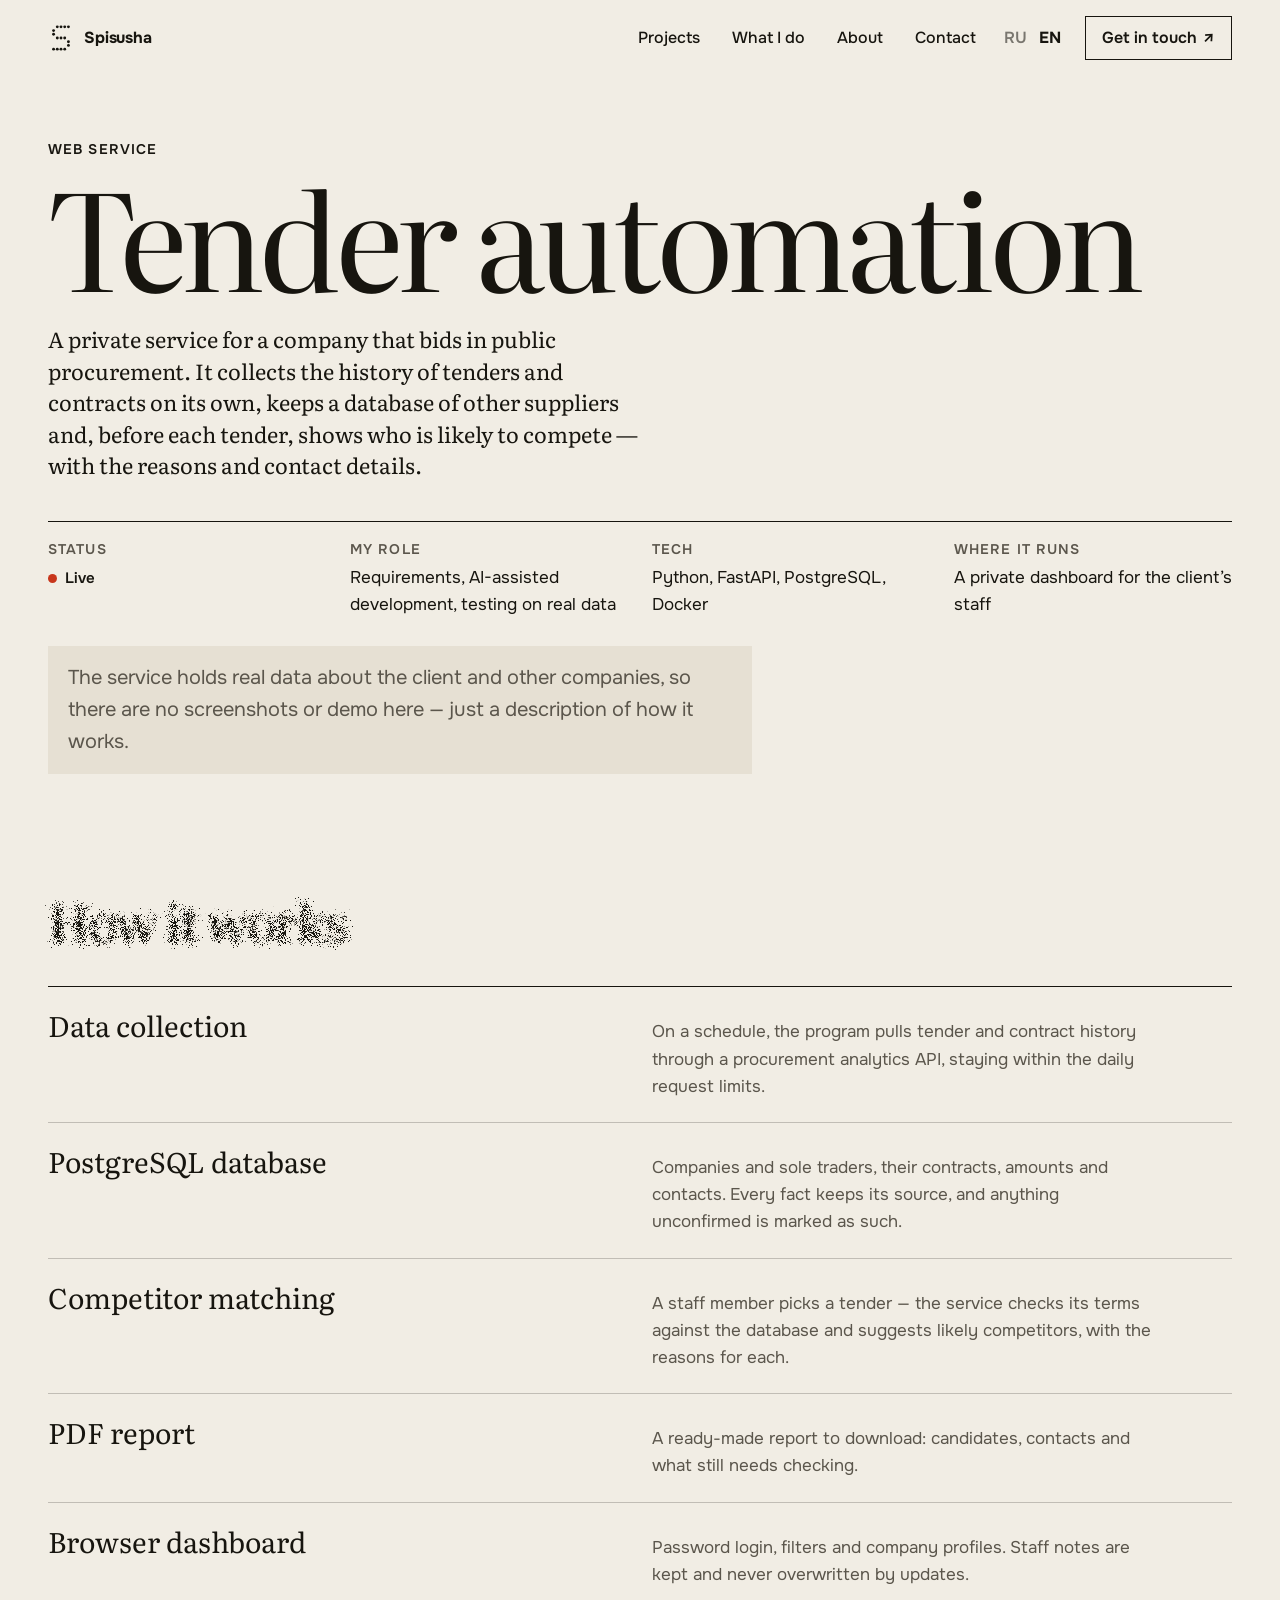
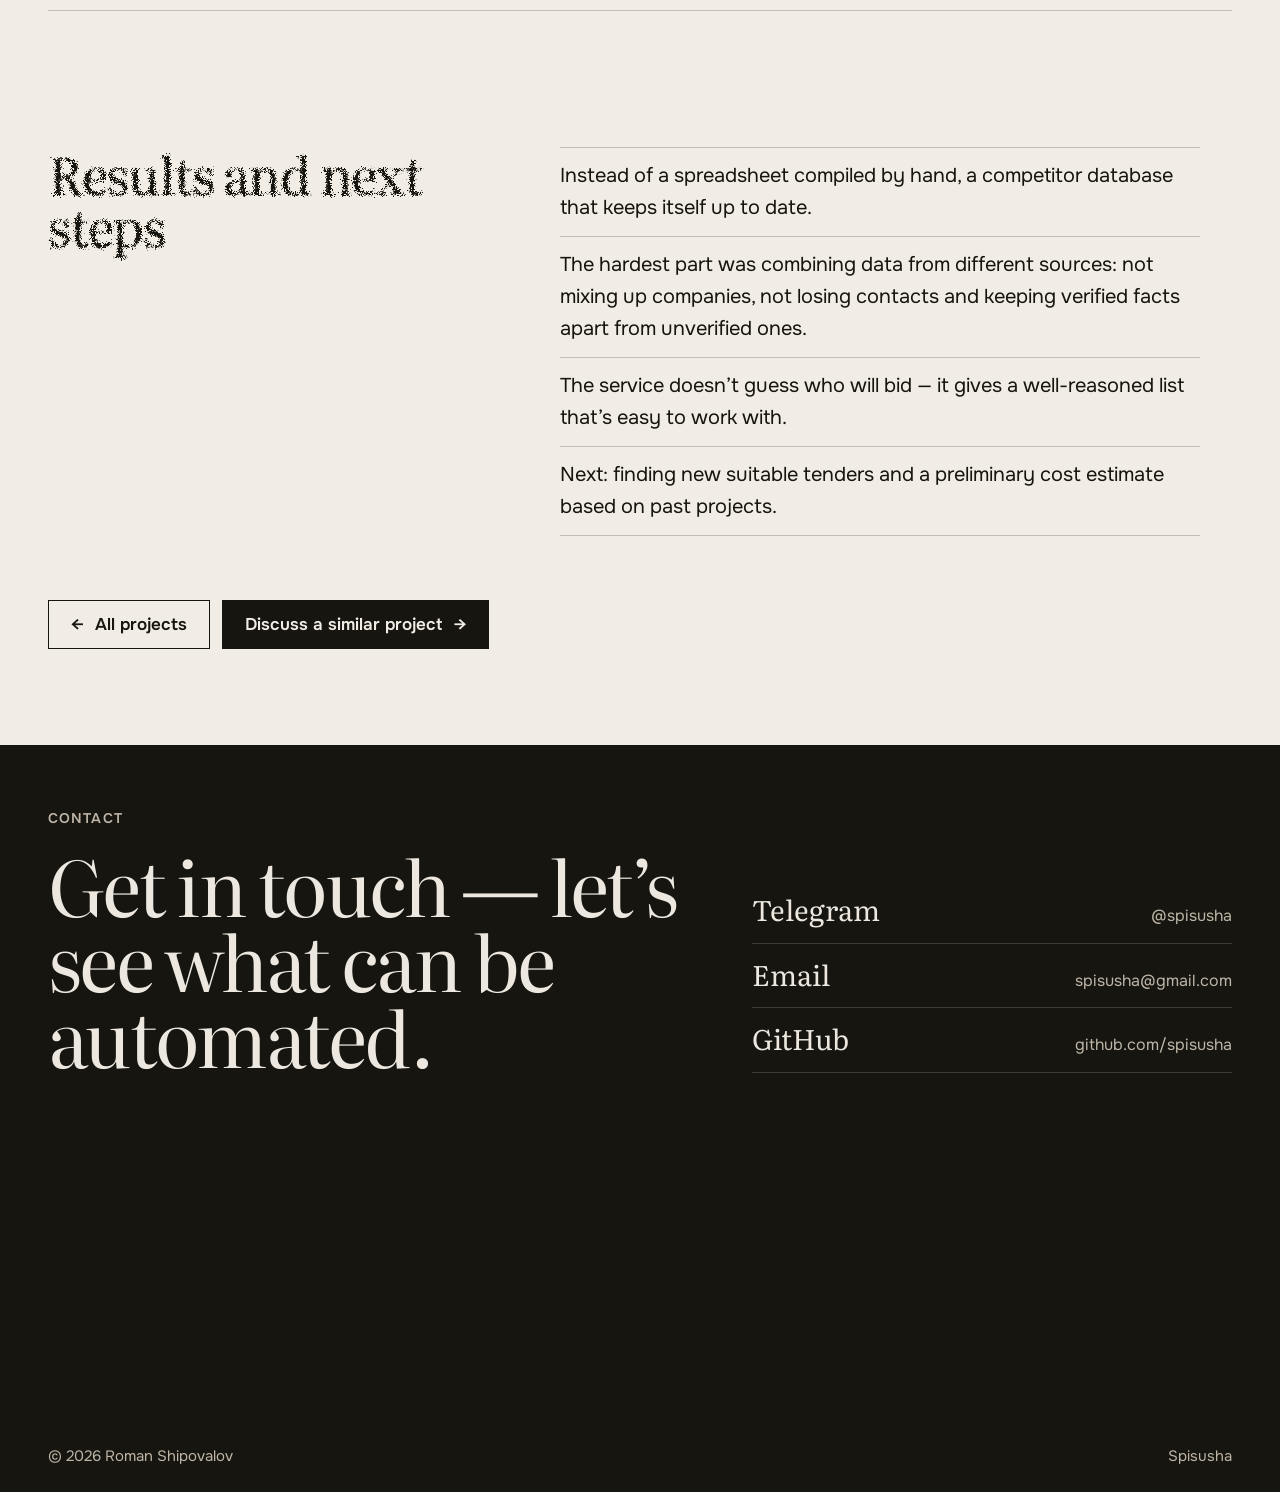
<file: en/projects/tenders/index.html>
<!DOCTYPE html><html lang="en"><head><meta charset="utf-8"><meta name="viewport" content="width=device-width, initial-scale=1"><!-- Язык при первом заходе (DECISIONS 26, 89): по языкам браузера, не по IP (в РФ многие сидят через VPN).
       Если среди языков браузера нет русского (и близких: uk, be, kk) — с русской страницы переходим на английскую.
       Ручной выбор RU/EN запоминается и дальше не переопределяется. Поисковых роботов не перенаправляем,
       а с английской версии на русскую — никогда (чтобы английские ссылки работали у всех). --><script>
    (function () {
      try {
        var p = location.pathname, isEn = /^\/en(\/|$)/.test(p), saved = localStorage.getItem('lang');
        if (isEn || saved === 'ru' || /bot|crawl|spider|slurp|yandex|google|bing|lighthouse|headless/i.test(navigator.userAgent)) return;
        var langs = (navigator.languages && navigator.languages.length ? navigator.languages : [navigator.language || '']).join(',');
        if (saved === 'en' || !/(^|,)\s*(ru|uk|be|kk)\b/i.test(langs)) location.replace('/en' + p + location.search + location.hash);
      } catch (e) {}
    })();
  </script><title>Tender automation — finding competitors in public procurement · Spisusha</title><meta name="description" content="Case study: a private web service for a company that bids in public procurement. The competitor database keeps itself up to date, and before each tender the service shows who is likely to compete."><link rel="canonical" href="https://spisusha.com/en/projects/tenders/"><link rel="alternate" hreflang="ru" href="https://spisusha.com/projects/tenders/"><link rel="alternate" hreflang="en" href="https://spisusha.com/en/projects/tenders/"><link rel="alternate" hreflang="x-default" href="https://spisusha.com/projects/tenders/"><meta property="og:type" content="website"><meta property="og:locale" content="en_US"><meta property="og:locale:alternate" content="ru_RU"><meta property="og:site_name" content="Spisusha"><meta property="og:title" content="Tender automation — finding competitors in public procurement · Spisusha"><meta property="og:description" content="Case study: a private web service for a company that bids in public procurement. The competitor database keeps itself up to date, and before each tender the service shows who is likely to compete."><meta property="og:url" content="https://spisusha.com/en/projects/tenders/"><!-- картинка превью ссылки в Telegram, WhatsApp, соцсетях — обложка сайта на своём языке (tools/qa/make-previews.mjs) --><meta property="og:image" content="https://spisusha.com/img/og-en.jpg"><meta property="og:image:width" content="1200"><meta property="og:image:height" content="630"><meta property="og:image:alt" content="Spisusha — Roman Shipovalov: I build digital tools with AI"><meta name="twitter:card" content="summary_large_image"><script type="application/ld+json">{"@context":"https://schema.org","@graph":[{"@type":"WebSite","@id":"https://spisusha.com/#website","url":"https://spisusha.com/","name":"Spisusha","alternateName":"spisusha.com","inLanguage":["ru","en"],"publisher":{"@id":"https://spisusha.com/#person"}},{"@type":"Person","@id":"https://spisusha.com/#person","url":"https://spisusha.com/","name":"Roman Shipovalov","alternateName":["Spisusha","Роман Шиповалов"],"knowsAbout":"business process automation","sameAs":["https://t.me/spisusha","https://github.com/spisusha"]}]}</script><meta name="theme-color" content="#F1EDE4"><link rel="icon" href="/favicon.svg" type="image/svg+xml"><link rel="apple-touch-icon" href="/apple-touch-icon.png"><link rel="sitemap" type="application/xml" href="/sitemap.xml"><meta name="generator" content="Astro v7.4.1"><link rel="stylesheet" href="/_astro/Base.ia-x1stv.css"><style>.case-head[data-astro-cid-i5jpu53u]{gap:28px;padding-top:132px;display:grid}.case-head[data-astro-cid-i5jpu53u]>[data-astro-cid-i5jpu53u]{min-width:0}.case-head[data-astro-cid-i5jpu53u] h1[data-astro-cid-i5jpu53u]{font:400 clamp(38px, 10.5vw, 150px)/.9 var(--serif);letter-spacing:-.045em;margin:10px 0 0}.case-head[data-astro-cid-i5jpu53u] .lede[data-astro-cid-i5jpu53u]{font:400 var(--fs-lede)/var(--lh-lede) var(--serif);max-width:38rem;margin:0}.meta[data-astro-cid-i5jpu53u]{border-top:1.5px solid var(--ink);grid-template-columns:1fr 1fr;gap:20px 24px;margin:12px 0 0;padding-top:18px;display:grid}.meta[data-astro-cid-i5jpu53u] dt[data-astro-cid-i5jpu53u]{font:600 14px/1.3 var(--sans);letter-spacing:.08em;text-transform:uppercase;color:var(--graphite);margin-bottom:6px}.meta[data-astro-cid-i5jpu53u] dd[data-astro-cid-i5jpu53u]{margin:0;font-size:17px}@media (width<=599px){.meta[data-astro-cid-i5jpu53u]{grid-template-columns:1fr;gap:0;padding-top:0}.meta[data-astro-cid-i5jpu53u]>div[data-astro-cid-i5jpu53u]{border-bottom:1px solid var(--rule);grid-template-columns:8.5rem 1fr;gap:12px;padding:14px 0;display:grid}.meta[data-astro-cid-i5jpu53u] dt[data-astro-cid-i5jpu53u]{margin:0;padding-top:3px}}.note[data-astro-cid-i5jpu53u]{background:var(--paper-deep);color:var(--graphite);max-width:44rem;margin:0;padding:16px 20px}@media (width>=960px){.case-head[data-astro-cid-i5jpu53u]{grid-template-columns:7fr 5fr;align-items:end;column-gap:64px}.case-head[data-astro-cid-i5jpu53u]>div[data-astro-cid-i5jpu53u],.meta[data-astro-cid-i5jpu53u],.note[data-astro-cid-i5jpu53u]{grid-column:1/-1}.meta[data-astro-cid-i5jpu53u]{grid-template-columns:repeat(4,1fr)}}.how[data-astro-cid-i5jpu53u]{padding-block:120px 40px}.how[data-astro-cid-i5jpu53u] h2[data-astro-cid-i5jpu53u],.next[data-astro-cid-i5jpu53u] h2[data-astro-cid-i5jpu53u]{font:400 clamp(34px, 4vw, 60px)/1.02 var(--serif);letter-spacing:-.025em;max-width:18ch;margin:0 0 40px}.flow[data-astro-cid-i5jpu53u]{border-top:1.5px solid var(--ink);margin:0;padding:0;list-style:none}.flow[data-astro-cid-i5jpu53u] li[data-astro-cid-i5jpu53u]{border-bottom:1px solid var(--rule);gap:4px;padding:22px 0;display:grid}.flow[data-astro-cid-i5jpu53u] b[data-astro-cid-i5jpu53u]{font:400 clamp(24px, 2.2vw, 32px)/1.15 var(--serif)}.flow[data-astro-cid-i5jpu53u] span[data-astro-cid-i5jpu53u]{color:var(--graphite);max-width:46ch;font-size:17px}@media (width>=960px){.flow[data-astro-cid-i5jpu53u] li[data-astro-cid-i5jpu53u]{grid-template-columns:1fr 1fr;align-items:baseline;column-gap:24px}}.next[data-astro-cid-i5jpu53u]{gap:32px;padding-block:96px 64px;display:grid}.next[data-astro-cid-i5jpu53u] ul[data-astro-cid-i5jpu53u]{border-top:1px solid var(--rule);max-width:40rem;margin:0;padding:0;list-style:none;display:grid}.next[data-astro-cid-i5jpu53u] li[data-astro-cid-i5jpu53u]{border-bottom:1px solid var(--rule);padding:12px 0}@media (width>=960px){.next[data-astro-cid-i5jpu53u]{grid-template-columns:5fr 7fr}}.back[data-astro-cid-i5jpu53u]{padding-bottom:var(--s-9);flex-wrap:wrap;gap:12px;display:flex}
</style></head><body><a class="skip" href="#main">Skip to content</a><header class="nav" data-nav-root data-astro-cid-wpvy4v7s><a class="nav__brand" href="/en/" aria-label="Spisusha — home" data-astro-cid-wpvy4v7s><svg viewBox="0 0 22 28" fill="currentColor" aria-hidden="true"><circle cx="7" cy="2" r="1.55"/><circle cx="11" cy="2" r="1.55"/><circle cx="15" cy="2" r="1.55"/><circle cx="19" cy="2" r="1.55"/><circle cx="3" cy="6" r="1.55"/><circle cx="3" cy="10" r="1.55"/><circle cx="7" cy="14" r="1.55"/><circle cx="11" cy="14" r="1.55"/><circle cx="15" cy="14" r="1.55"/><circle cx="19" cy="18" r="1.55"/><circle cx="19" cy="22" r="1.55"/><circle cx="3" cy="26" r="1.55"/><circle cx="7" cy="26" r="1.55"/><circle cx="11" cy="26" r="1.55"/><circle cx="15" cy="26" r="1.55"/></svg><span class="nav__word" aria-hidden="true" data-astro-cid-wpvy4v7s><i style="--i:0" data-astro-cid-wpvy4v7s>S</i><i style="--i:1" data-astro-cid-wpvy4v7s>p</i><i style="--i:2" data-astro-cid-wpvy4v7s>i</i><i style="--i:3" data-astro-cid-wpvy4v7s>s</i><i style="--i:4" data-astro-cid-wpvy4v7s>u</i><i style="--i:5" data-astro-cid-wpvy4v7s>s</i><i style="--i:6" data-astro-cid-wpvy4v7s>h</i><i style="--i:7" data-astro-cid-wpvy4v7s>a</i></span></a><nav class="nav__links" aria-label="Main navigation" data-astro-cid-wpvy4v7s><a href="/en/#projects" data-astro-cid-wpvy4v7s>Projects</a><a href="/en/#services" data-astro-cid-wpvy4v7s>What I do</a><a href="/en/about/" data-astro-cid-wpvy4v7s>About</a><a href="/en/#contacts" data-astro-cid-wpvy4v7s>Contact</a></nav><div class="nav__lang" aria-label="Site language" data-astro-cid-wpvy4v7s><a href="/projects/tenders/" data-lang="ru" hreflang="ru" data-astro-cid-wpvy4v7s>RU</a><b aria-current="true" data-astro-cid-wpvy4v7s>EN</b></div><a class="nav__cta" href="https://t.me/spisusha" target="_blank" rel="noopener" data-astro-cid-wpvy4v7s>Get in touch <span aria-hidden="true" data-astro-cid-wpvy4v7s>↗</span></a><button class="nav__menu" type="button" aria-expanded="false" aria-controls="sheet" data-menu data-astro-cid-wpvy4v7s>Menu</button></header><div class="sheet" id="sheet" role="dialog" aria-modal="true" aria-label="Menu" inert data-astro-cid-wpvy4v7s><button class="sheet__close" type="button" data-menu data-astro-cid-wpvy4v7s>Close</button><div data-astro-cid-wpvy4v7s><nav class="sheet__nav" aria-label="Menu" data-astro-cid-wpvy4v7s><a href="/en/#projects" data-astro-cid-wpvy4v7s>Projects</a><a href="/en/#services" data-astro-cid-wpvy4v7s>What I do</a><a href="/en/about/" data-astro-cid-wpvy4v7s>About</a><a href="/en/#contacts" data-astro-cid-wpvy4v7s>Contact</a></nav><div class="sheet__contacts" data-astro-cid-wpvy4v7s><span data-astro-cid-wpvy4v7s>Contact</span><a href="https://t.me/spisusha" target="_blank" rel="noopener" data-astro-cid-wpvy4v7s>Telegram — @spisusha</a><a href="mailto:spisusha@gmail.com" data-astro-cid-wpvy4v7s>Email — spisusha@gmail.com</a><a href="https://github.com/spisusha" target="_blank" rel="noopener" data-astro-cid-wpvy4v7s>GitHub — github.com/spisusha</a></div></div><div class="sheet__foot" data-astro-cid-wpvy4v7s><span class="sheet__lang" aria-label="Site language" data-astro-cid-wpvy4v7s><a href="/projects/tenders/" data-lang="ru" hreflang="ru" data-astro-cid-wpvy4v7s>RU</a><b aria-current="true" data-astro-cid-wpvy4v7s>EN</b></span><span data-astro-cid-wpvy4v7s>Spisusha</span></div></div><script type="module">var e=document.querySelector(`[data-nav-root]`),t=document.getElementById(`sheet`),n=document.querySelectorAll(`[data-menu]`),r=e.querySelector(`.nav__menu`),i=e=>{t.classList.toggle(`is-open`,e),t.inert=!e,document.documentElement.style.overflow=e?`hidden`:``,n.forEach(t=>t.setAttribute(`aria-expanded`,String(e))),e?t.querySelector(`.sheet__close`)?.focus():r.focus({preventScroll:!0})};n.forEach(e=>e.addEventListener(`click`,()=>i(!t.classList.contains(`is-open`)))),t.querySelectorAll(`a`).forEach(e=>e.addEventListener(`click`,()=>i(!1))),addEventListener(`keydown`,e=>{e.key===`Escape`&&t.classList.contains(`is-open`)&&i(!1)}),document.querySelectorAll(`[data-lang]`).forEach(e=>e.addEventListener(`click`,()=>{try{localStorage.setItem(`lang`,e.dataset.lang)}catch{}}));var a=!1,o=()=>{a=!1;let t=e.offsetHeight/2,n=e=>{let n=e.getBoundingClientRect();return n.top<t+12&&n.bottom>t-12};e.classList.toggle(`is-scrolled`,scrollY>24),e.classList.toggle(`is-folded`,[...document.querySelectorAll(`[data-dodge]`)].some(n)),e.classList.toggle(`is-ink`,[...document.querySelectorAll(`[data-nav="ink"]`)].some(n))};addEventListener(`scroll`,()=>{a||(a=!0,requestAnimationFrame(o))},{passive:!0}),addEventListener(`resize`,o),o();</script><main id="main"><header class="wrap case-head" data-astro-cid-i5jpu53u><div data-astro-cid-i5jpu53u><span class="kicker" data-astro-cid-i5jpu53u>Web service</span><h1 data-dodge data-astro-cid-i5jpu53u>Tender automation</h1></div><p class="lede" data-astro-cid-i5jpu53u>A private service for a company that bids in public procurement. It collects the history of tenders and contracts on its own, keeps a database of other suppliers and, before each tender, shows who is likely to compete — with the reasons and contact details.</p><dl class="meta" data-astro-cid-i5jpu53u><div data-astro-cid-i5jpu53u><dt data-astro-cid-i5jpu53u>Status</dt><dd data-astro-cid-i5jpu53u><span class="status" data-astro-cid-i5jpu53u>Live</span></dd></div><div data-astro-cid-i5jpu53u><dt data-astro-cid-i5jpu53u>My role</dt><dd data-astro-cid-i5jpu53u>Requirements, AI-assisted development, testing on real data</dd></div><div data-astro-cid-i5jpu53u><dt data-astro-cid-i5jpu53u>Tech</dt><dd data-astro-cid-i5jpu53u>Python, FastAPI, PostgreSQL, Docker</dd></div><div data-astro-cid-i5jpu53u><dt data-astro-cid-i5jpu53u>Where it runs</dt><dd data-astro-cid-i5jpu53u>A private dashboard for the client’s staff</dd></div></dl><p class="note" data-astro-cid-i5jpu53u>The service holds real data about the client and other companies, so there are no screenshots or demo here — just a description of how it works.</p></header><section class="wrap how" aria-labelledby="how" data-astro-cid-i5jpu53u><h2 id="how" data-ink data-astro-cid-i5jpu53u>How it works</h2><ul class="flow" data-astro-cid-i5jpu53u><li data-astro-cid-i5jpu53u><b data-astro-cid-i5jpu53u>Data collection</b><span data-astro-cid-i5jpu53u>On a schedule, the program pulls tender and contract history through a procurement analytics API, staying within the daily request limits.</span></li><li data-astro-cid-i5jpu53u><b data-astro-cid-i5jpu53u>PostgreSQL database</b><span data-astro-cid-i5jpu53u>Companies and sole traders, their contracts, amounts and contacts. Every fact keeps its source, and anything unconfirmed is marked as such.</span></li><li data-astro-cid-i5jpu53u><b data-astro-cid-i5jpu53u>Competitor matching</b><span data-astro-cid-i5jpu53u>A staff member picks a tender — the service checks its terms against the database and suggests likely competitors, with the reasons for each.</span></li><li data-astro-cid-i5jpu53u><b data-astro-cid-i5jpu53u>PDF report</b><span data-astro-cid-i5jpu53u>A ready-made report to download: candidates, contacts and what still needs checking.</span></li><li data-astro-cid-i5jpu53u><b data-astro-cid-i5jpu53u>Browser dashboard</b><span data-astro-cid-i5jpu53u>Password login, filters and company profiles. Staff notes are kept and never overwritten by updates.</span></li></ul></section><section class="wrap next" aria-labelledby="next" data-astro-cid-i5jpu53u><h2 id="next" data-ink data-astro-cid-i5jpu53u>Results and next steps</h2><ul data-astro-cid-i5jpu53u><li data-astro-cid-i5jpu53u>Instead of a spreadsheet compiled by hand, a competitor database that keeps itself up to date.</li><li data-astro-cid-i5jpu53u>The hardest part was combining data from different sources: not mixing up companies, not losing contacts and keeping verified facts apart from unverified ones.</li><li data-astro-cid-i5jpu53u>The service doesn’t guess who will bid — it gives a well-reasoned list that’s easy to work with.</li><li data-astro-cid-i5jpu53u>Next: finding new suitable tenders and a preliminary cost estimate based on past projects.</li></ul></section><nav class="wrap back" aria-label="Other sections" data-astro-cid-i5jpu53u><a class="btn" href="/en/#projects" data-astro-cid-i5jpu53u><span class="arr" aria-hidden="true" data-astro-cid-i5jpu53u>←</span> All projects</a><a class="btn btn--solid" href="/en/#contacts" data-astro-cid-i5jpu53u>Discuss a similar project <span class="arr" aria-hidden="true" data-astro-cid-i5jpu53u>→</span></a></nav></main><footer class="foot" id="contacts" data-nav="ink" aria-labelledby="contacts-h" data-astro-cid-jo6i4kqk><div class="wrap" data-astro-cid-jo6i4kqk><h2 class="kicker" id="contacts-h" data-astro-cid-jo6i4kqk>Contact</h2><div class="foot__grid" data-astro-cid-jo6i4kqk><p class="foot__cta" data-ink data-astro-cid-jo6i4kqk>Get in touch — let’s see what can be automated.</p><ul class="foot__links" data-astro-cid-jo6i4kqk><li data-astro-cid-jo6i4kqk><a href="https://t.me/spisusha" target="_blank" rel="noopener" data-astro-cid-jo6i4kqk>Telegram <span data-astro-cid-jo6i4kqk>@spisusha</span></a></li><li data-astro-cid-jo6i4kqk><a href="mailto:spisusha@gmail.com" data-astro-cid-jo6i4kqk>Email <span data-astro-cid-jo6i4kqk>spisusha@gmail.com</span></a></li><li data-astro-cid-jo6i4kqk><a href="https://github.com/spisusha" target="_blank" rel="noopener" data-astro-cid-jo6i4kqk>GitHub <span data-astro-cid-jo6i4kqk>github.com/spisusha</span></a></li></ul></div><div class="foot__word" data-astro-cid-jo6i4kqk><canvas id="footword" aria-hidden="true" data-astro-cid-jo6i4kqk></canvas></div><!-- без подсказки «нажмите на слово» (DECISIONS 58): курсор-рука и реакция на мышь подскажут сами --><div class="foot__bar" data-astro-cid-jo6i4kqk><span data-astro-cid-jo6i4kqk>© 2026 Roman Shipovalov</span><span data-astro-cid-jo6i4kqk>Spisusha</span></div></div></footer><script type="module" src="/_astro/Footer.astro_astro_type_script_index_0_lang.BC5z6a9N.js"></script><script type="module" src="/_astro/Base.astro_astro_type_script_index_0_lang.C7ZgEbsv.js"></script></body></html>
</file>
<file: _astro/Base.ia-x1stv.css>
@font-face{font-family:Literata Variable;font-style:normal;font-display:swap;font-weight:200 900;src:url(/_astro/literata-cyrillic-ext-opsz-normal.C5tfwALZ.woff2)format("woff2-variations");unicode-range:U+460-52F,U+1C80-1C8A,U+20B4,U+2DE0-2DFF,U+A640-A69F,U+FE2E-FE2F}@font-face{font-family:Literata Variable;font-style:normal;font-display:swap;font-weight:200 900;src:url(/_astro/literata-cyrillic-opsz-normal.DgmypKXX.woff2)format("woff2-variations");unicode-range:U+301,U+400-45F,U+490-491,U+4B0-4B1,U+2116}@font-face{font-family:Literata Variable;font-style:normal;font-display:swap;font-weight:200 900;src:url(/_astro/literata-greek-ext-opsz-normal.DGm64vGR.woff2)format("woff2-variations");unicode-range:U+1F??}@font-face{font-family:Literata Variable;font-style:normal;font-display:swap;font-weight:200 900;src:url(/_astro/literata-greek-opsz-normal.DFglUmAd.woff2)format("woff2-variations");unicode-range:U+370-377,U+37A-37F,U+384-38A,U+38C,U+38E-3A1,U+3A3-3FF}@font-face{font-family:Literata Variable;font-style:normal;font-display:swap;font-weight:200 900;src:url(/_astro/literata-vietnamese-opsz-normal.Gqw5JQlq.woff2)format("woff2-variations");unicode-range:U+102-103,U+110-111,U+128-129,U+168-169,U+1A0-1A1,U+1AF-1B0,U+300-301,U+303-304,U+308-309,U+323,U+329,U+1EA0-1EF9,U+20AB}@font-face{font-family:Literata Variable;font-style:normal;font-display:swap;font-weight:200 900;src:url(/_astro/literata-latin-ext-opsz-normal.STiTPs0F.woff2)format("woff2-variations");unicode-range:U+100-2BA,U+2BD-2C5,U+2C7-2CC,U+2CE-2D7,U+2DD-2FF,U+304,U+308,U+329,U+1D00-1DBF,U+1E00-1E9F,U+1EF2-1EFF,U+2020,U+20A0-20AB,U+20AD-20C0,U+2113,U+2C60-2C7F,U+A720-A7FF}@font-face{font-family:Literata Variable;font-style:normal;font-display:swap;font-weight:200 900;src:url(/_astro/literata-latin-opsz-normal.BHZsWIlc.woff2)format("woff2-variations");unicode-range:U+??,U+131,U+152-153,U+2BB-2BC,U+2C6,U+2DA,U+2DC,U+304,U+308,U+329,U+2000-206F,U+20AC,U+2122,U+2191,U+2193,U+2212,U+2215,U+FEFF,U+FFFD}@font-face{font-family:Literata Variable;font-style:italic;font-display:swap;font-weight:200 900;src:url(/_astro/literata-cyrillic-ext-opsz-italic.5yUt4G_9.woff2)format("woff2-variations");unicode-range:U+460-52F,U+1C80-1C8A,U+20B4,U+2DE0-2DFF,U+A640-A69F,U+FE2E-FE2F}@font-face{font-family:Literata Variable;font-style:italic;font-display:swap;font-weight:200 900;src:url(/_astro/literata-cyrillic-opsz-italic.Bj0ndbyp.woff2)format("woff2-variations");unicode-range:U+301,U+400-45F,U+490-491,U+4B0-4B1,U+2116}@font-face{font-family:Literata Variable;font-style:italic;font-display:swap;font-weight:200 900;src:url(/_astro/literata-greek-ext-opsz-italic.DFpO5j-Z.woff2)format("woff2-variations");unicode-range:U+1F??}@font-face{font-family:Literata Variable;font-style:italic;font-display:swap;font-weight:200 900;src:url(/_astro/literata-greek-opsz-italic.CHERNRFq.woff2)format("woff2-variations");unicode-range:U+370-377,U+37A-37F,U+384-38A,U+38C,U+38E-3A1,U+3A3-3FF}@font-face{font-family:Literata Variable;font-style:italic;font-display:swap;font-weight:200 900;src:url(/_astro/literata-vietnamese-opsz-italic.BdcrZMcO.woff2)format("woff2-variations");unicode-range:U+102-103,U+110-111,U+128-129,U+168-169,U+1A0-1A1,U+1AF-1B0,U+300-301,U+303-304,U+308-309,U+323,U+329,U+1EA0-1EF9,U+20AB}@font-face{font-family:Literata Variable;font-style:italic;font-display:swap;font-weight:200 900;src:url(/_astro/literata-latin-ext-opsz-italic.4y8iAqqs.woff2)format("woff2-variations");unicode-range:U+100-2BA,U+2BD-2C5,U+2C7-2CC,U+2CE-2D7,U+2DD-2FF,U+304,U+308,U+329,U+1D00-1DBF,U+1E00-1E9F,U+1EF2-1EFF,U+2020,U+20A0-20AB,U+20AD-20C0,U+2113,U+2C60-2C7F,U+A720-A7FF}@font-face{font-family:Literata Variable;font-style:italic;font-display:swap;font-weight:200 900;src:url(/_astro/literata-latin-opsz-italic.CJ93D38p.woff2)format("woff2-variations");unicode-range:U+??,U+131,U+152-153,U+2BB-2BC,U+2C6,U+2DA,U+2DC,U+304,U+308,U+329,U+2000-206F,U+20AC,U+2122,U+2191,U+2193,U+2212,U+2215,U+FEFF,U+FFFD}@font-face{font-family:Onest Variable;font-style:normal;font-display:swap;font-weight:100 900;src:url(/_astro/onest-cyrillic-ext-wght-normal.DOFToQv1.woff2)format("woff2-variations");unicode-range:U+460-52F,U+1C80-1C8A,U+20B4,U+2DE0-2DFF,U+A640-A69F,U+FE2E-FE2F}@font-face{font-family:Onest Variable;font-style:normal;font-display:swap;font-weight:100 900;src:url(/_astro/onest-cyrillic-wght-normal.DayYxulF.woff2)format("woff2-variations");unicode-range:U+301,U+400-45F,U+490-491,U+4B0-4B1,U+2116}@font-face{font-family:Onest Variable;font-style:normal;font-display:swap;font-weight:100 900;src:url(/_astro/onest-math-wght-normal.Bl4ZGkZl.woff2)format("woff2-variations");unicode-range:U+302-303,U+305,U+307-308,U+310,U+312,U+315,U+31A,U+326-327,U+32C,U+32F-330,U+332-333,U+338,U+33A,U+346,U+34D,U+391-3A1,U+3A3-3A9,U+3B1-3C9,U+3D1,U+3D5-3D6,U+3F0-3F1,U+3F4-3F5,U+2016-2017,U+2034-2038,U+203C,U+2040,U+2043,U+2047,U+2050,U+2057,U+205F,U+2070-2071,U+2074-208E,U+2090-209C,U+20D0-20DC,U+20E1,U+20E5-20EF,U+2100-2112,U+2114-2115,U+2117-2121,U+2123-214F,U+2190,U+2192,U+2194-21AE,U+21B0-21E5,U+21F1-21F2,U+21F4-2211,U+2213-2214,U+2216-22FF,U+2308-230B,U+2310,U+2319,U+231C-2321,U+2336-237A,U+237C,U+2395,U+239B-23B7,U+23D0,U+23DC-23E1,U+2474-2475,U+25AF,U+25B3,U+25B7,U+25BD,U+25C1,U+25CA,U+25CC,U+25FB,U+266D-266F,U+27C0-27FF,U+2900-2AFF,U+2B0E-2B11,U+2B30-2B4C,U+2BFE,U+3030,U+FF5B,U+FF5D,U+1D400-1D7FF,U+1EE??}@font-face{font-family:Onest Variable;font-style:normal;font-display:swap;font-weight:100 900;src:url(/_astro/onest-symbols-wght-normal.DxQzqQfC.woff2)format("woff2-variations");unicode-range:U+1-C,U+E-1F,U+7F-9F,U+20DD-20E0,U+20E2-20E4,U+2150-218F,U+2190,U+2192,U+2194-2199,U+21AF,U+21E6-21F0,U+21F3,U+2218-2219,U+2299,U+22C4-22C6,U+2300-243F,U+2440-244A,U+2460-24FF,U+25A0-27BF,U+28??,U+2921-2922,U+2981,U+29BF,U+29EB,U+2B??,U+4DC0-4DFF,U+FFF9-FFFB,U+10140-1018E,U+10190-1019C,U+101A0,U+101D0-101FD,U+102E0-102FB,U+10E60-10E7E,U+1D2C0-1D2D3,U+1D2E0-1D37F,U+1F0??,U+1F100-1F1AD,U+1F1E6-1F1FF,U+1F30D-1F30F,U+1F315,U+1F31C,U+1F31E,U+1F320-1F32C,U+1F336,U+1F378,U+1F37D,U+1F382,U+1F393-1F39F,U+1F3A7-1F3A8,U+1F3AC-1F3AF,U+1F3C2,U+1F3C4-1F3C6,U+1F3CA-1F3CE,U+1F3D4-1F3E0,U+1F3ED,U+1F3F1-1F3F3,U+1F3F5-1F3F7,U+1F408,U+1F415,U+1F41F,U+1F426,U+1F43F,U+1F441-1F442,U+1F444,U+1F446-1F449,U+1F44C-1F44E,U+1F453,U+1F46A,U+1F47D,U+1F4A3,U+1F4B0,U+1F4B3,U+1F4B9,U+1F4BB,U+1F4BF,U+1F4C8-1F4CB,U+1F4D6,U+1F4DA,U+1F4DF,U+1F4E3-1F4E6,U+1F4EA-1F4ED,U+1F4F7,U+1F4F9-1F4FB,U+1F4FD-1F4FE,U+1F503,U+1F507-1F50B,U+1F50D,U+1F512-1F513,U+1F53E-1F54A,U+1F54F-1F5FA,U+1F610,U+1F650-1F67F,U+1F687,U+1F68D,U+1F691,U+1F694,U+1F698,U+1F6AD,U+1F6B2,U+1F6B9-1F6BA,U+1F6BC,U+1F6C6-1F6CF,U+1F6D3-1F6D7,U+1F6E0-1F6EA,U+1F6F0-1F6F3,U+1F6F7-1F6FC,U+1F7??,U+1F800-1F80B,U+1F810-1F847,U+1F850-1F859,U+1F860-1F887,U+1F890-1F8AD,U+1F8B0-1F8BB,U+1F8C0-1F8C1,U+1F900-1F90B,U+1F93B,U+1F946,U+1F984,U+1F996,U+1F9E9,U+1FA00-1FA6F,U+1FA70-1FA7C,U+1FA80-1FA89,U+1FA8F-1FAC6,U+1FACE-1FADC,U+1FADF-1FAE9,U+1FAF0-1FAF8,U+1FB??}@font-face{font-family:Onest Variable;font-style:normal;font-display:swap;font-weight:100 900;src:url(/_astro/onest-vietnamese-wght-normal.BBxOatbv.woff2)format("woff2-variations");unicode-range:U+102-103,U+110-111,U+128-129,U+168-169,U+1A0-1A1,U+1AF-1B0,U+300-301,U+303-304,U+308-309,U+323,U+329,U+1EA0-1EF9,U+20AB}@font-face{font-family:Onest Variable;font-style:normal;font-display:swap;font-weight:100 900;src:url(/_astro/onest-latin-ext-wght-normal.QAhDxQuo.woff2)format("woff2-variations");unicode-range:U+100-2BA,U+2BD-2C5,U+2C7-2CC,U+2CE-2D7,U+2DD-2FF,U+304,U+308,U+329,U+1D00-1DBF,U+1E00-1E9F,U+1EF2-1EFF,U+2020,U+20A0-20AB,U+20AD-20C0,U+2113,U+2C60-2C7F,U+A720-A7FF}@font-face{font-family:Onest Variable;font-style:normal;font-display:swap;font-weight:100 900;src:url(/_astro/onest-latin-wght-normal.Dun_Rd-l.woff2)format("woff2-variations");unicode-range:U+??,U+131,U+152-153,U+2BB-2BC,U+2C6,U+2DA,U+2DC,U+304,U+308,U+329,U+2000-206F,U+20AC,U+2122,U+2191,U+2193,U+2212,U+2215,U+FEFF,U+FFFD}:root{--paper:#f1ede4;--paper-deep:#e6e0d3;--ink:#17150f;--graphite:#5b564c;--cinnabar:#c8361b;--cinnabar-text:#b83118;--bone:#ece8df;--ash:#bdb6a8;--rule:#17150f38;--rule-dark:#ece8df2e;--serif:"Literata Variable", Georgia, "Times New Roman", serif;--sans:"Onest Variable", system-ui, -apple-system, "Segoe UI", sans-serif;--device:-apple-system, "SF Pro Text", "Segoe UI", system-ui, sans-serif;--fs-h1:clamp(34px, 3.4vw, 54px);--fs-section:clamp(44px, 6vw, 96px);--fs-ink:clamp(48px, 14.5vw, 210px);--fs-h3:clamp(36px, 4.2vw, 64px);--fs-h4:clamp(24px, 2.2vw, 32px);--fs-lede:clamp(20px, 1.7vw, 27px);--fs-body:clamp(17px, .35vw + 15.6px, 20px);--fs-small:17px;--fs-caption:clamp(17px, 1.4vw, 21px);--fs-kicker:14px;--lh-tight:.95;--lh-heading:1.04;--lh-lede:1.45;--lh-body:1.6;--measure:34rem;--s-1:4px;--s-2:8px;--s-3:12px;--s-4:16px;--s-5:24px;--s-6:32px;--s-7:48px;--s-8:64px;--s-9:96px;--s-10:120px;--gutter:clamp(16px, 4vw, 48px);--max:1440px;--nav-h:76px;--tap:44px;--ease-out:cubic-bezier(.2, .7, .2, 1);--ease-in-out:cubic-bezier(.7, 0, .2, 1);--t-fast:.2s;--t-base:.35s;--t-slow:.55s;--t-reveal:.8s}@media (prefers-reduced-motion:reduce){:root{--t-fast:0s;--t-base:0s;--t-slow:0s;--t-reveal:0s}}*,:before,:after{box-sizing:border-box}html{-webkit-text-size-adjust:100%;scroll-padding-top:var(--nav-h)}body{background:var(--paper);color:var(--ink);font:400 var(--fs-body)/var(--lh-body) var(--sans);-webkit-font-smoothing:antialiased;text-rendering:optimizelegibility;margin:0;overflow-x:clip}img,svg,canvas,iframe{max-width:100%;display:block}a{color:inherit}:focus-visible{outline:2px solid var(--cinnabar);outline-offset:4px}.vh{clip:rect(0 0 0 0);white-space:nowrap;width:1px;height:1px;position:absolute;overflow:hidden}.skip{z-index:100;background:var(--ink);color:var(--paper);padding:12px 16px;font-weight:600;position:fixed;top:-200px;left:12px}.skip:focus{top:12px}.wrap{max-width:var(--max);padding:0 var(--gutter);margin:0 auto}.kicker{font:600 var(--fs-kicker)/1.3 var(--sans);letter-spacing:.08em;text-transform:uppercase}.status{font:600 15px/1.2 var(--sans);align-items:center;gap:8px;display:inline-flex}.status:before{content:"";background:var(--cinnabar);border-radius:50%;flex:none;width:9px;height:9px}.status--wip:before{box-shadow:inset 0 0 0 2px var(--cinnabar);background:0 0}.btn{min-height:var(--tap);font:600 17px/1 var(--sans);border:1.5px solid var(--ink);color:inherit;cursor:pointer;transition:background var(--t-fast), color var(--t-fast), border-color var(--t-fast);background:0 0;align-items:center;gap:12px;padding:15px 22px;text-decoration:none;display:inline-flex}.btn:hover,.btn--solid{background:var(--ink);color:var(--paper)}.btn--solid:hover{background:var(--cinnabar);border-color:var(--cinnabar)}.btn .arr{transition:transform var(--t-base) var(--ease-out)}.btn:hover .arr{transform:translate(4px)}.sec-head{border-bottom:1.5px solid var(--ink);gap:16px;margin-bottom:8px;padding-bottom:20px;display:grid}.sec-head p{max-width:var(--measure);color:var(--graphite);margin:0}@media (width>=960px){.sec-head{grid-template-columns:1fr 1fr;align-items:end}.sec-head p{justify-self:end}}@media (prefers-reduced-motion:reduce){*,:before,:after{scroll-behavior:auto!important;transition-duration:0s!important;animation:none!important}}.nav[data-astro-cid-wpvy4v7s]{z-index:50;padding:16px var(--gutter);font:500 16px/1 var(--sans);transition:background var(--t-base), box-shadow var(--t-base), color var(--t-base);align-items:center;gap:24px;display:flex;position:fixed;inset:0 0 auto}.nav[data-astro-cid-wpvy4v7s].is-scrolled{background:var(--paper);box-shadow:0 1px 0 var(--rule)}.nav[data-astro-cid-wpvy4v7s].is-ink{color:var(--bone)}.nav[data-astro-cid-wpvy4v7s].is-ink.is-scrolled{background:var(--ink);box-shadow:0 1px 0 var(--rule-dark)}.nav__brand[data-astro-cid-wpvy4v7s]{min-height:var(--tap);letter-spacing:-.01em;align-items:center;gap:10px;margin-right:auto;font-weight:700;text-decoration:none;display:flex}.nav__brand[data-astro-cid-wpvy4v7s] svg{flex:none;width:26px;height:26px}.nav__word[data-astro-cid-wpvy4v7s]{display:inline-flex;overflow:hidden}.nav__word[data-astro-cid-wpvy4v7s] i[data-astro-cid-wpvy4v7s]{transition:transform .45s var(--ease-out), opacity .3s;transition-delay:calc(var(--i) * 28ms);font-style:normal;display:inline-block}.nav[data-astro-cid-wpvy4v7s].is-folded .nav__word[data-astro-cid-wpvy4v7s] i[data-astro-cid-wpvy4v7s]{opacity:0;transition-delay:calc((8 - var(--i)) * 22ms);transform:translateY(-110%)}.nav__links[data-astro-cid-wpvy4v7s]{gap:32px;display:none}.nav__links[data-astro-cid-wpvy4v7s] a[data-astro-cid-wpvy4v7s]{padding:8px 0;text-decoration:none;position:relative}.nav__links[data-astro-cid-wpvy4v7s] a[data-astro-cid-wpvy4v7s]:after{content:"";transform-origin:0;height:1.5px;transition:transform var(--t-base) var(--ease-out);background:currentColor;position:absolute;bottom:0;left:0;right:0;transform:scaleX(0)}.nav__links[data-astro-cid-wpvy4v7s] a[data-astro-cid-wpvy4v7s]:hover:after{transform:scaleX(1)}.nav__cta[data-astro-cid-wpvy4v7s]{min-height:var(--tap);transition:background var(--t-fast), color var(--t-fast);border:1.5px solid;align-items:center;gap:6px;padding:0 16px;font-weight:600;text-decoration:none;display:none}.nav__cta[data-astro-cid-wpvy4v7s]:hover{background:var(--ink);color:var(--paper);border-color:var(--ink)}.nav[data-astro-cid-wpvy4v7s].is-ink .nav__cta[data-astro-cid-wpvy4v7s]:hover{background:var(--bone);color:var(--ink);border-color:var(--bone)}.nav__menu[data-astro-cid-wpvy4v7s]{font:600 16px/1 var(--sans);min-height:var(--tap);min-width:var(--tap);cursor:pointer;color:inherit;background:0 0;border:0;padding:0 0 0 12px}.nav__lang[data-astro-cid-wpvy4v7s]{align-items:center;gap:8px;font-weight:600;display:none}.nav__lang[data-astro-cid-wpvy4v7s] a[data-astro-cid-wpvy4v7s],.sheet__lang[data-astro-cid-wpvy4v7s] a[data-astro-cid-wpvy4v7s]{opacity:.55;min-height:var(--tap);align-items:center;padding:0 4px;text-decoration:none;display:inline-flex}.nav__lang[data-astro-cid-wpvy4v7s] a[data-astro-cid-wpvy4v7s]:hover,.sheet__lang[data-astro-cid-wpvy4v7s] a[data-astro-cid-wpvy4v7s]:hover{opacity:1}.sheet__lang[data-astro-cid-wpvy4v7s]{color:var(--bone);align-items:center;gap:10px;font-weight:600;display:inline-flex}@media (width>=960px){.nav__links[data-astro-cid-wpvy4v7s],.nav__cta[data-astro-cid-wpvy4v7s],.nav__lang[data-astro-cid-wpvy4v7s]{display:flex}.nav__menu[data-astro-cid-wpvy4v7s]{display:none}}.sheet[data-astro-cid-wpvy4v7s]{z-index:60;background:var(--ink);color:var(--bone);padding:88px var(--gutter) 28px;visibility:hidden;transition:transform var(--t-slow) var(--ease-in-out), visibility 0s linear var(--t-slow);flex-direction:column;justify-content:space-between;display:flex;position:fixed;inset:0;overflow-y:auto;transform:translateY(-100%)}.sheet[data-astro-cid-wpvy4v7s].is-open{visibility:visible;transition:transform var(--t-slow) var(--ease-in-out), visibility 0s;transform:none}.sheet__close[data-astro-cid-wpvy4v7s]{top:16px;right:var(--gutter);min-height:var(--tap);color:inherit;font:600 16px/1 var(--sans);cursor:pointer;background:0 0;border:0;position:absolute}.sheet__nav[data-astro-cid-wpvy4v7s]{display:grid}.sheet__nav[data-astro-cid-wpvy4v7s] a[data-astro-cid-wpvy4v7s]{border-bottom:1px solid var(--rule-dark);font:400 clamp(40px, 11vw, 64px)/1.05 var(--serif);letter-spacing:-.02em;padding:8px 0;text-decoration:none}.sheet__contacts[data-astro-cid-wpvy4v7s]{gap:6px;margin-top:28px;font-size:19px;display:grid}.sheet__contacts[data-astro-cid-wpvy4v7s] span[data-astro-cid-wpvy4v7s]{color:var(--ash);font-size:15px}.sheet__contacts[data-astro-cid-wpvy4v7s] a[data-astro-cid-wpvy4v7s]{padding:4px 0;text-decoration:none}.sheet__foot[data-astro-cid-wpvy4v7s]{color:var(--ash);justify-content:space-between;align-items:center;margin-top:32px;font-size:16px;display:flex}.foot[data-astro-cid-jo6i4kqk]{background:var(--ink);color:var(--bone);padding:var(--s-8) 0 var(--s-5)}.foot[data-astro-cid-jo6i4kqk] .kicker[data-astro-cid-jo6i4kqk]{color:var(--ash)}.foot[data-astro-cid-jo6i4kqk] h2[data-astro-cid-jo6i4kqk]{margin:0 0 20px}.foot__grid[data-astro-cid-jo6i4kqk]{gap:32px;display:grid}@media (width>=960px){.foot__grid[data-astro-cid-jo6i4kqk]{grid-template-columns:7fr 5fr;align-items:end}}.foot__cta[data-astro-cid-jo6i4kqk]{font:400 clamp(32px, 6vw, 96px)/.98 var(--serif);letter-spacing:-.035em;overflow-wrap:break-word;margin:0}.foot__links[data-astro-cid-jo6i4kqk]{min-width:0;margin:0;padding:0;list-style:none}.foot__links[data-astro-cid-jo6i4kqk] a[data-astro-cid-jo6i4kqk]{min-height:var(--tap);border-bottom:1px solid var(--rule-dark);font:400 clamp(22px, 2.2vw, 30px)/1.2 var(--serif);flex-wrap:wrap;justify-content:space-between;align-items:baseline;gap:2px 16px;padding:14px 0;text-decoration:none;display:flex}.foot__links[data-astro-cid-jo6i4kqk] a[data-astro-cid-jo6i4kqk] span[data-astro-cid-jo6i4kqk]{font:400 16px/1.6 var(--sans);color:var(--ash)}.foot__links[data-astro-cid-jo6i4kqk] a[data-astro-cid-jo6i4kqk]:hover{color:var(--cinnabar)}.foot__word[data-astro-cid-jo6i4kqk]{height:clamp(150px,24vw,380px);margin-top:var(--s-7);position:relative}.foot__word[data-astro-cid-jo6i4kqk] canvas[data-astro-cid-jo6i4kqk]{touch-action:pan-y;cursor:pointer;width:100%;height:100%;position:absolute;inset:0}.foot__bar[data-astro-cid-jo6i4kqk]{color:var(--ash);flex-wrap:wrap;justify-content:space-between;gap:8px 24px;margin-top:16px;font-size:15px;display:flex}
</file>
<file: _astro/HomePage.CrFc5JrW.css>
.scene[data-astro-cid-ge2uvauf]{height:150svh;position:relative}.snap[data-astro-cid-ge2uvauf]{left:0;top:var(--snap,0);pointer-events:none;width:1px;height:1px;position:absolute}@media (width<=959px){html.hero-snap{scroll-snap-type:y proximity}.snap[data-astro-cid-ge2uvauf]{scroll-snap-align:start}}.stage[data-astro-cid-ge2uvauf]{min-height:max(100svh,720px);padding:80px var(--gutter) 0;display:flex;position:sticky;top:0;overflow:hidden}.inner[data-astro-cid-ge2uvauf]{max-width:var(--max);flex-direction:column;width:100%;margin:0 auto;display:flex;position:relative}.mast[data-astro-cid-ge2uvauf]{z-index:1;margin:0;position:relative}.mast[data-astro-cid-ge2uvauf] canvas[data-astro-cid-ge2uvauf]{aspect-ratio:4.75;touch-action:pan-y;width:100%;display:block}.mast__tag[data-astro-cid-ge2uvauf]{top:100%;left:var(--sx,5%);font:italic 400 var(--fs-caption)/1.2 var(--serif);color:var(--cinnabar-text);justify-items:center;display:grid;position:absolute;transform:translate(-50%)}.mast__tag[data-astro-cid-ge2uvauf] i[data-astro-cid-ge2uvauf]{background:var(--cinnabar);width:1.5px;height:20px;margin-bottom:4px}.mast__tag[data-astro-cid-ge2uvauf] span[data-astro-cid-ge2uvauf]{white-space:nowrap;grid-area:2/1;transition:opacity .3s}.mast__tag[data-astro-cid-ge2uvauf] .b[data-astro-cid-ge2uvauf]{opacity:0}.figure[data-astro-cid-ge2uvauf]{z-index:2;filter:drop-shadow(0 30px 40px #17150f1f);width:auto;height:min(72%,700px);position:absolute;bottom:0;left:50%;transform:translate(-30%)}.mast[data-astro-cid-ge2uvauf]{margin-bottom:64px}@media (width>=960px){.mast[data-astro-cid-ge2uvauf] canvas[data-astro-cid-ge2uvauf]{width:min(100%,max(52%,475svh - 2755px))}}.lines[data-astro-cid-ge2uvauf]{z-index:3;grid-template-columns:1fr 1fr;align-items:end;gap:32px;margin-top:auto;padding-bottom:clamp(20px,4svh,44px);display:grid;position:relative}.lines__main[data-astro-cid-ge2uvauf]{background:linear-gradient(90deg, var(--paper) 72%, transparent);max-width:34rem;padding-right:40px}h1[data-astro-cid-ge2uvauf]{font:400 var(--fs-h1)/var(--lh-heading) var(--serif);letter-spacing:-.025em;margin:14px 0 18px}h1[data-astro-cid-ge2uvauf] em[data-astro-cid-ge2uvauf]{color:var(--cinnabar)}h1[data-astro-cid-ge2uvauf] .kicker[data-astro-cid-ge2uvauf]{margin-bottom:14px;display:block}.lines[data-astro-cid-ge2uvauf] p[data-astro-cid-ge2uvauf]{max-width:30rem;margin:0 0 26px}.cta[data-astro-cid-ge2uvauf]{flex-wrap:wrap;gap:12px;display:flex}.issue[data-astro-cid-ge2uvauf]{border-top:1.5px solid var(--ink);justify-self:end;width:min(100%,300px)}.issue[data-astro-cid-ge2uvauf] h2[data-astro-cid-ge2uvauf]{margin:12px 0 8px}.issue[data-astro-cid-ge2uvauf] a[data-astro-cid-ge2uvauf]{border-bottom:1px solid var(--rule);gap:4px;padding:12px 0;text-decoration:none;display:grid}.issue[data-astro-cid-ge2uvauf] b[data-astro-cid-ge2uvauf]{font:400 22px/1.15 var(--serif)}.issue[data-astro-cid-ge2uvauf] .status[data-astro-cid-ge2uvauf]{font-size:14px}.issue[data-astro-cid-ge2uvauf] a[data-astro-cid-ge2uvauf]:hover b[data-astro-cid-ge2uvauf]{color:var(--cinnabar)}@media (width<=959px){.scene[data-astro-cid-ge2uvauf]{height:auto}.stage[data-astro-cid-ge2uvauf]{height:auto;min-height:0;padding-top:76px}.mast[data-astro-cid-ge2uvauf]{margin-bottom:52px}.figure[data-astro-cid-ge2uvauf]{filter:none;height:min(50svh,440px);margin:8px auto 0;position:relative;left:auto;transform:none;-webkit-mask:linear-gradient(#000 80%,#0000);mask:linear-gradient(#000 80%,#0000)}.lines[data-astro-cid-ge2uvauf]{grid-template-columns:1fr;margin-top:-32px;position:relative}.lines__main[data-astro-cid-ge2uvauf]{background:0 0;padding:0}.issue[data-astro-cid-ge2uvauf]{justify-self:stretch;width:100%}}.work[data-astro-cid-ftq3vvlr]{padding-top:var(--s-9);padding-bottom:var(--s-9)}.plist[data-astro-cid-ftq3vvlr]{margin-top:8px}.prow[data-astro-cid-ftq3vvlr]{border-bottom:1px solid var(--rule);color:inherit;grid-template-rows:auto auto 1fr;grid-template-columns:1fr 34%;gap:8px 16px;padding:22px 0;text-decoration:none;display:grid;position:relative}.prow__t[data-astro-cid-ftq3vvlr]{font:400 clamp(40px, 6vw, 96px)/.95 var(--serif);letter-spacing:-.035em;transition:transform .45s var(--ease-out), color var(--t-fast);grid-column:1/3;margin:0}.prow__d[data-astro-cid-ftq3vvlr]{color:var(--graphite);font-size:var(--fs-small);text-wrap:pretty;grid-area:2/1;margin:0;line-height:1.45}.prow__s[data-astro-cid-ftq3vvlr]{grid-area:3/1;align-self:start}.prow__img[data-astro-cid-ftq3vvlr]{aspect-ratio:4/5;transition:transform .5s var(--ease-out), filter .5s;filter:saturate(.4);grid-area:2/2/4;align-self:start;transform:rotate(0)}.prow__img[data-astro-cid-ftq3vvlr] img[data-astro-cid-ftq3vvlr]{object-fit:contain;width:100%;height:100%}.prow[data-astro-cid-ftq3vvlr].is-active .prow__img[data-astro-cid-ftq3vvlr]{filter:none;transform:rotate(-3deg)scale(1.04)}.prow[data-astro-cid-ftq3vvlr].is-active .prow__t[data-astro-cid-ftq3vvlr]{color:var(--cinnabar)}@media (width>=960px){.prow[data-astro-cid-ftq3vvlr]{grid-template-rows:auto;grid-template-columns:1.4fr 1fr 230px;align-items:center;padding:26px 0}.prow__t[data-astro-cid-ftq3vvlr]{grid-column:1}.prow__d[data-astro-cid-ftq3vvlr]{grid-area:1/2}.prow__s[data-astro-cid-ftq3vvlr]{grid-area:1/3;place-self:center end}.prow__img[data-astro-cid-ftq3vvlr]{display:none}}@media (hover:hover) and (pointer:fine){.prow[data-astro-cid-ftq3vvlr]{transition:opacity var(--t-base)}.prow[data-astro-cid-ftq3vvlr]:hover .prow__t[data-astro-cid-ftq3vvlr]{color:var(--cinnabar);transform:translate(16px)}.plist[data-astro-cid-ftq3vvlr]:hover .prow[data-astro-cid-ftq3vvlr]:not(:hover){opacity:.45}}.peek[data-astro-cid-ftq3vvlr]{z-index:40;pointer-events:none;opacity:0;width:240px;transition:opacity var(--t-fast);will-change:transform;position:fixed;top:0;left:0}.peek[data-astro-cid-ftq3vvlr] img[data-astro-cid-ftq3vvlr]{width:100%;height:auto;display:block}.peek[data-astro-cid-ftq3vvlr].is-on{opacity:1}.services[data-astro-cid-lesv7jgp]{padding-top:var(--s-8);padding-bottom:var(--s-9)}.slist[data-astro-cid-lesv7jgp]{margin:8px 0 0;padding:0;list-style:none}.slist[data-astro-cid-lesv7jgp] li[data-astro-cid-lesv7jgp]{border-bottom:1px solid var(--rule);gap:6px;padding:24px 0;display:grid}.slist[data-astro-cid-lesv7jgp] h3[data-astro-cid-lesv7jgp]{font:400 var(--fs-h4)/1.15 var(--serif);letter-spacing:-.02em;margin:0}.slist[data-astro-cid-lesv7jgp] p[data-astro-cid-lesv7jgp]{color:var(--graphite);max-width:var(--measure);margin:0}.slist[data-astro-cid-lesv7jgp] a[data-astro-cid-lesv7jgp]{color:var(--cinnabar-text);text-underline-offset:4px}.services__cta[data-astro-cid-lesv7jgp]{align-items:center;gap:20px;margin-top:40px;display:grid}.services__cta[data-astro-cid-lesv7jgp] p[data-astro-cid-lesv7jgp]{font:400 var(--fs-lede)/var(--lh-lede) var(--serif);max-width:32rem;margin:0}@media (width>=960px){.slist[data-astro-cid-lesv7jgp]{grid-template-columns:1fr 1fr;column-gap:48px;display:grid}.services__cta[data-astro-cid-lesv7jgp]{grid-template-columns:1fr auto}}.about[data-astro-cid-ij324sto]{padding-top:var(--s-8);padding-bottom:var(--s-9)}.about__lede[data-astro-cid-ij324sto]{font:400 var(--fs-lede)/var(--lh-lede) var(--serif);max-width:34rem;margin:8px 0 28px}.about__fact[data-astro-cid-ij324sto]{border-top:1.5px solid var(--ink);border-bottom:1px solid var(--rule);gap:6px;max-width:34rem;margin:0;padding:14px 0;display:grid}.about__fact[data-astro-cid-ij324sto] .kicker[data-astro-cid-ij324sto]{color:var(--graphite)}.about__more[data-astro-cid-ij324sto]{margin-top:28px}.tear[data-astro-cid-kzfu6pri]{height:230svh;position:relative}.tear__pin[data-astro-cid-kzfu6pri]{background:var(--ink);height:100svh;color:var(--bone);position:sticky;top:0;overflow:hidden}.tear__under[data-astro-cid-kzfu6pri]{padding:0 var(--gutter);font:400 clamp(64px, 14vw, 220px)/.88 var(--serif);letter-spacing:-.045em;place-content:center;display:grid;position:absolute;inset:0}.tear__half[data-astro-cid-kzfu6pri]{background:var(--paper);color:var(--ink);will-change:transform;position:absolute;inset:0}.tear__top[data-astro-cid-kzfu6pri]{transform-origin:100%}.tear__bottom[data-astro-cid-kzfu6pri]{transform-origin:0%}.tear__fiber[data-astro-cid-kzfu6pri]{background:#fbf8f1;position:absolute;inset:0}.tear__label[data-astro-cid-kzfu6pri]{left:var(--gutter);right:var(--gutter);text-align:center;flex-direction:column;align-items:center;gap:4px;display:flex;position:absolute}.tear__label[data-astro-cid-kzfu6pri] .q[data-astro-cid-kzfu6pri]{font:400 clamp(36px, 6vw, 96px)/.95 var(--serif);letter-spacing:-.035em}.tear__label[data-astro-cid-kzfu6pri] .hint[data-astro-cid-kzfu6pri]{font:italic 400 var(--fs-caption)/1.35 var(--serif);color:var(--graphite)}.tear__top[data-astro-cid-kzfu6pri] .tear__label[data-astro-cid-kzfu6pri]{bottom:54%}.tear__bottom[data-astro-cid-kzfu6pri] .tear__label[data-astro-cid-kzfu6pri]{top:56%}
</file>
<file: demo/si-phone/assets/index-B0KWSTyK.css>
.bottom-nav{position:fixed;bottom:0;left:0;right:0;height:calc(var(--nav-height) + var(--safe-bottom));padding-bottom:var(--safe-bottom);background:var(--color-surface);border-top:1px solid var(--color-border);display:flex;align-items:flex-start;justify-content:space-around;z-index:100;box-sizing:border-box}.nav-item{display:flex;flex-direction:column;align-items:center;gap:2px;font-size:var(--fs-tiny);font-weight:500;color:var(--color-muted);transition:color .15s;padding:10px 16px 6px}.nav-item.active{color:var(--color-accent)}.bottom-nav{padding-left:14px;padding-right:14px}@media(max-width:340px){.nav-item{padding-left:4px;padding-right:4px}}.cart-icon-wrap{position:relative}.cart-icon-wrap--bump{animation:cart-bump .45s cubic-bezier(.3,1.6,.5,1)}@keyframes cart-bump{30%{transform:translateY(-4px) scale(1.12)}}@media(prefers-reduced-motion:reduce){.cart-icon-wrap--bump{animation:none}}.cart-badge{position:absolute;top:-6px;right:-10px;background:var(--color-primary);color:var(--color-on-primary);font-size:var(--fs-tiny);font-weight:700;min-width:16px;height:16px;border-radius:99px;display:flex;align-items:center;justify-content:center;padding:0 4px}.product-card{display:flex;flex-direction:column;background:var(--color-surface);border-radius:var(--radius-md);box-shadow:var(--shadow-card);overflow:hidden;cursor:pointer;transition:transform .15s,box-shadow .15s}.product-card:active{transform:scale(.98)}.product-card__img-wrap{width:100%;aspect-ratio:1;display:flex;align-items:center;justify-content:center;background:var(--color-media-bg);padding:16px}.product-card__img-wrap img{max-height:100%;object-fit:contain;mix-blend-mode:multiply}.product-card__info{flex:1;display:flex;flex-direction:column;padding:12px 14px 14px}.product-card__title{font-size:var(--fs-sub);font-weight:600;margin-bottom:4px;line-height:1.25}.product-card__title--watch{font-size:12.5px;font-weight:500;margin-bottom:8px;line-height:1.35}.product-card__desc{font-size:var(--fs-foot);color:var(--color-muted);margin-bottom:8px;line-height:1.3;display:-webkit-box;-webkit-line-clamp:2;-webkit-box-orient:vertical;overflow:hidden}.product-card__footer{margin-top:auto;display:flex;align-items:center;justify-content:space-between;gap:6px;flex-wrap:wrap}.product-card__price{font-size:var(--fs-body);font-weight:700;white-space:nowrap}.product-card__price--ask{font-size:var(--fs-foot);font-weight:500;color:var(--color-muted)}.quick-add{flex:none;width:40px;height:40px;border-radius:50%;display:inline-flex;align-items:center;justify-content:center;background:var(--color-primary);color:var(--color-on-primary);transition:transform .15s,background .15s}.quick-add:active{transform:scale(.9)}.quick-add--in{background:var(--color-primary-light);color:var(--color-accent)}.product-card--acc .product-card__footer{flex-wrap:nowrap}.acc-strip{margin:24px 0 8px}.acc-strip__head{display:flex;align-items:baseline;justify-content:space-between;gap:12px;margin-bottom:12px}.acc-strip__title{font-size:var(--fs-h2);font-weight:700}.acc-strip__all{font-size:var(--fs-sub);color:var(--color-accent);font-weight:500;white-space:nowrap}.acc-strip__row{display:flex;gap:12px;overflow-x:auto;-webkit-overflow-scrolling:touch;overscroll-behavior-x:contain;touch-action:pan-x pan-y;margin:0 -16px;padding:4px 16px 12px;scrollbar-width:none}.acc-strip__row::-webkit-scrollbar{display:none}.acc-strip__row .product-card{flex:0 0 152px}.acc-strip__row .product-card__img-wrap{padding:14px}.cat-filter{display:flex;gap:6px;overflow-x:auto;margin:0 -16px 10px;padding:0 16px 2px;scrollbar-width:none;-webkit-overflow-scrolling:touch}.cat-chip{flex-shrink:0;display:flex;align-items:center;gap:4px;padding:7px 14px;border-radius:99px;font-size:14px;font-weight:500;min-height:38px;border:1.5px solid var(--color-border);background:var(--color-surface);color:var(--color-text);transition:all .15s}.cat-chip--active{background:var(--color-primary);color:var(--color-on-primary);border-color:var(--color-primary)}.sort-bar{display:flex;gap:6px;overflow-x:auto;margin:0 -16px 16px;padding:0 16px 2px;scrollbar-width:none;-webkit-overflow-scrolling:touch}.sort-chip{flex-shrink:0;padding:6px 12px;border-radius:99px;font-size:var(--fs-foot);font-weight:500;min-height:34px;border:1.5px solid var(--color-border);background:var(--color-surface);color:var(--color-muted);transition:all .15s}.sort-chip--active{background:var(--color-primary-light);color:var(--color-accent);border-color:transparent;font-weight:600}.sk{background:var(--color-border);border-radius:8px;position:relative;overflow:hidden}.sk:after{content:"";position:absolute;inset:0;transform:translate(-100%);background:linear-gradient(90deg,transparent,rgba(255,255,255,.35),transparent);animation:sk-shimmer 1.3s ease-in-out infinite}html[data-scheme=dark] .sk:after{background:linear-gradient(90deg,transparent,rgba(255,255,255,.06),transparent)}@keyframes sk-shimmer{to{transform:translate(100%)}}@media(prefers-reduced-motion:reduce){.sk:after{animation:none}}.sk-title{width:45%;height:30px;margin-bottom:16px}.sk-chips{display:flex;gap:6px;margin-bottom:16px}.sk-chip{height:38px;border-radius:99px}.sk-card{background:var(--color-surface);border-radius:var(--radius-md);box-shadow:var(--shadow-card);overflow:hidden}.sk-card__img{aspect-ratio:1;border-radius:0}.sk-card__info{padding:12px 14px 14px;display:flex;flex-direction:column;gap:8px}.sk-line{height:14px;width:85%}.sk-line--short{width:55%}.sk-line--price{width:40%;height:18px}.sk-line--title{width:70%;height:24px;margin:16px 0 10px}.sk-list{display:flex;flex-direction:column;gap:8px}.sk-row{display:flex;align-items:center;gap:12px;padding:14px 16px;background:var(--color-surface);border-radius:var(--radius-md);box-shadow:var(--shadow-card)}.sk-row__icon{width:40px;height:40px;border-radius:12px;flex-shrink:0}.sk-row__text{width:50%}.sk-gallery{height:288px;border-radius:var(--radius-lg);margin-top:8px}.sk-button{height:48px;border-radius:var(--radius-md);margin-top:20px}.manager-hint{display:flex;gap:12px;align-items:flex-start;margin-top:20px;text-align:left;padding:14px 16px;border-radius:var(--radius-md);background:var(--color-primary-light)}.manager-hint__icon{color:var(--color-accent);flex-shrink:0;margin-top:1px}.manager-hint__title{font-size:var(--fs-sub);font-weight:600;margin-bottom:2px}.manager-hint__text{font-size:var(--fs-foot);color:var(--color-muted);line-height:1.4}.manager-hint__link{margin-top:8px;min-height:32px;font-size:var(--fs-foot);font-weight:600;color:var(--color-accent)}.home-header{margin-bottom:14px}.home-header .page-title{margin-bottom:2px}.home-header__sub{font-size:var(--fs-foot);color:var(--color-muted)}.product-grid{display:grid;grid-template-columns:repeat(2,1fr);gap:12px}.search-box{position:relative;display:flex;align-items:center;margin-bottom:12px}.search-box__icon{position:absolute;left:12px;color:var(--color-muted);pointer-events:none}.search-box__input{width:100%;min-height:44px;padding:10px 40px;border-radius:var(--radius-md);border:1.5px solid var(--color-border);background:var(--color-surface);color:var(--color-text);font:inherit;font-size:16px;-webkit-appearance:none;appearance:none}.search-box__input::placeholder{color:var(--color-muted)}.search-box__input:focus{outline:none;border-color:var(--color-accent)}.search-box__input::-webkit-search-cancel-button{-webkit-appearance:none;display:none}.search-box__clear{position:absolute;right:4px;width:36px;height:36px;display:inline-flex;align-items:center;justify-content:center;border-radius:50%;background:none;color:var(--color-muted)}.search-count{font-size:var(--fs-foot);color:var(--color-muted);margin-bottom:10px}.search-empty__title{font-size:var(--fs-h2);font-weight:700;margin:8px 0 12px}.page.empty{display:flex;flex-direction:column;align-items:center;text-align:center;padding-top:48px}.empty__title{font-size:var(--fs-h2);font-weight:700;letter-spacing:-.01em;line-height:1.25;margin-bottom:6px;max-width:300px}.empty__text{font-size:var(--fs-sub);color:var(--color-muted);line-height:1.4;max-width:300px;margin-bottom:20px}.empty__action{min-width:220px;min-height:48px;font-size:var(--fs-body);font-weight:600}.empty__manager{min-height:var(--tap);margin-top:4px;padding:0 12px;color:var(--color-accent);font-size:var(--fs-sub);font-weight:500}.empty__scene{width:176px;height:132px;margin-bottom:12px}.scene-line{stroke:var(--color-muted);stroke-width:2.5;opacity:.55}.scene-thin{stroke-width:2;opacity:.3}.scene-dash{stroke-dasharray:3 5}.scene-accent{stroke:var(--color-accent);stroke-width:3}.scene-shadow{fill:var(--color-primary-light)}.scene-drop{animation:scene-drop .9s cubic-bezier(.3,1.4,.5,1) .15s both}@keyframes scene-drop{0%{transform:translateY(-22px);opacity:0}}.scene-search{transform-box:fill-box;transform-origin:20% 20%;animation:scene-search 1.4s ease-in-out .2s both}@keyframes scene-search{0%{transform:translate(-30px,-16px);opacity:0}30%{opacity:1}55%{transform:translate(-12px,6px)}to{transform:none}}.scene-blink{animation:scene-blink 1.2s ease-in-out .3s 2 both}@keyframes scene-blink{50%{opacity:.2}}.scene-spin{transform-box:fill-box;transform-origin:center;animation:scene-spin .9s ease-out .2s both}@keyframes scene-spin{0%{transform:rotate(-200deg);opacity:0}}@media(prefers-reduced-motion:reduce){.scene-drop,.scene-search,.scene-blink,.scene-spin{animation:none}}.catalog-categories{display:flex;flex-direction:column;gap:8px}.catalog-cat-btn{display:flex;align-items:center;gap:12px;padding:14px 16px;background:var(--color-surface);border-radius:var(--radius-md);box-shadow:var(--shadow-card);width:100%;text-align:left}.catalog-cat-icon{display:flex;align-items:center;justify-content:center;width:40px;height:40px;border-radius:12px;background:var(--color-primary-light);color:var(--color-accent);flex-shrink:0}.catalog-cat-label{flex:1;font-size:16px;font-weight:600}.catalog-cat-count{font-size:13px;color:var(--color-muted)}.catalog-header{display:flex;align-items:center;gap:8px;margin-bottom:16px}.catalog-back{display:flex;align-items:center;justify-content:center;width:36px;height:36px;border-radius:50%;background:var(--color-surface);box-shadow:var(--shadow-card);flex-shrink:0}.catalog-models{display:flex;flex-direction:column;gap:8px}.catalog-model-btn{display:flex;align-items:center;gap:12px;padding:10px 14px 10px 10px;background:var(--color-surface);border-radius:var(--radius-md);box-shadow:var(--shadow-card);width:100%;text-align:left}.catalog-model-thumb{width:52px;height:52px;flex-shrink:0;border-radius:12px;background:var(--color-media-bg);display:flex;align-items:center;justify-content:center;padding:6px}.catalog-model-thumb img{max-width:100%;max-height:100%;object-fit:contain;mix-blend-mode:multiply}.catalog-model-btn--out .catalog-model-thumb img{opacity:.5}.catalog-model-out{color:var(--color-out-text)}.catalog-model-ask{color:var(--color-ask-text)}.catalog-tabs{margin-top:12px}.catalog-tabs+.catalog-tabs{margin-top:8px}.catalog-grid{margin-top:16px}.catalog-model-btn:active{background:var(--color-primary-light)}.catalog-model-info{flex:1;display:flex;flex-direction:column;gap:2px;min-width:0}.catalog-model-title{font-size:var(--fs-body);font-weight:600;line-height:1.3}.catalog-model-sub{font-size:13px;color:var(--color-muted);line-height:1.3}.catalog-empty{text-align:center;color:var(--color-muted);padding:32px 0;font-size:14px}.catalog-family-stats{font-size:13px;color:var(--color-muted);margin-bottom:16px}.catalog-sku-list{display:flex;flex-direction:column;gap:6px}.catalog-sku-row{display:flex;align-items:center;justify-content:space-between;gap:10px;padding:12px 14px;background:var(--color-surface);border-radius:var(--radius-md);box-shadow:var(--shadow-card);width:100%;text-align:left}.catalog-sku-row:active{background:var(--color-primary-light)}.catalog-sku-row--out{opacity:.5}.catalog-sku-info{flex:1;display:flex;flex-direction:column;gap:2px;min-width:0}.catalog-sku-title{font-size:14px;font-weight:600;line-height:1.25}.catalog-sku-sub{font-size:12px;color:var(--color-muted);line-height:1.3;white-space:nowrap;overflow:hidden;text-overflow:ellipsis}.catalog-sku-right{display:flex;align-items:center;gap:8px;flex-shrink:0}.catalog-sku-price{font-size:14px;font-weight:700;white-space:nowrap}.badge-sm{font-size:11px;font-weight:600;padding:2px 6px;border-radius:99px}.badge-sm--stock{background:var(--color-stock-bg);color:var(--color-stock-text)}.badge-sm--out{background:var(--color-out-bg);color:var(--color-out-text)}.specs-lead{font-size:15px;line-height:1.4;color:var(--color-text);margin:4px 0 16px}.specs-block{margin:4px 0 8px}.specs-block__title{margin-left:4px}.specs-row{align-items:flex-start;min-height:0;padding:10px 14px;font-size:14px;line-height:1.35}.specs-row__label{flex:0 0 112px;color:var(--color-muted)}.specs-row__value{flex:1;min-width:0;overflow-wrap:anywhere}.tg-row.specs-row--more{align-items:center;justify-content:space-between;color:var(--color-accent);font-size:15px;font-weight:500;min-height:var(--tap)}.specs-page__head{display:flex;align-items:center;gap:12px;margin-bottom:4px}.specs-page__sub{font-size:var(--fs-sub);color:var(--color-muted);margin:0 0 8px}.specs-page__section{margin-left:4px}.specs-page__source{margin:12px 4px 0}.option-selector{margin-bottom:16px}.option-selector__label{display:block;font-size:13px;font-weight:600;color:var(--color-muted);margin-bottom:8px}.option-selector__chips{display:flex;flex-wrap:wrap;gap:8px}.chip{padding:8px 16px;border-radius:99px;border:1.5px solid var(--color-border);font-size:14px;font-weight:500;min-height:38px;background:var(--color-surface);color:var(--color-text);transition:all .15s}.chip:active{transform:scale(.96)}.chip--active{background:var(--color-primary);color:var(--color-on-primary);border-color:var(--color-primary)}.chip--disabled{opacity:.35;cursor:not-allowed}.option-toast{margin-top:6px;font-size:12px;color:var(--color-muted);animation:option-toast-fade 1.5s ease forwards}@keyframes option-toast-fade{0%{opacity:0;transform:translateY(-3px)}15%{opacity:1;transform:translateY(0)}70%{opacity:1}to{opacity:0}}.action-bar .action-bar__btn--go,.action-bar .action-bar__btn--go:hover{background:var(--color-primary-light);color:var(--color-accent)}.gallery{position:relative;overflow:hidden;aspect-ratio:1;max-height:420px;margin:0 auto 16px;border-radius:var(--radius-lg);background:var(--color-media-bg);box-shadow:var(--shadow-card);touch-action:pan-y;user-select:none;-webkit-user-select:none}.gallery:has(+.gallery-thumbs){margin-bottom:10px}.gallery__track{display:flex;height:100%;transition:transform .3s ease}.gallery__slide{flex:0 0 100%;height:100%;padding:16px;background:var(--color-media-bg);display:flex;align-items:center;justify-content:center}.gallery__slide img{max-width:100%;max-height:100%;object-fit:contain;mix-blend-mode:multiply;pointer-events:none;-webkit-user-drag:none}.gallery__count{position:absolute;right:12px;bottom:10px;padding:3px 9px;border-radius:99px;font-size:12px;font-weight:500;background:#00000073;color:#fff;pointer-events:none}.gallery-thumbs{display:flex;justify-content:center;gap:8px;margin-bottom:16px}.gallery-thumb{width:44px;height:44px;padding:3px;border-radius:10px;background:#fff;box-shadow:0 0 0 1px var(--color-border);display:inline-flex;align-items:center;justify-content:center;transition:box-shadow .15s}.gallery-thumb--active{box-shadow:0 0 0 2px var(--color-primary)}.gallery-thumb img{max-width:100%;max-height:100%;object-fit:contain;border-radius:7px;mix-blend-mode:multiply;pointer-events:none}.detail-page{padding-top:8px}.detail-back{display:flex;align-items:center;justify-content:center;width:36px;height:36px;border-radius:50%;background:var(--color-surface);box-shadow:var(--shadow-card);margin-bottom:12px}.detail-gallery{background:var(--color-media-bg);border-radius:var(--radius-lg);padding:16px;display:flex;flex-direction:column;align-items:center;margin-bottom:16px;box-shadow:var(--shadow-card)}.detail-gallery img{height:220px;width:100%;object-fit:contain;mix-blend-mode:multiply}.detail-dots{display:flex;gap:6px;margin-top:12px}.detail-dot{width:8px;height:8px;border-radius:50%;background:var(--color-border);cursor:pointer;transition:background .15s}.detail-dot.active{background:var(--color-primary)}.detail-title{font-size:22px;font-weight:700;margin-bottom:4px}.detail-desc{font-size:14px;color:var(--color-muted);margin-bottom:20px;line-height:1.4}.detail-options{margin-bottom:16px}.detail-price-section{display:flex;align-items:center;gap:12px;margin-bottom:4px}.detail-price{font-size:24px;font-weight:700}.detail-no-variant{font-size:16px;color:var(--color-muted)}.detail-disclaimer{font-size:11px;color:var(--color-muted);margin-bottom:16px}.color-picker{margin-bottom:16px}.color-picker__swatches{display:flex;flex-wrap:wrap;gap:10px;margin-bottom:6px}.color-swatch{width:34px;height:34px;border-radius:50%;background:var(--swatch-color);border:2.5px solid transparent;outline:none;cursor:pointer;padding:0;transition:border-color .15s,box-shadow .15s;box-shadow:inset 0 0 0 1px #00000014}.color-swatch:active{transform:scale(.93)}.color-swatch--active{border-color:var(--color-primary);box-shadow:inset 0 0 0 1px #00000014,0 0 0 2px var(--color-bg, #fff),0 0 0 4px var(--color-primary)}.color-picker__label{display:block;font-size:13px;color:var(--color-text);margin-top:4px}.watch-specs{margin-bottom:16px}.watch-specs__list{list-style:none;padding:0;margin:0;background:var(--color-surface);border-radius:var(--radius-md);box-shadow:var(--shadow-card);overflow:hidden}.watch-specs__list li{padding:10px 14px;font-size:13.5px;line-height:1.35;border-bottom:1px solid var(--color-border, #eee)}.watch-specs__list li:last-child{border-bottom:none}.detail-chip-info{font-size:13px;color:var(--color-muted);margin:4px 0 8px;padding:6px 12px;background:var(--color-surface);border-radius:var(--radius-sm, 6px);display:inline-block}.look-picker{margin-bottom:14px}.look-picker__row{display:flex;gap:8px;overflow-x:auto;padding:4px 2px 6px;scrollbar-width:none}.look-picker__row::-webkit-scrollbar{display:none}.look-thumb{flex-shrink:0;width:60px;height:60px;padding:4px;border-radius:var(--radius-sm);background:var(--color-media-bg);border:2px solid transparent;cursor:pointer}.look-thumb img{width:100%;height:100%;object-fit:contain}.look-thumb--active{border-color:var(--color-primary)}.detail-options .watch-specs__list{margin-top:4px}.detail-title-row{display:flex;align-items:center;justify-content:space-between;gap:10px;margin-bottom:4px}.detail-title-row .detail-title{margin-bottom:0;min-width:0}.compare-btn{flex:none;display:inline-flex;align-items:center;gap:6px;min-height:36px;padding:7px 12px;border-radius:99px;font-size:var(--fs-foot);font-weight:600;background:var(--color-surface);color:var(--color-text);border:1.5px solid var(--color-border);transition:background .15s,color .15s}.compare-btn--on{background:var(--color-primary-light);color:var(--color-accent);border-color:transparent}.cart-items{display:flex;flex-direction:column;gap:12px;margin-bottom:20px}.cart-item{display:flex;gap:12px;padding:12px;background:var(--color-surface);border-radius:var(--radius-md);box-shadow:var(--shadow-card);position:relative}.cart-item__img{width:72px;height:72px;padding:6px;flex-shrink:0;display:flex;align-items:center;justify-content:center;background:var(--color-media-bg);border-radius:var(--radius-sm)}.cart-item__img img{max-width:100%;max-height:100%;object-fit:contain;mix-blend-mode:multiply}.cart-item__placeholder{width:40px;height:40px;background:var(--color-border);border-radius:var(--radius-sm)}.cart-item__info{flex:1;min-width:0;padding-right:28px}.cart-item__title{font-size:var(--fs-sub);font-weight:600;margin-bottom:2px}.cart-item__opts{font-size:12px;color:var(--color-muted);margin-bottom:4px;white-space:nowrap;overflow:hidden;text-overflow:ellipsis}.cart-item__bottom{display:flex;align-items:center;justify-content:space-between;gap:8px;margin-top:6px}.cart-item__price{font-size:var(--fs-body);font-weight:700;white-space:nowrap}.cart-item__qty{display:inline-flex;align-items:center;gap:0;border-radius:99px;background:var(--color-bg);overflow:hidden}.cart-item__qty button:disabled{opacity:.35}.cart-item__qty button{width:40px;height:36px;color:var(--color-text);display:flex;align-items:center;justify-content:center;font-size:16px;font-weight:600;background:transparent}.cart-item__qty button:active{background:var(--color-border)}.cart-item__qty span{width:28px;text-align:center;font-size:14px;font-weight:600}.cart-item__remove{position:absolute;top:2px;right:2px;width:44px;height:44px;display:flex;align-items:center;justify-content:center;font-size:14px;color:var(--color-muted);border-radius:50%}.cart-item__remove:hover{color:var(--color-danger)}.cart-total{display:flex;justify-content:space-between;align-items:center;padding:16px 0;border-top:1px solid var(--color-border);margin-bottom:16px;font-size:16px}.cart-total__value{font-size:20px;font-weight:700}.cart-price-note{font-size:12.5px;line-height:1.45;color:var(--color-muted);background:var(--color-primary-light);border-left:3px solid var(--color-primary);border-radius:var(--radius-sm);padding:10px 12px;margin-bottom:16px;display:flex;gap:8px;align-items:flex-start}.cart-price-note__icon{color:var(--color-accent);flex-shrink:0;margin-top:1px}.cart-legal{font-size:11px;line-height:1.45;color:var(--color-muted);margin:-6px 2px 16px}.cart-wheel{margin:16px 0 4px}.checkout-item__img{width:44px;height:44px;object-fit:contain;border-radius:8px;flex-shrink:0;padding:4px;background:var(--color-media-bg)}.checkout-item .tg-row__title{font-size:var(--fs-sub);font-weight:600}.checkout-item__price{font-weight:600}.checkout-item__qty{color:var(--color-muted);font-weight:500}.checkout-summary{margin-top:24px}.checkout-summary .tg-row__title{font-weight:600}.checkout-summary__total{font-size:var(--fs-h2);font-weight:700}.checkout-error{color:var(--color-danger);font-size:var(--fs-sub);margin:16px 0 0;text-align:center}.checkout .btn-block{margin-top:20px}.checkout-consent{margin-top:16px}.checkout-consent__row{align-items:flex-start;gap:12px;cursor:pointer}.checkout-consent__box{flex-shrink:0;width:22px;height:22px;margin:1px 0 0;accent-color:var(--color-primary);cursor:pointer}.checkout-consent__row .checkout-consent__text{display:block;font-size:15px;line-height:1.4}.checkout-gift{margin-top:16px}.checkout-gift .tg-row{gap:12px}.checkout-gift__icon{font-size:22px;line-height:1}.result-page{text-align:center}.result-icon{display:block;margin:24px auto 12px;color:var(--color-muted)}.result-icon--ok{color:var(--color-accent)}.result-title{font-size:var(--fs-h2);font-weight:700;margin-bottom:8px}.result-subtitle{font-size:var(--fs-sub);color:var(--color-muted);line-height:1.45;max-width:320px;margin:0 auto 20px}.result-page .tg-group,.result-page .tg-section-title{text-align:left}.result-code{font-family:ui-monospace,SF Mono,Menlo,monospace;letter-spacing:.04em}.result-wrap{white-space:normal;text-align:right;max-width:60%}.result-item-title{font-size:var(--fs-sub);font-weight:600}.result-qty{color:var(--color-muted)}.result-total-label{font-weight:600}.result-total{font-size:var(--fs-body);font-weight:700}.result-home{margin-top:24px}.result-link{display:block;margin:8px auto 0;min-height:var(--tap);padding:0 16px;font-size:var(--fs-sub);font-weight:600;color:var(--color-accent)}.hours-note.result-hours{margin:0 0 16px;width:100%}.profile-page{padding-top:20px}.profile-card{display:flex;align-items:center;gap:16px;padding:20px;background:var(--color-surface);border-radius:var(--radius-lg);box-shadow:var(--shadow-card);margin-bottom:24px}.profile-avatar{width:64px;height:64px;border-radius:50%;background:var(--color-primary);display:flex;align-items:center;justify-content:center;flex-shrink:0}.profile-avatar__img{width:100%;height:100%;border-radius:50%;object-fit:cover}.profile-avatar__letter{font-size:26px;font-weight:700;color:var(--color-on-primary)}.profile-info{min-width:0}.profile-name{font-size:20px;font-weight:700;margin-bottom:2px}.profile-username{font-size:14px;color:var(--color-primary);font-weight:500;margin-bottom:2px}.profile-id{font-size:13px;color:var(--color-muted)}.profile-section{margin-bottom:20px}.profile-section h3{font-size:15px;font-weight:600;margin-bottom:10px}.profile-about{background:var(--color-surface);border-radius:var(--radius-md);box-shadow:var(--shadow-card);padding:16px}.profile-about p{font-size:14px;color:var(--color-muted);line-height:1.6;margin-bottom:10px}.profile-about p:last-child{margin-bottom:0}.profile-about__lead{font-size:16px!important;font-weight:600;color:var(--color-text)!important}.profile-about__note{font-weight:500;color:var(--color-accent)!important}.profile-contact-link{color:var(--color-accent);text-decoration:none;font-weight:500}.profile-contact-link:hover,.profile-contact-link:active{text-decoration:underline}.profile-contacts{background:var(--color-surface);border-radius:var(--radius-md);box-shadow:var(--shadow-card);overflow:hidden}.profile-contact-row{display:flex;align-items:center;gap:12px;padding:14px 16px;font-size:var(--fs-sub);border-bottom:1px solid var(--color-border)}.profile-contact-icon{color:var(--color-accent);flex-shrink:0}.profile-contact-row:last-child{border-bottom:none}.profile-theme{display:flex;gap:4px;padding:3px;border-radius:12px;background:var(--color-surface);box-shadow:var(--shadow-card)}.profile-theme__option{flex:1;min-height:38px;border-radius:9px;font-size:var(--fs-foot);font-weight:500;color:var(--color-muted);transition:background .15s,color .15s}.profile-theme__option.is-active{background:var(--color-bg);color:var(--color-text);font-weight:600}.profile-version{text-align:center;font-size:12px;color:var(--color-muted);margin-top:8px;padding-bottom:8px}.profile-contact-value{color:var(--color-muted)}.profile-legal{margin-top:16px}.profile-seller{text-align:center;font-size:11px;line-height:1.45;color:var(--color-muted);margin:12px 16px 0}.contact-card{background:var(--color-surface);border-radius:var(--radius-md);box-shadow:var(--shadow-card);padding:12px;margin-bottom:10px}.contact-card__who{display:flex;align-items:center;gap:10px}.contact-card__avatar{width:40px;height:40px;border-radius:50%;display:flex;align-items:center;justify-content:center;font-size:17px;font-weight:600;background:var(--color-bg);color:var(--color-muted);flex-shrink:0}.contact-card--primary .contact-card__avatar{background:var(--color-primary);color:var(--color-on-primary)}.contact-card__name{display:inline-flex;align-items:center;gap:4px;font-size:var(--fs-body);font-weight:600}.contact-card__star{color:var(--color-accent);fill:currentColor}.contact-card__actions{display:grid;gap:8px;margin-top:12px}.contact-card__btn{display:flex;flex-direction:column;align-items:center;justify-content:center;gap:4px;min-height:56px;border-radius:12px;background:var(--color-bg);color:var(--color-text);font-size:var(--fs-cap);font-weight:500;text-decoration:none}.contact-card__btn svg{color:var(--color-accent)}.contact-card__btn:active{background:var(--color-border)}.profile-city{display:flex;align-items:flex-start;line-height:1.35;gap:6px;font-size:var(--fs-foot);color:var(--color-muted);margin:2px 4px 20px}.profile-city svg{flex-shrink:0;margin-top:1px}.profile-city--hours{margin-bottom:8px}.reviews-row{display:flex;align-items:center;gap:12px;margin-top:10px;padding:10px 14px;min-height:56px;background:var(--color-surface);border-radius:var(--radius-md);box-shadow:var(--shadow-card);color:var(--color-text);text-decoration:none}.reviews-row:active{background:var(--color-border)}.reviews-row__pics{display:flex;flex-shrink:0}.reviews-row__pics img{width:34px;height:34px;border-radius:50%;object-fit:cover;border:2px solid var(--color-surface);margin-left:-10px;background:var(--color-media-bg)}.reviews-row__pics img:first-child{margin-left:0}.reviews-row__text{flex:1;min-width:0;display:flex;flex-direction:column}.reviews-row__text b{font-size:var(--fs-sub);font-weight:600}.reviews-row__text span{font-size:var(--fs-cap);color:var(--color-muted)}.reviews-row__chevron{flex-shrink:0;color:var(--color-muted)}.profile-wheel{display:flex;align-items:center;gap:12px;margin-bottom:12px;padding:12px 14px;border-radius:var(--radius-md);background:linear-gradient(135deg,#7ed957,#5cc23a);color:#102a07;text-decoration:none;box-shadow:var(--shadow-card)}.profile-wheel:active{transform:scale(.99)}.profile-wheel__icon{width:34px;height:34px;flex-shrink:0}.profile-wheel__text{flex:1;display:flex;flex-direction:column;gap:2px;min-width:0}.profile-wheel__text strong{font-size:var(--fs-body)}.profile-wheel__text span{font-size:var(--fs-cap);opacity:.85}.profile-wheel__chevron{flex-shrink:0;opacity:.7}.legal__back{display:flex;align-items:center;justify-content:center;width:36px;height:36px;border-radius:50%;background:var(--color-surface);box-shadow:var(--shadow-card);margin-bottom:12px}.legal__title{font-size:24px;font-weight:700;letter-spacing:-.02em;line-height:1.2;margin:0 0 10px}.legal__intro{color:var(--color-muted);font-size:14px;line-height:1.45;margin:0 0 16px}.legal__section{background:var(--color-surface);border-radius:var(--radius-md);padding:14px 16px;margin-bottom:10px}.legal__section h2{font-size:16px;font-weight:600;margin:0 0 8px}.legal__section p,.legal__section li{font-size:14px;line-height:1.5;overflow-wrap:anywhere}.legal__section p{margin:0 0 8px}.legal__section p:last-child{margin-bottom:0}.legal__section ul{margin:0 0 8px;padding-left:18px}.legal__section ul:last-child{margin-bottom:0}.legal__section li+li{margin-top:4px}.legal__other{font-size:14px;margin:14px 0 8px}.legal__other a{color:var(--color-accent);text-decoration:underline;text-underline-offset:2px}.wheel-page{text-align:center}.wheel-back{display:flex;align-items:center;justify-content:center;width:36px;height:36px;border-radius:50%;background:var(--color-surface);box-shadow:var(--shadow-card);margin-bottom:8px}.wheel-title{font-size:var(--fs-title);font-weight:800;letter-spacing:-.02em;margin:8px 0 6px}.wheel-sub{color:var(--color-muted);font-size:var(--fs-sub);line-height:1.35;margin:0 auto 18px;max-width:300px}.wheel-box{position:relative;width:min(84vw,340px);aspect-ratio:1;margin:0 auto}.wheel-box.is-loading{border-radius:50%;background:var(--color-surface)}.wheel-svg{width:100%;height:100%;display:block}.wheel-rotor{transform-origin:0 0;transition-property:transform;transition-timing-function:cubic-bezier(.15,.7,.12,1)}.wheel-fill--green{fill:var(--color-primary)}.wheel-fill--white{fill:#fff}.wheel-fill--light{fill:#c9efb5}.wheel-label{font-size:10px;font-weight:700;fill:#102a07}.wheel-rim{fill:none;stroke:#12300d;stroke-width:5}.wheel-pointer{position:absolute;top:-6px;left:50%;transform:translate(-50%);width:0;height:0;border-left:13px solid transparent;border-right:13px solid transparent;border-top:22px solid #12300d;z-index:2}.wheel-hub{position:absolute;top:50%;left:50%;width:26%;aspect-ratio:1;transform:translate(-50%,-50%);border-radius:50%;background:#12300d;color:var(--color-primary);border:4px solid #ffffff;font-weight:800;font-size:clamp(13px,4vw,16px);box-shadow:0 3px 12px #00000040;z-index:2}.wheel-hub:disabled{cursor:default}.wheel-hub:not(:disabled):active{transform:translate(-50%,-50%) scale(.95)}.wheel-note{margin:14px 0 0;font-weight:700;color:var(--color-accent)}.wheel-error{margin:14px 0 0;color:var(--color-danger);font-size:var(--fs-sub)}.wheel-prize{margin:18px 0 0;padding:16px;border-radius:var(--radius-lg);background:var(--color-surface);box-shadow:var(--shadow-card);display:flex;flex-direction:column;align-items:center;gap:8px}.wheel-prize__kicker{color:var(--color-muted);font-size:var(--fs-foot)}.wheel-prize__title{font-size:22px;line-height:1.2}.wheel-prize__code{font-family:ui-monospace,SFMono-Regular,Menlo,monospace;font-size:20px;font-weight:700;letter-spacing:.12em;padding:6px 14px;border:1.5px dashed var(--color-accent);border-radius:10px;background:var(--color-primary-light)}.wheel-prize p{margin:0;color:var(--color-muted);font-size:var(--fs-foot);line-height:1.4}.wheel-cta{margin-top:14px}.wheel-how{margin:18px 0 8px;padding:14px 16px;border-radius:var(--radius-md);background:var(--color-surface);text-align:left}.wheel-how strong{display:block;margin-bottom:4px}.wheel-how p{margin:0;color:var(--color-muted);font-size:var(--fs-foot);line-height:1.45}.wheel-demo{margin-top:8px!important;font-style:italic}@media(prefers-reduced-motion:reduce){.wheel-rotor{transition-timing-function:ease-out}}.loader-wrap{display:flex;align-items:center;justify-content:center;padding:48px 0}.loader-spinner{width:32px;height:32px;border:3px solid var(--color-border);border-top-color:var(--color-primary);border-radius:50%;animation:spin .7s linear infinite}@keyframes spin{to{transform:rotate(360deg)}}.reviews{padding-top:20px}.reviews__lead{font-size:var(--fs-foot);line-height:1.4;color:var(--color-muted);margin:-6px 4px 16px}.reviews__link{padding:0;font-size:var(--fs-foot);font-weight:500;color:var(--color-accent);text-align:left}.review{background:var(--color-surface);border-radius:var(--radius-md);box-shadow:var(--shadow-card);padding:14px;margin-bottom:12px}.review__head{display:flex;align-items:center;gap:10px;margin-bottom:10px}.review__avatar{width:36px;height:36px;border-radius:50%;display:flex;align-items:center;justify-content:center;flex-shrink:0;background:var(--color-bg);color:var(--color-muted);font-weight:600}.review__name{display:block;font-size:var(--fs-sub);font-weight:600;line-height:1.2}.review__date{display:block;font-size:var(--fs-cap);color:var(--color-muted)}.review__text{font-size:var(--fs-sub);line-height:1.45;white-space:pre-line;overflow-wrap:anywhere;margin:0 0 10px}.review__photos{display:grid;gap:6px;margin-bottom:10px}.review__photos img{display:block;width:100%;height:220px;object-fit:cover;border-radius:10px;background:var(--color-media-bg)}.review__photos--grid{grid-template-columns:1fr 1fr}.review__photos--grid img{height:180px}.compare-title{margin-bottom:4px}.compare-sub{font-size:var(--fs-foot);color:var(--color-muted);margin-bottom:14px}.compare-note{margin-top:16px}.compare-empty p{color:var(--color-muted);margin:8px 0 16px;line-height:1.4}.compare-tools{display:flex;align-items:center;justify-content:space-between;gap:12px;margin-bottom:14px}.compare-switch{display:inline-flex;align-items:center;gap:10px;font-size:var(--fs-body);cursor:pointer}.compare-switch input{position:absolute;opacity:0;pointer-events:none}.compare-switch__track{position:relative;flex:none;width:44px;height:26px;border-radius:99px;background:var(--color-border);transition:background .2s}.compare-switch__track:after{content:"";position:absolute;top:3px;left:3px;width:20px;height:20px;border-radius:50%;background:#fff;transition:transform .2s}.compare-switch input:checked+.compare-switch__track{background:var(--color-primary)}.compare-switch input:checked+.compare-switch__track:after{transform:translate(18px)}.compare-switch input:focus-visible+.compare-switch__track{outline:2px solid var(--color-accent);outline-offset:2px}.compare-clear{background:none;color:var(--color-accent);font-size:var(--fs-sub);padding:6px 0}.compare-grid{display:grid;grid-template-columns:repeat(var(--cols, 2),minmax(0,1fr));column-gap:12px}.compare-page--1{--cols: 1}.compare-page--2{--cols: 2}.compare-page--3{--cols: 3}.compare-page--3 .compare-grid{column-gap:8px}.compare-card{position:relative;background:var(--color-surface);border-radius:var(--radius-md);overflow:hidden;display:flex;flex-direction:column}.compare-card__remove{position:absolute;top:6px;right:6px;z-index:1;width:28px;height:28px;border-radius:50%;display:inline-flex;align-items:center;justify-content:center;background:#00000059;color:#fff}.compare-card__img{display:flex;align-items:center;justify-content:center;aspect-ratio:1.15;padding:10px;background:var(--color-media-bg)}.compare-card__img img{max-width:100%;max-height:100%;object-fit:contain;mix-blend-mode:multiply}.compare-card__body{flex:1;display:flex;flex-direction:column;padding:10px 12px 12px}.compare-card__title{font-weight:600;font-size:var(--fs-sub);line-height:1.25}.compare-card__sub{font-size:var(--fs-cap);color:var(--color-muted);margin:2px 0 6px;line-height:1.3}.compare-card__price{font-weight:700;font-size:var(--fs-sub);margin:auto 0 8px}.compare-card__cart{padding:8px 0;border-radius:10px;background:var(--color-primary);color:var(--color-on-primary);font-weight:600;font-size:var(--fs-foot)}.compare-card__cart--in{background:var(--color-primary-light);color:var(--color-accent)}.compare-specs{margin-top:12px}.compare-cell{background:var(--color-surface);padding:8px 12px;min-width:0}.compare-cell--first{border-top-left-radius:var(--radius-md);border-top-right-radius:var(--radius-md);padding-top:14px}.compare-cell--last{border-bottom-left-radius:var(--radius-md);border-bottom-right-radius:var(--radius-md);padding-bottom:14px}.compare-cell--head{padding-top:12px;padding-bottom:2px;font-size:11.5px;font-weight:600;letter-spacing:.04em;text-transform:uppercase;color:var(--color-accent)}.compare-cell--head.compare-cell--first{padding-top:14px}.compare-cell__label{font-size:var(--fs-cap);color:var(--color-muted);margin-bottom:2px}.compare-cell__value{font-size:var(--fs-foot);line-height:1.3;overflow-wrap:anywhere}.compare-cell--line{box-shadow:inset 0 -1px 0 var(--color-border)}.compare-page--3 .compare-cell{padding-left:9px;padding-right:9px}.compare-page--3 .compare-card__body{padding:8px 9px 10px}.dock{position:fixed;left:0;right:0;max-width:480px;margin:0 auto;bottom:calc(var(--nav-height) + var(--safe-bottom) + 14px);z-index:95;padding:0 16px;display:flex;flex-direction:column;gap:10px;pointer-events:none}body:has(.action-bar) .dock{bottom:calc(var(--nav-height) + var(--safe-bottom) + 78px)}.dock__wheel-row{display:flex;align-items:flex-end;justify-content:flex-end;gap:10px}.dock-wheel{pointer-events:auto;position:relative;flex:none;width:60px;height:60px;border-radius:50%;background:#12300d;display:flex;align-items:center;justify-content:center;box-shadow:0 8px 24px #00000059,0 0 0 3px #7ed95759;transition:transform .15s;animation:dock-wheel-in .4s ease-out}.dock-wheel:active{transform:scale(.92)}.dock-wheel svg{animation:dock-wheel-turn 14s linear infinite}.dock-wheel__badge{position:absolute;top:-3px;right:-3px;min-width:20px;height:20px;padding:0 5px;border-radius:99px;background:#ff3b30;color:#fff;font-size:12px;font-weight:700;display:flex;align-items:center;justify-content:center;border:2px solid var(--color-bg)}.dock-hint{pointer-events:auto;position:relative;max-width:220px;padding:10px 34px 10px 12px;margin-bottom:4px;border-radius:14px;background:var(--color-surface);color:var(--color-text);border:1px solid var(--color-border);box-shadow:0 8px 24px #0000004d;font-size:var(--fs-foot);line-height:1.3;display:flex;flex-direction:column;gap:2px;animation:dock-hint-in .3s ease-out}.dock-hint span{color:var(--color-muted)}.dock-hint__close{position:absolute;top:4px;right:4px;width:28px;height:28px;display:inline-flex;align-items:center;justify-content:center;background:none;color:var(--color-muted)}.dock-pill{pointer-events:auto;align-self:center;display:inline-flex;align-items:center;gap:8px;padding:10px 16px;border-radius:99px;background:var(--color-surface);color:var(--color-text);font-size:var(--fs-sub);font-weight:600;white-space:nowrap;border:1px solid var(--color-border);box-shadow:0 6px 20px #0000004d}@keyframes dock-wheel-turn{to{transform:rotate(360deg)}}@keyframes dock-wheel-in{0%{transform:scale(.6);opacity:0}}@keyframes dock-hint-in{0%{transform:translateY(6px);opacity:0}}@media(prefers-reduced-motion:reduce){.dock-wheel svg,.dock-wheel,.dock-hint{animation:none}}:root{--p-bg: #f5f5f7;--p-surface: #ffffff;--p-text: #1d1d1f;--p-muted: #6e6e73;--p-border: #e5e5ea;--p-accent: #287A33;--p-primary-light: rgba(126, 217, 87, .16);--p-stock-bg: #e8f6e2;--p-stock-text: #287A33;--p-out-bg: #fdecea;--p-out-text: #c4281c;--p-ask-bg: #fff1e0;--p-ask-text: #b35400;--p-shadow-card: 0 1px 4px rgba(0, 0, 0, .06), 0 4px 16px rgba(0, 0, 0, .04);--p-shadow-elevated: 0 4px 24px rgba(0, 0, 0, .1);--color-primary: #7ED957;--color-primary-hover: #6bc948;--color-on-primary: #102A07;--color-media-bg: #f4f4f6;--color-danger: #ff3b30;--color-success: #34c759;--fs-title: 28px;--fs-h2: 20px;--fs-body: 16px;--fs-sub: 15px;--fs-foot: 13px;--fs-cap: 12px;--fs-tiny: 11px;--radius-sm: 8px;--radius-md: 14px;--radius-lg: 20px;--nav-height: 56px;--safe-bottom: env(safe-area-inset-bottom, 0px);--tap: 44px}html[data-scheme=dark]{--p-bg: #000000;--p-surface: #1c1c1e;--p-text: #f5f5f7;--p-muted: #8e8e93;--p-border: #38383a;--p-accent: #7ED957;--p-primary-light: rgba(126, 217, 87, .18);--p-stock-bg: rgba(126, 217, 87, .16);--p-stock-text: #8fe36a;--p-out-bg: rgba(255, 69, 58, .18);--p-out-text: #ff6961;--p-ask-bg: rgba(255, 159, 10, .18);--p-ask-text: #ffb340;--p-shadow-card: none;--p-shadow-elevated: 0 4px 24px rgba(0, 0, 0, .5);color-scheme:dark}:root{--color-bg: var(--p-bg);--color-surface: var(--p-surface);--color-text: var(--p-text);--color-muted: var(--p-muted);--color-border: var(--p-border);--color-accent: var(--p-accent);--color-primary-light: var(--p-primary-light);--color-stock-bg: var(--p-stock-bg);--color-stock-text: var(--p-stock-text);--color-out-bg: var(--p-out-bg);--color-out-text: var(--p-out-text);--color-ask-bg: var(--p-ask-bg);--color-ask-text: var(--p-ask-text);--shadow-card: var(--p-shadow-card);--shadow-elevated: var(--p-shadow-elevated)}html[data-theme=auto]{--color-bg: var(--tg-theme-secondary-bg-color, var(--p-bg));--color-surface: var(--tg-theme-section-bg-color, var(--tg-theme-bg-color, var(--p-surface)));--color-text: var(--tg-theme-text-color, var(--p-text));--color-border: var(--tg-theme-section-separator-color, var(--p-border));--color-danger: var(--tg-theme-destructive-text-color, #ff3b30)}.tg-section-title{font-size:var(--fs-foot);font-weight:500;color:var(--color-muted);text-transform:uppercase;letter-spacing:.02em;margin:20px 16px 6px}.tg-section-footer{font-size:var(--fs-foot);color:var(--color-muted);margin:6px 16px 0;line-height:1.35}.tg-group{background:var(--color-surface);border-radius:12px;box-shadow:var(--shadow-card);overflow:hidden}.tg-group--spaced{margin-top:10px}.tg-row{display:flex;align-items:center;gap:12px;width:100%;min-height:var(--tap);padding:10px 16px;text-align:left;color:var(--color-text);position:relative}.tg-row+.tg-row:before{content:"";position:absolute;top:0;left:16px;right:0;border-top:1px solid var(--color-border)}.tg-row__main{flex:1;min-width:0;display:flex;flex-direction:column;gap:2px}.tg-row__title{font-size:var(--fs-body);line-height:1.25}.tg-row__sub{font-size:var(--fs-foot);color:var(--color-muted);white-space:nowrap;overflow:hidden;text-overflow:ellipsis}.tg-row__value{flex-shrink:0;font-size:var(--fs-sub);white-space:nowrap}.tg-row__label{flex-shrink:0;width:84px;font-size:var(--fs-body)}.tg-row--input input{flex:1;min-width:0;border:none;padding:0;background:transparent;box-shadow:none}.tg-row--input input:focus{box-shadow:none}.tg-row--option:active{background:var(--color-bg)}.tg-row--option.is-disabled .tg-row__title{color:var(--color-muted)}.tg-row--option.is-disabled:active{background:transparent}.tg-check{color:var(--color-accent);opacity:0;transition:opacity .15s}.tg-check.is-on{opacity:1}.tg-row__icon{color:var(--color-accent);flex-shrink:0}.tg-row__chevron{color:var(--color-muted);flex-shrink:0}a.tg-row:active,button.tg-row:active{background:var(--color-bg)}.legal-link{display:inline;color:var(--color-accent);text-decoration:underline;text-underline-offset:2px}*,*:before,*:after{box-sizing:border-box;margin:0;padding:0}html{-webkit-text-size-adjust:100%;-webkit-tap-highlight-color:transparent}body{font-family:-apple-system,BlinkMacSystemFont,SF Pro Text,system-ui,Roboto,Segoe UI,Helvetica Neue,Arial,sans-serif;font-size:var(--fs-sub);background:var(--color-bg);color:var(--color-text);line-height:1.4;min-height:100dvh;-webkit-font-smoothing:antialiased;overflow-x:hidden}a{text-decoration:none;color:inherit}button{font:inherit;border:none;cursor:pointer;background:none}img{display:block;max-width:100%;height:auto}input,select,textarea{font:inherit;border:1px solid var(--color-border);border-radius:var(--radius-sm);padding:10px 12px;background:var(--color-surface);color:var(--color-text);width:100%;font-size:var(--fs-body)}input:focus,select:focus,textarea:focus{outline:none;border-color:var(--color-primary);box-shadow:0 0 0 3px var(--color-primary-light)}#root{min-height:100dvh;display:flex;flex-direction:column;padding-bottom:calc(var(--nav-height) + var(--safe-bottom) + 8px)}.page{flex:1;padding:16px;max-width:480px;margin:0 auto;width:100%}.page-title{font-size:var(--fs-title);font-weight:700;letter-spacing:-.02em;line-height:1.15;margin-bottom:16px}.btn{display:inline-flex;align-items:center;justify-content:center;gap:6px;min-height:48px;padding:12px 24px;border-radius:var(--radius-md);font-weight:600;font-size:var(--fs-body);transition:background .15s,transform .1s}.btn:active{transform:scale(.97)}.btn-primary{background:var(--color-primary);color:var(--color-on-primary)}.btn-primary:hover{background:var(--color-primary-hover)}.btn-outline{border:1.5px solid var(--color-accent);color:var(--color-accent)}.btn-block{width:100%}.badge{display:inline-block;padding:4px 9px;border-radius:99px;font-size:var(--fs-cap);font-weight:600;white-space:nowrap;flex-shrink:0;line-height:1.2}.badge-stock{background:var(--color-stock-bg);color:var(--color-stock-text)}.badge-out{background:var(--color-out-bg);color:var(--color-out-text)}.badge-ask{background:var(--color-ask-bg);color:var(--color-ask-text);white-space:normal}::-webkit-scrollbar{display:none}.chip-row--fade-right{-webkit-mask-image:linear-gradient(to right,#000 calc(100% - 40px),transparent);mask-image:linear-gradient(to right,#000 calc(100% - 40px),transparent)}.chip-row--fade-left{-webkit-mask-image:linear-gradient(to left,#000 calc(100% - 40px),transparent);mask-image:linear-gradient(to left,#000 calc(100% - 40px),transparent)}.chip-row--fade-left.chip-row--fade-right{-webkit-mask-image:linear-gradient(to right,transparent,#000 40px,#000 calc(100% - 40px),transparent);mask-image:linear-gradient(to right,transparent,#000 40px,#000 calc(100% - 40px),transparent)}.action-bar{position:fixed;left:0;right:0;bottom:calc(var(--nav-height) + var(--safe-bottom));z-index:90;padding:10px 16px 8px;background:var(--color-bg)}.action-bar:before{content:"";position:absolute;left:0;right:0;bottom:100%;height:16px;background:linear-gradient(to bottom,transparent,var(--color-bg));pointer-events:none}.action-bar .action-bar__btn{display:block;max-width:448px;margin:0 auto;min-height:48px;font-size:var(--fs-body);font-weight:600;transition:background .2s,color .2s}.action-bar .action-bar__btn:disabled{background:var(--color-border);color:var(--color-muted);cursor:not-allowed}.page.page--action-bar{padding-bottom:76px}.action-bar .action-bar__btn--split,.btn-split{display:flex;align-items:center;justify-content:space-between;gap:12px;padding-left:20px;padding-right:20px}.sr-only{position:absolute;width:1px;height:1px;padding:0;margin:-1px;overflow:hidden;clip:rect(0,0,0,0);white-space:nowrap;border:0}.hours-note{display:flex;align-items:flex-start;gap:8px;margin:12px 0 0;padding:10px 12px;border-radius:12px;background:var(--color-surface);box-shadow:var(--shadow-card);font-size:var(--fs-foot);line-height:1.4;color:var(--color-text);text-align:left}.hours-note svg{flex-shrink:0;margin-top:1px;color:var(--color-accent)}
</file>
<file: _astro/SiPhoneCase.CYrYh26P.css>
.case-head[data-astro-cid-656yakqp]{gap:28px;padding-top:132px;display:grid}.case-head[data-astro-cid-656yakqp] h1[data-astro-cid-656yakqp]{font:400 clamp(64px, 12vw, 200px)/.86 var(--serif);letter-spacing:-.045em;margin:10px 0 0}.case-head[data-astro-cid-656yakqp] .lede[data-astro-cid-656yakqp]{font:400 var(--fs-lede)/var(--lh-lede) var(--serif);max-width:38rem;margin:0}.meta[data-astro-cid-656yakqp]{border-top:1.5px solid var(--ink);grid-template-columns:1fr 1fr;gap:20px 24px;margin:12px 0 0;padding-top:18px;display:grid}.meta[data-astro-cid-656yakqp] dt[data-astro-cid-656yakqp]{font:600 14px/1.3 var(--sans);letter-spacing:.08em;text-transform:uppercase;color:var(--graphite);margin-bottom:6px}.meta[data-astro-cid-656yakqp] dd[data-astro-cid-656yakqp]{margin:0;font-size:17px}.meta[data-astro-cid-656yakqp] .links[data-astro-cid-656yakqp]{flex-wrap:wrap;gap:4px 16px;display:flex}.meta[data-astro-cid-656yakqp] .links[data-astro-cid-656yakqp] a[data-astro-cid-656yakqp]{color:inherit;text-underline-offset:4px;padding-block:6px;text-decoration:underline 1px}.meta[data-astro-cid-656yakqp] .links[data-astro-cid-656yakqp] a[data-astro-cid-656yakqp]:hover{color:var(--cinnabar-text)}@media (width<=599px){.meta[data-astro-cid-656yakqp]{grid-template-columns:1fr;gap:0;padding-top:0}.meta[data-astro-cid-656yakqp]>div[data-astro-cid-656yakqp]{border-bottom:1px solid var(--rule);grid-template-columns:8.5rem 1fr;gap:12px;padding:14px 0;display:grid}.meta[data-astro-cid-656yakqp] dt[data-astro-cid-656yakqp]{margin:0;padding-top:3px}.meta[data-astro-cid-656yakqp] .links[data-astro-cid-656yakqp] a[data-astro-cid-656yakqp]{padding-block:0}}@media (width>=960px){.case-head[data-astro-cid-656yakqp]{grid-template-columns:7fr 5fr;align-items:end;column-gap:64px}.meta[data-astro-cid-656yakqp]{grid-column:1/-1;grid-template-columns:repeat(4,1fr)}}.scene[data-astro-cid-656yakqp]{height:420svh;margin-top:64px;position:relative}.stage[data-astro-cid-656yakqp]{height:100svh;min-height:640px;padding:84px var(--gutter) 24px;max-width:var(--max);grid-template-rows:auto 1fr;align-items:center;margin:0 auto;display:grid;position:sticky;top:0;overflow:hidden}.steps[data-astro-cid-656yakqp]{min-height:150px;display:grid;position:relative}.step[data-astro-cid-656yakqp]{opacity:0;grid-area:1/1;transition:opacity .45s,transform .45s;transform:translateY(18px)}.step[data-astro-cid-656yakqp].is-on{opacity:1;transform:none}.step[data-astro-cid-656yakqp] h2[data-astro-cid-656yakqp]{font:400 clamp(30px, 3.6vw, 54px)/1.02 var(--serif);letter-spacing:-.025em;margin:0 0 12px}.step[data-astro-cid-656yakqp] p[data-astro-cid-656yakqp]{max-width:28rem;margin:0}.progress[data-astro-cid-656yakqp]{gap:6px;margin-top:20px;display:flex}.progress[data-astro-cid-656yakqp] i[data-astro-cid-656yakqp]{background:var(--rule);width:34px;height:3px;transition:background .3s}.progress[data-astro-cid-656yakqp] i[data-astro-cid-656yakqp].is-on{background:var(--ink)}.phone-wrap[data-astro-cid-656yakqp]{perspective:1700px;align-content:center;place-items:center;gap:16px;height:100%;display:grid;position:relative}.phone[data-astro-cid-656yakqp]{--w:min(300px, 62vw);width:var(--w);aspect-ratio:390/844;border-radius:calc(var(--w) * .17);padding:calc(var(--w) * .035);will-change:transform;background:#111;position:relative;box-shadow:inset 0 0 0 2px #2b2a28,0 40px 80px -30px #17150f8c}.phone__screen[data-astro-cid-656yakqp]{border-radius:calc(var(--w) * .135);background:#f5f5f7;width:100%;height:100%;position:relative;overflow:hidden}.phone[data-astro-cid-656yakqp] iframe[data-astro-cid-656yakqp]{transform-origin:0 0;border:0;width:390px;max-width:none;height:844px;position:absolute;top:0;left:0}.phone__status[data-astro-cid-656yakqp]{z-index:1;height:calc(var(--w) * .13);padding:calc(var(--w) * .02) calc(var(--w) * .075) 0;color:#111;font:600 calc(var(--w) * .047)/1 var(--device);letter-spacing:-.01em;background:#f5f5f7;justify-content:space-between;align-items:center;display:flex;position:absolute;inset:0 0 auto}.phone__status[data-astro-cid-656yakqp] .r[data-astro-cid-656yakqp]{align-items:center;gap:calc(var(--w) * .014);font-size:calc(var(--w) * .04);display:flex}.phone__status[data-astro-cid-656yakqp] svg[data-astro-cid-656yakqp]{height:calc(var(--w) * .038);fill:currentColor;width:auto}.phone__tap[data-astro-cid-656yakqp]{z-index:3;cursor:pointer;border-radius:inherit;background:0 0;border:0;position:absolute;inset:0}.phone__tap[data-astro-cid-656yakqp][hidden]{display:none}.phone__shot[data-astro-cid-656yakqp]{width:100%;height:auto;position:absolute;left:0}.phone__shot[data-astro-cid-656yakqp][hidden]{display:none}.phone__island[data-astro-cid-656yakqp]{z-index:2;top:calc(var(--w) * .06);width:30%;height:calc(var(--w) * .075);background:#111;border-radius:99px;position:absolute;left:50%;transform:translate(-50%)}.try[data-astro-cid-656yakqp]{font:400 15px/1.4 var(--sans);color:var(--graphite);opacity:0;pointer-events:none;white-space:nowrap;transition:opacity .4s}.try[data-astro-cid-656yakqp]:before{content:"↑ ";color:var(--ink)}.try[data-astro-cid-656yakqp].is-on{opacity:1}.demo-note[data-astro-cid-656yakqp]{color:var(--graphite);max-width:26rem;margin-top:16px;font-size:15px}.demo-sheet[data-astro-cid-656yakqp]{z-index:90;background:#f5f5f7;flex-direction:column;height:100dvh;display:flex;position:fixed;inset:0}.demo-sheet[data-astro-cid-656yakqp][hidden]{display:none}.demo-sheet__bar[data-astro-cid-656yakqp]{padding:4px 12px 4px 16px;padding-top:max(4px, env(safe-area-inset-top));background:var(--ink);color:var(--paper);font:600 16px/1 var(--sans);flex:none;align-items:center;gap:12px;display:flex}.demo-sheet__bar[data-astro-cid-656yakqp] b[data-astro-cid-656yakqp]{flex:1;font-weight:600}.demo-sheet__bar[data-astro-cid-656yakqp] a[data-astro-cid-656yakqp],.demo-sheet__bar[data-astro-cid-656yakqp] button[data-astro-cid-656yakqp]{min-height:var(--tap);color:inherit;font:inherit;cursor:pointer;background:0 0;border:0;align-items:center;padding:0 10px;text-decoration:none;display:inline-flex}.demo-sheet__bar[data-astro-cid-656yakqp] button[data-astro-cid-656yakqp]{border:1.5px solid var(--graphite)}.demo-sheet[data-astro-cid-656yakqp] iframe[data-astro-cid-656yakqp]{border:0;flex:1;width:100%}@media (width>=960px){.stage[data-astro-cid-656yakqp]{grid-template-rows:none;grid-template-columns:5fr 7fr;gap:48px}.steps[data-astro-cid-656yakqp]{min-height:260px}.phone[data-astro-cid-656yakqp]{--w:min(330px, 34vh)}}@media (width<=959px),(pointer:coarse){.phone-wrap[data-astro-cid-656yakqp]{perspective:none}.phone[data-astro-cid-656yakqp]{will-change:auto;box-shadow:inset 0 0 0 2px #2b2a28,0 24px 40px -24px #17150f73}}@media (width<=959px){.stage[data-astro-cid-656yakqp]{grid-template-rows:auto auto;align-content:start;gap:20px;padding-top:88px;padding-bottom:16px}.steps[data-astro-cid-656yakqp]{min-height:0}.step[data-astro-cid-656yakqp] h2[data-astro-cid-656yakqp]{margin:0 0 8px;font-size:30px}.step[data-astro-cid-656yakqp] p[data-astro-cid-656yakqp]{font-size:17px}.progress[data-astro-cid-656yakqp]{margin-top:14px}.phone-wrap[data-astro-cid-656yakqp]{gap:14px;height:auto}.phone[data-astro-cid-656yakqp]{--w:min(290px, calc((100svh - 350px) * .474));aspect-ratio:auto;height:calc(var(--w) / .474)}.phone__screen[data-astro-cid-656yakqp]{background:#fff}.demo-note[data-astro-cid-656yakqp],.try[data-astro-cid-656yakqp]{display:none}}.tap-note[data-astro-cid-656yakqp]{text-align:center;max-width:18rem;color:var(--graphite);font:400 15px/1.4 var(--sans);margin:0;display:none}.tap-note[data-astro-cid-656yakqp]:before{content:"↑ ";color:var(--ink)}@media (width<=959px),(pointer:coarse){.tap-note[data-astro-cid-656yakqp]{display:block}}.how[data-astro-cid-656yakqp]{padding-block:120px 40px}.how[data-astro-cid-656yakqp] h2[data-astro-cid-656yakqp],.next[data-astro-cid-656yakqp] h2[data-astro-cid-656yakqp]{font:400 clamp(34px, 4vw, 60px)/1.02 var(--serif);letter-spacing:-.025em;max-width:18ch;margin:0 0 40px}.flow[data-astro-cid-656yakqp]{border-top:1.5px solid var(--ink);margin:0;padding:0;list-style:none}.flow[data-astro-cid-656yakqp] li[data-astro-cid-656yakqp]{border-bottom:1px solid var(--rule);gap:4px;padding:22px 0;display:grid}.flow[data-astro-cid-656yakqp] b[data-astro-cid-656yakqp]{font:400 clamp(24px, 2.2vw, 32px)/1.15 var(--serif)}.flow[data-astro-cid-656yakqp] span[data-astro-cid-656yakqp]{color:var(--graphite);max-width:46ch;font-size:17px}@media (width>=960px){.flow[data-astro-cid-656yakqp] li[data-astro-cid-656yakqp]{grid-template-columns:1fr 1fr;align-items:baseline;column-gap:24px}}.next[data-astro-cid-656yakqp]{gap:32px;padding-block:96px 64px;display:grid}.next[data-astro-cid-656yakqp] ul[data-astro-cid-656yakqp]{border-top:1px solid var(--rule);max-width:40rem;margin:0;padding:0;list-style:none;display:grid}.next[data-astro-cid-656yakqp] li[data-astro-cid-656yakqp]{border-bottom:1px solid var(--rule);padding:12px 0}@media (width>=960px){.next[data-astro-cid-656yakqp]{grid-template-columns:5fr 7fr}}.back[data-astro-cid-656yakqp]{padding-bottom:var(--s-9);flex-wrap:wrap;gap:12px;display:flex}
</file>
